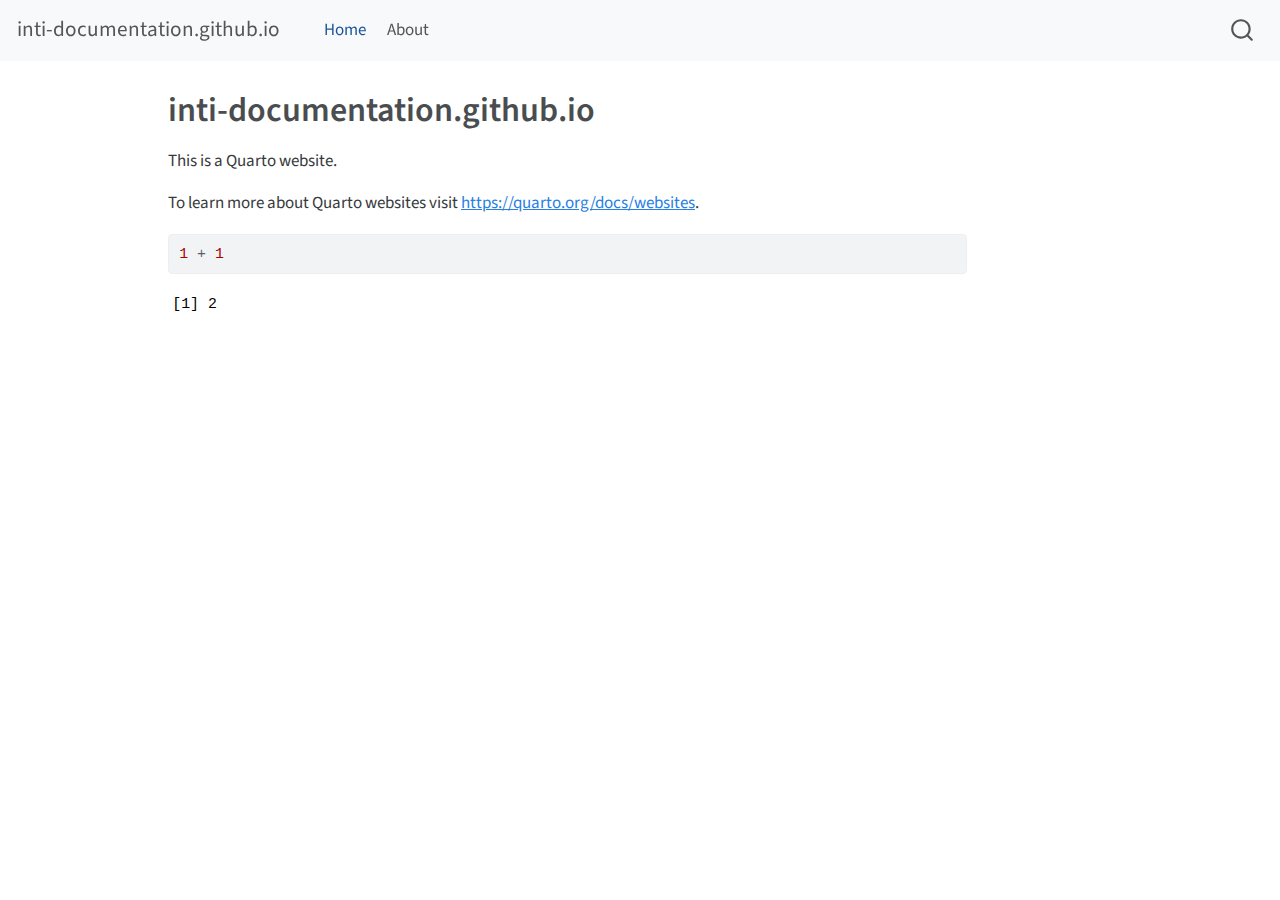
<file: _site/index.html>
<!DOCTYPE html>
<html xmlns="http://www.w3.org/1999/xhtml" lang="en" xml:lang="en"><head>

<meta charset="utf-8">
<meta name="generator" content="quarto-1.3.450">

<meta name="viewport" content="width=device-width, initial-scale=1.0, user-scalable=yes">


<title>inti-documentation.github.io</title>
<style>
code{white-space: pre-wrap;}
span.smallcaps{font-variant: small-caps;}
div.columns{display: flex; gap: min(4vw, 1.5em);}
div.column{flex: auto; overflow-x: auto;}
div.hanging-indent{margin-left: 1.5em; text-indent: -1.5em;}
ul.task-list{list-style: none;}
ul.task-list li input[type="checkbox"] {
  width: 0.8em;
  margin: 0 0.8em 0.2em -1em; /* quarto-specific, see https://github.com/quarto-dev/quarto-cli/issues/4556 */ 
  vertical-align: middle;
}
/* CSS for syntax highlighting */
pre > code.sourceCode { white-space: pre; position: relative; }
pre > code.sourceCode > span { display: inline-block; line-height: 1.25; }
pre > code.sourceCode > span:empty { height: 1.2em; }
.sourceCode { overflow: visible; }
code.sourceCode > span { color: inherit; text-decoration: inherit; }
div.sourceCode { margin: 1em 0; }
pre.sourceCode { margin: 0; }
@media screen {
div.sourceCode { overflow: auto; }
}
@media print {
pre > code.sourceCode { white-space: pre-wrap; }
pre > code.sourceCode > span { text-indent: -5em; padding-left: 5em; }
}
pre.numberSource code
  { counter-reset: source-line 0; }
pre.numberSource code > span
  { position: relative; left: -4em; counter-increment: source-line; }
pre.numberSource code > span > a:first-child::before
  { content: counter(source-line);
    position: relative; left: -1em; text-align: right; vertical-align: baseline;
    border: none; display: inline-block;
    -webkit-touch-callout: none; -webkit-user-select: none;
    -khtml-user-select: none; -moz-user-select: none;
    -ms-user-select: none; user-select: none;
    padding: 0 4px; width: 4em;
  }
pre.numberSource { margin-left: 3em;  padding-left: 4px; }
div.sourceCode
  {   }
@media screen {
pre > code.sourceCode > span > a:first-child::before { text-decoration: underline; }
}
</style>


<script src="site_libs/quarto-nav/quarto-nav.js"></script>
<script src="site_libs/quarto-nav/headroom.min.js"></script>
<script src="site_libs/clipboard/clipboard.min.js"></script>
<script src="site_libs/quarto-search/autocomplete.umd.js"></script>
<script src="site_libs/quarto-search/fuse.min.js"></script>
<script src="site_libs/quarto-search/quarto-search.js"></script>
<meta name="quarto:offset" content="./">
<script src="site_libs/quarto-html/quarto.js"></script>
<script src="site_libs/quarto-html/popper.min.js"></script>
<script src="site_libs/quarto-html/tippy.umd.min.js"></script>
<script src="site_libs/quarto-html/anchor.min.js"></script>
<link href="site_libs/quarto-html/tippy.css" rel="stylesheet">
<link href="site_libs/quarto-html/quarto-syntax-highlighting.css" rel="stylesheet" id="quarto-text-highlighting-styles">
<script src="site_libs/bootstrap/bootstrap.min.js"></script>
<link href="site_libs/bootstrap/bootstrap-icons.css" rel="stylesheet">
<link href="site_libs/bootstrap/bootstrap.min.css" rel="stylesheet" id="quarto-bootstrap" data-mode="light">
<script id="quarto-search-options" type="application/json">{
  "location": "navbar",
  "copy-button": false,
  "collapse-after": 3,
  "panel-placement": "end",
  "type": "overlay",
  "limit": 20,
  "language": {
    "search-no-results-text": "No results",
    "search-matching-documents-text": "matching documents",
    "search-copy-link-title": "Copy link to search",
    "search-hide-matches-text": "Hide additional matches",
    "search-more-match-text": "more match in this document",
    "search-more-matches-text": "more matches in this document",
    "search-clear-button-title": "Clear",
    "search-detached-cancel-button-title": "Cancel",
    "search-submit-button-title": "Submit",
    "search-label": "Search"
  }
}</script>


<link rel="stylesheet" href="styles.css">
</head>

<body class="nav-fixed">

<div id="quarto-search-results"></div>
  <header id="quarto-header" class="headroom fixed-top">
    <nav class="navbar navbar-expand-lg navbar-dark ">
      <div class="navbar-container container-fluid">
      <div class="navbar-brand-container">
    <a class="navbar-brand" href="./index.html">
    <span class="navbar-title">inti-documentation.github.io</span>
    </a>
  </div>
            <div id="quarto-search" class="" title="Search"></div>
          <button class="navbar-toggler" type="button" data-bs-toggle="collapse" data-bs-target="#navbarCollapse" aria-controls="navbarCollapse" aria-expanded="false" aria-label="Toggle navigation" onclick="if (window.quartoToggleHeadroom) { window.quartoToggleHeadroom(); }">
  <span class="navbar-toggler-icon"></span>
</button>
          <div class="collapse navbar-collapse" id="navbarCollapse">
            <ul class="navbar-nav navbar-nav-scroll me-auto">
  <li class="nav-item">
    <a class="nav-link active" href="./index.html" rel="" target="" aria-current="page">
 <span class="menu-text">Home</span></a>
  </li>  
  <li class="nav-item">
    <a class="nav-link" href="./about.html" rel="" target="">
 <span class="menu-text">About</span></a>
  </li>  
</ul>
            <div class="quarto-navbar-tools ms-auto">
</div>
          </div> <!-- /navcollapse -->
      </div> <!-- /container-fluid -->
    </nav>
</header>
<!-- content -->
<div id="quarto-content" class="quarto-container page-columns page-rows-contents page-layout-article page-navbar">
<!-- sidebar -->
<!-- margin-sidebar -->
    <div id="quarto-margin-sidebar" class="sidebar margin-sidebar">
        
    </div>
<!-- main -->
<main class="content" id="quarto-document-content">

<header id="title-block-header" class="quarto-title-block default">
<div class="quarto-title">
<h1 class="title">inti-documentation.github.io</h1>
</div>



<div class="quarto-title-meta">

    
  
    
  </div>
  

</header>

<p>This is a Quarto website.</p>
<p>To learn more about Quarto websites visit <a href="https://quarto.org/docs/websites" class="uri">https://quarto.org/docs/websites</a>.</p>
<div class="cell">
<div class="sourceCode cell-code" id="cb1"><pre class="sourceCode r code-with-copy"><code class="sourceCode r"><span id="cb1-1"><a href="#cb1-1" aria-hidden="true" tabindex="-1"></a><span class="dv">1</span> <span class="sc">+</span> <span class="dv">1</span></span></code><button title="Copy to Clipboard" class="code-copy-button"><i class="bi"></i></button></pre></div>
<div class="cell-output cell-output-stdout">
<pre><code>[1] 2</code></pre>
</div>
</div>



</main> <!-- /main -->
<script id="quarto-html-after-body" type="application/javascript">
window.document.addEventListener("DOMContentLoaded", function (event) {
  const toggleBodyColorMode = (bsSheetEl) => {
    const mode = bsSheetEl.getAttribute("data-mode");
    const bodyEl = window.document.querySelector("body");
    if (mode === "dark") {
      bodyEl.classList.add("quarto-dark");
      bodyEl.classList.remove("quarto-light");
    } else {
      bodyEl.classList.add("quarto-light");
      bodyEl.classList.remove("quarto-dark");
    }
  }
  const toggleBodyColorPrimary = () => {
    const bsSheetEl = window.document.querySelector("link#quarto-bootstrap");
    if (bsSheetEl) {
      toggleBodyColorMode(bsSheetEl);
    }
  }
  toggleBodyColorPrimary();  
  const icon = "";
  const anchorJS = new window.AnchorJS();
  anchorJS.options = {
    placement: 'right',
    icon: icon
  };
  anchorJS.add('.anchored');
  const isCodeAnnotation = (el) => {
    for (const clz of el.classList) {
      if (clz.startsWith('code-annotation-')) {                     
        return true;
      }
    }
    return false;
  }
  const clipboard = new window.ClipboardJS('.code-copy-button', {
    text: function(trigger) {
      const codeEl = trigger.previousElementSibling.cloneNode(true);
      for (const childEl of codeEl.children) {
        if (isCodeAnnotation(childEl)) {
          childEl.remove();
        }
      }
      return codeEl.innerText;
    }
  });
  clipboard.on('success', function(e) {
    // button target
    const button = e.trigger;
    // don't keep focus
    button.blur();
    // flash "checked"
    button.classList.add('code-copy-button-checked');
    var currentTitle = button.getAttribute("title");
    button.setAttribute("title", "Copied!");
    let tooltip;
    if (window.bootstrap) {
      button.setAttribute("data-bs-toggle", "tooltip");
      button.setAttribute("data-bs-placement", "left");
      button.setAttribute("data-bs-title", "Copied!");
      tooltip = new bootstrap.Tooltip(button, 
        { trigger: "manual", 
          customClass: "code-copy-button-tooltip",
          offset: [0, -8]});
      tooltip.show();    
    }
    setTimeout(function() {
      if (tooltip) {
        tooltip.hide();
        button.removeAttribute("data-bs-title");
        button.removeAttribute("data-bs-toggle");
        button.removeAttribute("data-bs-placement");
      }
      button.setAttribute("title", currentTitle);
      button.classList.remove('code-copy-button-checked');
    }, 1000);
    // clear code selection
    e.clearSelection();
  });
  function tippyHover(el, contentFn) {
    const config = {
      allowHTML: true,
      content: contentFn,
      maxWidth: 500,
      delay: 100,
      arrow: false,
      appendTo: function(el) {
          return el.parentElement;
      },
      interactive: true,
      interactiveBorder: 10,
      theme: 'quarto',
      placement: 'bottom-start'
    };
    window.tippy(el, config); 
  }
  const noterefs = window.document.querySelectorAll('a[role="doc-noteref"]');
  for (var i=0; i<noterefs.length; i++) {
    const ref = noterefs[i];
    tippyHover(ref, function() {
      // use id or data attribute instead here
      let href = ref.getAttribute('data-footnote-href') || ref.getAttribute('href');
      try { href = new URL(href).hash; } catch {}
      const id = href.replace(/^#\/?/, "");
      const note = window.document.getElementById(id);
      return note.innerHTML;
    });
  }
      let selectedAnnoteEl;
      const selectorForAnnotation = ( cell, annotation) => {
        let cellAttr = 'data-code-cell="' + cell + '"';
        let lineAttr = 'data-code-annotation="' +  annotation + '"';
        const selector = 'span[' + cellAttr + '][' + lineAttr + ']';
        return selector;
      }
      const selectCodeLines = (annoteEl) => {
        const doc = window.document;
        const targetCell = annoteEl.getAttribute("data-target-cell");
        const targetAnnotation = annoteEl.getAttribute("data-target-annotation");
        const annoteSpan = window.document.querySelector(selectorForAnnotation(targetCell, targetAnnotation));
        const lines = annoteSpan.getAttribute("data-code-lines").split(",");
        const lineIds = lines.map((line) => {
          return targetCell + "-" + line;
        })
        let top = null;
        let height = null;
        let parent = null;
        if (lineIds.length > 0) {
            //compute the position of the single el (top and bottom and make a div)
            const el = window.document.getElementById(lineIds[0]);
            top = el.offsetTop;
            height = el.offsetHeight;
            parent = el.parentElement.parentElement;
          if (lineIds.length > 1) {
            const lastEl = window.document.getElementById(lineIds[lineIds.length - 1]);
            const bottom = lastEl.offsetTop + lastEl.offsetHeight;
            height = bottom - top;
          }
          if (top !== null && height !== null && parent !== null) {
            // cook up a div (if necessary) and position it 
            let div = window.document.getElementById("code-annotation-line-highlight");
            if (div === null) {
              div = window.document.createElement("div");
              div.setAttribute("id", "code-annotation-line-highlight");
              div.style.position = 'absolute';
              parent.appendChild(div);
            }
            div.style.top = top - 2 + "px";
            div.style.height = height + 4 + "px";
            let gutterDiv = window.document.getElementById("code-annotation-line-highlight-gutter");
            if (gutterDiv === null) {
              gutterDiv = window.document.createElement("div");
              gutterDiv.setAttribute("id", "code-annotation-line-highlight-gutter");
              gutterDiv.style.position = 'absolute';
              const codeCell = window.document.getElementById(targetCell);
              const gutter = codeCell.querySelector('.code-annotation-gutter');
              gutter.appendChild(gutterDiv);
            }
            gutterDiv.style.top = top - 2 + "px";
            gutterDiv.style.height = height + 4 + "px";
          }
          selectedAnnoteEl = annoteEl;
        }
      };
      const unselectCodeLines = () => {
        const elementsIds = ["code-annotation-line-highlight", "code-annotation-line-highlight-gutter"];
        elementsIds.forEach((elId) => {
          const div = window.document.getElementById(elId);
          if (div) {
            div.remove();
          }
        });
        selectedAnnoteEl = undefined;
      };
      // Attach click handler to the DT
      const annoteDls = window.document.querySelectorAll('dt[data-target-cell]');
      for (const annoteDlNode of annoteDls) {
        annoteDlNode.addEventListener('click', (event) => {
          const clickedEl = event.target;
          if (clickedEl !== selectedAnnoteEl) {
            unselectCodeLines();
            const activeEl = window.document.querySelector('dt[data-target-cell].code-annotation-active');
            if (activeEl) {
              activeEl.classList.remove('code-annotation-active');
            }
            selectCodeLines(clickedEl);
            clickedEl.classList.add('code-annotation-active');
          } else {
            // Unselect the line
            unselectCodeLines();
            clickedEl.classList.remove('code-annotation-active');
          }
        });
      }
  const findCites = (el) => {
    const parentEl = el.parentElement;
    if (parentEl) {
      const cites = parentEl.dataset.cites;
      if (cites) {
        return {
          el,
          cites: cites.split(' ')
        };
      } else {
        return findCites(el.parentElement)
      }
    } else {
      return undefined;
    }
  };
  var bibliorefs = window.document.querySelectorAll('a[role="doc-biblioref"]');
  for (var i=0; i<bibliorefs.length; i++) {
    const ref = bibliorefs[i];
    const citeInfo = findCites(ref);
    if (citeInfo) {
      tippyHover(citeInfo.el, function() {
        var popup = window.document.createElement('div');
        citeInfo.cites.forEach(function(cite) {
          var citeDiv = window.document.createElement('div');
          citeDiv.classList.add('hanging-indent');
          citeDiv.classList.add('csl-entry');
          var biblioDiv = window.document.getElementById('ref-' + cite);
          if (biblioDiv) {
            citeDiv.innerHTML = biblioDiv.innerHTML;
          }
          popup.appendChild(citeDiv);
        });
        return popup.innerHTML;
      });
    }
  }
});
</script>
</div> <!-- /content -->



</body></html>
</file>
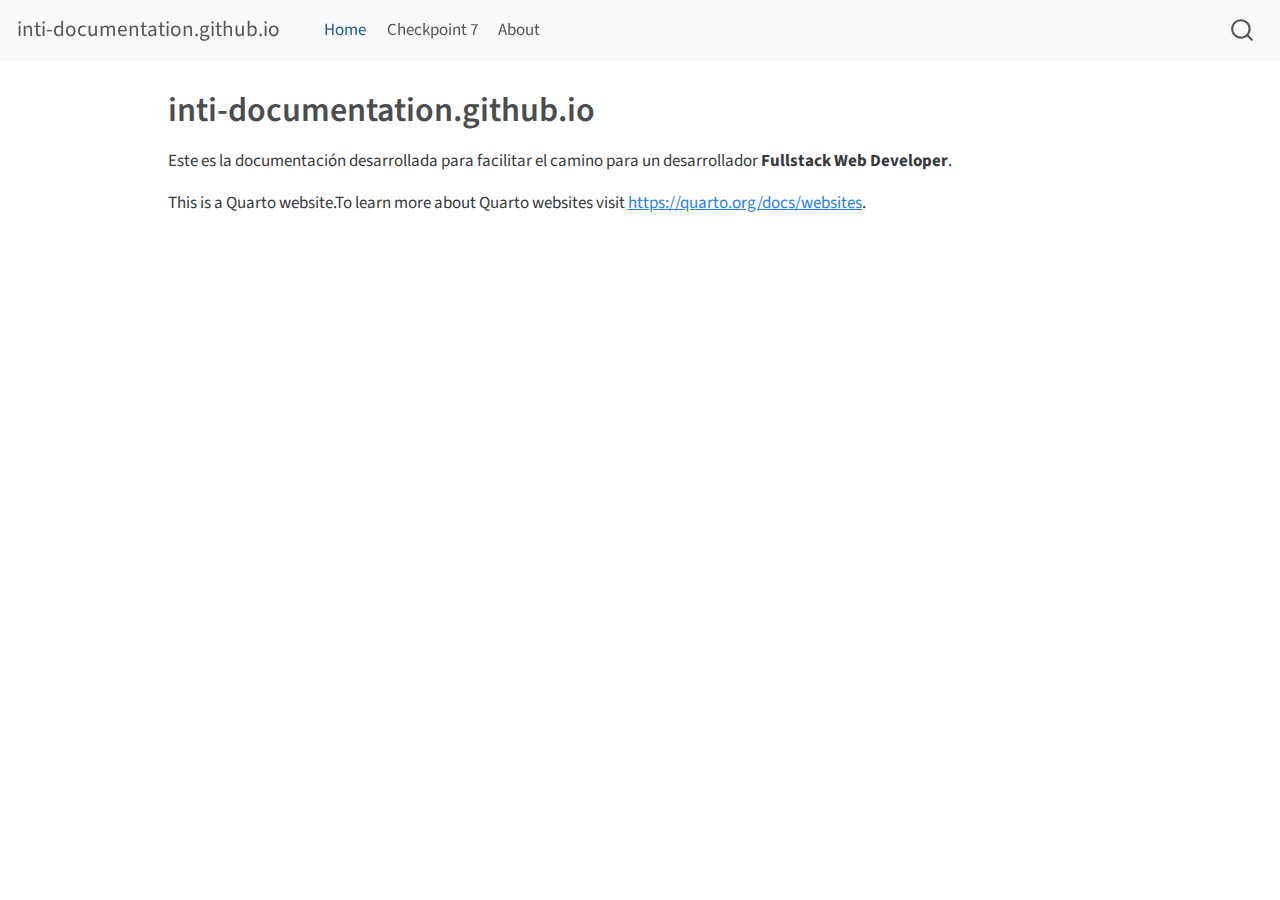
<file: docs/index.html>
<!DOCTYPE html>
<html xmlns="http://www.w3.org/1999/xhtml" lang="en" xml:lang="en"><head>

<meta charset="utf-8">
<meta name="generator" content="quarto-1.3.450">

<meta name="viewport" content="width=device-width, initial-scale=1.0, user-scalable=yes">


<title>inti-documentation.github.io</title>
<style>
code{white-space: pre-wrap;}
span.smallcaps{font-variant: small-caps;}
div.columns{display: flex; gap: min(4vw, 1.5em);}
div.column{flex: auto; overflow-x: auto;}
div.hanging-indent{margin-left: 1.5em; text-indent: -1.5em;}
ul.task-list{list-style: none;}
ul.task-list li input[type="checkbox"] {
  width: 0.8em;
  margin: 0 0.8em 0.2em -1em; /* quarto-specific, see https://github.com/quarto-dev/quarto-cli/issues/4556 */ 
  vertical-align: middle;
}
</style>


<script src="site_libs/quarto-nav/quarto-nav.js"></script>
<script src="site_libs/quarto-nav/headroom.min.js"></script>
<script src="site_libs/clipboard/clipboard.min.js"></script>
<script src="site_libs/quarto-search/autocomplete.umd.js"></script>
<script src="site_libs/quarto-search/fuse.min.js"></script>
<script src="site_libs/quarto-search/quarto-search.js"></script>
<meta name="quarto:offset" content="./">
<script src="site_libs/quarto-html/quarto.js"></script>
<script src="site_libs/quarto-html/popper.min.js"></script>
<script src="site_libs/quarto-html/tippy.umd.min.js"></script>
<script src="site_libs/quarto-html/anchor.min.js"></script>
<link href="site_libs/quarto-html/tippy.css" rel="stylesheet">
<link href="site_libs/quarto-html/quarto-syntax-highlighting.css" rel="stylesheet" id="quarto-text-highlighting-styles">
<script src="site_libs/bootstrap/bootstrap.min.js"></script>
<link href="site_libs/bootstrap/bootstrap-icons.css" rel="stylesheet">
<link href="site_libs/bootstrap/bootstrap.min.css" rel="stylesheet" id="quarto-bootstrap" data-mode="light">
<script id="quarto-search-options" type="application/json">{
  "location": "navbar",
  "copy-button": false,
  "collapse-after": 3,
  "panel-placement": "end",
  "type": "overlay",
  "limit": 20,
  "language": {
    "search-no-results-text": "No results",
    "search-matching-documents-text": "matching documents",
    "search-copy-link-title": "Copy link to search",
    "search-hide-matches-text": "Hide additional matches",
    "search-more-match-text": "more match in this document",
    "search-more-matches-text": "more matches in this document",
    "search-clear-button-title": "Clear",
    "search-detached-cancel-button-title": "Cancel",
    "search-submit-button-title": "Submit",
    "search-label": "Search"
  }
}</script>


<link rel="stylesheet" href="styles.css">
</head>

<body class="nav-fixed">

<div id="quarto-search-results"></div>
  <header id="quarto-header" class="headroom fixed-top">
    <nav class="navbar navbar-expand-lg navbar-dark ">
      <div class="navbar-container container-fluid">
      <div class="navbar-brand-container">
    <a class="navbar-brand" href="./index.html">
    <span class="navbar-title">inti-documentation.github.io</span>
    </a>
  </div>
            <div id="quarto-search" class="" title="Search"></div>
          <button class="navbar-toggler" type="button" data-bs-toggle="collapse" data-bs-target="#navbarCollapse" aria-controls="navbarCollapse" aria-expanded="false" aria-label="Toggle navigation" onclick="if (window.quartoToggleHeadroom) { window.quartoToggleHeadroom(); }">
  <span class="navbar-toggler-icon"></span>
</button>
          <div class="collapse navbar-collapse" id="navbarCollapse">
            <ul class="navbar-nav navbar-nav-scroll me-auto">
  <li class="nav-item">
    <a class="nav-link active" href="./index.html" rel="" target="" aria-current="page">
 <span class="menu-text">Home</span></a>
  </li>  
  <li class="nav-item">
    <a class="nav-link" href="./checkpoint7.html" rel="" target="">
 <span class="menu-text">Checkpoint 7</span></a>
  </li>  
  <li class="nav-item">
    <a class="nav-link" href="./about.html" rel="" target="">
 <span class="menu-text">About</span></a>
  </li>  
</ul>
            <div class="quarto-navbar-tools ms-auto">
</div>
          </div> <!-- /navcollapse -->
      </div> <!-- /container-fluid -->
    </nav>
</header>
<!-- content -->
<div id="quarto-content" class="quarto-container page-columns page-rows-contents page-layout-article page-navbar">
<!-- sidebar -->
<!-- margin-sidebar -->
    <div id="quarto-margin-sidebar" class="sidebar margin-sidebar">
        
    </div>
<!-- main -->
<main class="content" id="quarto-document-content">

<header id="title-block-header" class="quarto-title-block default">
<div class="quarto-title">
<h1 class="title">inti-documentation.github.io</h1>
</div>



<div class="quarto-title-meta">

    
  
    
  </div>
  

</header>

<p>Este es la documentación desarrollada para facilitar el camino para un desarrollador <strong>Fullstack Web Developer</strong>.</p>
<p>This is a Quarto website.To learn more about Quarto websites visit <a href="https://quarto.org/docs/websites" class="uri">https://quarto.org/docs/websites</a>.</p>



</main> <!-- /main -->
<script id="quarto-html-after-body" type="application/javascript">
window.document.addEventListener("DOMContentLoaded", function (event) {
  const toggleBodyColorMode = (bsSheetEl) => {
    const mode = bsSheetEl.getAttribute("data-mode");
    const bodyEl = window.document.querySelector("body");
    if (mode === "dark") {
      bodyEl.classList.add("quarto-dark");
      bodyEl.classList.remove("quarto-light");
    } else {
      bodyEl.classList.add("quarto-light");
      bodyEl.classList.remove("quarto-dark");
    }
  }
  const toggleBodyColorPrimary = () => {
    const bsSheetEl = window.document.querySelector("link#quarto-bootstrap");
    if (bsSheetEl) {
      toggleBodyColorMode(bsSheetEl);
    }
  }
  toggleBodyColorPrimary();  
  const icon = "";
  const anchorJS = new window.AnchorJS();
  anchorJS.options = {
    placement: 'right',
    icon: icon
  };
  anchorJS.add('.anchored');
  const isCodeAnnotation = (el) => {
    for (const clz of el.classList) {
      if (clz.startsWith('code-annotation-')) {                     
        return true;
      }
    }
    return false;
  }
  const clipboard = new window.ClipboardJS('.code-copy-button', {
    text: function(trigger) {
      const codeEl = trigger.previousElementSibling.cloneNode(true);
      for (const childEl of codeEl.children) {
        if (isCodeAnnotation(childEl)) {
          childEl.remove();
        }
      }
      return codeEl.innerText;
    }
  });
  clipboard.on('success', function(e) {
    // button target
    const button = e.trigger;
    // don't keep focus
    button.blur();
    // flash "checked"
    button.classList.add('code-copy-button-checked');
    var currentTitle = button.getAttribute("title");
    button.setAttribute("title", "Copied!");
    let tooltip;
    if (window.bootstrap) {
      button.setAttribute("data-bs-toggle", "tooltip");
      button.setAttribute("data-bs-placement", "left");
      button.setAttribute("data-bs-title", "Copied!");
      tooltip = new bootstrap.Tooltip(button, 
        { trigger: "manual", 
          customClass: "code-copy-button-tooltip",
          offset: [0, -8]});
      tooltip.show();    
    }
    setTimeout(function() {
      if (tooltip) {
        tooltip.hide();
        button.removeAttribute("data-bs-title");
        button.removeAttribute("data-bs-toggle");
        button.removeAttribute("data-bs-placement");
      }
      button.setAttribute("title", currentTitle);
      button.classList.remove('code-copy-button-checked');
    }, 1000);
    // clear code selection
    e.clearSelection();
  });
  function tippyHover(el, contentFn) {
    const config = {
      allowHTML: true,
      content: contentFn,
      maxWidth: 500,
      delay: 100,
      arrow: false,
      appendTo: function(el) {
          return el.parentElement;
      },
      interactive: true,
      interactiveBorder: 10,
      theme: 'quarto',
      placement: 'bottom-start'
    };
    window.tippy(el, config); 
  }
  const noterefs = window.document.querySelectorAll('a[role="doc-noteref"]');
  for (var i=0; i<noterefs.length; i++) {
    const ref = noterefs[i];
    tippyHover(ref, function() {
      // use id or data attribute instead here
      let href = ref.getAttribute('data-footnote-href') || ref.getAttribute('href');
      try { href = new URL(href).hash; } catch {}
      const id = href.replace(/^#\/?/, "");
      const note = window.document.getElementById(id);
      return note.innerHTML;
    });
  }
      let selectedAnnoteEl;
      const selectorForAnnotation = ( cell, annotation) => {
        let cellAttr = 'data-code-cell="' + cell + '"';
        let lineAttr = 'data-code-annotation="' +  annotation + '"';
        const selector = 'span[' + cellAttr + '][' + lineAttr + ']';
        return selector;
      }
      const selectCodeLines = (annoteEl) => {
        const doc = window.document;
        const targetCell = annoteEl.getAttribute("data-target-cell");
        const targetAnnotation = annoteEl.getAttribute("data-target-annotation");
        const annoteSpan = window.document.querySelector(selectorForAnnotation(targetCell, targetAnnotation));
        const lines = annoteSpan.getAttribute("data-code-lines").split(",");
        const lineIds = lines.map((line) => {
          return targetCell + "-" + line;
        })
        let top = null;
        let height = null;
        let parent = null;
        if (lineIds.length > 0) {
            //compute the position of the single el (top and bottom and make a div)
            const el = window.document.getElementById(lineIds[0]);
            top = el.offsetTop;
            height = el.offsetHeight;
            parent = el.parentElement.parentElement;
          if (lineIds.length > 1) {
            const lastEl = window.document.getElementById(lineIds[lineIds.length - 1]);
            const bottom = lastEl.offsetTop + lastEl.offsetHeight;
            height = bottom - top;
          }
          if (top !== null && height !== null && parent !== null) {
            // cook up a div (if necessary) and position it 
            let div = window.document.getElementById("code-annotation-line-highlight");
            if (div === null) {
              div = window.document.createElement("div");
              div.setAttribute("id", "code-annotation-line-highlight");
              div.style.position = 'absolute';
              parent.appendChild(div);
            }
            div.style.top = top - 2 + "px";
            div.style.height = height + 4 + "px";
            let gutterDiv = window.document.getElementById("code-annotation-line-highlight-gutter");
            if (gutterDiv === null) {
              gutterDiv = window.document.createElement("div");
              gutterDiv.setAttribute("id", "code-annotation-line-highlight-gutter");
              gutterDiv.style.position = 'absolute';
              const codeCell = window.document.getElementById(targetCell);
              const gutter = codeCell.querySelector('.code-annotation-gutter');
              gutter.appendChild(gutterDiv);
            }
            gutterDiv.style.top = top - 2 + "px";
            gutterDiv.style.height = height + 4 + "px";
          }
          selectedAnnoteEl = annoteEl;
        }
      };
      const unselectCodeLines = () => {
        const elementsIds = ["code-annotation-line-highlight", "code-annotation-line-highlight-gutter"];
        elementsIds.forEach((elId) => {
          const div = window.document.getElementById(elId);
          if (div) {
            div.remove();
          }
        });
        selectedAnnoteEl = undefined;
      };
      // Attach click handler to the DT
      const annoteDls = window.document.querySelectorAll('dt[data-target-cell]');
      for (const annoteDlNode of annoteDls) {
        annoteDlNode.addEventListener('click', (event) => {
          const clickedEl = event.target;
          if (clickedEl !== selectedAnnoteEl) {
            unselectCodeLines();
            const activeEl = window.document.querySelector('dt[data-target-cell].code-annotation-active');
            if (activeEl) {
              activeEl.classList.remove('code-annotation-active');
            }
            selectCodeLines(clickedEl);
            clickedEl.classList.add('code-annotation-active');
          } else {
            // Unselect the line
            unselectCodeLines();
            clickedEl.classList.remove('code-annotation-active');
          }
        });
      }
  const findCites = (el) => {
    const parentEl = el.parentElement;
    if (parentEl) {
      const cites = parentEl.dataset.cites;
      if (cites) {
        return {
          el,
          cites: cites.split(' ')
        };
      } else {
        return findCites(el.parentElement)
      }
    } else {
      return undefined;
    }
  };
  var bibliorefs = window.document.querySelectorAll('a[role="doc-biblioref"]');
  for (var i=0; i<bibliorefs.length; i++) {
    const ref = bibliorefs[i];
    const citeInfo = findCites(ref);
    if (citeInfo) {
      tippyHover(citeInfo.el, function() {
        var popup = window.document.createElement('div');
        citeInfo.cites.forEach(function(cite) {
          var citeDiv = window.document.createElement('div');
          citeDiv.classList.add('hanging-indent');
          citeDiv.classList.add('csl-entry');
          var biblioDiv = window.document.getElementById('ref-' + cite);
          if (biblioDiv) {
            citeDiv.innerHTML = biblioDiv.innerHTML;
          }
          popup.appendChild(citeDiv);
        });
        return popup.innerHTML;
      });
    }
  }
});
</script>
</div> <!-- /content -->



</body></html>
</file>
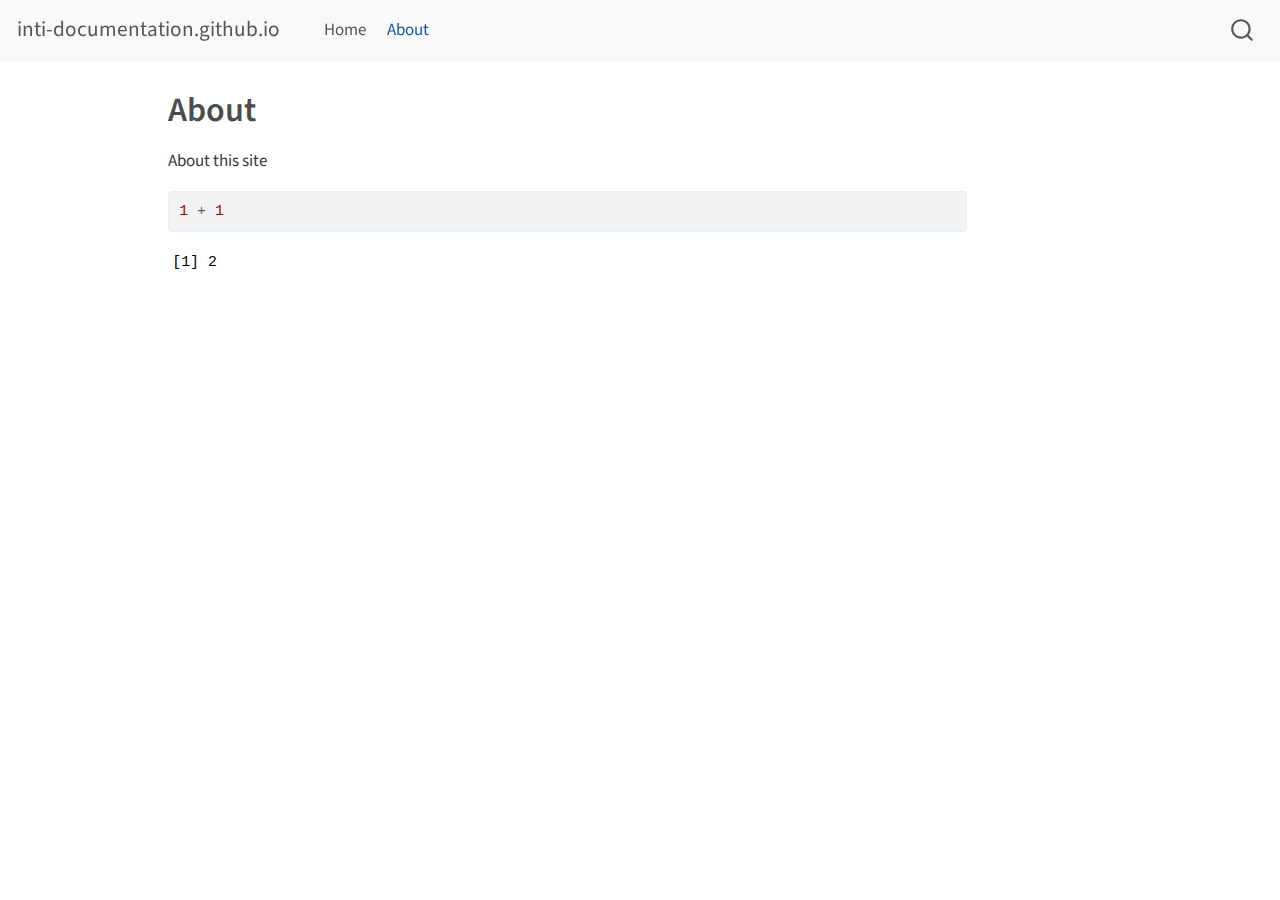
<file: _site/about.html>
<!DOCTYPE html>
<html xmlns="http://www.w3.org/1999/xhtml" lang="en" xml:lang="en"><head>

<meta charset="utf-8">
<meta name="generator" content="quarto-1.3.450">

<meta name="viewport" content="width=device-width, initial-scale=1.0, user-scalable=yes">


<title>inti-documentation.github.io - About</title>
<style>
code{white-space: pre-wrap;}
span.smallcaps{font-variant: small-caps;}
div.columns{display: flex; gap: min(4vw, 1.5em);}
div.column{flex: auto; overflow-x: auto;}
div.hanging-indent{margin-left: 1.5em; text-indent: -1.5em;}
ul.task-list{list-style: none;}
ul.task-list li input[type="checkbox"] {
  width: 0.8em;
  margin: 0 0.8em 0.2em -1em; /* quarto-specific, see https://github.com/quarto-dev/quarto-cli/issues/4556 */ 
  vertical-align: middle;
}
/* CSS for syntax highlighting */
pre > code.sourceCode { white-space: pre; position: relative; }
pre > code.sourceCode > span { display: inline-block; line-height: 1.25; }
pre > code.sourceCode > span:empty { height: 1.2em; }
.sourceCode { overflow: visible; }
code.sourceCode > span { color: inherit; text-decoration: inherit; }
div.sourceCode { margin: 1em 0; }
pre.sourceCode { margin: 0; }
@media screen {
div.sourceCode { overflow: auto; }
}
@media print {
pre > code.sourceCode { white-space: pre-wrap; }
pre > code.sourceCode > span { text-indent: -5em; padding-left: 5em; }
}
pre.numberSource code
  { counter-reset: source-line 0; }
pre.numberSource code > span
  { position: relative; left: -4em; counter-increment: source-line; }
pre.numberSource code > span > a:first-child::before
  { content: counter(source-line);
    position: relative; left: -1em; text-align: right; vertical-align: baseline;
    border: none; display: inline-block;
    -webkit-touch-callout: none; -webkit-user-select: none;
    -khtml-user-select: none; -moz-user-select: none;
    -ms-user-select: none; user-select: none;
    padding: 0 4px; width: 4em;
  }
pre.numberSource { margin-left: 3em;  padding-left: 4px; }
div.sourceCode
  {   }
@media screen {
pre > code.sourceCode > span > a:first-child::before { text-decoration: underline; }
}
</style>


<script src="site_libs/quarto-nav/quarto-nav.js"></script>
<script src="site_libs/quarto-nav/headroom.min.js"></script>
<script src="site_libs/clipboard/clipboard.min.js"></script>
<script src="site_libs/quarto-search/autocomplete.umd.js"></script>
<script src="site_libs/quarto-search/fuse.min.js"></script>
<script src="site_libs/quarto-search/quarto-search.js"></script>
<meta name="quarto:offset" content="./">
<script src="site_libs/quarto-html/quarto.js"></script>
<script src="site_libs/quarto-html/popper.min.js"></script>
<script src="site_libs/quarto-html/tippy.umd.min.js"></script>
<script src="site_libs/quarto-html/anchor.min.js"></script>
<link href="site_libs/quarto-html/tippy.css" rel="stylesheet">
<link href="site_libs/quarto-html/quarto-syntax-highlighting.css" rel="stylesheet" id="quarto-text-highlighting-styles">
<script src="site_libs/bootstrap/bootstrap.min.js"></script>
<link href="site_libs/bootstrap/bootstrap-icons.css" rel="stylesheet">
<link href="site_libs/bootstrap/bootstrap.min.css" rel="stylesheet" id="quarto-bootstrap" data-mode="light">
<script id="quarto-search-options" type="application/json">{
  "location": "navbar",
  "copy-button": false,
  "collapse-after": 3,
  "panel-placement": "end",
  "type": "overlay",
  "limit": 20,
  "language": {
    "search-no-results-text": "No results",
    "search-matching-documents-text": "matching documents",
    "search-copy-link-title": "Copy link to search",
    "search-hide-matches-text": "Hide additional matches",
    "search-more-match-text": "more match in this document",
    "search-more-matches-text": "more matches in this document",
    "search-clear-button-title": "Clear",
    "search-detached-cancel-button-title": "Cancel",
    "search-submit-button-title": "Submit",
    "search-label": "Search"
  }
}</script>


<link rel="stylesheet" href="styles.css">
</head>

<body class="nav-fixed">

<div id="quarto-search-results"></div>
  <header id="quarto-header" class="headroom fixed-top">
    <nav class="navbar navbar-expand-lg navbar-dark ">
      <div class="navbar-container container-fluid">
      <div class="navbar-brand-container">
    <a class="navbar-brand" href="./index.html">
    <span class="navbar-title">inti-documentation.github.io</span>
    </a>
  </div>
            <div id="quarto-search" class="" title="Search"></div>
          <button class="navbar-toggler" type="button" data-bs-toggle="collapse" data-bs-target="#navbarCollapse" aria-controls="navbarCollapse" aria-expanded="false" aria-label="Toggle navigation" onclick="if (window.quartoToggleHeadroom) { window.quartoToggleHeadroom(); }">
  <span class="navbar-toggler-icon"></span>
</button>
          <div class="collapse navbar-collapse" id="navbarCollapse">
            <ul class="navbar-nav navbar-nav-scroll me-auto">
  <li class="nav-item">
    <a class="nav-link" href="./index.html" rel="" target="">
 <span class="menu-text">Home</span></a>
  </li>  
  <li class="nav-item">
    <a class="nav-link active" href="./about.html" rel="" target="" aria-current="page">
 <span class="menu-text">About</span></a>
  </li>  
</ul>
            <div class="quarto-navbar-tools ms-auto">
</div>
          </div> <!-- /navcollapse -->
      </div> <!-- /container-fluid -->
    </nav>
</header>
<!-- content -->
<div id="quarto-content" class="quarto-container page-columns page-rows-contents page-layout-article page-navbar">
<!-- sidebar -->
<!-- margin-sidebar -->
    <div id="quarto-margin-sidebar" class="sidebar margin-sidebar">
        
    </div>
<!-- main -->
<main class="content" id="quarto-document-content">

<header id="title-block-header" class="quarto-title-block default">
<div class="quarto-title">
<h1 class="title">About</h1>
</div>



<div class="quarto-title-meta">

    
  
    
  </div>
  

</header>

<p>About this site</p>
<div class="cell">
<div class="sourceCode cell-code" id="cb1"><pre class="sourceCode r code-with-copy"><code class="sourceCode r"><span id="cb1-1"><a href="#cb1-1" aria-hidden="true" tabindex="-1"></a><span class="dv">1</span> <span class="sc">+</span> <span class="dv">1</span></span></code><button title="Copy to Clipboard" class="code-copy-button"><i class="bi"></i></button></pre></div>
<div class="cell-output cell-output-stdout">
<pre><code>[1] 2</code></pre>
</div>
</div>



</main> <!-- /main -->
<script id="quarto-html-after-body" type="application/javascript">
window.document.addEventListener("DOMContentLoaded", function (event) {
  const toggleBodyColorMode = (bsSheetEl) => {
    const mode = bsSheetEl.getAttribute("data-mode");
    const bodyEl = window.document.querySelector("body");
    if (mode === "dark") {
      bodyEl.classList.add("quarto-dark");
      bodyEl.classList.remove("quarto-light");
    } else {
      bodyEl.classList.add("quarto-light");
      bodyEl.classList.remove("quarto-dark");
    }
  }
  const toggleBodyColorPrimary = () => {
    const bsSheetEl = window.document.querySelector("link#quarto-bootstrap");
    if (bsSheetEl) {
      toggleBodyColorMode(bsSheetEl);
    }
  }
  toggleBodyColorPrimary();  
  const icon = "";
  const anchorJS = new window.AnchorJS();
  anchorJS.options = {
    placement: 'right',
    icon: icon
  };
  anchorJS.add('.anchored');
  const isCodeAnnotation = (el) => {
    for (const clz of el.classList) {
      if (clz.startsWith('code-annotation-')) {                     
        return true;
      }
    }
    return false;
  }
  const clipboard = new window.ClipboardJS('.code-copy-button', {
    text: function(trigger) {
      const codeEl = trigger.previousElementSibling.cloneNode(true);
      for (const childEl of codeEl.children) {
        if (isCodeAnnotation(childEl)) {
          childEl.remove();
        }
      }
      return codeEl.innerText;
    }
  });
  clipboard.on('success', function(e) {
    // button target
    const button = e.trigger;
    // don't keep focus
    button.blur();
    // flash "checked"
    button.classList.add('code-copy-button-checked');
    var currentTitle = button.getAttribute("title");
    button.setAttribute("title", "Copied!");
    let tooltip;
    if (window.bootstrap) {
      button.setAttribute("data-bs-toggle", "tooltip");
      button.setAttribute("data-bs-placement", "left");
      button.setAttribute("data-bs-title", "Copied!");
      tooltip = new bootstrap.Tooltip(button, 
        { trigger: "manual", 
          customClass: "code-copy-button-tooltip",
          offset: [0, -8]});
      tooltip.show();    
    }
    setTimeout(function() {
      if (tooltip) {
        tooltip.hide();
        button.removeAttribute("data-bs-title");
        button.removeAttribute("data-bs-toggle");
        button.removeAttribute("data-bs-placement");
      }
      button.setAttribute("title", currentTitle);
      button.classList.remove('code-copy-button-checked');
    }, 1000);
    // clear code selection
    e.clearSelection();
  });
  function tippyHover(el, contentFn) {
    const config = {
      allowHTML: true,
      content: contentFn,
      maxWidth: 500,
      delay: 100,
      arrow: false,
      appendTo: function(el) {
          return el.parentElement;
      },
      interactive: true,
      interactiveBorder: 10,
      theme: 'quarto',
      placement: 'bottom-start'
    };
    window.tippy(el, config); 
  }
  const noterefs = window.document.querySelectorAll('a[role="doc-noteref"]');
  for (var i=0; i<noterefs.length; i++) {
    const ref = noterefs[i];
    tippyHover(ref, function() {
      // use id or data attribute instead here
      let href = ref.getAttribute('data-footnote-href') || ref.getAttribute('href');
      try { href = new URL(href).hash; } catch {}
      const id = href.replace(/^#\/?/, "");
      const note = window.document.getElementById(id);
      return note.innerHTML;
    });
  }
      let selectedAnnoteEl;
      const selectorForAnnotation = ( cell, annotation) => {
        let cellAttr = 'data-code-cell="' + cell + '"';
        let lineAttr = 'data-code-annotation="' +  annotation + '"';
        const selector = 'span[' + cellAttr + '][' + lineAttr + ']';
        return selector;
      }
      const selectCodeLines = (annoteEl) => {
        const doc = window.document;
        const targetCell = annoteEl.getAttribute("data-target-cell");
        const targetAnnotation = annoteEl.getAttribute("data-target-annotation");
        const annoteSpan = window.document.querySelector(selectorForAnnotation(targetCell, targetAnnotation));
        const lines = annoteSpan.getAttribute("data-code-lines").split(",");
        const lineIds = lines.map((line) => {
          return targetCell + "-" + line;
        })
        let top = null;
        let height = null;
        let parent = null;
        if (lineIds.length > 0) {
            //compute the position of the single el (top and bottom and make a div)
            const el = window.document.getElementById(lineIds[0]);
            top = el.offsetTop;
            height = el.offsetHeight;
            parent = el.parentElement.parentElement;
          if (lineIds.length > 1) {
            const lastEl = window.document.getElementById(lineIds[lineIds.length - 1]);
            const bottom = lastEl.offsetTop + lastEl.offsetHeight;
            height = bottom - top;
          }
          if (top !== null && height !== null && parent !== null) {
            // cook up a div (if necessary) and position it 
            let div = window.document.getElementById("code-annotation-line-highlight");
            if (div === null) {
              div = window.document.createElement("div");
              div.setAttribute("id", "code-annotation-line-highlight");
              div.style.position = 'absolute';
              parent.appendChild(div);
            }
            div.style.top = top - 2 + "px";
            div.style.height = height + 4 + "px";
            let gutterDiv = window.document.getElementById("code-annotation-line-highlight-gutter");
            if (gutterDiv === null) {
              gutterDiv = window.document.createElement("div");
              gutterDiv.setAttribute("id", "code-annotation-line-highlight-gutter");
              gutterDiv.style.position = 'absolute';
              const codeCell = window.document.getElementById(targetCell);
              const gutter = codeCell.querySelector('.code-annotation-gutter');
              gutter.appendChild(gutterDiv);
            }
            gutterDiv.style.top = top - 2 + "px";
            gutterDiv.style.height = height + 4 + "px";
          }
          selectedAnnoteEl = annoteEl;
        }
      };
      const unselectCodeLines = () => {
        const elementsIds = ["code-annotation-line-highlight", "code-annotation-line-highlight-gutter"];
        elementsIds.forEach((elId) => {
          const div = window.document.getElementById(elId);
          if (div) {
            div.remove();
          }
        });
        selectedAnnoteEl = undefined;
      };
      // Attach click handler to the DT
      const annoteDls = window.document.querySelectorAll('dt[data-target-cell]');
      for (const annoteDlNode of annoteDls) {
        annoteDlNode.addEventListener('click', (event) => {
          const clickedEl = event.target;
          if (clickedEl !== selectedAnnoteEl) {
            unselectCodeLines();
            const activeEl = window.document.querySelector('dt[data-target-cell].code-annotation-active');
            if (activeEl) {
              activeEl.classList.remove('code-annotation-active');
            }
            selectCodeLines(clickedEl);
            clickedEl.classList.add('code-annotation-active');
          } else {
            // Unselect the line
            unselectCodeLines();
            clickedEl.classList.remove('code-annotation-active');
          }
        });
      }
  const findCites = (el) => {
    const parentEl = el.parentElement;
    if (parentEl) {
      const cites = parentEl.dataset.cites;
      if (cites) {
        return {
          el,
          cites: cites.split(' ')
        };
      } else {
        return findCites(el.parentElement)
      }
    } else {
      return undefined;
    }
  };
  var bibliorefs = window.document.querySelectorAll('a[role="doc-biblioref"]');
  for (var i=0; i<bibliorefs.length; i++) {
    const ref = bibliorefs[i];
    const citeInfo = findCites(ref);
    if (citeInfo) {
      tippyHover(citeInfo.el, function() {
        var popup = window.document.createElement('div');
        citeInfo.cites.forEach(function(cite) {
          var citeDiv = window.document.createElement('div');
          citeDiv.classList.add('hanging-indent');
          citeDiv.classList.add('csl-entry');
          var biblioDiv = window.document.getElementById('ref-' + cite);
          if (biblioDiv) {
            citeDiv.innerHTML = biblioDiv.innerHTML;
          }
          popup.appendChild(citeDiv);
        });
        return popup.innerHTML;
      });
    }
  }
});
</script>
</div> <!-- /content -->



</body></html>
</file>
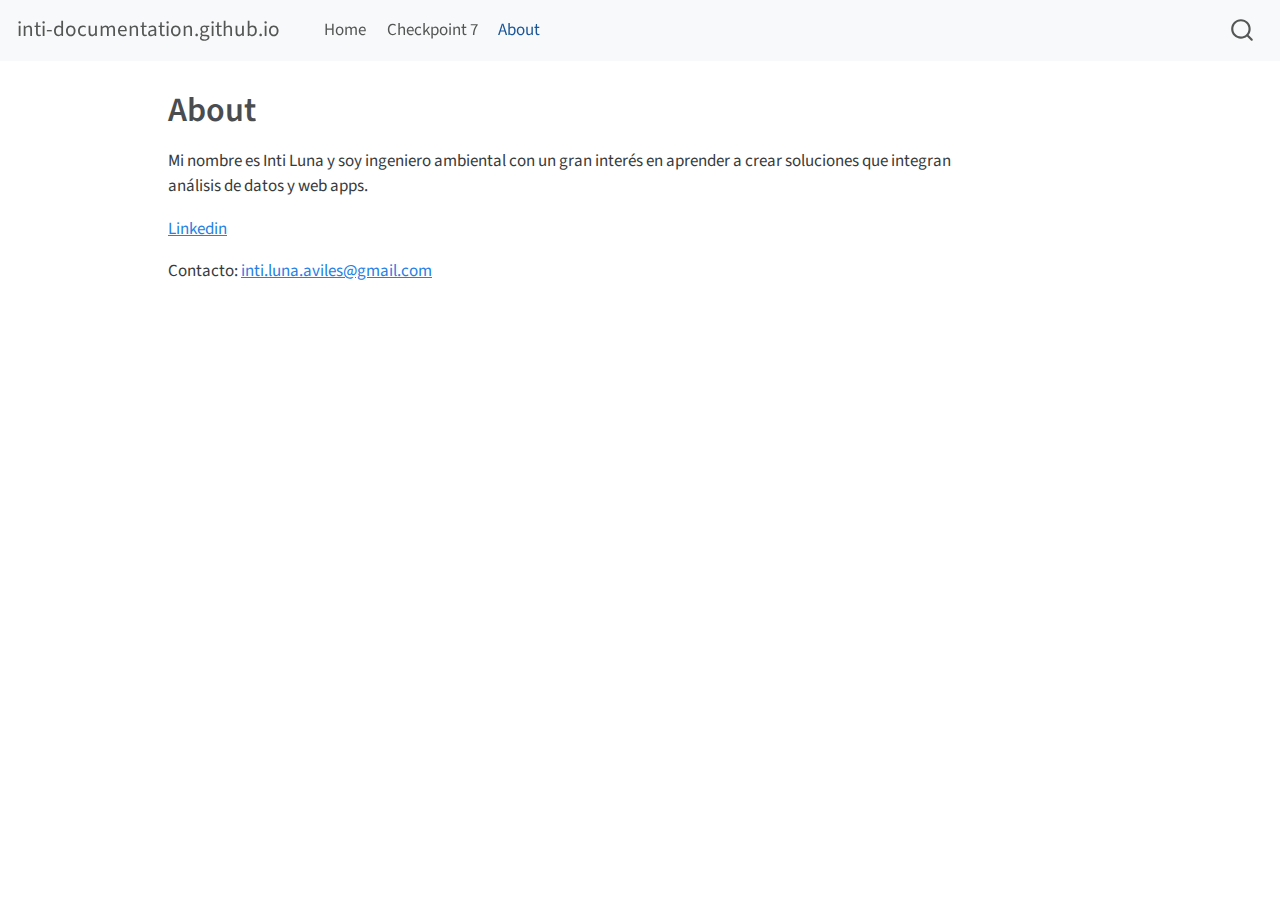
<file: docs/about.html>
<!DOCTYPE html>
<html xmlns="http://www.w3.org/1999/xhtml" lang="en" xml:lang="en"><head>

<meta charset="utf-8">
<meta name="generator" content="quarto-1.3.450">

<meta name="viewport" content="width=device-width, initial-scale=1.0, user-scalable=yes">


<title>inti-documentation.github.io - About</title>
<style>
code{white-space: pre-wrap;}
span.smallcaps{font-variant: small-caps;}
div.columns{display: flex; gap: min(4vw, 1.5em);}
div.column{flex: auto; overflow-x: auto;}
div.hanging-indent{margin-left: 1.5em; text-indent: -1.5em;}
ul.task-list{list-style: none;}
ul.task-list li input[type="checkbox"] {
  width: 0.8em;
  margin: 0 0.8em 0.2em -1em; /* quarto-specific, see https://github.com/quarto-dev/quarto-cli/issues/4556 */ 
  vertical-align: middle;
}
</style>


<script src="site_libs/quarto-nav/quarto-nav.js"></script>
<script src="site_libs/quarto-nav/headroom.min.js"></script>
<script src="site_libs/clipboard/clipboard.min.js"></script>
<script src="site_libs/quarto-search/autocomplete.umd.js"></script>
<script src="site_libs/quarto-search/fuse.min.js"></script>
<script src="site_libs/quarto-search/quarto-search.js"></script>
<meta name="quarto:offset" content="./">
<script src="site_libs/quarto-html/quarto.js"></script>
<script src="site_libs/quarto-html/popper.min.js"></script>
<script src="site_libs/quarto-html/tippy.umd.min.js"></script>
<script src="site_libs/quarto-html/anchor.min.js"></script>
<link href="site_libs/quarto-html/tippy.css" rel="stylesheet">
<link href="site_libs/quarto-html/quarto-syntax-highlighting.css" rel="stylesheet" id="quarto-text-highlighting-styles">
<script src="site_libs/bootstrap/bootstrap.min.js"></script>
<link href="site_libs/bootstrap/bootstrap-icons.css" rel="stylesheet">
<link href="site_libs/bootstrap/bootstrap.min.css" rel="stylesheet" id="quarto-bootstrap" data-mode="light">
<script id="quarto-search-options" type="application/json">{
  "location": "navbar",
  "copy-button": false,
  "collapse-after": 3,
  "panel-placement": "end",
  "type": "overlay",
  "limit": 20,
  "language": {
    "search-no-results-text": "No results",
    "search-matching-documents-text": "matching documents",
    "search-copy-link-title": "Copy link to search",
    "search-hide-matches-text": "Hide additional matches",
    "search-more-match-text": "more match in this document",
    "search-more-matches-text": "more matches in this document",
    "search-clear-button-title": "Clear",
    "search-detached-cancel-button-title": "Cancel",
    "search-submit-button-title": "Submit",
    "search-label": "Search"
  }
}</script>


<link rel="stylesheet" href="styles.css">
</head>

<body class="nav-fixed">

<div id="quarto-search-results"></div>
  <header id="quarto-header" class="headroom fixed-top">
    <nav class="navbar navbar-expand-lg navbar-dark ">
      <div class="navbar-container container-fluid">
      <div class="navbar-brand-container">
    <a class="navbar-brand" href="./index.html">
    <span class="navbar-title">inti-documentation.github.io</span>
    </a>
  </div>
            <div id="quarto-search" class="" title="Search"></div>
          <button class="navbar-toggler" type="button" data-bs-toggle="collapse" data-bs-target="#navbarCollapse" aria-controls="navbarCollapse" aria-expanded="false" aria-label="Toggle navigation" onclick="if (window.quartoToggleHeadroom) { window.quartoToggleHeadroom(); }">
  <span class="navbar-toggler-icon"></span>
</button>
          <div class="collapse navbar-collapse" id="navbarCollapse">
            <ul class="navbar-nav navbar-nav-scroll me-auto">
  <li class="nav-item">
    <a class="nav-link" href="./index.html" rel="" target="">
 <span class="menu-text">Home</span></a>
  </li>  
  <li class="nav-item">
    <a class="nav-link" href="./checkpoint7.html" rel="" target="">
 <span class="menu-text">Checkpoint 7</span></a>
  </li>  
  <li class="nav-item">
    <a class="nav-link active" href="./about.html" rel="" target="" aria-current="page">
 <span class="menu-text">About</span></a>
  </li>  
</ul>
            <div class="quarto-navbar-tools ms-auto">
</div>
          </div> <!-- /navcollapse -->
      </div> <!-- /container-fluid -->
    </nav>
</header>
<!-- content -->
<div id="quarto-content" class="quarto-container page-columns page-rows-contents page-layout-article page-navbar">
<!-- sidebar -->
<!-- margin-sidebar -->
    <div id="quarto-margin-sidebar" class="sidebar margin-sidebar">
        
    </div>
<!-- main -->
<main class="content" id="quarto-document-content">

<header id="title-block-header" class="quarto-title-block default">
<div class="quarto-title">
<h1 class="title">About</h1>
</div>



<div class="quarto-title-meta">

    
  
    
  </div>
  

</header>

<p>Mi nombre es Inti Luna y soy ingeniero ambiental con un gran interés en aprender a crear soluciones que integran análisis de datos y web apps.</p>
<p><a href="https://www.linkedin.com/in/inti-luna-aviles/">Linkedin</a></p>
<p>Contacto: <a href="mailto:inti.luna.aviles@gmail.com" class="email">inti.luna.aviles@gmail.com</a></p>



</main> <!-- /main -->
<script id="quarto-html-after-body" type="application/javascript">
window.document.addEventListener("DOMContentLoaded", function (event) {
  const toggleBodyColorMode = (bsSheetEl) => {
    const mode = bsSheetEl.getAttribute("data-mode");
    const bodyEl = window.document.querySelector("body");
    if (mode === "dark") {
      bodyEl.classList.add("quarto-dark");
      bodyEl.classList.remove("quarto-light");
    } else {
      bodyEl.classList.add("quarto-light");
      bodyEl.classList.remove("quarto-dark");
    }
  }
  const toggleBodyColorPrimary = () => {
    const bsSheetEl = window.document.querySelector("link#quarto-bootstrap");
    if (bsSheetEl) {
      toggleBodyColorMode(bsSheetEl);
    }
  }
  toggleBodyColorPrimary();  
  const icon = "";
  const anchorJS = new window.AnchorJS();
  anchorJS.options = {
    placement: 'right',
    icon: icon
  };
  anchorJS.add('.anchored');
  const isCodeAnnotation = (el) => {
    for (const clz of el.classList) {
      if (clz.startsWith('code-annotation-')) {                     
        return true;
      }
    }
    return false;
  }
  const clipboard = new window.ClipboardJS('.code-copy-button', {
    text: function(trigger) {
      const codeEl = trigger.previousElementSibling.cloneNode(true);
      for (const childEl of codeEl.children) {
        if (isCodeAnnotation(childEl)) {
          childEl.remove();
        }
      }
      return codeEl.innerText;
    }
  });
  clipboard.on('success', function(e) {
    // button target
    const button = e.trigger;
    // don't keep focus
    button.blur();
    // flash "checked"
    button.classList.add('code-copy-button-checked');
    var currentTitle = button.getAttribute("title");
    button.setAttribute("title", "Copied!");
    let tooltip;
    if (window.bootstrap) {
      button.setAttribute("data-bs-toggle", "tooltip");
      button.setAttribute("data-bs-placement", "left");
      button.setAttribute("data-bs-title", "Copied!");
      tooltip = new bootstrap.Tooltip(button, 
        { trigger: "manual", 
          customClass: "code-copy-button-tooltip",
          offset: [0, -8]});
      tooltip.show();    
    }
    setTimeout(function() {
      if (tooltip) {
        tooltip.hide();
        button.removeAttribute("data-bs-title");
        button.removeAttribute("data-bs-toggle");
        button.removeAttribute("data-bs-placement");
      }
      button.setAttribute("title", currentTitle);
      button.classList.remove('code-copy-button-checked');
    }, 1000);
    // clear code selection
    e.clearSelection();
  });
  function tippyHover(el, contentFn) {
    const config = {
      allowHTML: true,
      content: contentFn,
      maxWidth: 500,
      delay: 100,
      arrow: false,
      appendTo: function(el) {
          return el.parentElement;
      },
      interactive: true,
      interactiveBorder: 10,
      theme: 'quarto',
      placement: 'bottom-start'
    };
    window.tippy(el, config); 
  }
  const noterefs = window.document.querySelectorAll('a[role="doc-noteref"]');
  for (var i=0; i<noterefs.length; i++) {
    const ref = noterefs[i];
    tippyHover(ref, function() {
      // use id or data attribute instead here
      let href = ref.getAttribute('data-footnote-href') || ref.getAttribute('href');
      try { href = new URL(href).hash; } catch {}
      const id = href.replace(/^#\/?/, "");
      const note = window.document.getElementById(id);
      return note.innerHTML;
    });
  }
      let selectedAnnoteEl;
      const selectorForAnnotation = ( cell, annotation) => {
        let cellAttr = 'data-code-cell="' + cell + '"';
        let lineAttr = 'data-code-annotation="' +  annotation + '"';
        const selector = 'span[' + cellAttr + '][' + lineAttr + ']';
        return selector;
      }
      const selectCodeLines = (annoteEl) => {
        const doc = window.document;
        const targetCell = annoteEl.getAttribute("data-target-cell");
        const targetAnnotation = annoteEl.getAttribute("data-target-annotation");
        const annoteSpan = window.document.querySelector(selectorForAnnotation(targetCell, targetAnnotation));
        const lines = annoteSpan.getAttribute("data-code-lines").split(",");
        const lineIds = lines.map((line) => {
          return targetCell + "-" + line;
        })
        let top = null;
        let height = null;
        let parent = null;
        if (lineIds.length > 0) {
            //compute the position of the single el (top and bottom and make a div)
            const el = window.document.getElementById(lineIds[0]);
            top = el.offsetTop;
            height = el.offsetHeight;
            parent = el.parentElement.parentElement;
          if (lineIds.length > 1) {
            const lastEl = window.document.getElementById(lineIds[lineIds.length - 1]);
            const bottom = lastEl.offsetTop + lastEl.offsetHeight;
            height = bottom - top;
          }
          if (top !== null && height !== null && parent !== null) {
            // cook up a div (if necessary) and position it 
            let div = window.document.getElementById("code-annotation-line-highlight");
            if (div === null) {
              div = window.document.createElement("div");
              div.setAttribute("id", "code-annotation-line-highlight");
              div.style.position = 'absolute';
              parent.appendChild(div);
            }
            div.style.top = top - 2 + "px";
            div.style.height = height + 4 + "px";
            let gutterDiv = window.document.getElementById("code-annotation-line-highlight-gutter");
            if (gutterDiv === null) {
              gutterDiv = window.document.createElement("div");
              gutterDiv.setAttribute("id", "code-annotation-line-highlight-gutter");
              gutterDiv.style.position = 'absolute';
              const codeCell = window.document.getElementById(targetCell);
              const gutter = codeCell.querySelector('.code-annotation-gutter');
              gutter.appendChild(gutterDiv);
            }
            gutterDiv.style.top = top - 2 + "px";
            gutterDiv.style.height = height + 4 + "px";
          }
          selectedAnnoteEl = annoteEl;
        }
      };
      const unselectCodeLines = () => {
        const elementsIds = ["code-annotation-line-highlight", "code-annotation-line-highlight-gutter"];
        elementsIds.forEach((elId) => {
          const div = window.document.getElementById(elId);
          if (div) {
            div.remove();
          }
        });
        selectedAnnoteEl = undefined;
      };
      // Attach click handler to the DT
      const annoteDls = window.document.querySelectorAll('dt[data-target-cell]');
      for (const annoteDlNode of annoteDls) {
        annoteDlNode.addEventListener('click', (event) => {
          const clickedEl = event.target;
          if (clickedEl !== selectedAnnoteEl) {
            unselectCodeLines();
            const activeEl = window.document.querySelector('dt[data-target-cell].code-annotation-active');
            if (activeEl) {
              activeEl.classList.remove('code-annotation-active');
            }
            selectCodeLines(clickedEl);
            clickedEl.classList.add('code-annotation-active');
          } else {
            // Unselect the line
            unselectCodeLines();
            clickedEl.classList.remove('code-annotation-active');
          }
        });
      }
  const findCites = (el) => {
    const parentEl = el.parentElement;
    if (parentEl) {
      const cites = parentEl.dataset.cites;
      if (cites) {
        return {
          el,
          cites: cites.split(' ')
        };
      } else {
        return findCites(el.parentElement)
      }
    } else {
      return undefined;
    }
  };
  var bibliorefs = window.document.querySelectorAll('a[role="doc-biblioref"]');
  for (var i=0; i<bibliorefs.length; i++) {
    const ref = bibliorefs[i];
    const citeInfo = findCites(ref);
    if (citeInfo) {
      tippyHover(citeInfo.el, function() {
        var popup = window.document.createElement('div');
        citeInfo.cites.forEach(function(cite) {
          var citeDiv = window.document.createElement('div');
          citeDiv.classList.add('hanging-indent');
          citeDiv.classList.add('csl-entry');
          var biblioDiv = window.document.getElementById('ref-' + cite);
          if (biblioDiv) {
            citeDiv.innerHTML = biblioDiv.innerHTML;
          }
          popup.appendChild(citeDiv);
        });
        return popup.innerHTML;
      });
    }
  }
});
</script>
</div> <!-- /content -->



</body></html>
</file>
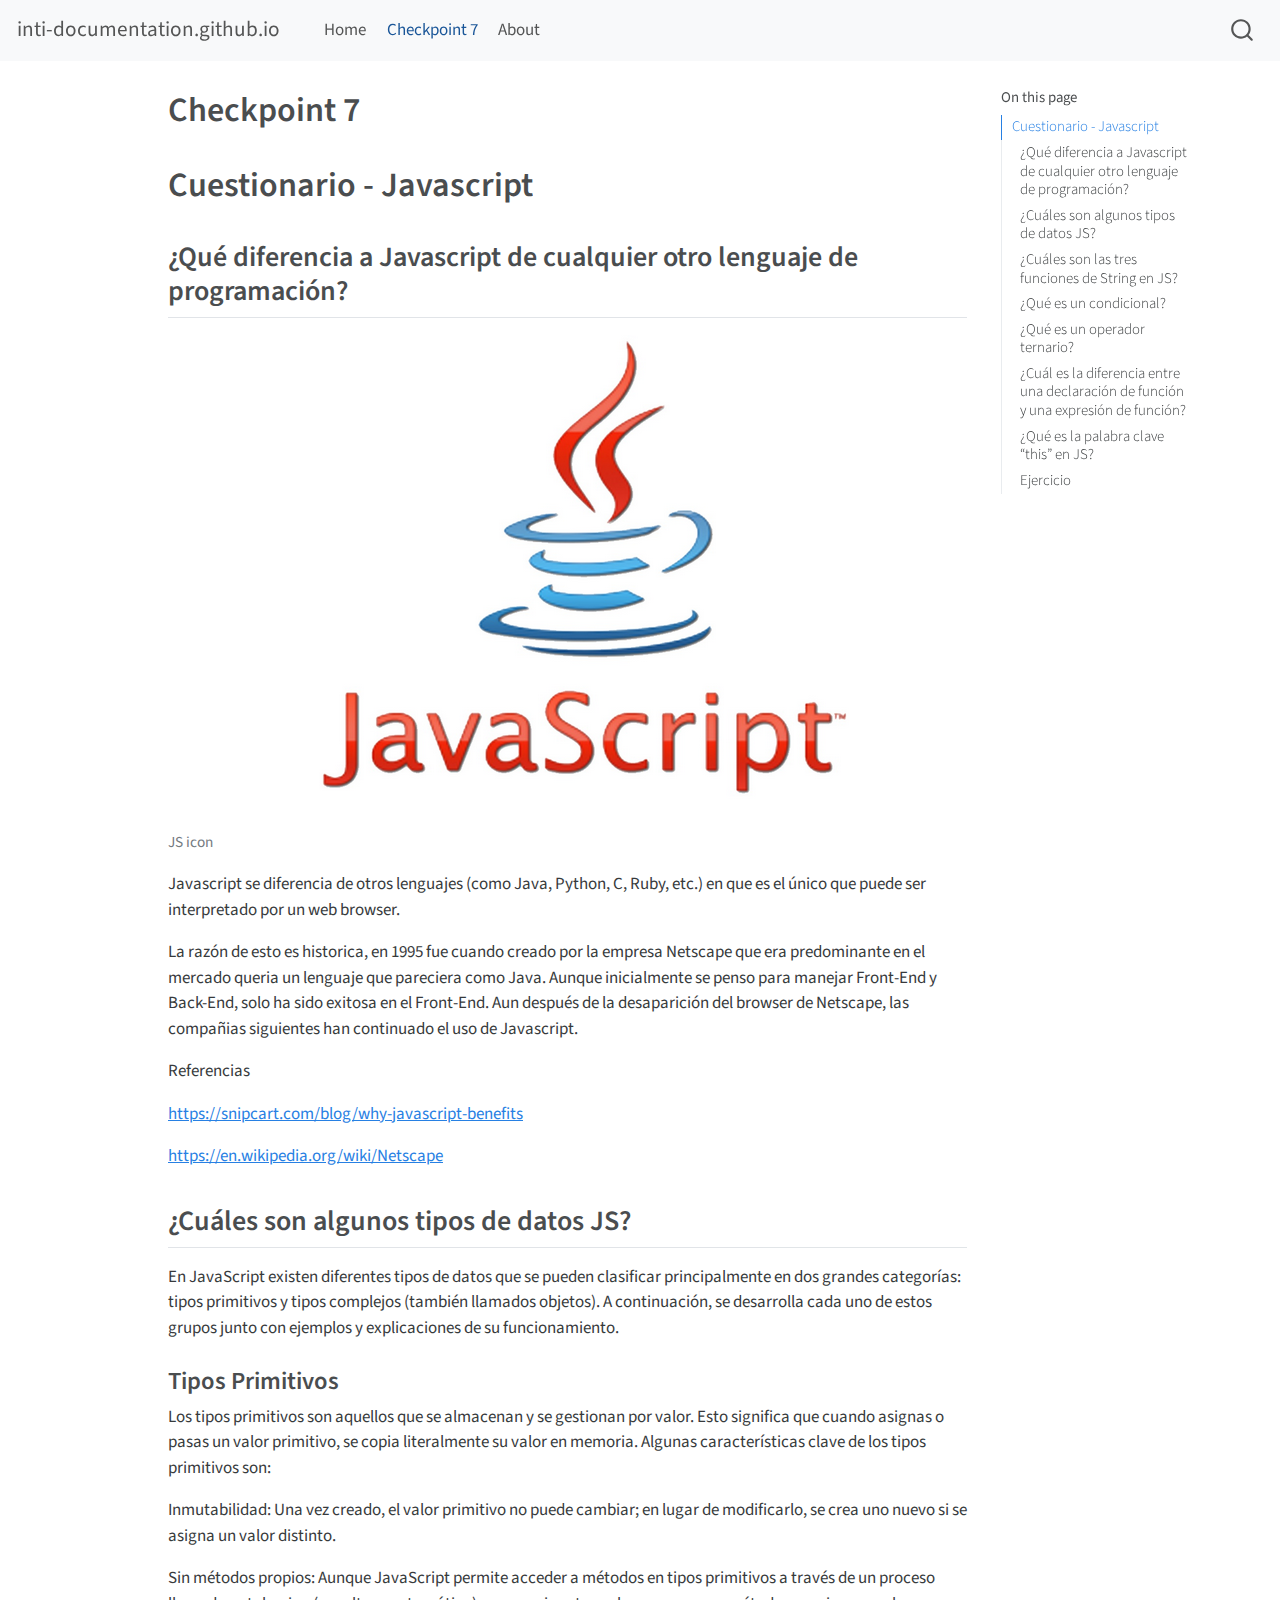
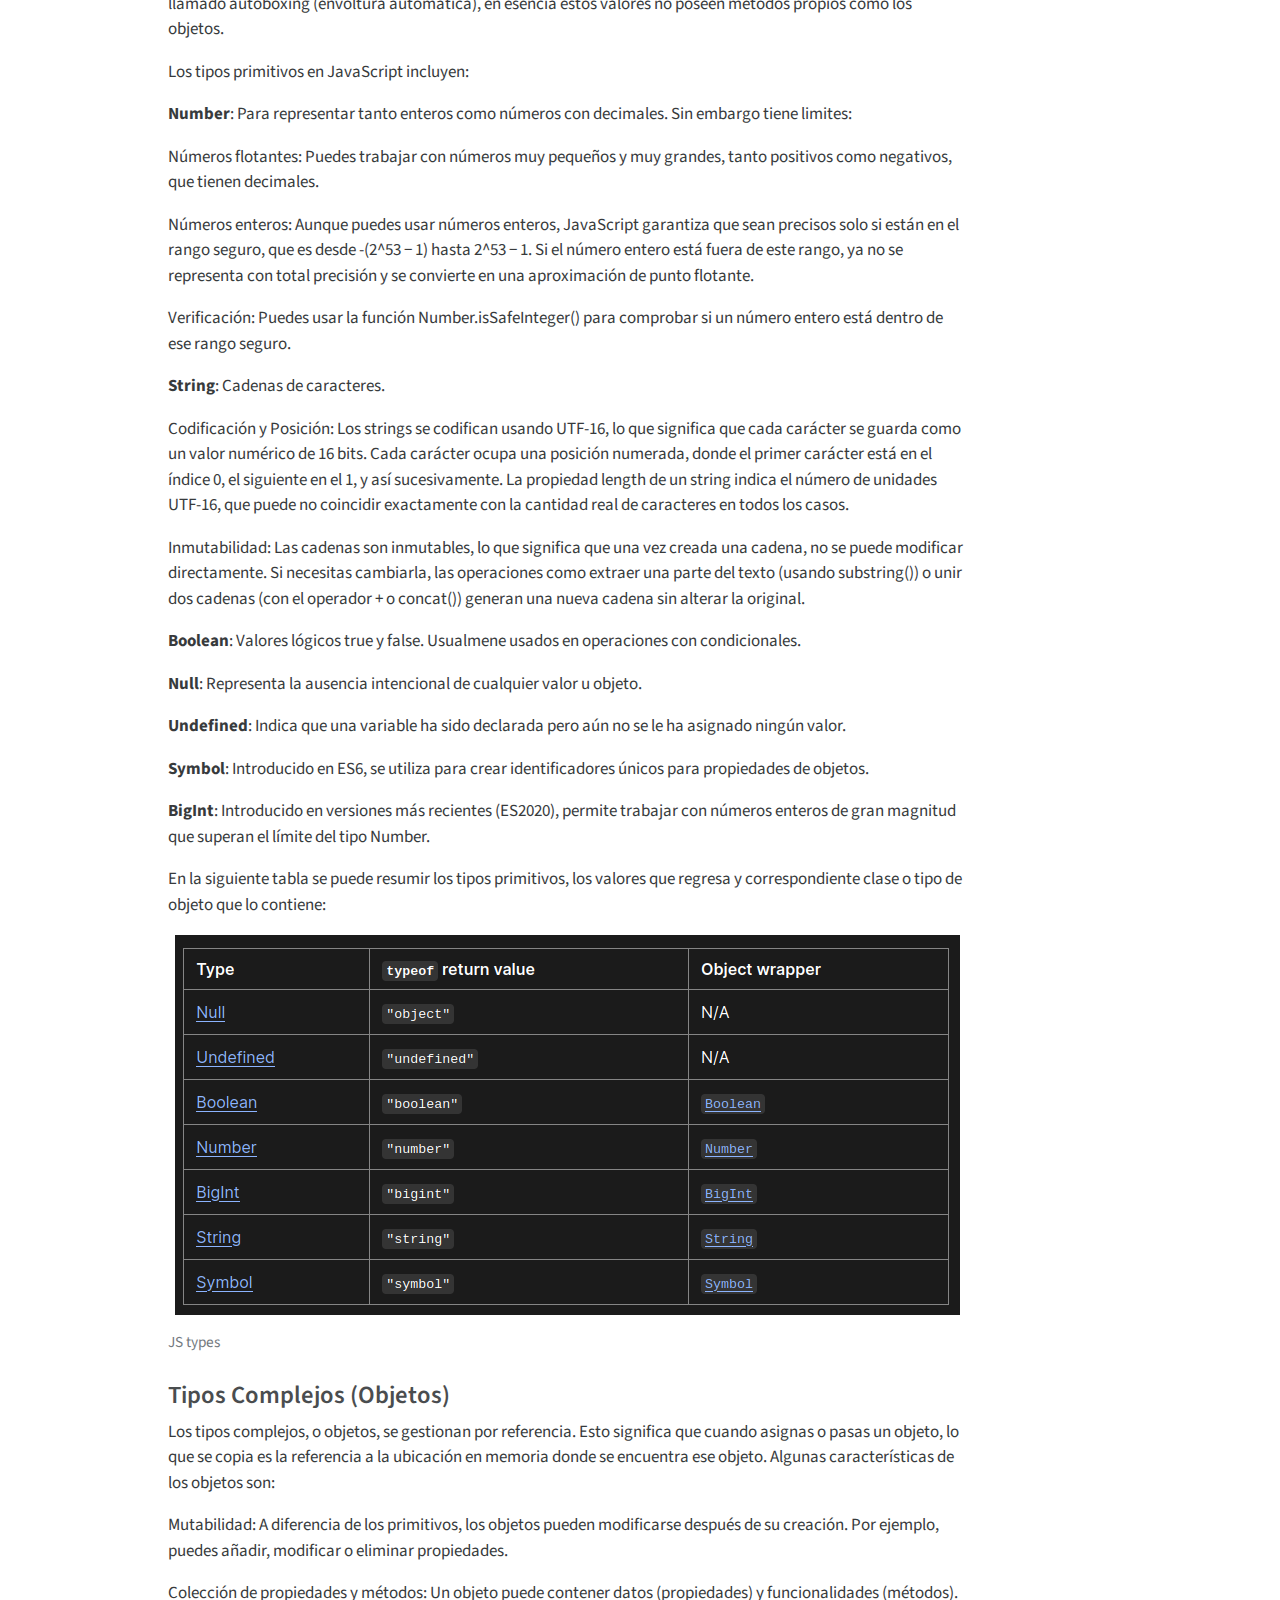
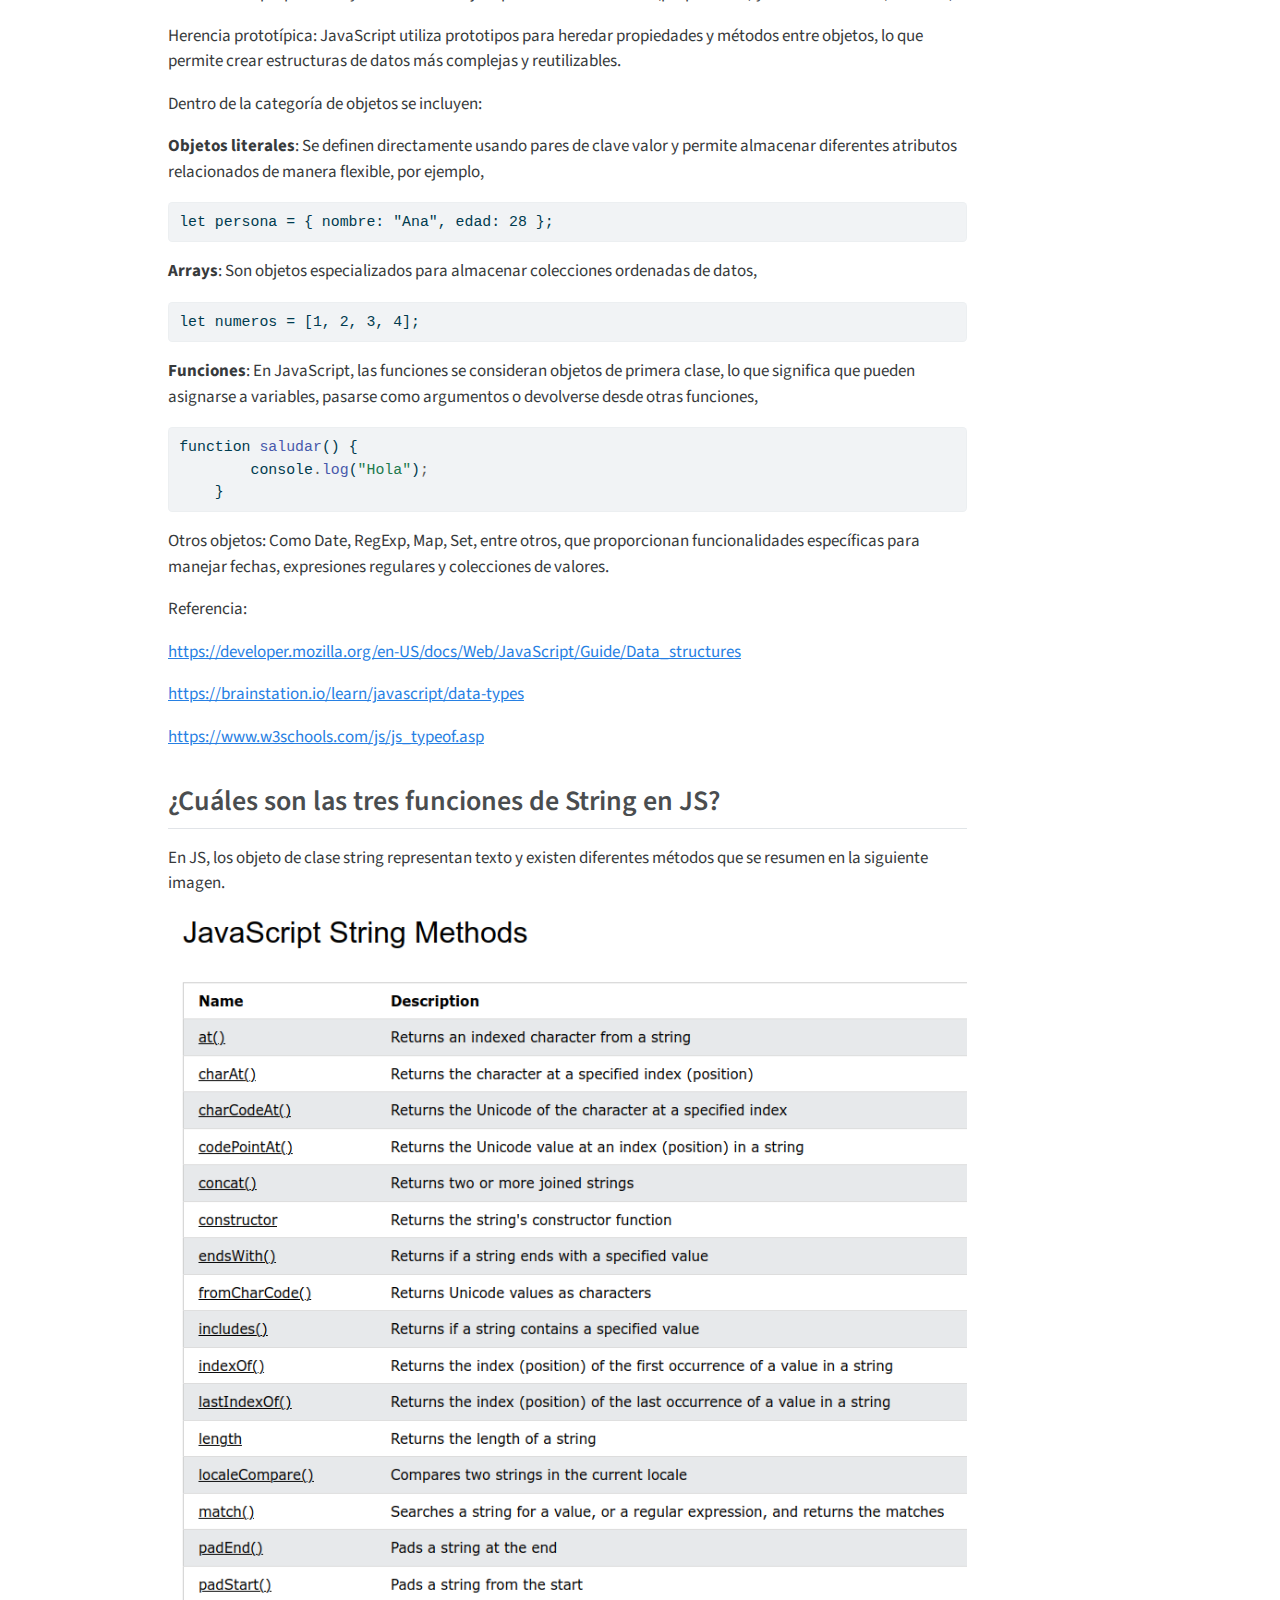
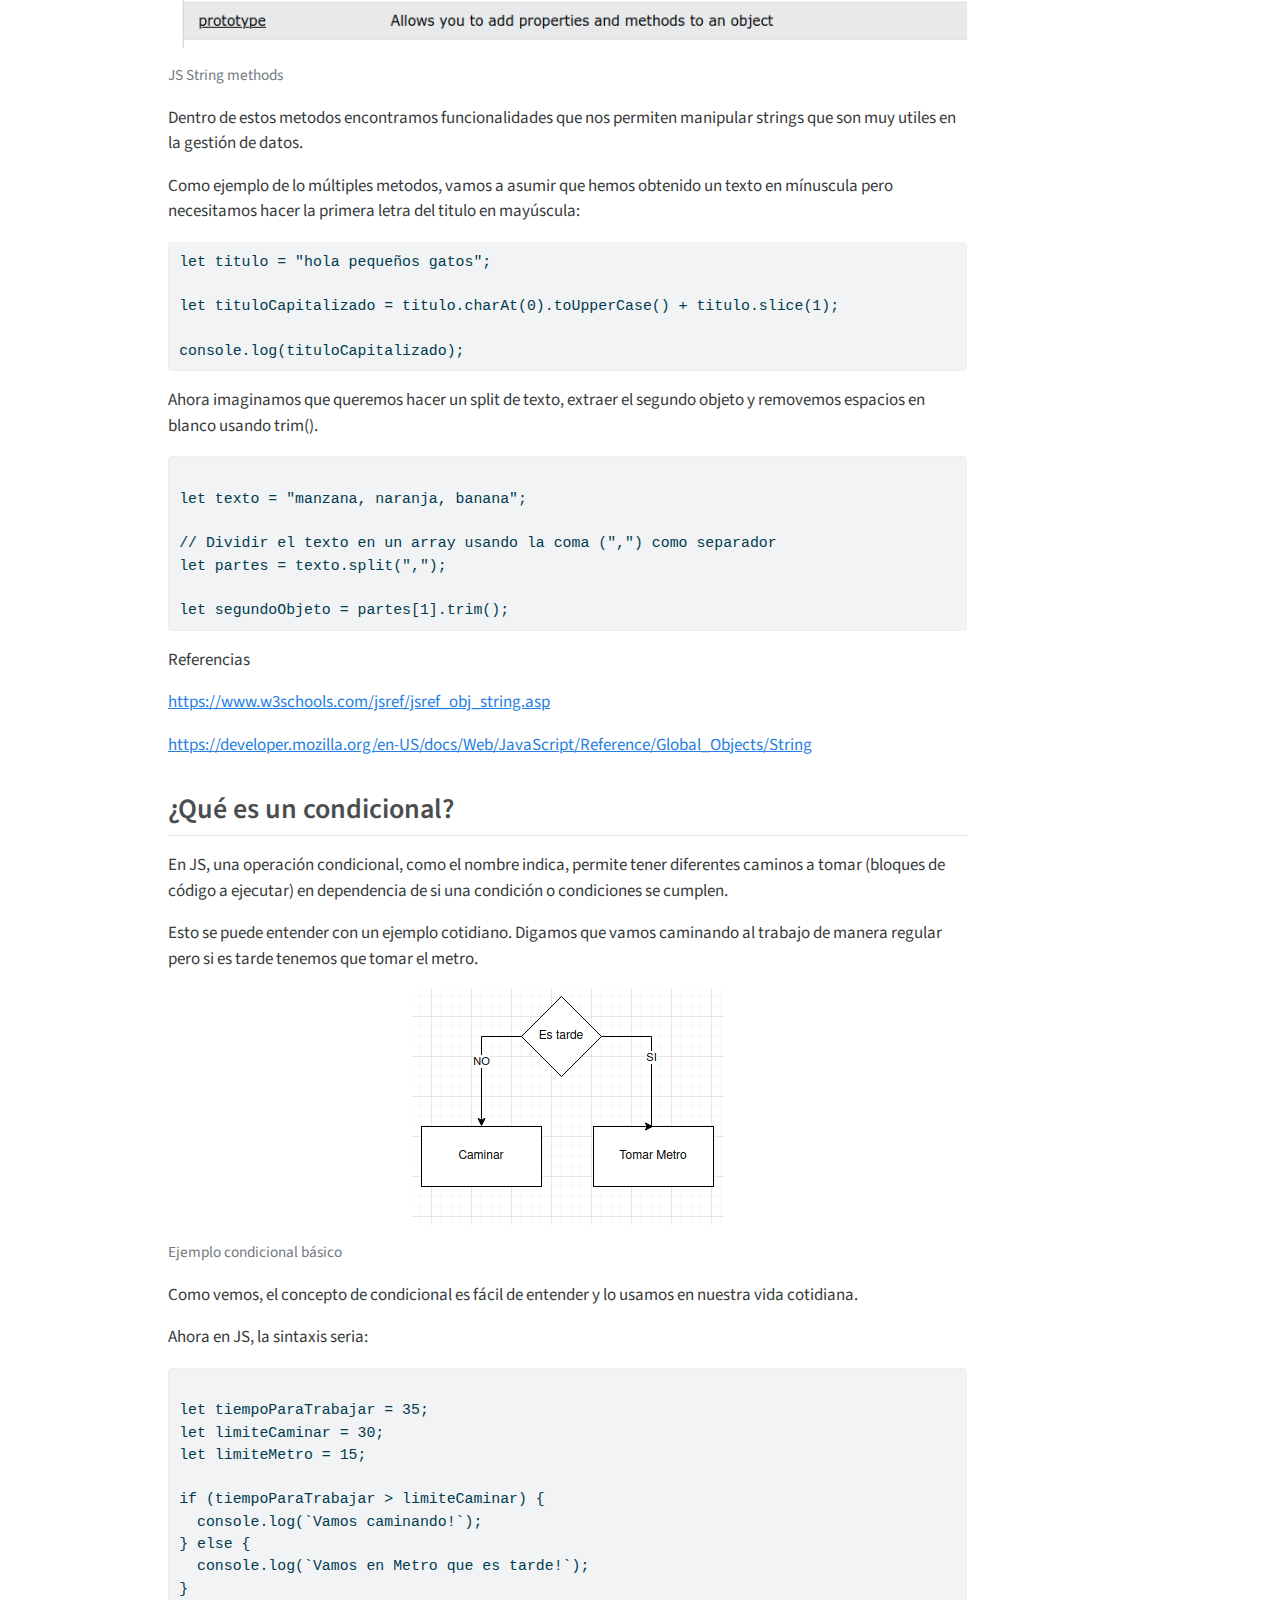
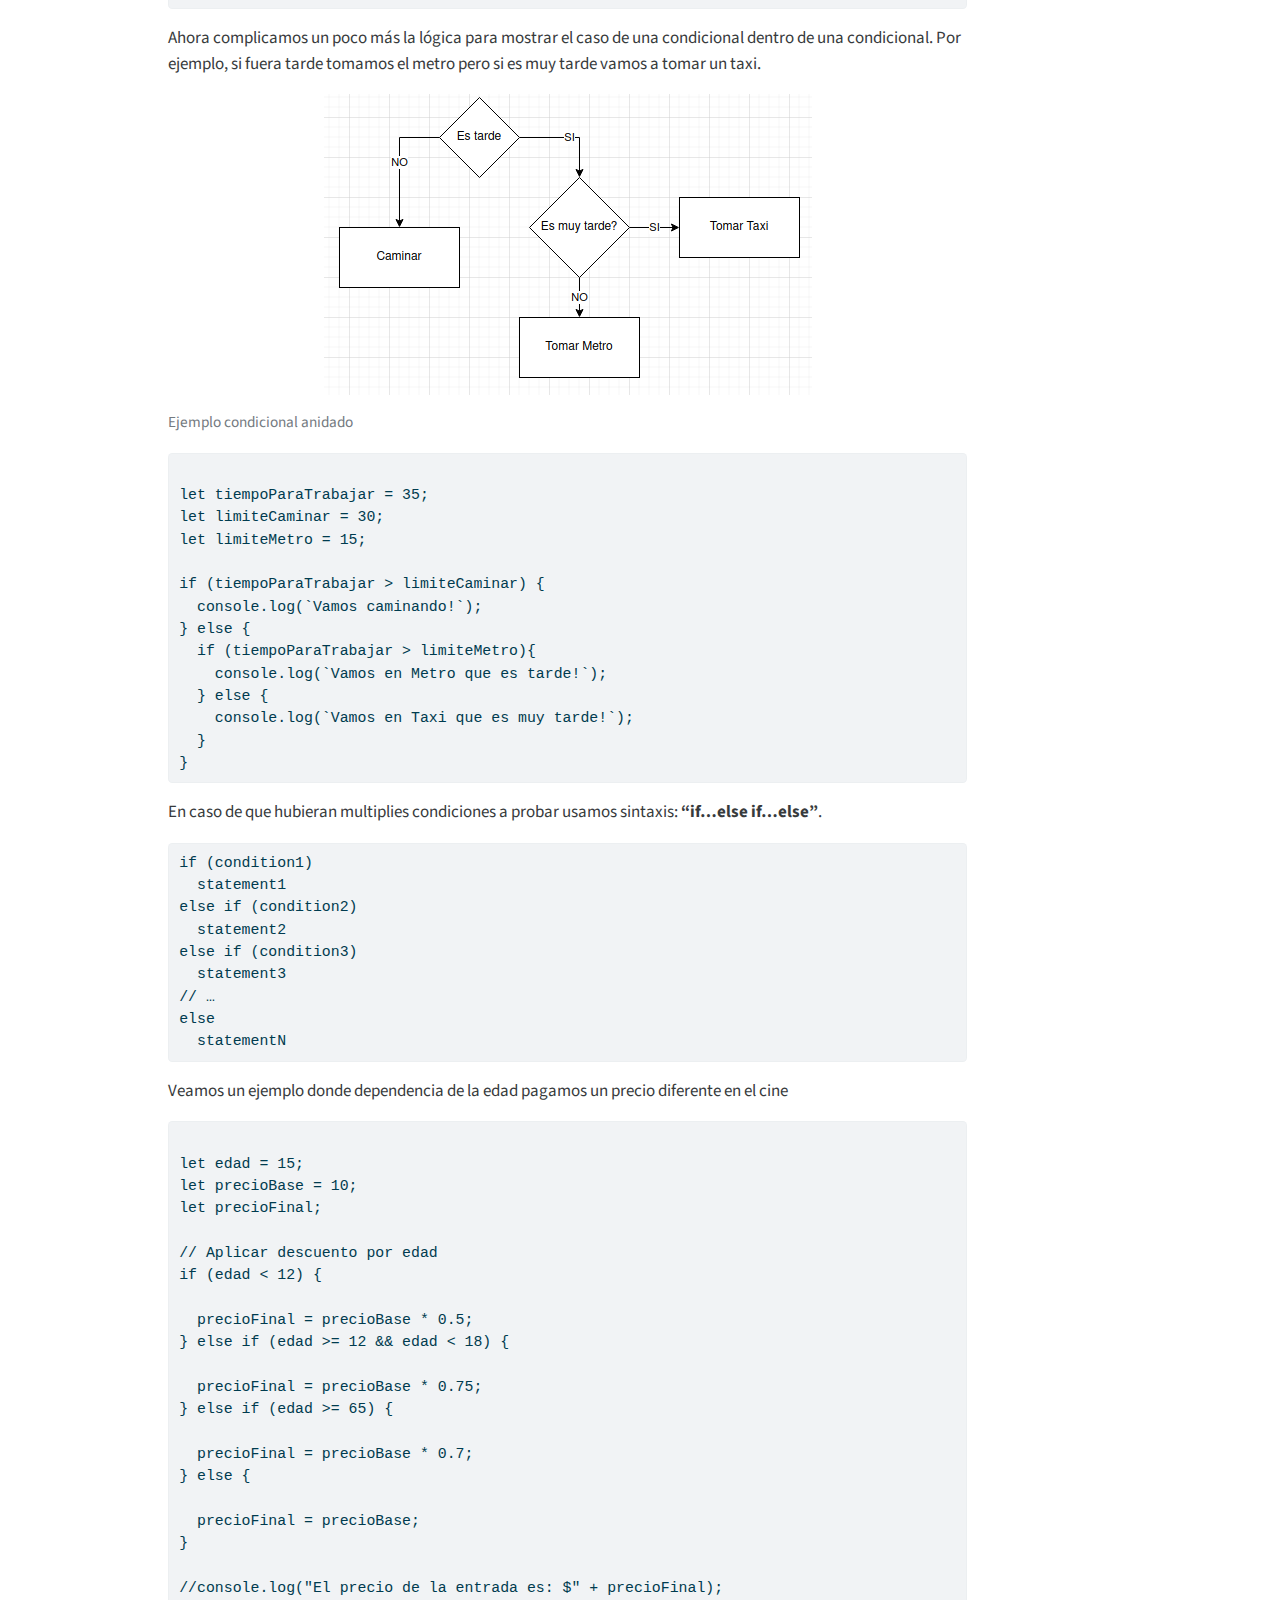
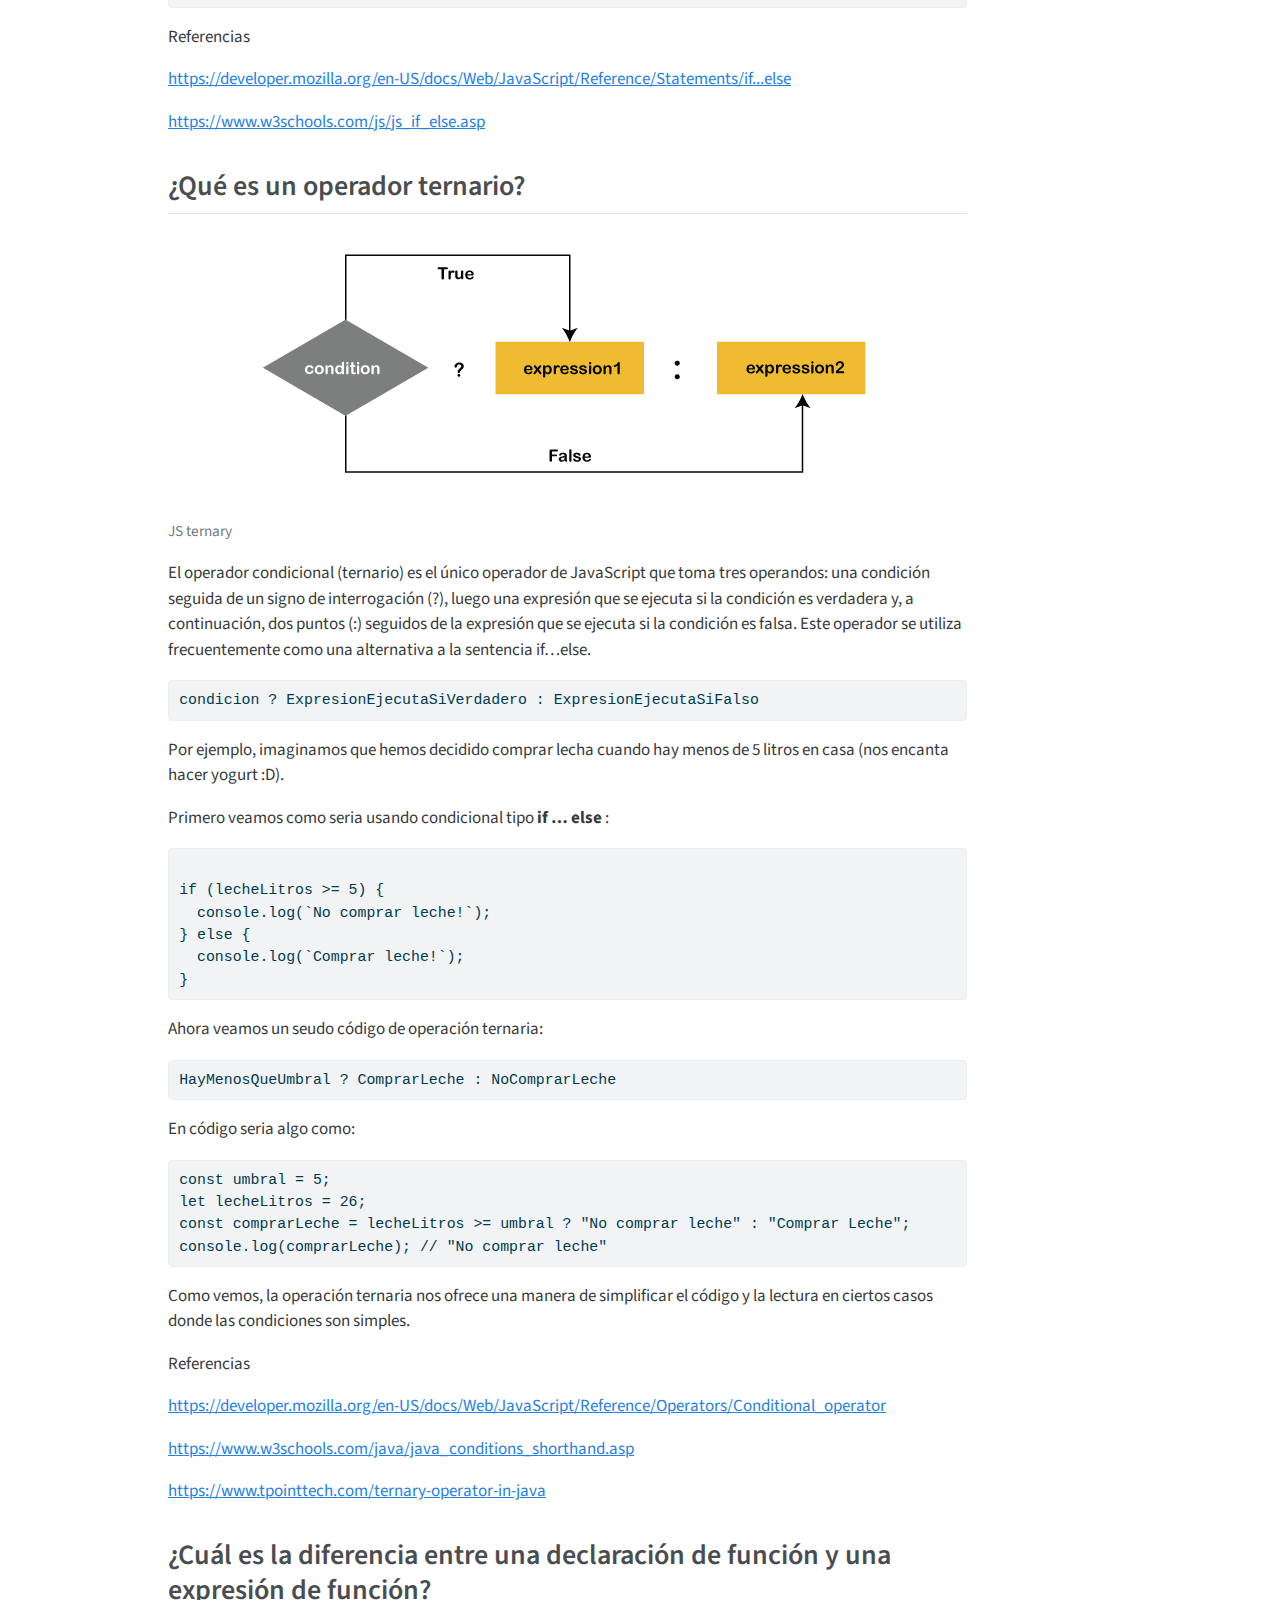
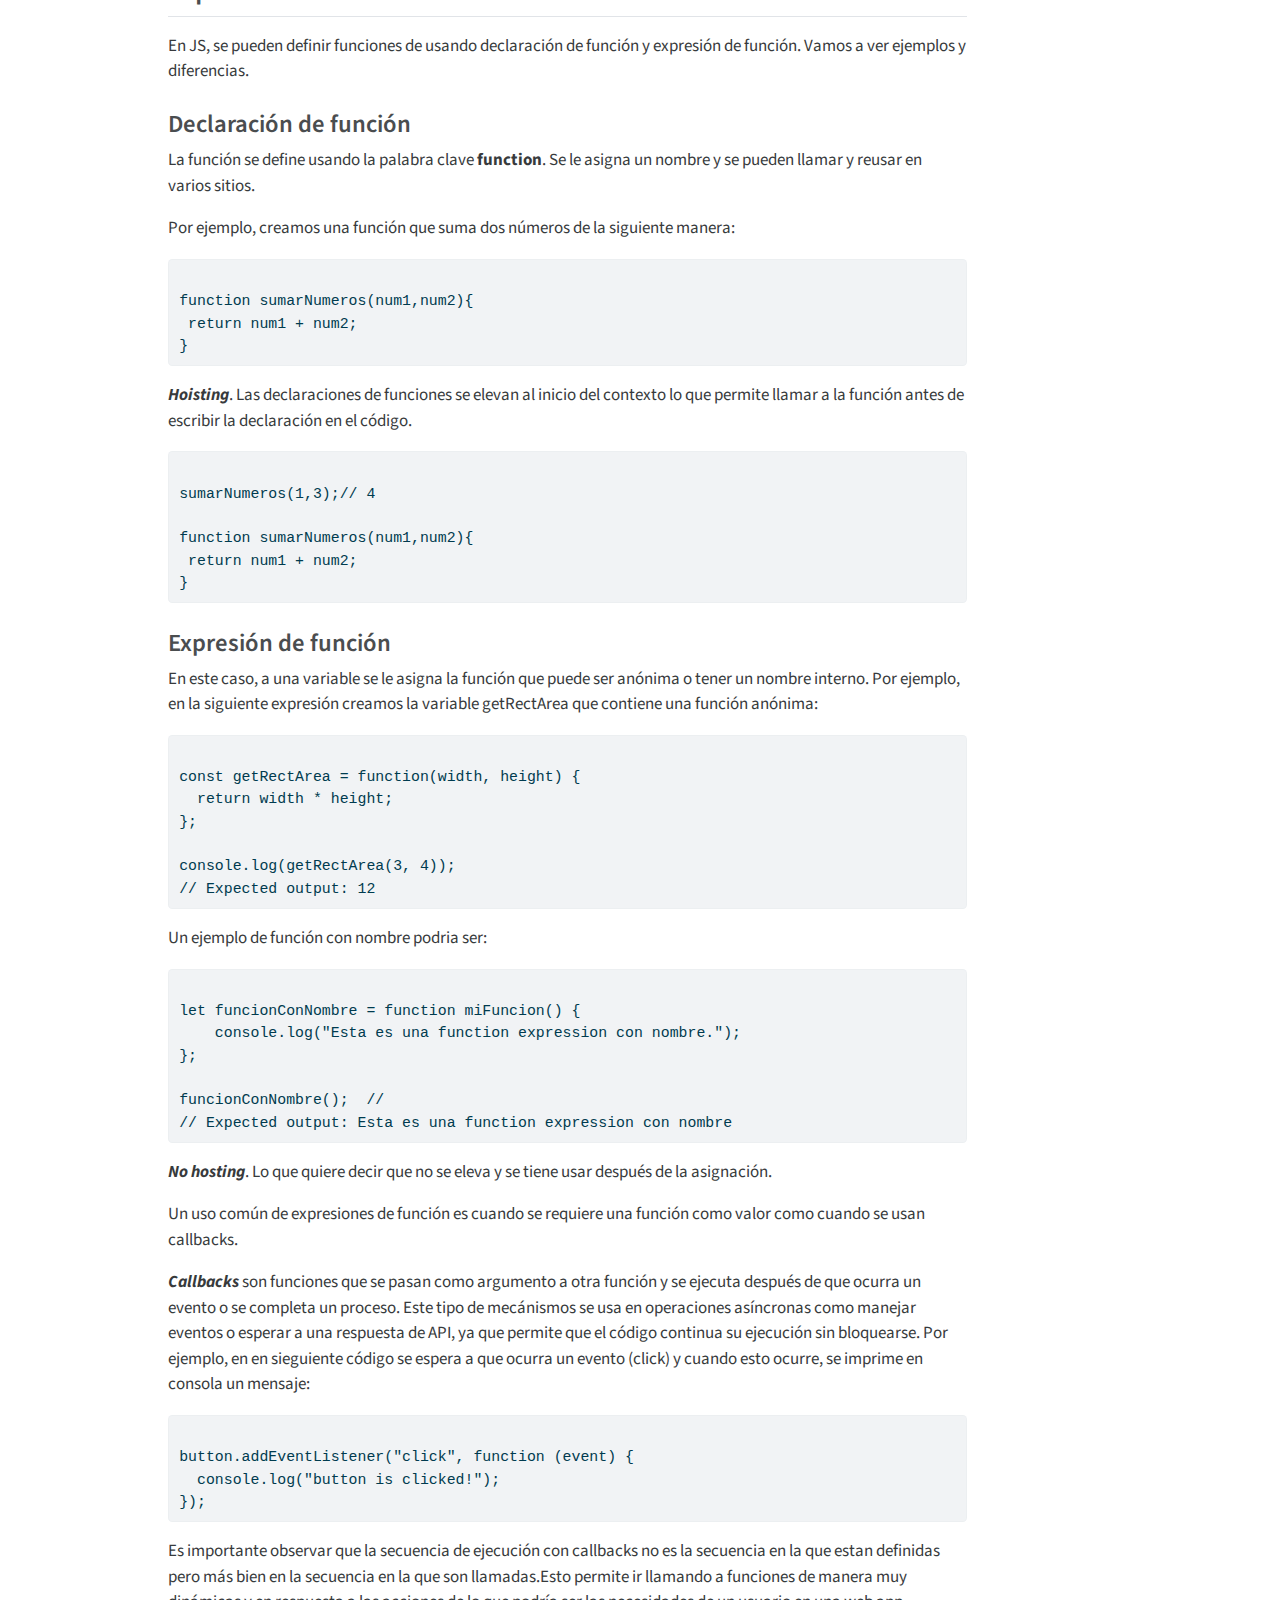
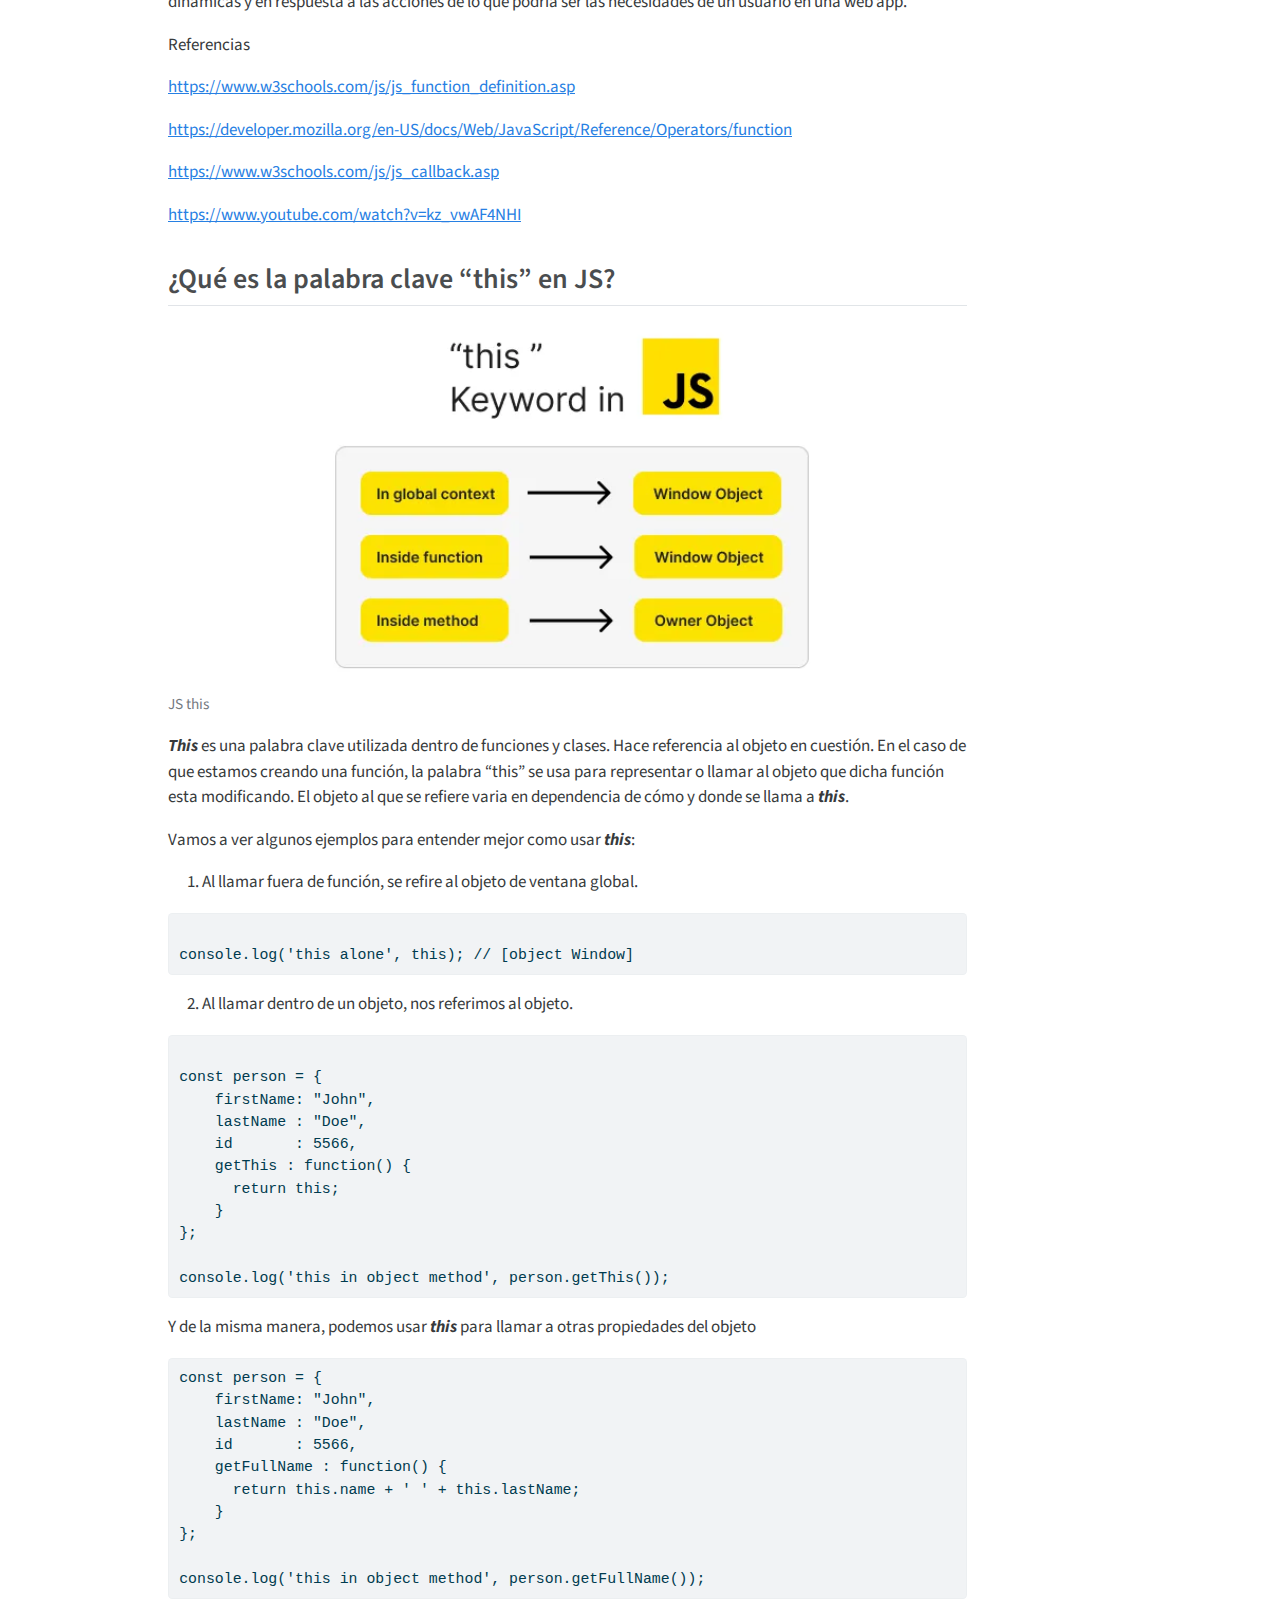
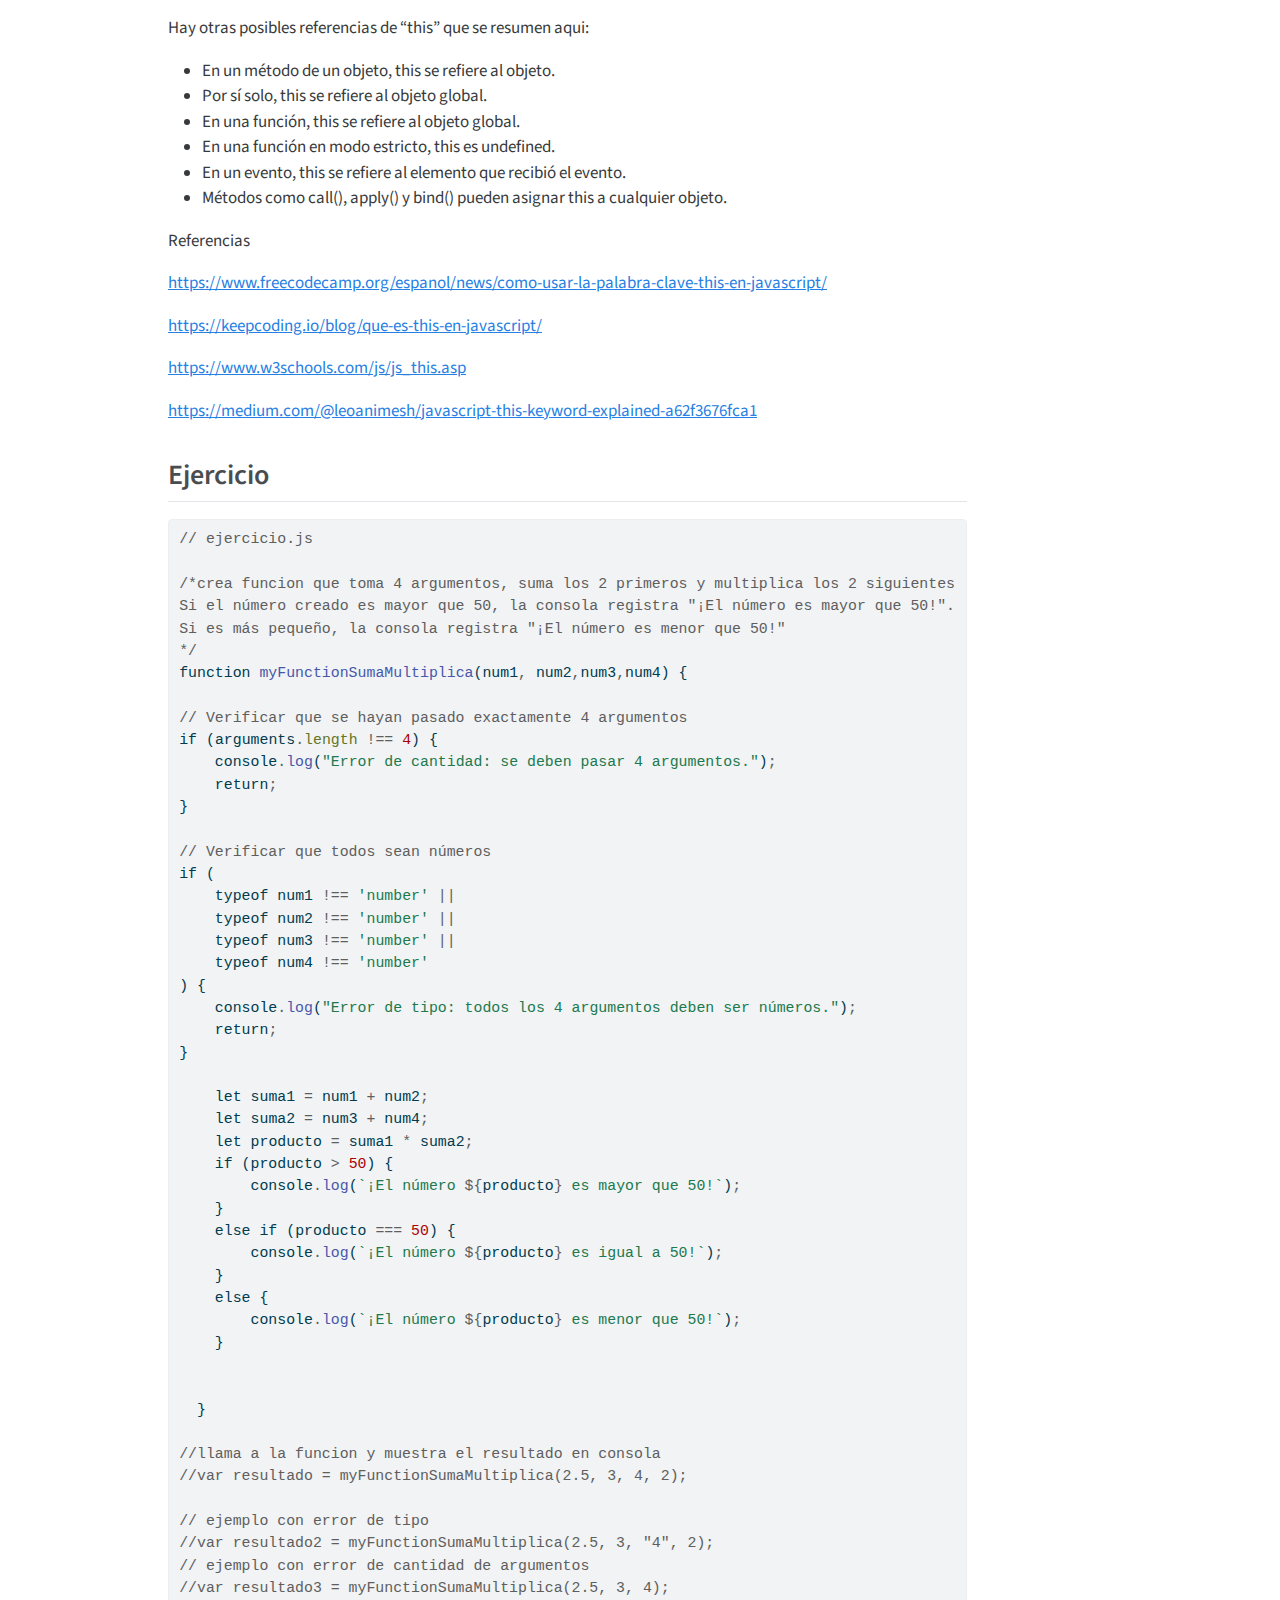
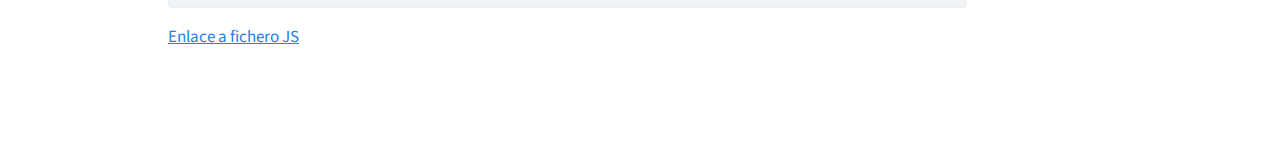
<file: docs/checkpoint7.html>
<!DOCTYPE html>
<html xmlns="http://www.w3.org/1999/xhtml" lang="en" xml:lang="en"><head>

<meta charset="utf-8">
<meta name="generator" content="quarto-1.3.450">

<meta name="viewport" content="width=device-width, initial-scale=1.0, user-scalable=yes">


<title>inti-documentation.github.io - Checkpoint 7</title>
<style>
code{white-space: pre-wrap;}
span.smallcaps{font-variant: small-caps;}
div.columns{display: flex; gap: min(4vw, 1.5em);}
div.column{flex: auto; overflow-x: auto;}
div.hanging-indent{margin-left: 1.5em; text-indent: -1.5em;}
ul.task-list{list-style: none;}
ul.task-list li input[type="checkbox"] {
  width: 0.8em;
  margin: 0 0.8em 0.2em -1em; /* quarto-specific, see https://github.com/quarto-dev/quarto-cli/issues/4556 */ 
  vertical-align: middle;
}
/* CSS for syntax highlighting */
pre > code.sourceCode { white-space: pre; position: relative; }
pre > code.sourceCode > span { display: inline-block; line-height: 1.25; }
pre > code.sourceCode > span:empty { height: 1.2em; }
.sourceCode { overflow: visible; }
code.sourceCode > span { color: inherit; text-decoration: inherit; }
div.sourceCode { margin: 1em 0; }
pre.sourceCode { margin: 0; }
@media screen {
div.sourceCode { overflow: auto; }
}
@media print {
pre > code.sourceCode { white-space: pre-wrap; }
pre > code.sourceCode > span { text-indent: -5em; padding-left: 5em; }
}
pre.numberSource code
  { counter-reset: source-line 0; }
pre.numberSource code > span
  { position: relative; left: -4em; counter-increment: source-line; }
pre.numberSource code > span > a:first-child::before
  { content: counter(source-line);
    position: relative; left: -1em; text-align: right; vertical-align: baseline;
    border: none; display: inline-block;
    -webkit-touch-callout: none; -webkit-user-select: none;
    -khtml-user-select: none; -moz-user-select: none;
    -ms-user-select: none; user-select: none;
    padding: 0 4px; width: 4em;
  }
pre.numberSource { margin-left: 3em;  padding-left: 4px; }
div.sourceCode
  {   }
@media screen {
pre > code.sourceCode > span > a:first-child::before { text-decoration: underline; }
}
</style>


<script src="site_libs/quarto-nav/quarto-nav.js"></script>
<script src="site_libs/quarto-nav/headroom.min.js"></script>
<script src="site_libs/clipboard/clipboard.min.js"></script>
<script src="site_libs/quarto-search/autocomplete.umd.js"></script>
<script src="site_libs/quarto-search/fuse.min.js"></script>
<script src="site_libs/quarto-search/quarto-search.js"></script>
<meta name="quarto:offset" content="./">
<script src="site_libs/quarto-html/quarto.js"></script>
<script src="site_libs/quarto-html/popper.min.js"></script>
<script src="site_libs/quarto-html/tippy.umd.min.js"></script>
<script src="site_libs/quarto-html/anchor.min.js"></script>
<link href="site_libs/quarto-html/tippy.css" rel="stylesheet">
<link href="site_libs/quarto-html/quarto-syntax-highlighting.css" rel="stylesheet" id="quarto-text-highlighting-styles">
<script src="site_libs/bootstrap/bootstrap.min.js"></script>
<link href="site_libs/bootstrap/bootstrap-icons.css" rel="stylesheet">
<link href="site_libs/bootstrap/bootstrap.min.css" rel="stylesheet" id="quarto-bootstrap" data-mode="light">
<script id="quarto-search-options" type="application/json">{
  "location": "navbar",
  "copy-button": false,
  "collapse-after": 3,
  "panel-placement": "end",
  "type": "overlay",
  "limit": 20,
  "language": {
    "search-no-results-text": "No results",
    "search-matching-documents-text": "matching documents",
    "search-copy-link-title": "Copy link to search",
    "search-hide-matches-text": "Hide additional matches",
    "search-more-match-text": "more match in this document",
    "search-more-matches-text": "more matches in this document",
    "search-clear-button-title": "Clear",
    "search-detached-cancel-button-title": "Cancel",
    "search-submit-button-title": "Submit",
    "search-label": "Search"
  }
}</script>
<script type="module" src="site_libs/quarto-ojs/quarto-ojs-runtime.js"></script>
<link href="site_libs/quarto-ojs/quarto-ojs.css" rel="stylesheet">


<link rel="stylesheet" href="styles.css">
</head>

<body class="nav-fixed">

<div id="quarto-search-results"></div>
  <header id="quarto-header" class="headroom fixed-top">
    <nav class="navbar navbar-expand-lg navbar-dark ">
      <div class="navbar-container container-fluid">
      <div class="navbar-brand-container">
    <a class="navbar-brand" href="./index.html">
    <span class="navbar-title">inti-documentation.github.io</span>
    </a>
  </div>
            <div id="quarto-search" class="" title="Search"></div>
          <button class="navbar-toggler" type="button" data-bs-toggle="collapse" data-bs-target="#navbarCollapse" aria-controls="navbarCollapse" aria-expanded="false" aria-label="Toggle navigation" onclick="if (window.quartoToggleHeadroom) { window.quartoToggleHeadroom(); }">
  <span class="navbar-toggler-icon"></span>
</button>
          <div class="collapse navbar-collapse" id="navbarCollapse">
            <ul class="navbar-nav navbar-nav-scroll me-auto">
  <li class="nav-item">
    <a class="nav-link" href="./index.html" rel="" target="">
 <span class="menu-text">Home</span></a>
  </li>  
  <li class="nav-item">
    <a class="nav-link active" href="./checkpoint7.html" rel="" target="" aria-current="page">
 <span class="menu-text">Checkpoint 7</span></a>
  </li>  
  <li class="nav-item">
    <a class="nav-link" href="./about.html" rel="" target="">
 <span class="menu-text">About</span></a>
  </li>  
</ul>
            <div class="quarto-navbar-tools ms-auto">
</div>
          </div> <!-- /navcollapse -->
      </div> <!-- /container-fluid -->
    </nav>
</header>
<!-- content -->
<div id="quarto-content" class="quarto-container page-columns page-rows-contents page-layout-article page-navbar">
<!-- sidebar -->
<!-- margin-sidebar -->
    <div id="quarto-margin-sidebar" class="sidebar margin-sidebar">
        <nav id="TOC" role="doc-toc" class="toc-active">
    <h2 id="toc-title">On this page</h2>
   
  <ul>
  <li><a href="#cuestionario---javascript" id="toc-cuestionario---javascript" class="nav-link active" data-scroll-target="#cuestionario---javascript">Cuestionario - Javascript</a>
  <ul class="collapse">
  <li><a href="#qué-diferencia-a-javascript-de-cualquier-otro-lenguaje-de-programación" id="toc-qué-diferencia-a-javascript-de-cualquier-otro-lenguaje-de-programación" class="nav-link" data-scroll-target="#qué-diferencia-a-javascript-de-cualquier-otro-lenguaje-de-programación">¿Qué diferencia a Javascript de cualquier otro lenguaje de programación?</a></li>
  <li><a href="#cuáles-son-algunos-tipos-de-datos-js" id="toc-cuáles-son-algunos-tipos-de-datos-js" class="nav-link" data-scroll-target="#cuáles-son-algunos-tipos-de-datos-js">¿Cuáles son algunos tipos de datos JS?</a>
  <ul class="collapse">
  <li><a href="#tipos-primitivos" id="toc-tipos-primitivos" class="nav-link" data-scroll-target="#tipos-primitivos">Tipos Primitivos</a></li>
  <li><a href="#tipos-complejos-objetos" id="toc-tipos-complejos-objetos" class="nav-link" data-scroll-target="#tipos-complejos-objetos">Tipos Complejos (Objetos)</a></li>
  </ul></li>
  <li><a href="#cuáles-son-las-tres-funciones-de-string-en-js" id="toc-cuáles-son-las-tres-funciones-de-string-en-js" class="nav-link" data-scroll-target="#cuáles-son-las-tres-funciones-de-string-en-js">¿Cuáles son las tres funciones de String en JS?</a></li>
  <li><a href="#qué-es-un-condicional" id="toc-qué-es-un-condicional" class="nav-link" data-scroll-target="#qué-es-un-condicional">¿Qué es un condicional?</a></li>
  <li><a href="#qué-es-un-operador-ternario" id="toc-qué-es-un-operador-ternario" class="nav-link" data-scroll-target="#qué-es-un-operador-ternario">¿Qué es un operador ternario?</a></li>
  <li><a href="#cuál-es-la-diferencia-entre-una-declaración-de-función-y-una-expresión-de-función" id="toc-cuál-es-la-diferencia-entre-una-declaración-de-función-y-una-expresión-de-función" class="nav-link" data-scroll-target="#cuál-es-la-diferencia-entre-una-declaración-de-función-y-una-expresión-de-función">¿Cuál es la diferencia entre una declaración de función y una expresión de función?</a>
  <ul class="collapse">
  <li><a href="#declaración-de-función" id="toc-declaración-de-función" class="nav-link" data-scroll-target="#declaración-de-función">Declaración de función</a></li>
  <li><a href="#expresión-de-función" id="toc-expresión-de-función" class="nav-link" data-scroll-target="#expresión-de-función">Expresión de función</a></li>
  </ul></li>
  <li><a href="#qué-es-la-palabra-clave-this-en-js" id="toc-qué-es-la-palabra-clave-this-en-js" class="nav-link" data-scroll-target="#qué-es-la-palabra-clave-this-en-js">¿Qué es la palabra clave “this” en JS?</a></li>
  <li><a href="#ejercicio" id="toc-ejercicio" class="nav-link" data-scroll-target="#ejercicio">Ejercicio</a></li>
  </ul></li>
  </ul>
</nav>
    </div>
<!-- main -->
<main class="content" id="quarto-document-content">

<header id="title-block-header" class="quarto-title-block default">
<div class="quarto-title">
<h1 class="title">Checkpoint 7</h1>
</div>



<div class="quarto-title-meta">

    
  
    
  </div>
  

</header>

<section id="cuestionario---javascript" class="level1">
<h1>Cuestionario - Javascript</h1>
<section id="qué-diferencia-a-javascript-de-cualquier-otro-lenguaje-de-programación" class="level2">
<h2 class="anchored" data-anchor-id="qué-diferencia-a-javascript-de-cualquier-otro-lenguaje-de-programación">¿Qué diferencia a Javascript de cualquier otro lenguaje de programación?</h2>
<div class="quarto-figure quarto-figure-center">
<figure class="figure">
<p><img src="images/js.png" class="img-fluid figure-img"></p>
<figcaption class="figure-caption">JS icon</figcaption>
</figure>
</div>
<p>Javascript se diferencia de otros lenguajes (como Java, Python, C, Ruby, etc.) en que es el único que puede ser interpretado por un web browser.</p>
<p>La razón de esto es historica, en 1995 fue cuando creado por la empresa Netscape que era predominante en el mercado queria un lenguaje que pareciera como Java. Aunque inicialmente se penso para manejar Front-End y Back-End, solo ha sido exitosa en el Front-End. Aun después de la desaparición del browser de Netscape, las compañias siguientes han continuado el uso de Javascript.</p>
<p>Referencias</p>
<p><a href="https://snipcart.com/blog/why-javascript-benefits" class="uri">https://snipcart.com/blog/why-javascript-benefits</a></p>
<p><a href="https://en.wikipedia.org/wiki/Netscape" class="uri">https://en.wikipedia.org/wiki/Netscape</a></p>
</section>
<section id="cuáles-son-algunos-tipos-de-datos-js" class="level2">
<h2 class="anchored" data-anchor-id="cuáles-son-algunos-tipos-de-datos-js">¿Cuáles son algunos tipos de datos JS?</h2>
<p>En JavaScript existen diferentes tipos de datos que se pueden clasificar principalmente en dos grandes categorías: tipos primitivos y tipos complejos (también llamados objetos). A continuación, se desarrolla cada uno de estos grupos junto con ejemplos y explicaciones de su funcionamiento.</p>
<section id="tipos-primitivos" class="level3">
<h3 class="anchored" data-anchor-id="tipos-primitivos">Tipos Primitivos</h3>
<p>Los tipos primitivos son aquellos que se almacenan y se gestionan por valor. Esto significa que cuando asignas o pasas un valor primitivo, se copia literalmente su valor en memoria. Algunas características clave de los tipos primitivos son:</p>
<p>Inmutabilidad: Una vez creado, el valor primitivo no puede cambiar; en lugar de modificarlo, se crea uno nuevo si se asigna un valor distinto.</p>
<p>Sin métodos propios: Aunque JavaScript permite acceder a métodos en tipos primitivos a través de un proceso llamado autoboxing (envoltura automática), en esencia estos valores no poseen métodos propios como los objetos.</p>
<p>Los tipos primitivos en JavaScript incluyen:</p>
<p><strong>Number</strong>: Para representar tanto enteros como números con decimales. Sin embargo tiene limites:</p>
<p>Números flotantes: Puedes trabajar con números muy pequeños y muy grandes, tanto positivos como negativos, que tienen decimales.</p>
<p>Números enteros: Aunque puedes usar números enteros, JavaScript garantiza que sean precisos solo si están en el rango seguro, que es desde -(2^53 − 1) hasta 2^53 − 1. Si el número entero está fuera de este rango, ya no se representa con total precisión y se convierte en una aproximación de punto flotante.</p>
<p>Verificación: Puedes usar la función Number.isSafeInteger() para comprobar si un número entero está dentro de ese rango seguro.</p>
<p><strong>String</strong>: Cadenas de caracteres.</p>
<p>Codificación y Posición: Los strings se codifican usando UTF-16, lo que significa que cada carácter se guarda como un valor numérico de 16 bits. Cada carácter ocupa una posición numerada, donde el primer carácter está en el índice 0, el siguiente en el 1, y así sucesivamente. La propiedad length de un string indica el número de unidades UTF-16, que puede no coincidir exactamente con la cantidad real de caracteres en todos los casos.</p>
<p>Inmutabilidad: Las cadenas son inmutables, lo que significa que una vez creada una cadena, no se puede modificar directamente. Si necesitas cambiarla, las operaciones como extraer una parte del texto (usando substring()) o unir dos cadenas (con el operador + o concat()) generan una nueva cadena sin alterar la original.</p>
<p><strong>Boolean</strong>: Valores lógicos true y false. Usualmene usados en operaciones con condicionales.</p>
<p><strong>Null</strong>: Representa la ausencia intencional de cualquier valor u objeto.</p>
<p><strong>Undefined</strong>: Indica que una variable ha sido declarada pero aún no se le ha asignado ningún valor.</p>
<p><strong>Symbol</strong>: Introducido en ES6, se utiliza para crear identificadores únicos para propiedades de objetos.</p>
<p><strong>BigInt</strong>: Introducido en versiones más recientes (ES2020), permite trabajar con números enteros de gran magnitud que superan el límite del tipo Number.</p>
<p>En la siguiente tabla se puede resumir los tipos primitivos, los valores que regresa y correspondiente clase o tipo de objeto que lo contiene:</p>
<div class="quarto-figure quarto-figure-center">
<figure class="figure">
<p><img src="images/js_types.png" class="img-fluid figure-img"></p>
<figcaption class="figure-caption">JS types</figcaption>
</figure>
</div>
</section>
<section id="tipos-complejos-objetos" class="level3">
<h3 class="anchored" data-anchor-id="tipos-complejos-objetos">Tipos Complejos (Objetos)</h3>
<p>Los tipos complejos, o objetos, se gestionan por referencia. Esto significa que cuando asignas o pasas un objeto, lo que se copia es la referencia a la ubicación en memoria donde se encuentra ese objeto. Algunas características de los objetos son:</p>
<p>Mutabilidad: A diferencia de los primitivos, los objetos pueden modificarse después de su creación. Por ejemplo, puedes añadir, modificar o eliminar propiedades.</p>
<p>Colección de propiedades y métodos: Un objeto puede contener datos (propiedades) y funcionalidades (métodos).</p>
<p>Herencia prototípica: JavaScript utiliza prototipos para heredar propiedades y métodos entre objetos, lo que permite crear estructuras de datos más complejas y reutilizables.</p>
<p>Dentro de la categoría de objetos se incluyen:</p>
<p><strong>Objetos literales</strong>: Se definen directamente usando pares de clave valor y permite almacenar diferentes atributos relacionados de manera flexible, por ejemplo,</p>
<div class="sourceCode" id="cb1"><pre class="sourceCode default code-with-copy"><code class="sourceCode default"><span id="cb1-1"><a href="#cb1-1" aria-hidden="true" tabindex="-1"></a>let persona = { nombre: "Ana", edad: 28 };</span></code><button title="Copy to Clipboard" class="code-copy-button"><i class="bi"></i></button></pre></div>
<p><strong>Arrays</strong>: Son objetos especializados para almacenar colecciones ordenadas de datos,</p>
<div class="sourceCode" id="cb2"><pre class="sourceCode default code-with-copy"><code class="sourceCode default"><span id="cb2-1"><a href="#cb2-1" aria-hidden="true" tabindex="-1"></a>let numeros = [1, 2, 3, 4];</span></code><button title="Copy to Clipboard" class="code-copy-button"><i class="bi"></i></button></pre></div>
<p><strong>Funciones</strong>: En JavaScript, las funciones se consideran objetos de primera clase, lo que significa que pueden asignarse a variables, pasarse como argumentos o devolverse desde otras funciones,</p>
<div class="cell">
<div class="sourceCode cell-code" id="cb3" data-startfrom="93" data-source-offset="0"><pre class="sourceCode js code-with-copy"><code class="sourceCode javascript" style="counter-reset: source-line 92;"><span id="cb3-93"><a href="#cb3-93" aria-hidden="true" tabindex="-1"></a><span class="kw">function</span> <span class="fu">saludar</span>() {</span>
<span id="cb3-94"><a href="#cb3-94" aria-hidden="true" tabindex="-1"></a>        <span class="bu">console</span><span class="op">.</span><span class="fu">log</span>(<span class="st">"Hola"</span>)<span class="op">;</span></span>
<span id="cb3-95"><a href="#cb3-95" aria-hidden="true" tabindex="-1"></a>    }</span></code><button title="Copy to Clipboard" class="code-copy-button"><i class="bi"></i></button></pre></div>
<div class="cell-output cell-output-display">
<div id="ojs-cell-1" data-nodetype="declaration">

</div>
</div>
</div>
<p>Otros objetos: Como Date, RegExp, Map, Set, entre otros, que proporcionan funcionalidades específicas para manejar fechas, expresiones regulares y colecciones de valores.</p>
<p>Referencia:</p>
<p><a href="https://developer.mozilla.org/en-US/docs/Web/JavaScript/Guide/Data_structures" class="uri">https://developer.mozilla.org/en-US/docs/Web/JavaScript/Guide/Data_structures</a></p>
<p><a href="https://brainstation.io/learn/javascript/data-types" class="uri">https://brainstation.io/learn/javascript/data-types</a></p>
<p><a href="https://www.w3schools.com/js/js_typeof.asp" class="uri">https://www.w3schools.com/js/js_typeof.asp</a></p>
</section>
</section>
<section id="cuáles-son-las-tres-funciones-de-string-en-js" class="level2">
<h2 class="anchored" data-anchor-id="cuáles-son-las-tres-funciones-de-string-en-js">¿Cuáles son las tres funciones de String en JS?</h2>
<p>En JS, los objeto de clase string representan texto y existen diferentes métodos que se resumen en la siguiente imagen.</p>
<div class="quarto-figure quarto-figure-center">
<figure class="figure">
<p><img src="images/js_string_methods.png" class="img-fluid figure-img"></p>
<figcaption class="figure-caption">JS String methods</figcaption>
</figure>
</div>
<p>Dentro de estos metodos encontramos funcionalidades que nos permiten manipular strings que son muy utiles en la gestión de datos.</p>
<p>Como ejemplo de lo múltiples metodos, vamos a asumir que hemos obtenido un texto en mínuscula pero necesitamos hacer la primera letra del titulo en mayúscula:</p>
<div class="sourceCode" id="cb4"><pre class="sourceCode default code-with-copy"><code class="sourceCode default"><span id="cb4-1"><a href="#cb4-1" aria-hidden="true" tabindex="-1"></a>let titulo = "hola pequeños gatos";</span>
<span id="cb4-2"><a href="#cb4-2" aria-hidden="true" tabindex="-1"></a></span>
<span id="cb4-3"><a href="#cb4-3" aria-hidden="true" tabindex="-1"></a>let tituloCapitalizado = titulo.charAt(0).toUpperCase() + titulo.slice(1);</span>
<span id="cb4-4"><a href="#cb4-4" aria-hidden="true" tabindex="-1"></a></span>
<span id="cb4-5"><a href="#cb4-5" aria-hidden="true" tabindex="-1"></a>console.log(tituloCapitalizado);</span></code><button title="Copy to Clipboard" class="code-copy-button"><i class="bi"></i></button></pre></div>
<p>Ahora imaginamos que queremos hacer un split de texto, extraer el segundo objeto y removemos espacios en blanco usando trim().</p>
<div class="sourceCode" id="cb5"><pre class="sourceCode default code-with-copy"><code class="sourceCode default"><span id="cb5-1"><a href="#cb5-1" aria-hidden="true" tabindex="-1"></a></span>
<span id="cb5-2"><a href="#cb5-2" aria-hidden="true" tabindex="-1"></a>let texto = "manzana, naranja, banana";</span>
<span id="cb5-3"><a href="#cb5-3" aria-hidden="true" tabindex="-1"></a></span>
<span id="cb5-4"><a href="#cb5-4" aria-hidden="true" tabindex="-1"></a>// Dividir el texto en un array usando la coma (",") como separador</span>
<span id="cb5-5"><a href="#cb5-5" aria-hidden="true" tabindex="-1"></a>let partes = texto.split(",");</span>
<span id="cb5-6"><a href="#cb5-6" aria-hidden="true" tabindex="-1"></a></span>
<span id="cb5-7"><a href="#cb5-7" aria-hidden="true" tabindex="-1"></a>let segundoObjeto = partes[1].trim();</span></code><button title="Copy to Clipboard" class="code-copy-button"><i class="bi"></i></button></pre></div>
<p>Referencias</p>
<p><a href="https://www.w3schools.com/jsref/jsref_obj_string.asp" class="uri">https://www.w3schools.com/jsref/jsref_obj_string.asp</a></p>
<p><a href="https://developer.mozilla.org/en-US/docs/Web/JavaScript/Reference/Global_Objects/String" class="uri">https://developer.mozilla.org/en-US/docs/Web/JavaScript/Reference/Global_Objects/String</a></p>
</section>
<section id="qué-es-un-condicional" class="level2">
<h2 class="anchored" data-anchor-id="qué-es-un-condicional">¿Qué es un condicional?</h2>
<p>En JS, una operación condicional, como el nombre indica, permite tener diferentes caminos a tomar (bloques de código a ejecutar) en dependencia de si una condición o condiciones se cumplen.</p>
<p>Esto se puede entender con un ejemplo cotidiano. Digamos que vamos caminando al trabajo de manera regular pero si es tarde tenemos que tomar el metro.</p>
<div class="quarto-figure quarto-figure-center">
<figure class="figure">
<p><img src="images/condition_ejemplo1.png" class="img-fluid figure-img"></p>
<figcaption class="figure-caption">Ejemplo condicional básico</figcaption>
</figure>
</div>
<p>Como vemos, el concepto de condicional es fácil de entender y lo usamos en nuestra vida cotidiana.</p>
<p>Ahora en JS, la sintaxis seria:</p>
<div class="sourceCode" id="cb6"><pre class="sourceCode default code-with-copy"><code class="sourceCode default"><span id="cb6-1"><a href="#cb6-1" aria-hidden="true" tabindex="-1"></a></span>
<span id="cb6-2"><a href="#cb6-2" aria-hidden="true" tabindex="-1"></a>let tiempoParaTrabajar = 35;</span>
<span id="cb6-3"><a href="#cb6-3" aria-hidden="true" tabindex="-1"></a>let limiteCaminar = 30;</span>
<span id="cb6-4"><a href="#cb6-4" aria-hidden="true" tabindex="-1"></a>let limiteMetro = 15;</span>
<span id="cb6-5"><a href="#cb6-5" aria-hidden="true" tabindex="-1"></a></span>
<span id="cb6-6"><a href="#cb6-6" aria-hidden="true" tabindex="-1"></a>if (tiempoParaTrabajar &gt; limiteCaminar) {</span>
<span id="cb6-7"><a href="#cb6-7" aria-hidden="true" tabindex="-1"></a>  console.log(`Vamos caminando!`);</span>
<span id="cb6-8"><a href="#cb6-8" aria-hidden="true" tabindex="-1"></a>} else {</span>
<span id="cb6-9"><a href="#cb6-9" aria-hidden="true" tabindex="-1"></a>  console.log(`Vamos en Metro que es tarde!`);</span>
<span id="cb6-10"><a href="#cb6-10" aria-hidden="true" tabindex="-1"></a>}</span></code><button title="Copy to Clipboard" class="code-copy-button"><i class="bi"></i></button></pre></div>
<p>Ahora complicamos un poco más la lógica para mostrar el caso de una condicional dentro de una condicional. Por ejemplo, si fuera tarde tomamos el metro pero si es muy tarde vamos a tomar un taxi.</p>
<div class="quarto-figure quarto-figure-center">
<figure class="figure">
<p><img src="images/condition_ejemplo2.png" class="img-fluid figure-img"></p>
<figcaption class="figure-caption">Ejemplo condicional anidado</figcaption>
</figure>
</div>
<div class="sourceCode" id="cb7"><pre class="sourceCode default code-with-copy"><code class="sourceCode default"><span id="cb7-1"><a href="#cb7-1" aria-hidden="true" tabindex="-1"></a></span>
<span id="cb7-2"><a href="#cb7-2" aria-hidden="true" tabindex="-1"></a>let tiempoParaTrabajar = 35;</span>
<span id="cb7-3"><a href="#cb7-3" aria-hidden="true" tabindex="-1"></a>let limiteCaminar = 30;</span>
<span id="cb7-4"><a href="#cb7-4" aria-hidden="true" tabindex="-1"></a>let limiteMetro = 15;</span>
<span id="cb7-5"><a href="#cb7-5" aria-hidden="true" tabindex="-1"></a></span>
<span id="cb7-6"><a href="#cb7-6" aria-hidden="true" tabindex="-1"></a>if (tiempoParaTrabajar &gt; limiteCaminar) {</span>
<span id="cb7-7"><a href="#cb7-7" aria-hidden="true" tabindex="-1"></a>  console.log(`Vamos caminando!`);</span>
<span id="cb7-8"><a href="#cb7-8" aria-hidden="true" tabindex="-1"></a>} else {</span>
<span id="cb7-9"><a href="#cb7-9" aria-hidden="true" tabindex="-1"></a>  if (tiempoParaTrabajar &gt; limiteMetro){</span>
<span id="cb7-10"><a href="#cb7-10" aria-hidden="true" tabindex="-1"></a>    console.log(`Vamos en Metro que es tarde!`);</span>
<span id="cb7-11"><a href="#cb7-11" aria-hidden="true" tabindex="-1"></a>  } else {</span>
<span id="cb7-12"><a href="#cb7-12" aria-hidden="true" tabindex="-1"></a>    console.log(`Vamos en Taxi que es muy tarde!`);</span>
<span id="cb7-13"><a href="#cb7-13" aria-hidden="true" tabindex="-1"></a>  }</span>
<span id="cb7-14"><a href="#cb7-14" aria-hidden="true" tabindex="-1"></a>}</span></code><button title="Copy to Clipboard" class="code-copy-button"><i class="bi"></i></button></pre></div>
<p>En caso de que hubieran multiplies condiciones a probar usamos sintaxis: <strong>“if…else if…else”</strong>.</p>
<div class="sourceCode" id="cb8"><pre class="sourceCode default code-with-copy"><code class="sourceCode default"><span id="cb8-1"><a href="#cb8-1" aria-hidden="true" tabindex="-1"></a>if (condition1)</span>
<span id="cb8-2"><a href="#cb8-2" aria-hidden="true" tabindex="-1"></a>  statement1</span>
<span id="cb8-3"><a href="#cb8-3" aria-hidden="true" tabindex="-1"></a>else if (condition2)</span>
<span id="cb8-4"><a href="#cb8-4" aria-hidden="true" tabindex="-1"></a>  statement2</span>
<span id="cb8-5"><a href="#cb8-5" aria-hidden="true" tabindex="-1"></a>else if (condition3)</span>
<span id="cb8-6"><a href="#cb8-6" aria-hidden="true" tabindex="-1"></a>  statement3</span>
<span id="cb8-7"><a href="#cb8-7" aria-hidden="true" tabindex="-1"></a>// …</span>
<span id="cb8-8"><a href="#cb8-8" aria-hidden="true" tabindex="-1"></a>else</span>
<span id="cb8-9"><a href="#cb8-9" aria-hidden="true" tabindex="-1"></a>  statementN</span></code><button title="Copy to Clipboard" class="code-copy-button"><i class="bi"></i></button></pre></div>
<p>Veamos un ejemplo donde dependencia de la edad pagamos un precio diferente en el cine</p>
<div class="sourceCode" id="cb9"><pre class="sourceCode default code-with-copy"><code class="sourceCode default"><span id="cb9-1"><a href="#cb9-1" aria-hidden="true" tabindex="-1"></a></span>
<span id="cb9-2"><a href="#cb9-2" aria-hidden="true" tabindex="-1"></a>let edad = 15;         </span>
<span id="cb9-3"><a href="#cb9-3" aria-hidden="true" tabindex="-1"></a>let precioBase = 10;   </span>
<span id="cb9-4"><a href="#cb9-4" aria-hidden="true" tabindex="-1"></a>let precioFinal;       </span>
<span id="cb9-5"><a href="#cb9-5" aria-hidden="true" tabindex="-1"></a></span>
<span id="cb9-6"><a href="#cb9-6" aria-hidden="true" tabindex="-1"></a>// Aplicar descuento por edad</span>
<span id="cb9-7"><a href="#cb9-7" aria-hidden="true" tabindex="-1"></a>if (edad &lt; 12) {</span>
<span id="cb9-8"><a href="#cb9-8" aria-hidden="true" tabindex="-1"></a>  </span>
<span id="cb9-9"><a href="#cb9-9" aria-hidden="true" tabindex="-1"></a>  precioFinal = precioBase * 0.5;</span>
<span id="cb9-10"><a href="#cb9-10" aria-hidden="true" tabindex="-1"></a>} else if (edad &gt;= 12 &amp;&amp; edad &lt; 18) {</span>
<span id="cb9-11"><a href="#cb9-11" aria-hidden="true" tabindex="-1"></a> </span>
<span id="cb9-12"><a href="#cb9-12" aria-hidden="true" tabindex="-1"></a>  precioFinal = precioBase * 0.75;</span>
<span id="cb9-13"><a href="#cb9-13" aria-hidden="true" tabindex="-1"></a>} else if (edad &gt;= 65) {</span>
<span id="cb9-14"><a href="#cb9-14" aria-hidden="true" tabindex="-1"></a>  </span>
<span id="cb9-15"><a href="#cb9-15" aria-hidden="true" tabindex="-1"></a>  precioFinal = precioBase * 0.7;</span>
<span id="cb9-16"><a href="#cb9-16" aria-hidden="true" tabindex="-1"></a>} else {</span>
<span id="cb9-17"><a href="#cb9-17" aria-hidden="true" tabindex="-1"></a> </span>
<span id="cb9-18"><a href="#cb9-18" aria-hidden="true" tabindex="-1"></a>  precioFinal = precioBase;</span>
<span id="cb9-19"><a href="#cb9-19" aria-hidden="true" tabindex="-1"></a>}</span>
<span id="cb9-20"><a href="#cb9-20" aria-hidden="true" tabindex="-1"></a></span>
<span id="cb9-21"><a href="#cb9-21" aria-hidden="true" tabindex="-1"></a>//console.log("El precio de la entrada es: $" + precioFinal);</span></code><button title="Copy to Clipboard" class="code-copy-button"><i class="bi"></i></button></pre></div>
<p>Referencias</p>
<p><a href="https://developer.mozilla.org/en-US/docs/Web/JavaScript/Reference/Statements/if...else" class="uri">https://developer.mozilla.org/en-US/docs/Web/JavaScript/Reference/Statements/if...else</a></p>
<p><a href="https://www.w3schools.com/js/js_if_else.asp" class="uri">https://www.w3schools.com/js/js_if_else.asp</a></p>
</section>
<section id="qué-es-un-operador-ternario" class="level2">
<h2 class="anchored" data-anchor-id="qué-es-un-operador-ternario">¿Qué es un operador ternario?</h2>
<div class="quarto-figure quarto-figure-center">
<figure class="figure">
<p><img src="images/js_ternary.png" class="img-fluid figure-img"></p>
<figcaption class="figure-caption">JS ternary</figcaption>
</figure>
</div>
<p>El operador condicional (ternario) es el único operador de JavaScript que toma tres operandos: una condición seguida de un signo de interrogación (?), luego una expresión que se ejecuta si la condición es verdadera y, a continuación, dos puntos (:) seguidos de la expresión que se ejecuta si la condición es falsa. Este operador se utiliza frecuentemente como una alternativa a la sentencia if…else.</p>
<div class="sourceCode" id="cb10"><pre class="sourceCode default code-with-copy"><code class="sourceCode default"><span id="cb10-1"><a href="#cb10-1" aria-hidden="true" tabindex="-1"></a>condicion ? ExpresionEjecutaSiVerdadero : ExpresionEjecutaSiFalso</span></code><button title="Copy to Clipboard" class="code-copy-button"><i class="bi"></i></button></pre></div>
<p>Por ejemplo, imaginamos que hemos decidido comprar lecha cuando hay menos de 5 litros en casa (nos encanta hacer yogurt :D).</p>
<p>Primero veamos como seria usando condicional tipo <strong>if … else</strong> :</p>
<div class="sourceCode" id="cb11"><pre class="sourceCode default code-with-copy"><code class="sourceCode default"><span id="cb11-1"><a href="#cb11-1" aria-hidden="true" tabindex="-1"></a></span>
<span id="cb11-2"><a href="#cb11-2" aria-hidden="true" tabindex="-1"></a>if (lecheLitros &gt;= 5) {</span>
<span id="cb11-3"><a href="#cb11-3" aria-hidden="true" tabindex="-1"></a>  console.log(`No comprar leche!`);</span>
<span id="cb11-4"><a href="#cb11-4" aria-hidden="true" tabindex="-1"></a>} else {</span>
<span id="cb11-5"><a href="#cb11-5" aria-hidden="true" tabindex="-1"></a>  console.log(`Comprar leche!`);</span>
<span id="cb11-6"><a href="#cb11-6" aria-hidden="true" tabindex="-1"></a>}</span></code><button title="Copy to Clipboard" class="code-copy-button"><i class="bi"></i></button></pre></div>
<p>Ahora veamos un seudo código de operación ternaria:</p>
<div class="sourceCode" id="cb12"><pre class="sourceCode default code-with-copy"><code class="sourceCode default"><span id="cb12-1"><a href="#cb12-1" aria-hidden="true" tabindex="-1"></a>HayMenosQueUmbral ? ComprarLeche : NoComprarLeche</span></code><button title="Copy to Clipboard" class="code-copy-button"><i class="bi"></i></button></pre></div>
<p>En código seria algo como:</p>
<div class="sourceCode" id="cb13"><pre class="sourceCode default code-with-copy"><code class="sourceCode default"><span id="cb13-1"><a href="#cb13-1" aria-hidden="true" tabindex="-1"></a>const umbral = 5;</span>
<span id="cb13-2"><a href="#cb13-2" aria-hidden="true" tabindex="-1"></a>let lecheLitros = 26;</span>
<span id="cb13-3"><a href="#cb13-3" aria-hidden="true" tabindex="-1"></a>const comprarLeche = lecheLitros &gt;= umbral ? "No comprar leche" : "Comprar Leche";</span>
<span id="cb13-4"><a href="#cb13-4" aria-hidden="true" tabindex="-1"></a>console.log(comprarLeche); // "No comprar leche"</span></code><button title="Copy to Clipboard" class="code-copy-button"><i class="bi"></i></button></pre></div>
<p>Como vemos, la operación ternaria nos ofrece una manera de simplificar el código y la lectura en ciertos casos donde las condiciones son simples.</p>
<p>Referencias</p>
<p><a href="https://developer.mozilla.org/en-US/docs/Web/JavaScript/Reference/Operators/Conditional_operator" class="uri">https://developer.mozilla.org/en-US/docs/Web/JavaScript/Reference/Operators/Conditional_operator</a></p>
<p><a href="https://www.w3schools.com/java/java_conditions_shorthand.asp" class="uri">https://www.w3schools.com/java/java_conditions_shorthand.asp</a></p>
<p><a href="https://www.tpointtech.com/ternary-operator-in-java" class="uri">https://www.tpointtech.com/ternary-operator-in-java</a></p>
</section>
<section id="cuál-es-la-diferencia-entre-una-declaración-de-función-y-una-expresión-de-función" class="level2">
<h2 class="anchored" data-anchor-id="cuál-es-la-diferencia-entre-una-declaración-de-función-y-una-expresión-de-función">¿Cuál es la diferencia entre una declaración de función y una expresión de función?</h2>
<p>En JS, se pueden definir funciones de usando declaración de función y expresión de función. Vamos a ver ejemplos y diferencias.</p>
<section id="declaración-de-función" class="level3">
<h3 class="anchored" data-anchor-id="declaración-de-función">Declaración de función</h3>
<p>La función se define usando la palabra clave <strong>function</strong>. Se le asigna un nombre y se pueden llamar y reusar en varios sitios.</p>
<p>Por ejemplo, creamos una función que suma dos números de la siguiente manera:</p>
<div class="sourceCode" id="cb14"><pre class="sourceCode default code-with-copy"><code class="sourceCode default"><span id="cb14-1"><a href="#cb14-1" aria-hidden="true" tabindex="-1"></a></span>
<span id="cb14-2"><a href="#cb14-2" aria-hidden="true" tabindex="-1"></a>function sumarNumeros(num1,num2){</span>
<span id="cb14-3"><a href="#cb14-3" aria-hidden="true" tabindex="-1"></a> return num1 + num2;</span>
<span id="cb14-4"><a href="#cb14-4" aria-hidden="true" tabindex="-1"></a>}</span></code><button title="Copy to Clipboard" class="code-copy-button"><i class="bi"></i></button></pre></div>
<p><strong><em>Hoisting</em></strong>. Las declaraciones de funciones se elevan al inicio del contexto lo que permite llamar a la función antes de escribir la declaración en el código.</p>
<div class="sourceCode" id="cb15"><pre class="sourceCode default code-with-copy"><code class="sourceCode default"><span id="cb15-1"><a href="#cb15-1" aria-hidden="true" tabindex="-1"></a></span>
<span id="cb15-2"><a href="#cb15-2" aria-hidden="true" tabindex="-1"></a>sumarNumeros(1,3);// 4</span>
<span id="cb15-3"><a href="#cb15-3" aria-hidden="true" tabindex="-1"></a></span>
<span id="cb15-4"><a href="#cb15-4" aria-hidden="true" tabindex="-1"></a>function sumarNumeros(num1,num2){</span>
<span id="cb15-5"><a href="#cb15-5" aria-hidden="true" tabindex="-1"></a> return num1 + num2;</span>
<span id="cb15-6"><a href="#cb15-6" aria-hidden="true" tabindex="-1"></a>}</span></code><button title="Copy to Clipboard" class="code-copy-button"><i class="bi"></i></button></pre></div>
</section>
<section id="expresión-de-función" class="level3">
<h3 class="anchored" data-anchor-id="expresión-de-función">Expresión de función</h3>
<p>En este caso, a una variable se le asigna la función que puede ser anónima o tener un nombre interno. Por ejemplo, en la siguiente expresión creamos la variable getRectArea que contiene una función anónima:</p>
<div class="sourceCode" id="cb16"><pre class="sourceCode default code-with-copy"><code class="sourceCode default"><span id="cb16-1"><a href="#cb16-1" aria-hidden="true" tabindex="-1"></a></span>
<span id="cb16-2"><a href="#cb16-2" aria-hidden="true" tabindex="-1"></a>const getRectArea = function(width, height) {</span>
<span id="cb16-3"><a href="#cb16-3" aria-hidden="true" tabindex="-1"></a>  return width * height;</span>
<span id="cb16-4"><a href="#cb16-4" aria-hidden="true" tabindex="-1"></a>};</span>
<span id="cb16-5"><a href="#cb16-5" aria-hidden="true" tabindex="-1"></a></span>
<span id="cb16-6"><a href="#cb16-6" aria-hidden="true" tabindex="-1"></a>console.log(getRectArea(3, 4));</span>
<span id="cb16-7"><a href="#cb16-7" aria-hidden="true" tabindex="-1"></a>// Expected output: 12</span></code><button title="Copy to Clipboard" class="code-copy-button"><i class="bi"></i></button></pre></div>
<p>Un ejemplo de función con nombre podria ser:</p>
<div class="sourceCode" id="cb17"><pre class="sourceCode default code-with-copy"><code class="sourceCode default"><span id="cb17-1"><a href="#cb17-1" aria-hidden="true" tabindex="-1"></a></span>
<span id="cb17-2"><a href="#cb17-2" aria-hidden="true" tabindex="-1"></a>let funcionConNombre = function miFuncion() {</span>
<span id="cb17-3"><a href="#cb17-3" aria-hidden="true" tabindex="-1"></a>    console.log("Esta es una function expression con nombre.");</span>
<span id="cb17-4"><a href="#cb17-4" aria-hidden="true" tabindex="-1"></a>};</span>
<span id="cb17-5"><a href="#cb17-5" aria-hidden="true" tabindex="-1"></a></span>
<span id="cb17-6"><a href="#cb17-6" aria-hidden="true" tabindex="-1"></a>funcionConNombre();  //</span>
<span id="cb17-7"><a href="#cb17-7" aria-hidden="true" tabindex="-1"></a>// Expected output: Esta es una function expression con nombre</span></code><button title="Copy to Clipboard" class="code-copy-button"><i class="bi"></i></button></pre></div>
<p><strong><em>No hosting</em></strong>. Lo que quiere decir que no se eleva y se tiene usar después de la asignación.</p>
<p>Un uso común de expresiones de función es cuando se requiere una función como valor como cuando se usan callbacks.</p>
<p><strong><em>Callbacks</em></strong> son funciones que se pasan como argumento a otra función y se ejecuta después de que ocurra un evento o se completa un proceso. Este tipo de mecánismos se usa en operaciones asíncronas como manejar eventos o esperar a una respuesta de API, ya que permite que el código continua su ejecución sin bloquearse. Por ejemplo, en en sieguiente código se espera a que ocurra un evento (click) y cuando esto ocurre, se imprime en consola un mensaje:</p>
<div class="sourceCode" id="cb18"><pre class="sourceCode default code-with-copy"><code class="sourceCode default"><span id="cb18-1"><a href="#cb18-1" aria-hidden="true" tabindex="-1"></a></span>
<span id="cb18-2"><a href="#cb18-2" aria-hidden="true" tabindex="-1"></a>button.addEventListener("click", function (event) {</span>
<span id="cb18-3"><a href="#cb18-3" aria-hidden="true" tabindex="-1"></a>  console.log("button is clicked!");</span>
<span id="cb18-4"><a href="#cb18-4" aria-hidden="true" tabindex="-1"></a>});</span></code><button title="Copy to Clipboard" class="code-copy-button"><i class="bi"></i></button></pre></div>
<p>Es importante observar que la secuencia de ejecución con callbacks no es la secuencia en la que estan definidas pero más bien en la secuencia en la que son llamadas.Esto permite ir llamando a funciones de manera muy dinámicas y en respuesta a las acciones de lo que podría ser las necesidades de un usuario en una web app.</p>
<p>Referencias</p>
<p><a href="https://www.w3schools.com/js/js_function_definition.asp" class="uri">https://www.w3schools.com/js/js_function_definition.asp</a></p>
<p><a href="https://developer.mozilla.org/en-US/docs/Web/JavaScript/Reference/Operators/function" class="uri">https://developer.mozilla.org/en-US/docs/Web/JavaScript/Reference/Operators/function</a></p>
<p><a href="https://www.w3schools.com/js/js_callback.asp" class="uri">https://www.w3schools.com/js/js_callback.asp</a></p>
<p><a href="https://www.youtube.com/watch?v=kz_vwAF4NHI" class="uri">https://www.youtube.com/watch?v=kz_vwAF4NHI</a></p>
</section>
</section>
<section id="qué-es-la-palabra-clave-this-en-js" class="level2">
<h2 class="anchored" data-anchor-id="qué-es-la-palabra-clave-this-en-js">¿Qué es la palabra clave “this” en JS?</h2>
<div class="quarto-figure quarto-figure-center">
<figure class="figure">
<p><img src="images/js_this.png" class="img-fluid figure-img"></p>
<figcaption class="figure-caption">JS this</figcaption>
</figure>
</div>
<p><strong><em>This</em></strong> es una palabra clave utilizada dentro de funciones y clases. Hace referencia al objeto en cuestión. En el caso de que estamos creando una función, la palabra “this” se usa para representar o llamar al objeto que dicha función esta modificando. El objeto al que se refiere varia en dependencia de cómo y donde se llama a <strong><em>this</em></strong>.</p>
<p>Vamos a ver algunos ejemplos para entender mejor como usar <strong><em>this</em></strong>:</p>
<ol type="1">
<li>Al llamar fuera de función, se refire al objeto de ventana global.</li>
</ol>
<div class="sourceCode" id="cb19"><pre class="sourceCode default code-with-copy"><code class="sourceCode default"><span id="cb19-1"><a href="#cb19-1" aria-hidden="true" tabindex="-1"></a></span>
<span id="cb19-2"><a href="#cb19-2" aria-hidden="true" tabindex="-1"></a>console.log('this alone', this); // [object Window]</span></code><button title="Copy to Clipboard" class="code-copy-button"><i class="bi"></i></button></pre></div>
<ol start="2" type="1">
<li>Al llamar dentro de un objeto, nos referimos al objeto.</li>
</ol>
<div class="sourceCode" id="cb20"><pre class="sourceCode default code-with-copy"><code class="sourceCode default"><span id="cb20-1"><a href="#cb20-1" aria-hidden="true" tabindex="-1"></a></span>
<span id="cb20-2"><a href="#cb20-2" aria-hidden="true" tabindex="-1"></a>const person = {</span>
<span id="cb20-3"><a href="#cb20-3" aria-hidden="true" tabindex="-1"></a>    firstName: "John",</span>
<span id="cb20-4"><a href="#cb20-4" aria-hidden="true" tabindex="-1"></a>    lastName : "Doe",</span>
<span id="cb20-5"><a href="#cb20-5" aria-hidden="true" tabindex="-1"></a>    id       : 5566,</span>
<span id="cb20-6"><a href="#cb20-6" aria-hidden="true" tabindex="-1"></a>    getThis : function() {</span>
<span id="cb20-7"><a href="#cb20-7" aria-hidden="true" tabindex="-1"></a>      return this;</span>
<span id="cb20-8"><a href="#cb20-8" aria-hidden="true" tabindex="-1"></a>    }</span>
<span id="cb20-9"><a href="#cb20-9" aria-hidden="true" tabindex="-1"></a>};</span>
<span id="cb20-10"><a href="#cb20-10" aria-hidden="true" tabindex="-1"></a></span>
<span id="cb20-11"><a href="#cb20-11" aria-hidden="true" tabindex="-1"></a>console.log('this in object method', person.getThis());</span></code><button title="Copy to Clipboard" class="code-copy-button"><i class="bi"></i></button></pre></div>
<p>Y de la misma manera, podemos usar <strong><em>this</em></strong> para llamar a otras propiedades del objeto</p>
<div class="sourceCode" id="cb21"><pre class="sourceCode default code-with-copy"><code class="sourceCode default"><span id="cb21-1"><a href="#cb21-1" aria-hidden="true" tabindex="-1"></a>const person = {</span>
<span id="cb21-2"><a href="#cb21-2" aria-hidden="true" tabindex="-1"></a>    firstName: "John",</span>
<span id="cb21-3"><a href="#cb21-3" aria-hidden="true" tabindex="-1"></a>    lastName : "Doe",</span>
<span id="cb21-4"><a href="#cb21-4" aria-hidden="true" tabindex="-1"></a>    id       : 5566,</span>
<span id="cb21-5"><a href="#cb21-5" aria-hidden="true" tabindex="-1"></a>    getFullName : function() {</span>
<span id="cb21-6"><a href="#cb21-6" aria-hidden="true" tabindex="-1"></a>      return this.name + ' ' + this.lastName;</span>
<span id="cb21-7"><a href="#cb21-7" aria-hidden="true" tabindex="-1"></a>    }</span>
<span id="cb21-8"><a href="#cb21-8" aria-hidden="true" tabindex="-1"></a>};</span>
<span id="cb21-9"><a href="#cb21-9" aria-hidden="true" tabindex="-1"></a></span>
<span id="cb21-10"><a href="#cb21-10" aria-hidden="true" tabindex="-1"></a>console.log('this in object method', person.getFullName());</span></code><button title="Copy to Clipboard" class="code-copy-button"><i class="bi"></i></button></pre></div>
<p>Hay otras posibles referencias de “this” que se resumen aqui:</p>
<ul>
<li>En un método de un objeto, this se refiere al objeto.</li>
<li>Por sí solo, this se refiere al objeto global.</li>
<li>En una función, this se refiere al objeto global.</li>
<li>En una función en modo estricto, this es undefined.</li>
<li>En un evento, this se refiere al elemento que recibió el evento.</li>
<li>Métodos como call(), apply() y bind() pueden asignar this a cualquier objeto.</li>
</ul>
<p>Referencias</p>
<p><a href="https://www.freecodecamp.org/espanol/news/como-usar-la-palabra-clave-this-en-javascript/" class="uri">https://www.freecodecamp.org/espanol/news/como-usar-la-palabra-clave-this-en-javascript/</a></p>
<p><a href="https://keepcoding.io/blog/que-es-this-en-javascript/" class="uri">https://keepcoding.io/blog/que-es-this-en-javascript/</a></p>
<p><a href="https://www.w3schools.com/js/js_this.asp" class="uri">https://www.w3schools.com/js/js_this.asp</a></p>
<p><a href="https://medium.com/@leoanimesh/javascript-this-keyword-explained-a62f3676fca1" class="uri">https://medium.com/@leoanimesh/javascript-this-keyword-explained-a62f3676fca1</a></p>
</section>
<section id="ejercicio" class="level2">
<h2 class="anchored" data-anchor-id="ejercicio">Ejercicio</h2>
<div class="cell">
<div class="sourceCode cell-code" id="cb22" data-startfrom="449" data-source-offset="0"><pre class="sourceCode js code-with-copy"><code class="sourceCode javascript" style="counter-reset: source-line 448;"><span id="cb22-449"><a href="#cb22-449" aria-hidden="true" tabindex="-1"></a><span class="co">// ejercicio.js</span></span>
<span id="cb22-450"><a href="#cb22-450" aria-hidden="true" tabindex="-1"></a></span>
<span id="cb22-451"><a href="#cb22-451" aria-hidden="true" tabindex="-1"></a><span class="co">/*crea funcion que toma 4 argumentos, suma los 2 primeros y multiplica los 2 siguientes</span></span>
<span id="cb22-452"><a href="#cb22-452" aria-hidden="true" tabindex="-1"></a><span class="co">Si el número creado es mayor que 50, la consola registra "¡El número es mayor que 50!". </span></span>
<span id="cb22-453"><a href="#cb22-453" aria-hidden="true" tabindex="-1"></a><span class="co">Si es más pequeño, la consola registra "¡El número es menor que 50!"</span></span>
<span id="cb22-454"><a href="#cb22-454" aria-hidden="true" tabindex="-1"></a><span class="co">*/</span></span>
<span id="cb22-455"><a href="#cb22-455" aria-hidden="true" tabindex="-1"></a><span class="kw">function</span> <span class="fu">myFunctionSumaMultiplica</span>(num1<span class="op">,</span> num2<span class="op">,</span>num3<span class="op">,</span>num4) {</span>
<span id="cb22-456"><a href="#cb22-456" aria-hidden="true" tabindex="-1"></a>    </span>
<span id="cb22-457"><a href="#cb22-457" aria-hidden="true" tabindex="-1"></a><span class="co">// Verificar que se hayan pasado exactamente 4 argumentos</span></span>
<span id="cb22-458"><a href="#cb22-458" aria-hidden="true" tabindex="-1"></a><span class="cf">if</span> (<span class="kw">arguments</span><span class="op">.</span><span class="at">length</span> <span class="op">!==</span> <span class="dv">4</span>) {</span>
<span id="cb22-459"><a href="#cb22-459" aria-hidden="true" tabindex="-1"></a>    <span class="bu">console</span><span class="op">.</span><span class="fu">log</span>(<span class="st">"Error de cantidad: se deben pasar 4 argumentos."</span>)<span class="op">;</span></span>
<span id="cb22-460"><a href="#cb22-460" aria-hidden="true" tabindex="-1"></a>    <span class="cf">return</span><span class="op">;</span></span>
<span id="cb22-461"><a href="#cb22-461" aria-hidden="true" tabindex="-1"></a>}</span>
<span id="cb22-462"><a href="#cb22-462" aria-hidden="true" tabindex="-1"></a></span>
<span id="cb22-463"><a href="#cb22-463" aria-hidden="true" tabindex="-1"></a><span class="co">// Verificar que todos sean números</span></span>
<span id="cb22-464"><a href="#cb22-464" aria-hidden="true" tabindex="-1"></a><span class="cf">if</span> (</span>
<span id="cb22-465"><a href="#cb22-465" aria-hidden="true" tabindex="-1"></a>    <span class="kw">typeof</span> num1 <span class="op">!==</span> <span class="st">'number'</span> <span class="op">||</span></span>
<span id="cb22-466"><a href="#cb22-466" aria-hidden="true" tabindex="-1"></a>    <span class="kw">typeof</span> num2 <span class="op">!==</span> <span class="st">'number'</span> <span class="op">||</span></span>
<span id="cb22-467"><a href="#cb22-467" aria-hidden="true" tabindex="-1"></a>    <span class="kw">typeof</span> num3 <span class="op">!==</span> <span class="st">'number'</span> <span class="op">||</span></span>
<span id="cb22-468"><a href="#cb22-468" aria-hidden="true" tabindex="-1"></a>    <span class="kw">typeof</span> num4 <span class="op">!==</span> <span class="st">'number'</span></span>
<span id="cb22-469"><a href="#cb22-469" aria-hidden="true" tabindex="-1"></a>) {</span>
<span id="cb22-470"><a href="#cb22-470" aria-hidden="true" tabindex="-1"></a>    <span class="bu">console</span><span class="op">.</span><span class="fu">log</span>(<span class="st">"Error de tipo: todos los 4 argumentos deben ser números."</span>)<span class="op">;</span></span>
<span id="cb22-471"><a href="#cb22-471" aria-hidden="true" tabindex="-1"></a>    <span class="cf">return</span><span class="op">;</span></span>
<span id="cb22-472"><a href="#cb22-472" aria-hidden="true" tabindex="-1"></a>}</span>
<span id="cb22-473"><a href="#cb22-473" aria-hidden="true" tabindex="-1"></a>    </span>
<span id="cb22-474"><a href="#cb22-474" aria-hidden="true" tabindex="-1"></a>    <span class="kw">let</span> suma1 <span class="op">=</span> num1 <span class="op">+</span> num2<span class="op">;</span></span>
<span id="cb22-475"><a href="#cb22-475" aria-hidden="true" tabindex="-1"></a>    <span class="kw">let</span> suma2 <span class="op">=</span> num3 <span class="op">+</span> num4<span class="op">;</span></span>
<span id="cb22-476"><a href="#cb22-476" aria-hidden="true" tabindex="-1"></a>    <span class="kw">let</span> producto <span class="op">=</span> suma1 <span class="op">*</span> suma2<span class="op">;</span></span>
<span id="cb22-477"><a href="#cb22-477" aria-hidden="true" tabindex="-1"></a>    <span class="cf">if</span> (producto <span class="op">&gt;</span> <span class="dv">50</span>) {</span>
<span id="cb22-478"><a href="#cb22-478" aria-hidden="true" tabindex="-1"></a>        <span class="bu">console</span><span class="op">.</span><span class="fu">log</span>(<span class="vs">`¡El número </span><span class="sc">${</span>producto<span class="sc">}</span><span class="vs"> es mayor que 50!`</span>)<span class="op">;</span></span>
<span id="cb22-479"><a href="#cb22-479" aria-hidden="true" tabindex="-1"></a>    }</span>
<span id="cb22-480"><a href="#cb22-480" aria-hidden="true" tabindex="-1"></a>    <span class="cf">else</span> <span class="cf">if</span> (producto <span class="op">===</span> <span class="dv">50</span>) {</span>
<span id="cb22-481"><a href="#cb22-481" aria-hidden="true" tabindex="-1"></a>        <span class="bu">console</span><span class="op">.</span><span class="fu">log</span>(<span class="vs">`¡El número </span><span class="sc">${</span>producto<span class="sc">}</span><span class="vs"> es igual a 50!`</span>)<span class="op">;</span></span>
<span id="cb22-482"><a href="#cb22-482" aria-hidden="true" tabindex="-1"></a>    }</span>
<span id="cb22-483"><a href="#cb22-483" aria-hidden="true" tabindex="-1"></a>    <span class="cf">else</span> {</span>
<span id="cb22-484"><a href="#cb22-484" aria-hidden="true" tabindex="-1"></a>        <span class="bu">console</span><span class="op">.</span><span class="fu">log</span>(<span class="vs">`¡El número </span><span class="sc">${</span>producto<span class="sc">}</span><span class="vs"> es menor que 50!`</span>)<span class="op">;</span></span>
<span id="cb22-485"><a href="#cb22-485" aria-hidden="true" tabindex="-1"></a>    }</span>
<span id="cb22-486"><a href="#cb22-486" aria-hidden="true" tabindex="-1"></a></span>
<span id="cb22-487"><a href="#cb22-487" aria-hidden="true" tabindex="-1"></a>    </span>
<span id="cb22-488"><a href="#cb22-488" aria-hidden="true" tabindex="-1"></a>  }</span>
<span id="cb22-489"><a href="#cb22-489" aria-hidden="true" tabindex="-1"></a></span>
<span id="cb22-490"><a href="#cb22-490" aria-hidden="true" tabindex="-1"></a><span class="co">//llama a la funcion y muestra el resultado en consola</span></span>
<span id="cb22-491"><a href="#cb22-491" aria-hidden="true" tabindex="-1"></a><span class="co">//var resultado = myFunctionSumaMultiplica(2.5, 3, 4, 2);</span></span>
<span id="cb22-492"><a href="#cb22-492" aria-hidden="true" tabindex="-1"></a></span>
<span id="cb22-493"><a href="#cb22-493" aria-hidden="true" tabindex="-1"></a><span class="co">// ejemplo con error de tipo</span></span>
<span id="cb22-494"><a href="#cb22-494" aria-hidden="true" tabindex="-1"></a><span class="co">//var resultado2 = myFunctionSumaMultiplica(2.5, 3, "4", 2);</span></span>
<span id="cb22-495"><a href="#cb22-495" aria-hidden="true" tabindex="-1"></a><span class="co">// ejemplo con error de cantidad de argumentos</span></span>
<span id="cb22-496"><a href="#cb22-496" aria-hidden="true" tabindex="-1"></a><span class="co">//var resultado3 = myFunctionSumaMultiplica(2.5, 3, 4);</span></span></code><button title="Copy to Clipboard" class="code-copy-button"><i class="bi"></i></button></pre></div>
<div class="cell-output cell-output-display">
<div id="ojs-cell-2" data-nodetype="declaration">

</div>
</div>
</div>
<p><a href="https://github.com/inti-documentation/inti-documentation.github.io/blob/main/checkpoint7_ejercicio.js">Enlace a fichero JS</a></p>


</section>
</section>

</main> <!-- /main -->
<script type="ojs-module-contents">
{"contents":[{"methodName":"interpret","cellName":"ojs-cell-1","inline":false,"source":"    function saludar() {\n        console.log(\"Hola\");\n    }\n"},{"methodName":"interpret","cellName":"ojs-cell-2","inline":false,"source":"// ejercicio.js\n\n/*crea funcion que toma 4 argumentos, suma los 2 primeros y multiplica los 2 siguientes\nSi el número creado es mayor que 50, la consola registra \"¡El número es mayor que 50!\". \nSi es más pequeño, la consola registra \"¡El número es menor que 50!\"\n*/\nfunction myFunctionSumaMultiplica(num1, num2,num3,num4) {\n    \n// Verificar que se hayan pasado exactamente 4 argumentos\nif (arguments.length !== 4) {\n    console.log(\"Error de cantidad: se deben pasar 4 argumentos.\");\n    return;\n}\n\n// Verificar que todos sean números\nif (\n    typeof num1 !== 'number' ||\n    typeof num2 !== 'number' ||\n    typeof num3 !== 'number' ||\n    typeof num4 !== 'number'\n) {\n    console.log(\"Error de tipo: todos los 4 argumentos deben ser números.\");\n    return;\n}\n    \n    let suma1 = num1 + num2;\n    let suma2 = num3 + num4;\n    let producto = suma1 * suma2;\n    if (producto > 50) {\n        console.log(`¡El número ${producto} es mayor que 50!`);\n    }\n    else if (producto === 50) {\n        console.log(`¡El número ${producto} es igual a 50!`);\n    }\n    else {\n        console.log(`¡El número ${producto} es menor que 50!`);\n    }\n\n    \n  }\n\n//llama a la funcion y muestra el resultado en consola\n//var resultado = myFunctionSumaMultiplica(2.5, 3, 4, 2);\n\n// ejemplo con error de tipo\n//var resultado2 = myFunctionSumaMultiplica(2.5, 3, \"4\", 2);\n// ejemplo con error de cantidad de argumentos\n//var resultado3 = myFunctionSumaMultiplica(2.5, 3, 4);\n\n\n\n"}]}
</script>
<script type="module">
if (window.location.protocol === "file:") { alert("The OJS runtime does not work with file:// URLs. Please use a web server to view this document."); }
window._ojs.paths.runtimeToDoc = "../..";
window._ojs.paths.runtimeToRoot = "../..";
window._ojs.paths.docToRoot = "";
window._ojs.selfContained = false;
window._ojs.runtime.interpretFromScriptTags();
</script>
<script id="quarto-html-after-body" type="application/javascript">
window.document.addEventListener("DOMContentLoaded", function (event) {
  const toggleBodyColorMode = (bsSheetEl) => {
    const mode = bsSheetEl.getAttribute("data-mode");
    const bodyEl = window.document.querySelector("body");
    if (mode === "dark") {
      bodyEl.classList.add("quarto-dark");
      bodyEl.classList.remove("quarto-light");
    } else {
      bodyEl.classList.add("quarto-light");
      bodyEl.classList.remove("quarto-dark");
    }
  }
  const toggleBodyColorPrimary = () => {
    const bsSheetEl = window.document.querySelector("link#quarto-bootstrap");
    if (bsSheetEl) {
      toggleBodyColorMode(bsSheetEl);
    }
  }
  toggleBodyColorPrimary();  
  const icon = "";
  const anchorJS = new window.AnchorJS();
  anchorJS.options = {
    placement: 'right',
    icon: icon
  };
  anchorJS.add('.anchored');
  const isCodeAnnotation = (el) => {
    for (const clz of el.classList) {
      if (clz.startsWith('code-annotation-')) {                     
        return true;
      }
    }
    return false;
  }
  const clipboard = new window.ClipboardJS('.code-copy-button', {
    text: function(trigger) {
      const codeEl = trigger.previousElementSibling.cloneNode(true);
      for (const childEl of codeEl.children) {
        if (isCodeAnnotation(childEl)) {
          childEl.remove();
        }
      }
      return codeEl.innerText;
    }
  });
  clipboard.on('success', function(e) {
    // button target
    const button = e.trigger;
    // don't keep focus
    button.blur();
    // flash "checked"
    button.classList.add('code-copy-button-checked');
    var currentTitle = button.getAttribute("title");
    button.setAttribute("title", "Copied!");
    let tooltip;
    if (window.bootstrap) {
      button.setAttribute("data-bs-toggle", "tooltip");
      button.setAttribute("data-bs-placement", "left");
      button.setAttribute("data-bs-title", "Copied!");
      tooltip = new bootstrap.Tooltip(button, 
        { trigger: "manual", 
          customClass: "code-copy-button-tooltip",
          offset: [0, -8]});
      tooltip.show();    
    }
    setTimeout(function() {
      if (tooltip) {
        tooltip.hide();
        button.removeAttribute("data-bs-title");
        button.removeAttribute("data-bs-toggle");
        button.removeAttribute("data-bs-placement");
      }
      button.setAttribute("title", currentTitle);
      button.classList.remove('code-copy-button-checked');
    }, 1000);
    // clear code selection
    e.clearSelection();
  });
  function tippyHover(el, contentFn) {
    const config = {
      allowHTML: true,
      content: contentFn,
      maxWidth: 500,
      delay: 100,
      arrow: false,
      appendTo: function(el) {
          return el.parentElement;
      },
      interactive: true,
      interactiveBorder: 10,
      theme: 'quarto',
      placement: 'bottom-start'
    };
    window.tippy(el, config); 
  }
  const noterefs = window.document.querySelectorAll('a[role="doc-noteref"]');
  for (var i=0; i<noterefs.length; i++) {
    const ref = noterefs[i];
    tippyHover(ref, function() {
      // use id or data attribute instead here
      let href = ref.getAttribute('data-footnote-href') || ref.getAttribute('href');
      try { href = new URL(href).hash; } catch {}
      const id = href.replace(/^#\/?/, "");
      const note = window.document.getElementById(id);
      return note.innerHTML;
    });
  }
      let selectedAnnoteEl;
      const selectorForAnnotation = ( cell, annotation) => {
        let cellAttr = 'data-code-cell="' + cell + '"';
        let lineAttr = 'data-code-annotation="' +  annotation + '"';
        const selector = 'span[' + cellAttr + '][' + lineAttr + ']';
        return selector;
      }
      const selectCodeLines = (annoteEl) => {
        const doc = window.document;
        const targetCell = annoteEl.getAttribute("data-target-cell");
        const targetAnnotation = annoteEl.getAttribute("data-target-annotation");
        const annoteSpan = window.document.querySelector(selectorForAnnotation(targetCell, targetAnnotation));
        const lines = annoteSpan.getAttribute("data-code-lines").split(",");
        const lineIds = lines.map((line) => {
          return targetCell + "-" + line;
        })
        let top = null;
        let height = null;
        let parent = null;
        if (lineIds.length > 0) {
            //compute the position of the single el (top and bottom and make a div)
            const el = window.document.getElementById(lineIds[0]);
            top = el.offsetTop;
            height = el.offsetHeight;
            parent = el.parentElement.parentElement;
          if (lineIds.length > 1) {
            const lastEl = window.document.getElementById(lineIds[lineIds.length - 1]);
            const bottom = lastEl.offsetTop + lastEl.offsetHeight;
            height = bottom - top;
          }
          if (top !== null && height !== null && parent !== null) {
            // cook up a div (if necessary) and position it 
            let div = window.document.getElementById("code-annotation-line-highlight");
            if (div === null) {
              div = window.document.createElement("div");
              div.setAttribute("id", "code-annotation-line-highlight");
              div.style.position = 'absolute';
              parent.appendChild(div);
            }
            div.style.top = top - 2 + "px";
            div.style.height = height + 4 + "px";
            let gutterDiv = window.document.getElementById("code-annotation-line-highlight-gutter");
            if (gutterDiv === null) {
              gutterDiv = window.document.createElement("div");
              gutterDiv.setAttribute("id", "code-annotation-line-highlight-gutter");
              gutterDiv.style.position = 'absolute';
              const codeCell = window.document.getElementById(targetCell);
              const gutter = codeCell.querySelector('.code-annotation-gutter');
              gutter.appendChild(gutterDiv);
            }
            gutterDiv.style.top = top - 2 + "px";
            gutterDiv.style.height = height + 4 + "px";
          }
          selectedAnnoteEl = annoteEl;
        }
      };
      const unselectCodeLines = () => {
        const elementsIds = ["code-annotation-line-highlight", "code-annotation-line-highlight-gutter"];
        elementsIds.forEach((elId) => {
          const div = window.document.getElementById(elId);
          if (div) {
            div.remove();
          }
        });
        selectedAnnoteEl = undefined;
      };
      // Attach click handler to the DT
      const annoteDls = window.document.querySelectorAll('dt[data-target-cell]');
      for (const annoteDlNode of annoteDls) {
        annoteDlNode.addEventListener('click', (event) => {
          const clickedEl = event.target;
          if (clickedEl !== selectedAnnoteEl) {
            unselectCodeLines();
            const activeEl = window.document.querySelector('dt[data-target-cell].code-annotation-active');
            if (activeEl) {
              activeEl.classList.remove('code-annotation-active');
            }
            selectCodeLines(clickedEl);
            clickedEl.classList.add('code-annotation-active');
          } else {
            // Unselect the line
            unselectCodeLines();
            clickedEl.classList.remove('code-annotation-active');
          }
        });
      }
  const findCites = (el) => {
    const parentEl = el.parentElement;
    if (parentEl) {
      const cites = parentEl.dataset.cites;
      if (cites) {
        return {
          el,
          cites: cites.split(' ')
        };
      } else {
        return findCites(el.parentElement)
      }
    } else {
      return undefined;
    }
  };
  var bibliorefs = window.document.querySelectorAll('a[role="doc-biblioref"]');
  for (var i=0; i<bibliorefs.length; i++) {
    const ref = bibliorefs[i];
    const citeInfo = findCites(ref);
    if (citeInfo) {
      tippyHover(citeInfo.el, function() {
        var popup = window.document.createElement('div');
        citeInfo.cites.forEach(function(cite) {
          var citeDiv = window.document.createElement('div');
          citeDiv.classList.add('hanging-indent');
          citeDiv.classList.add('csl-entry');
          var biblioDiv = window.document.getElementById('ref-' + cite);
          if (biblioDiv) {
            citeDiv.innerHTML = biblioDiv.innerHTML;
          }
          popup.appendChild(citeDiv);
        });
        return popup.innerHTML;
      });
    }
  }
});
</script>
</div> <!-- /content -->



</body></html>
</file>
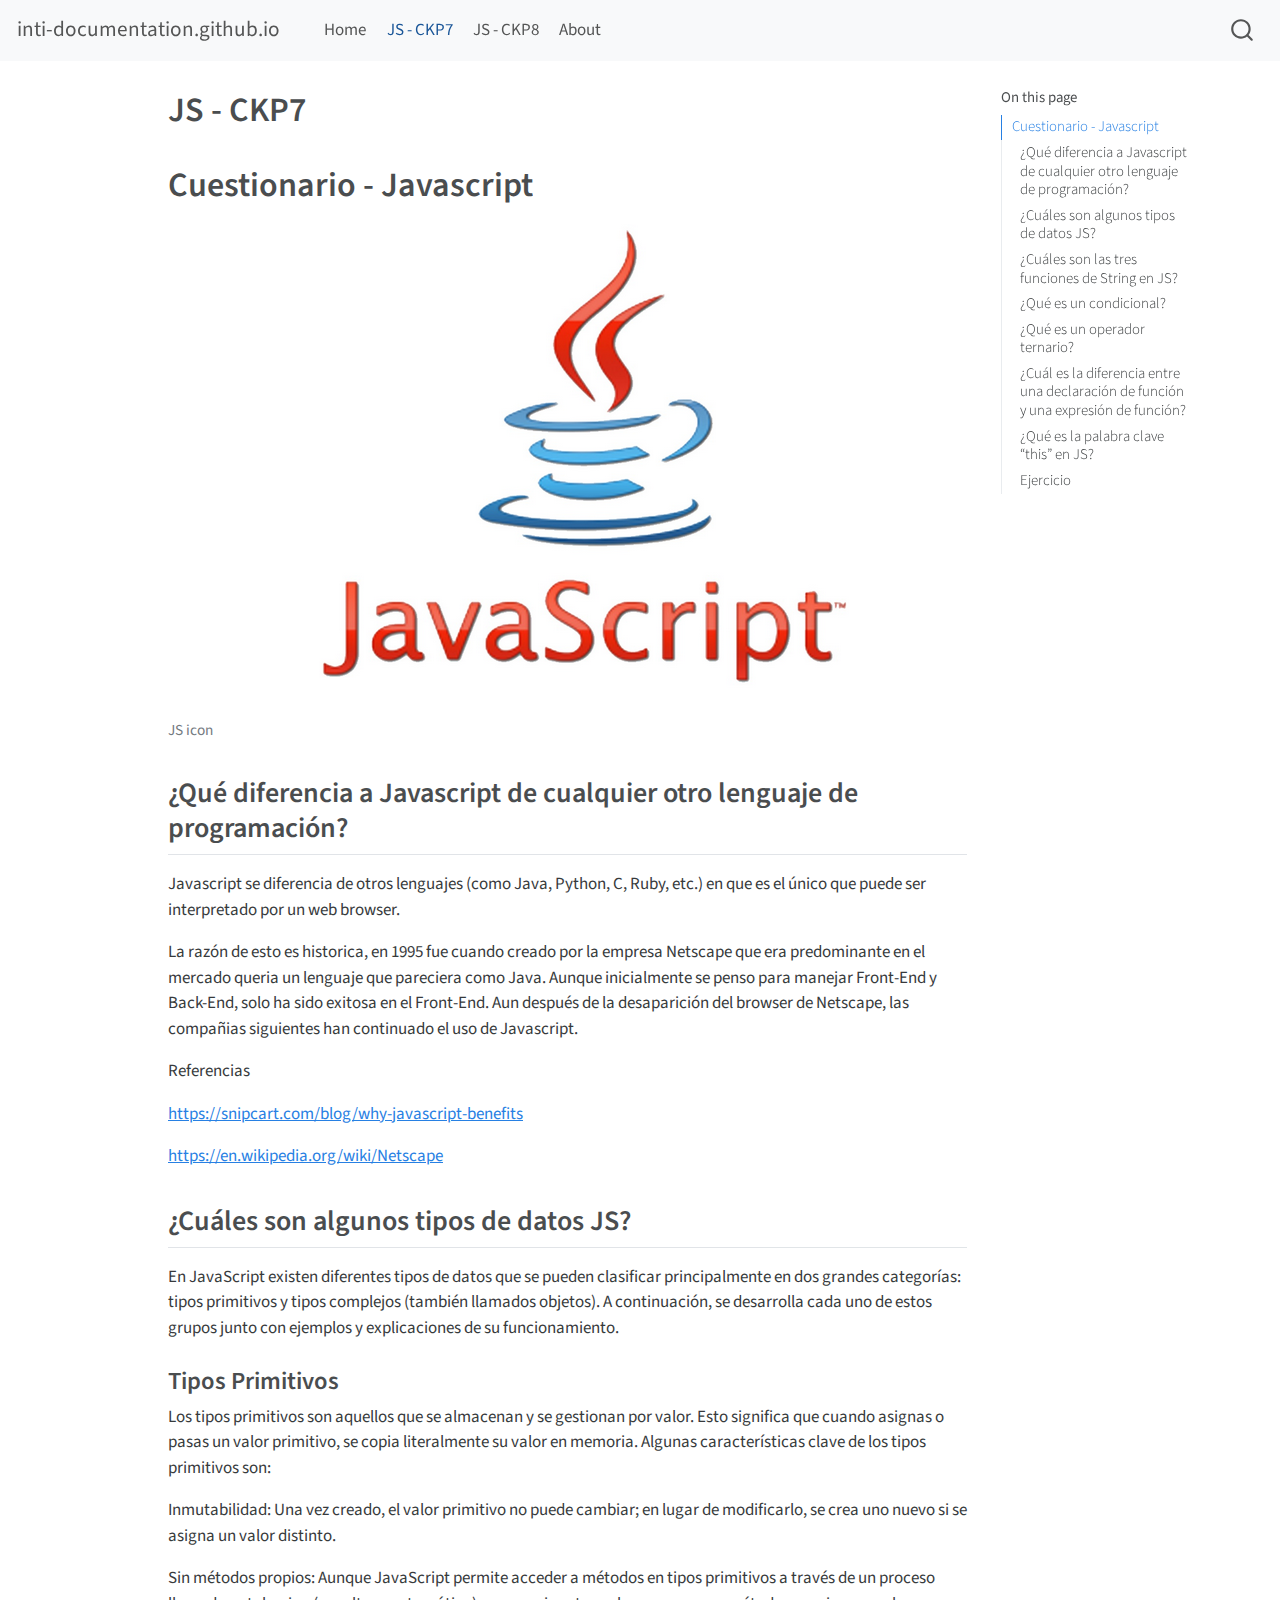
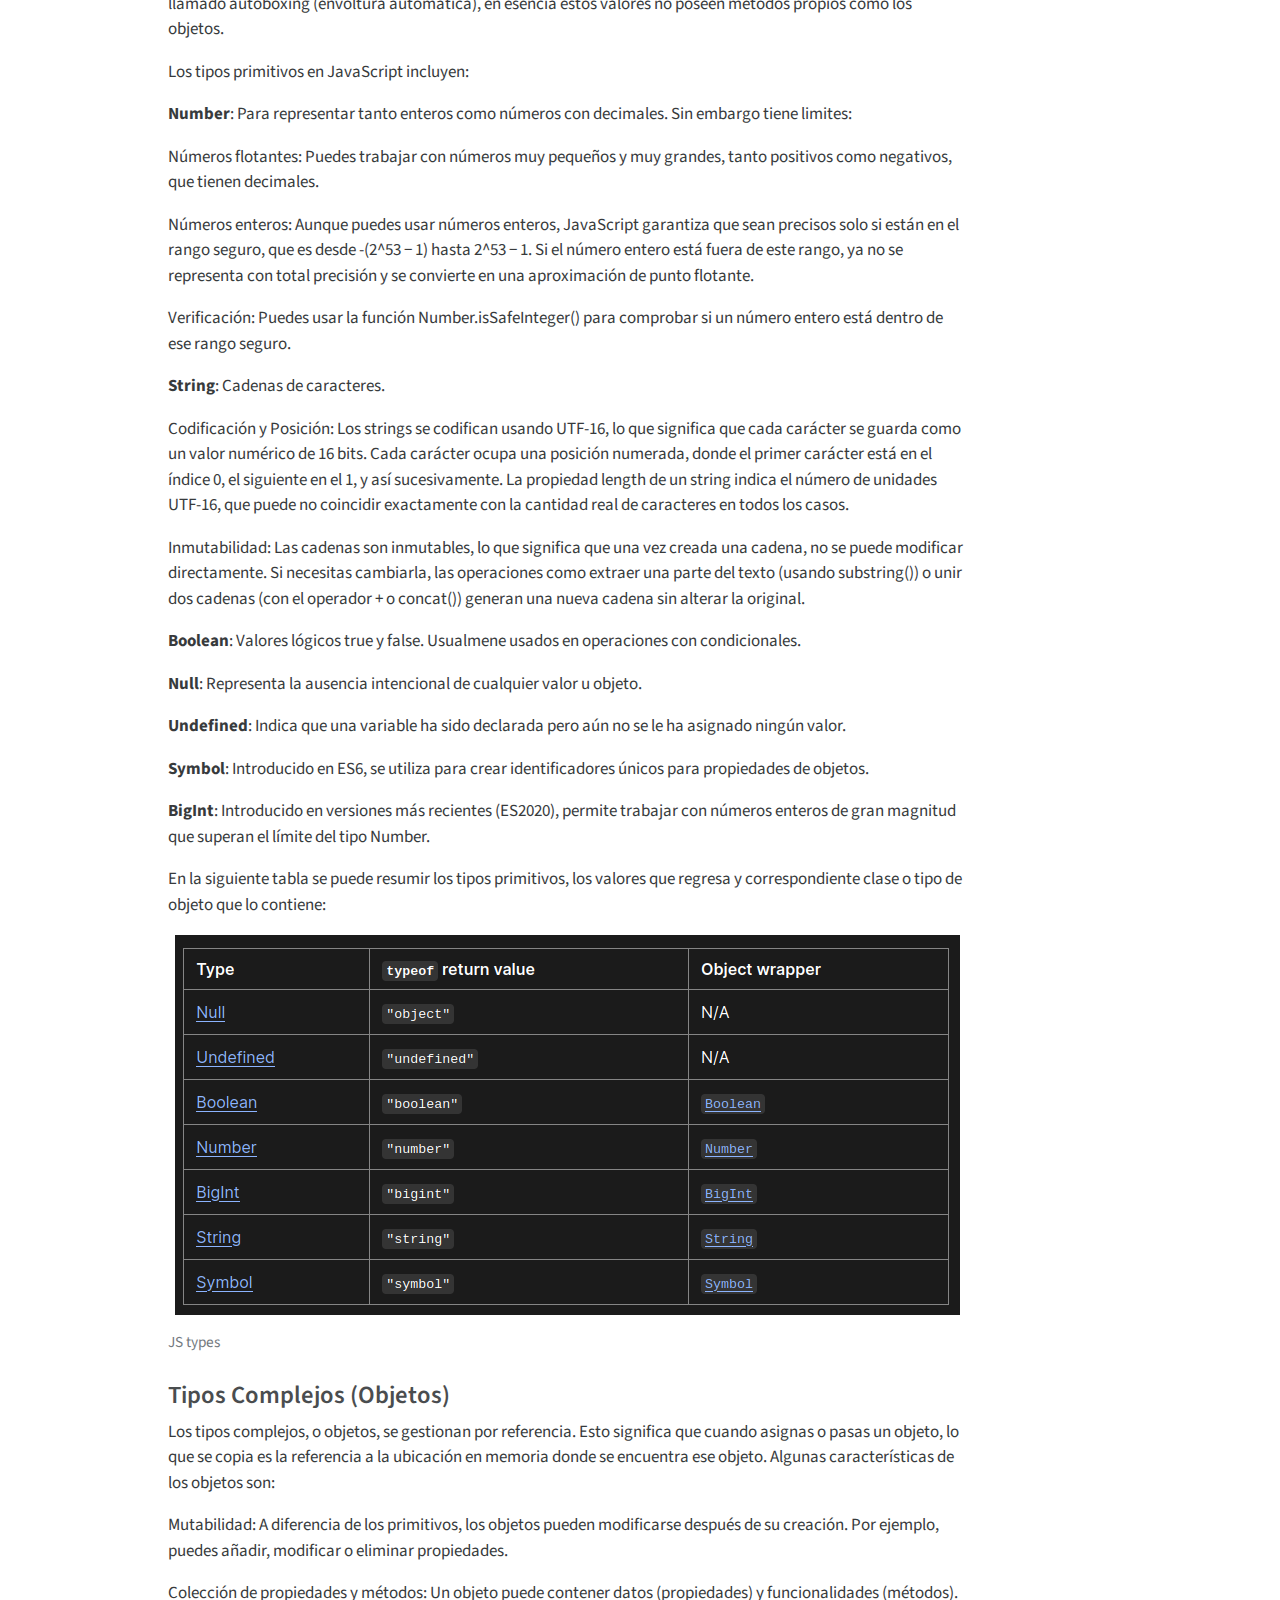
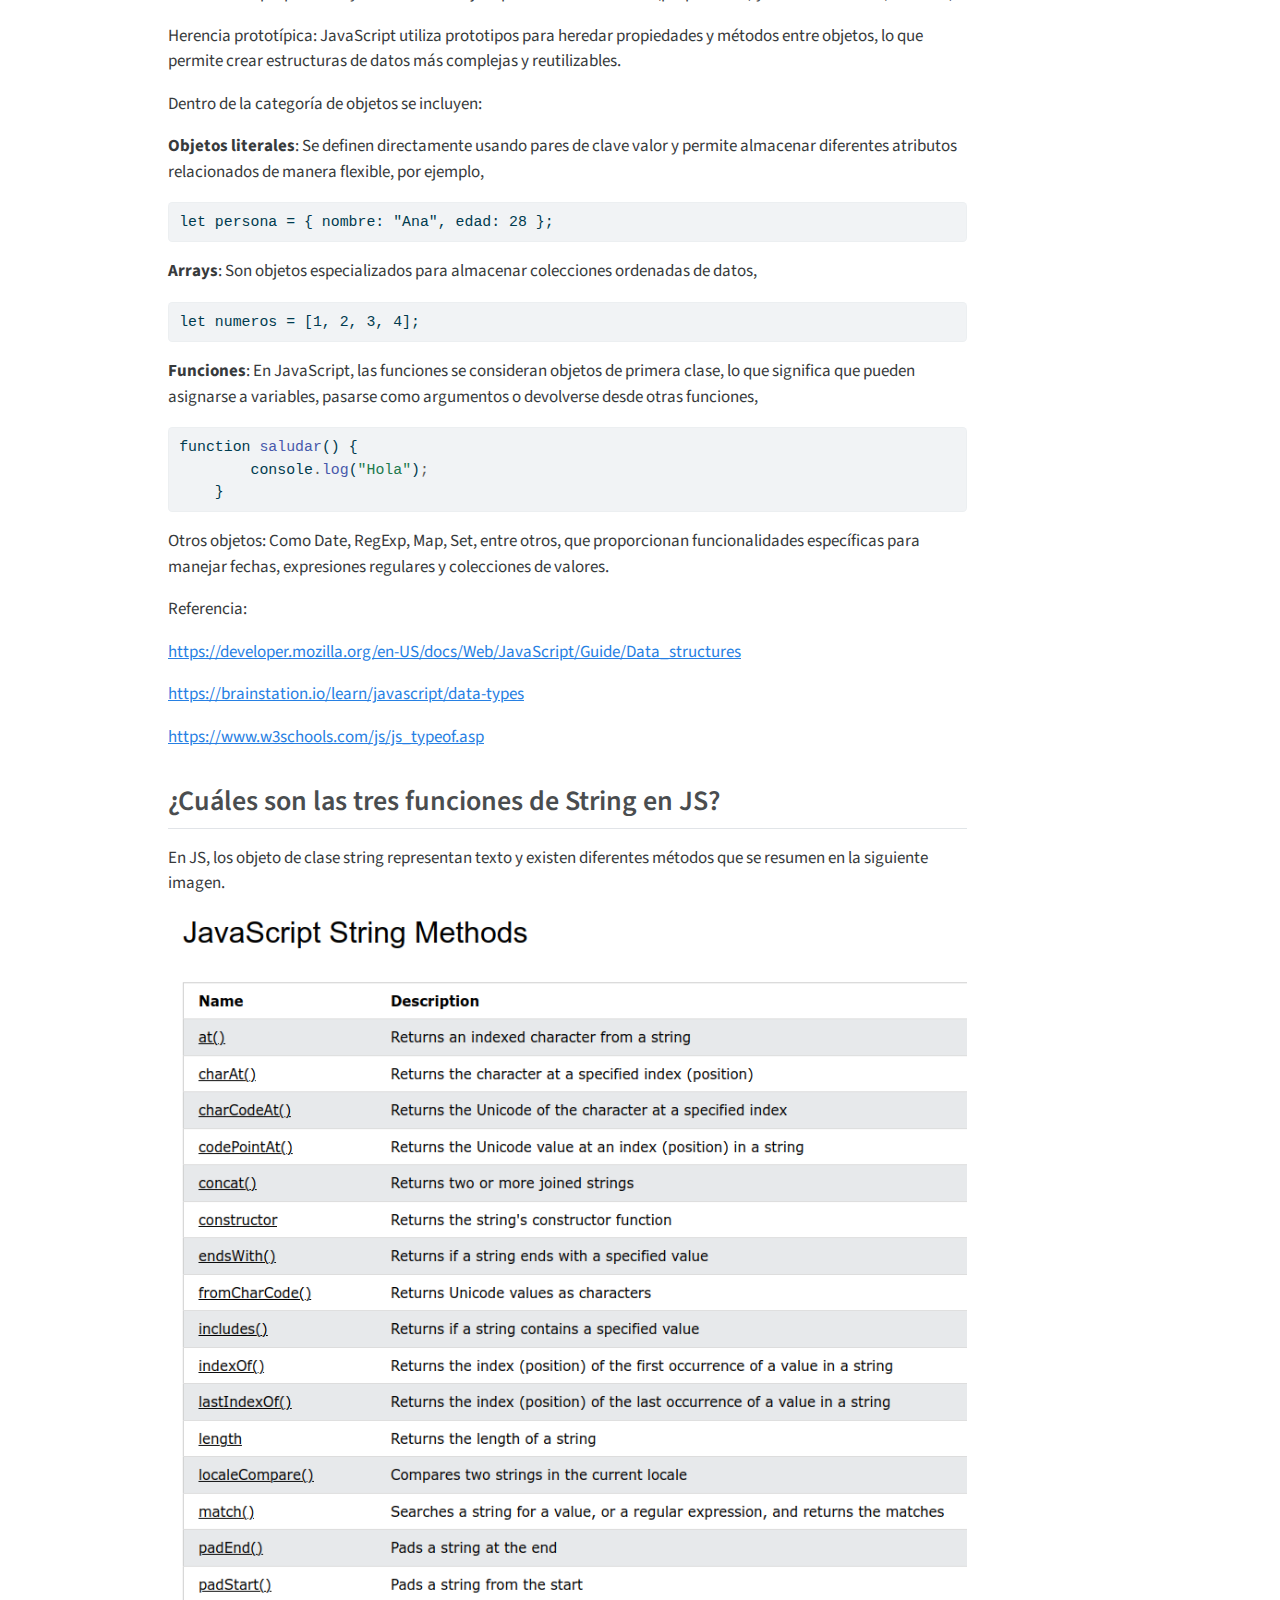
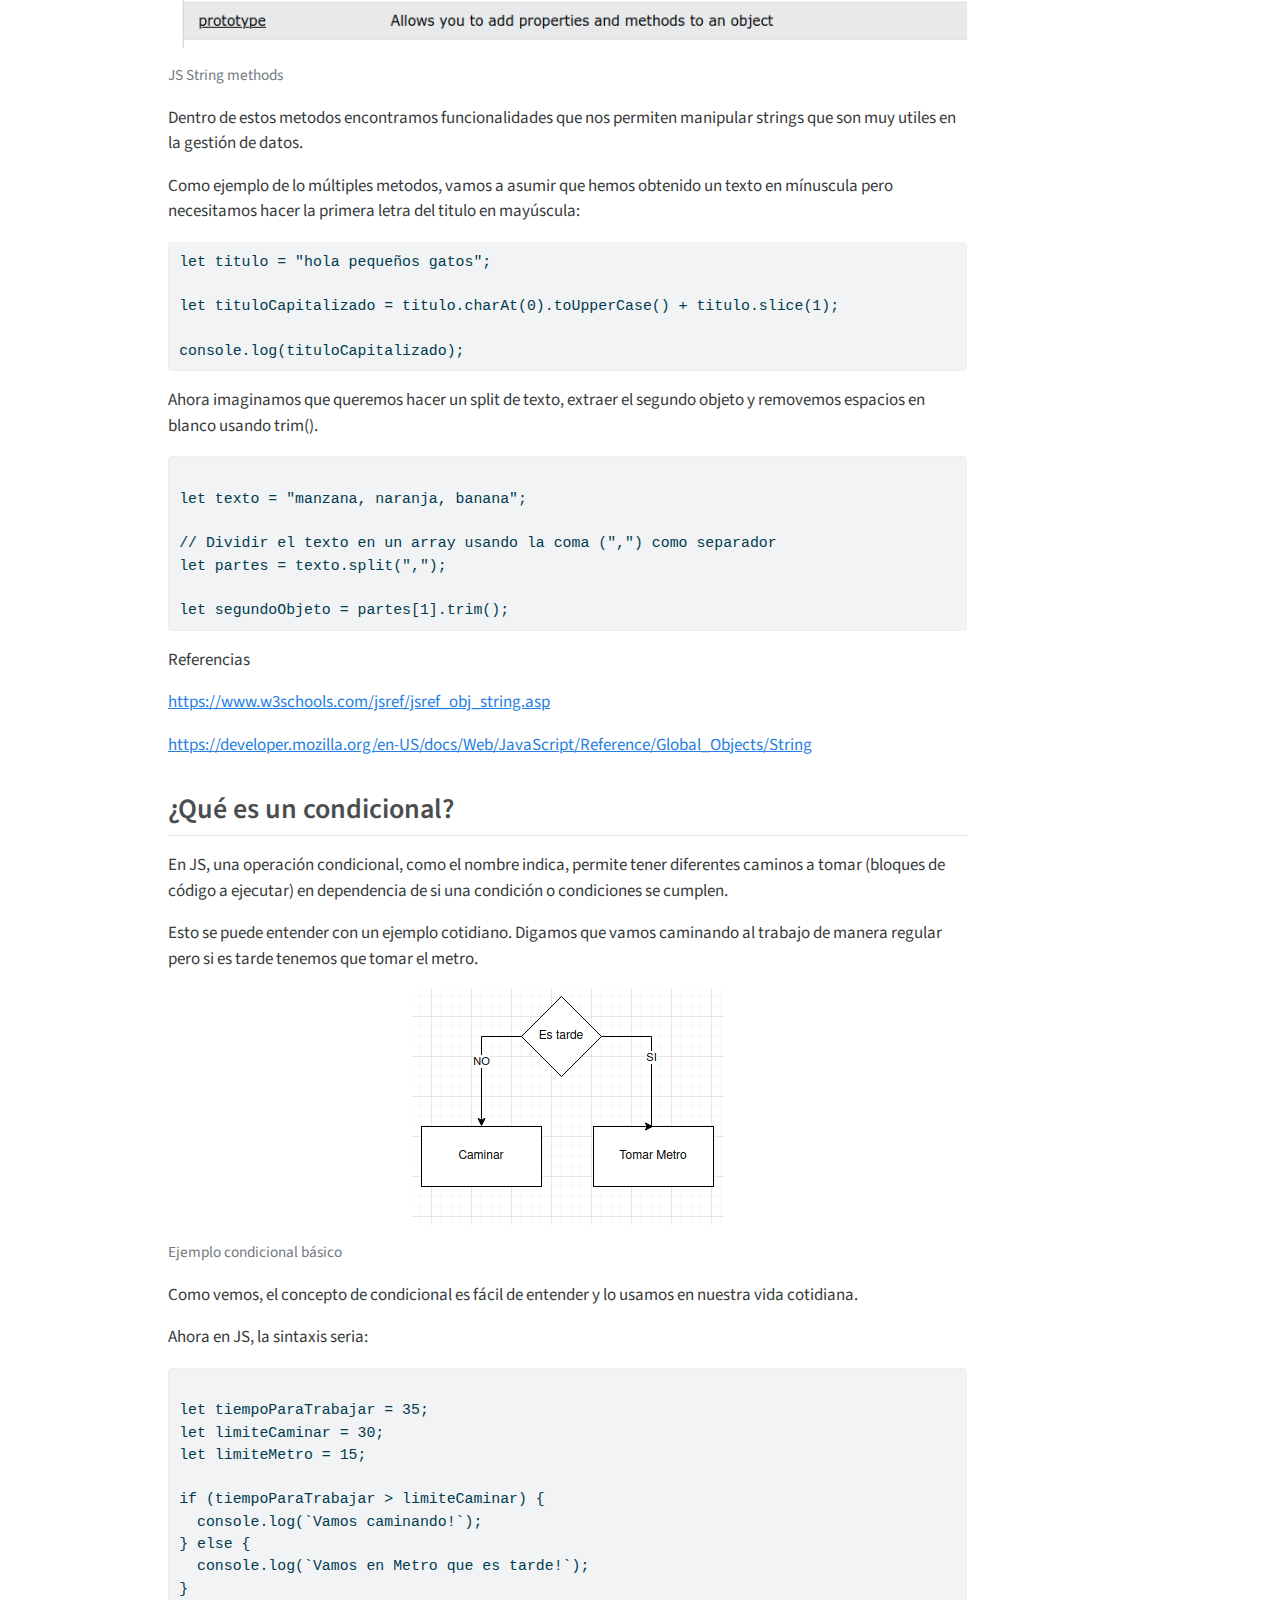
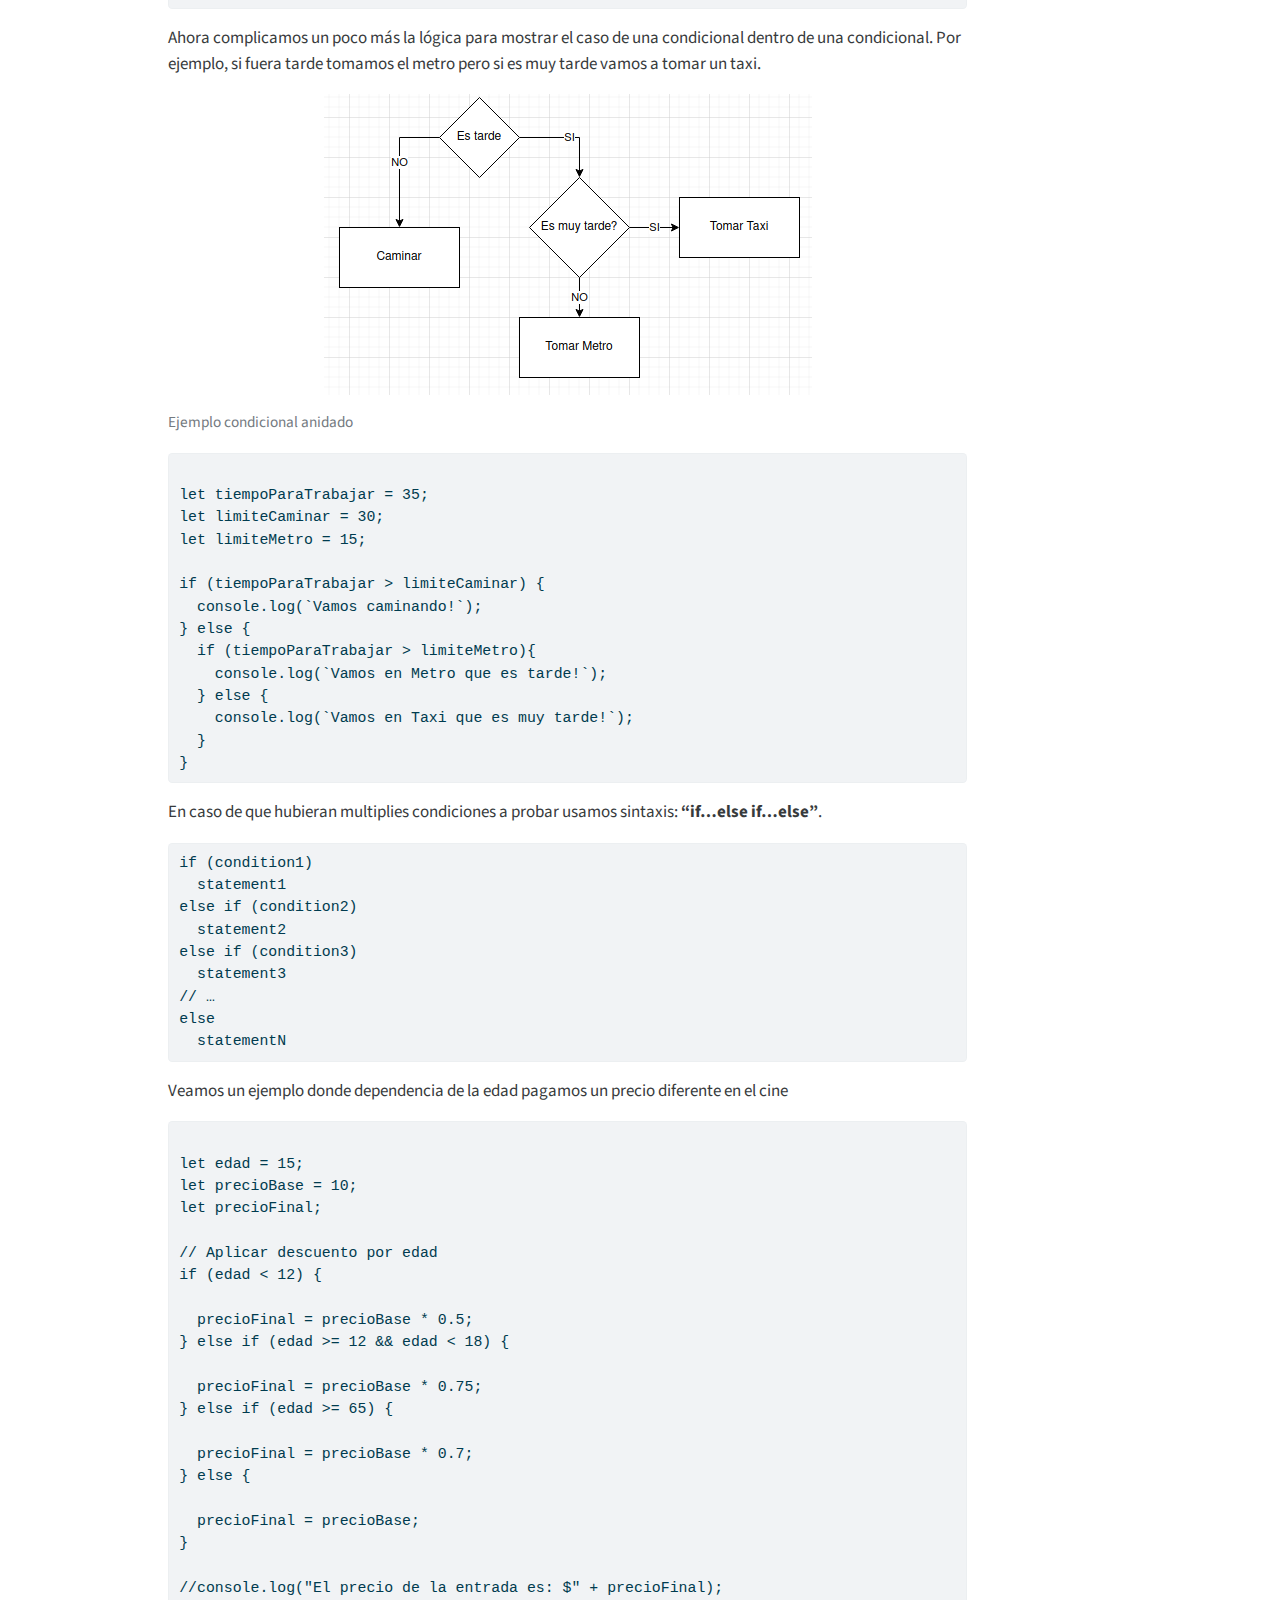
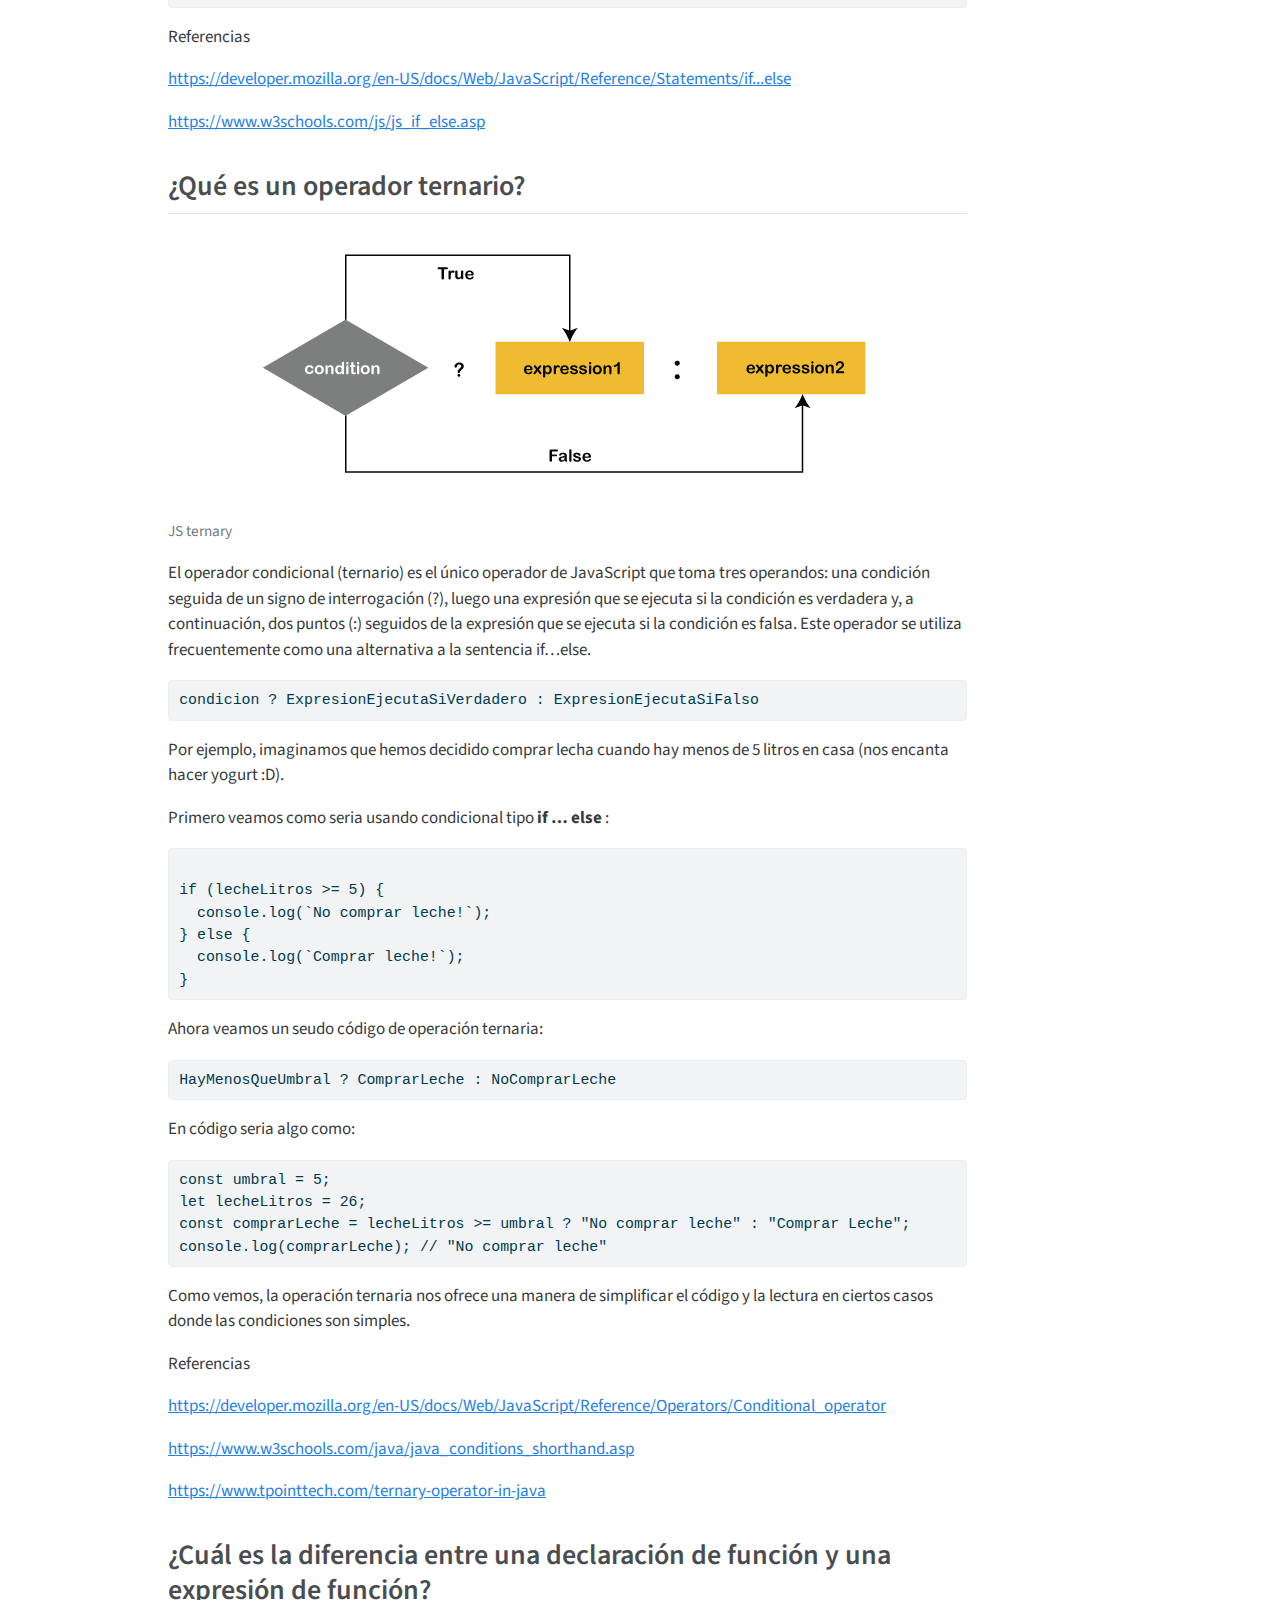
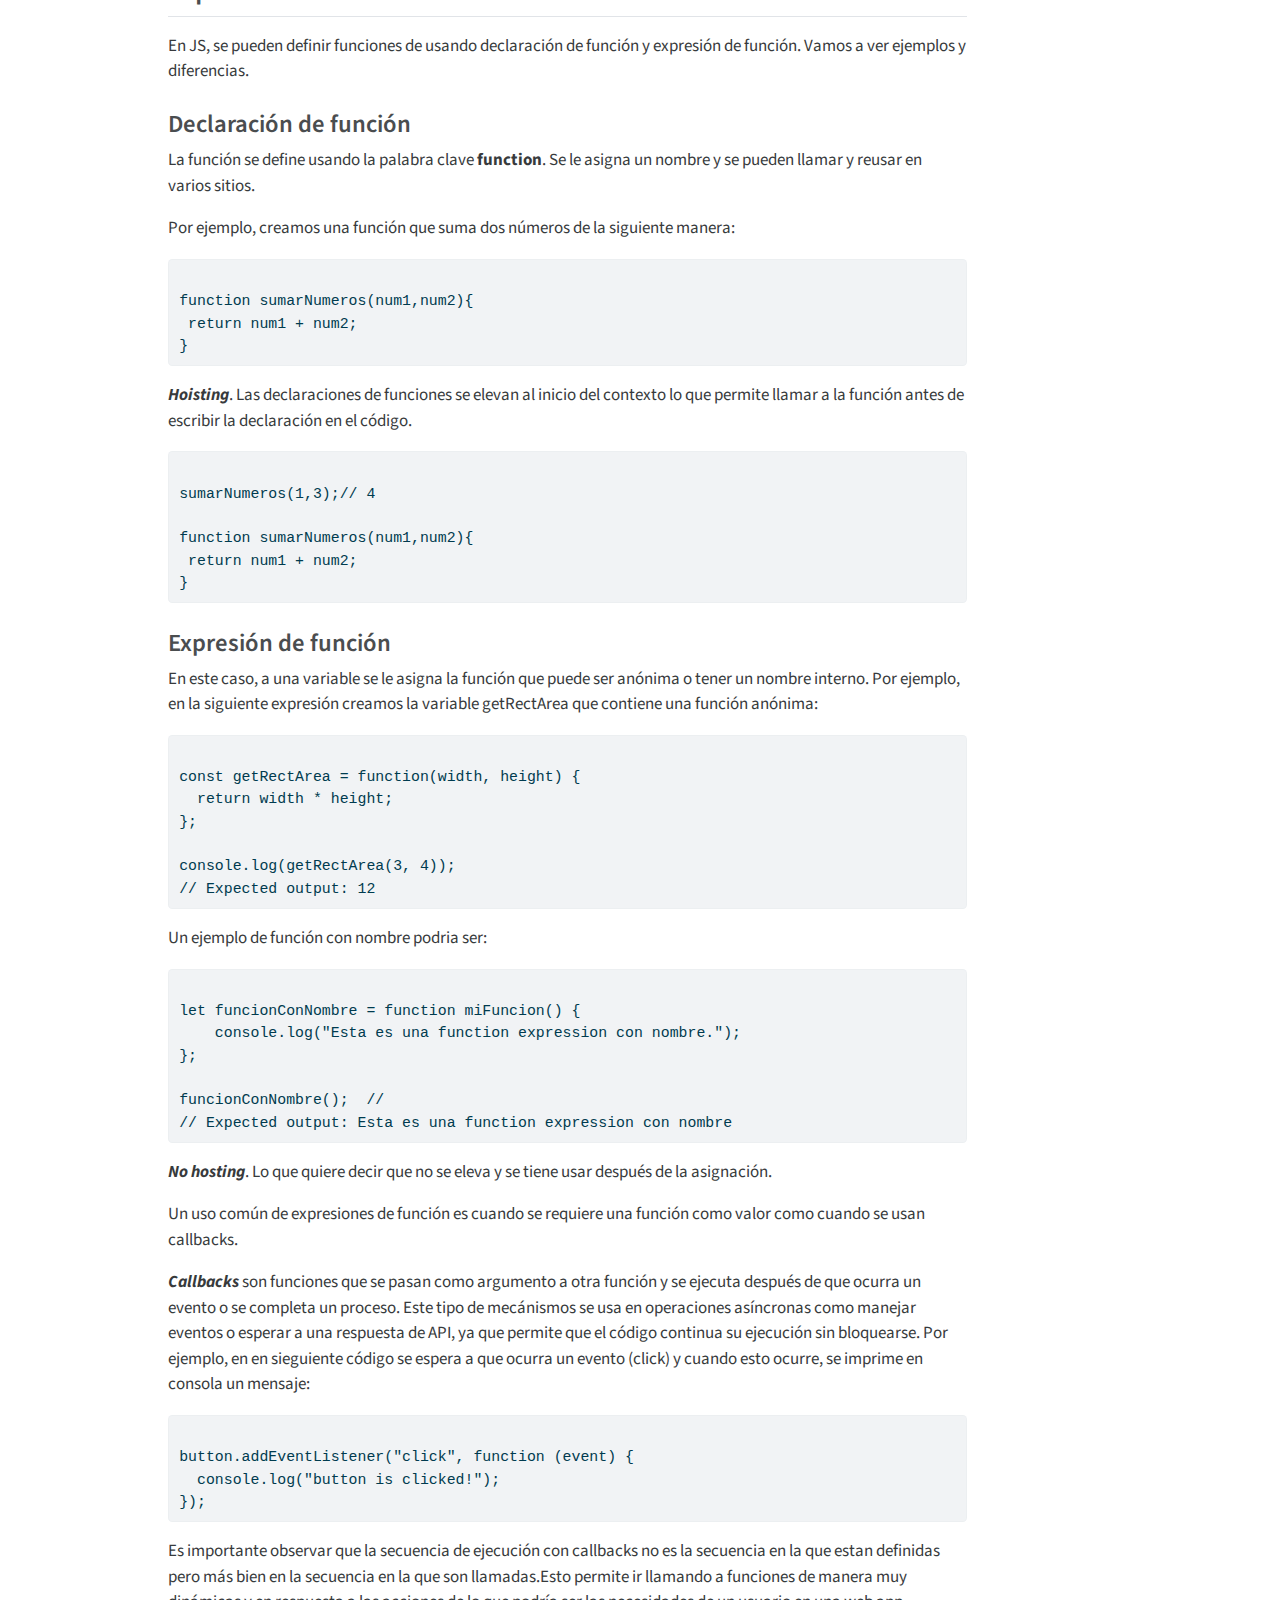
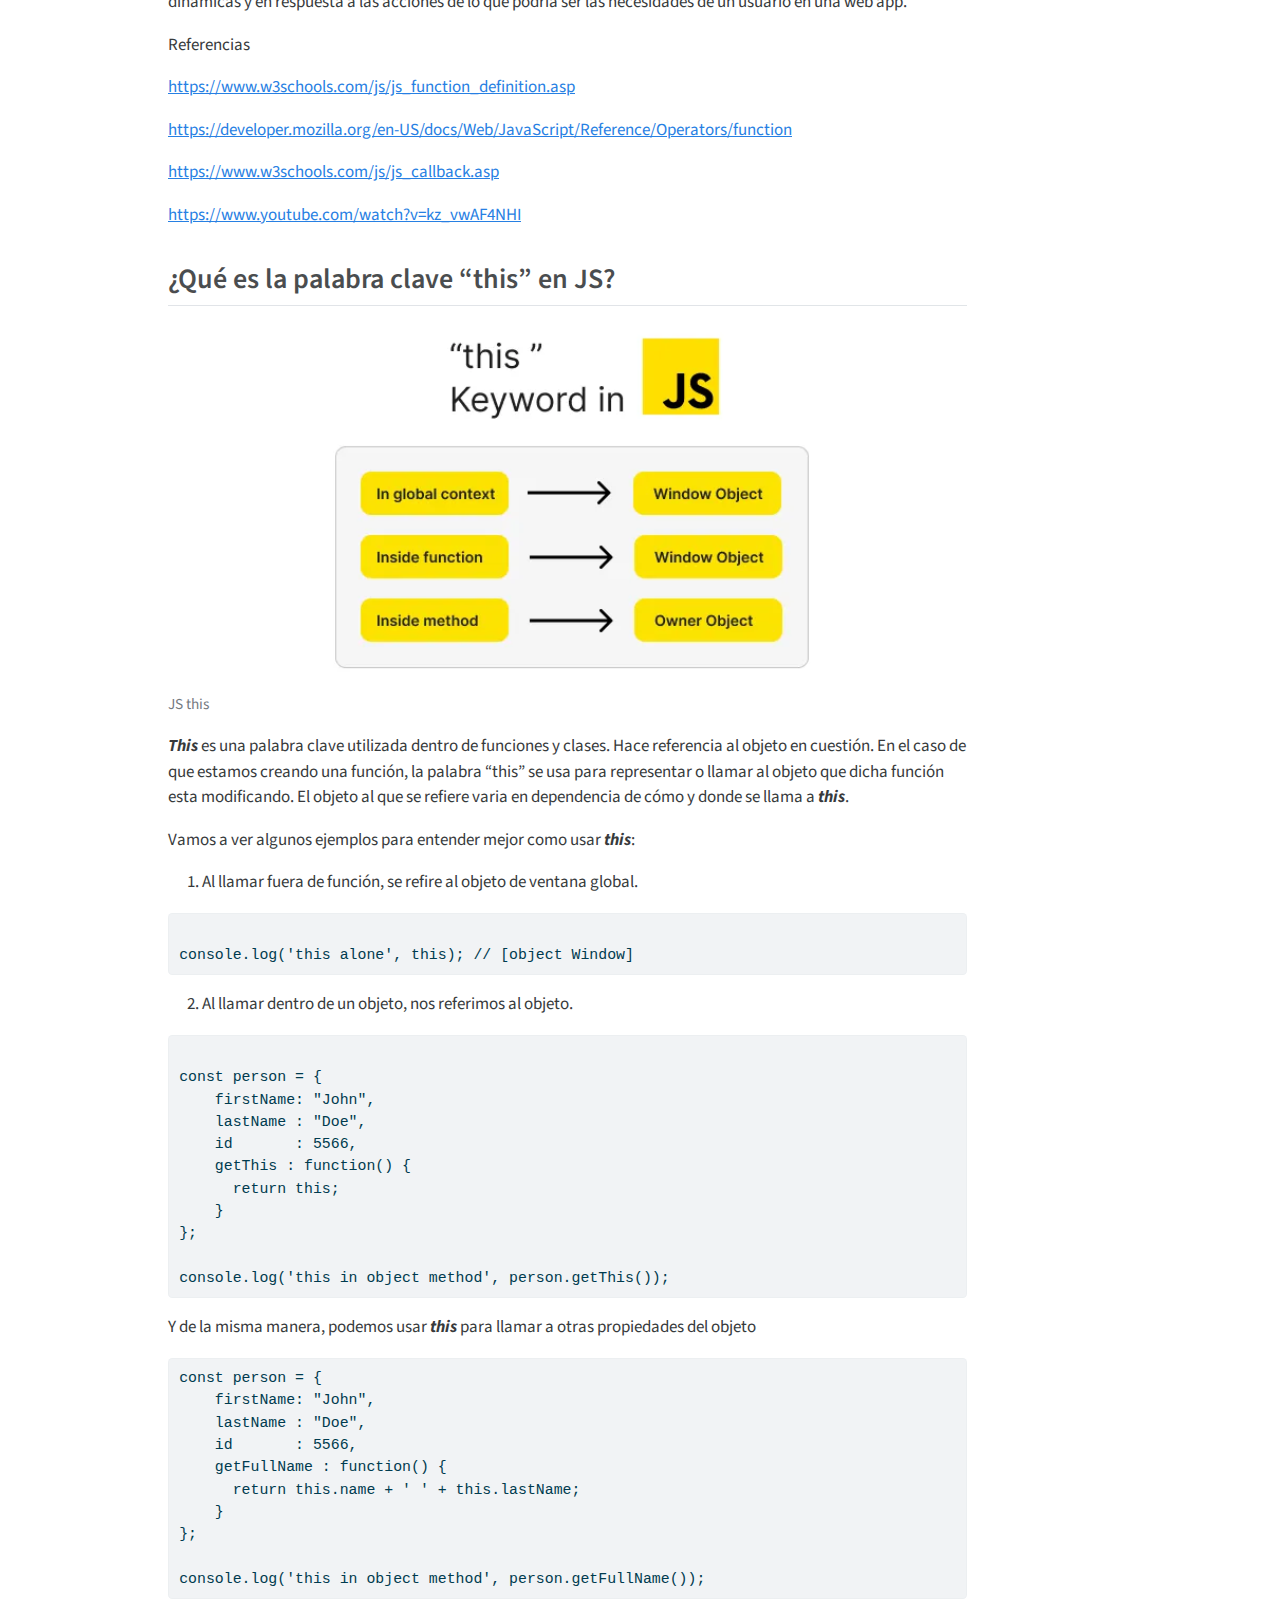
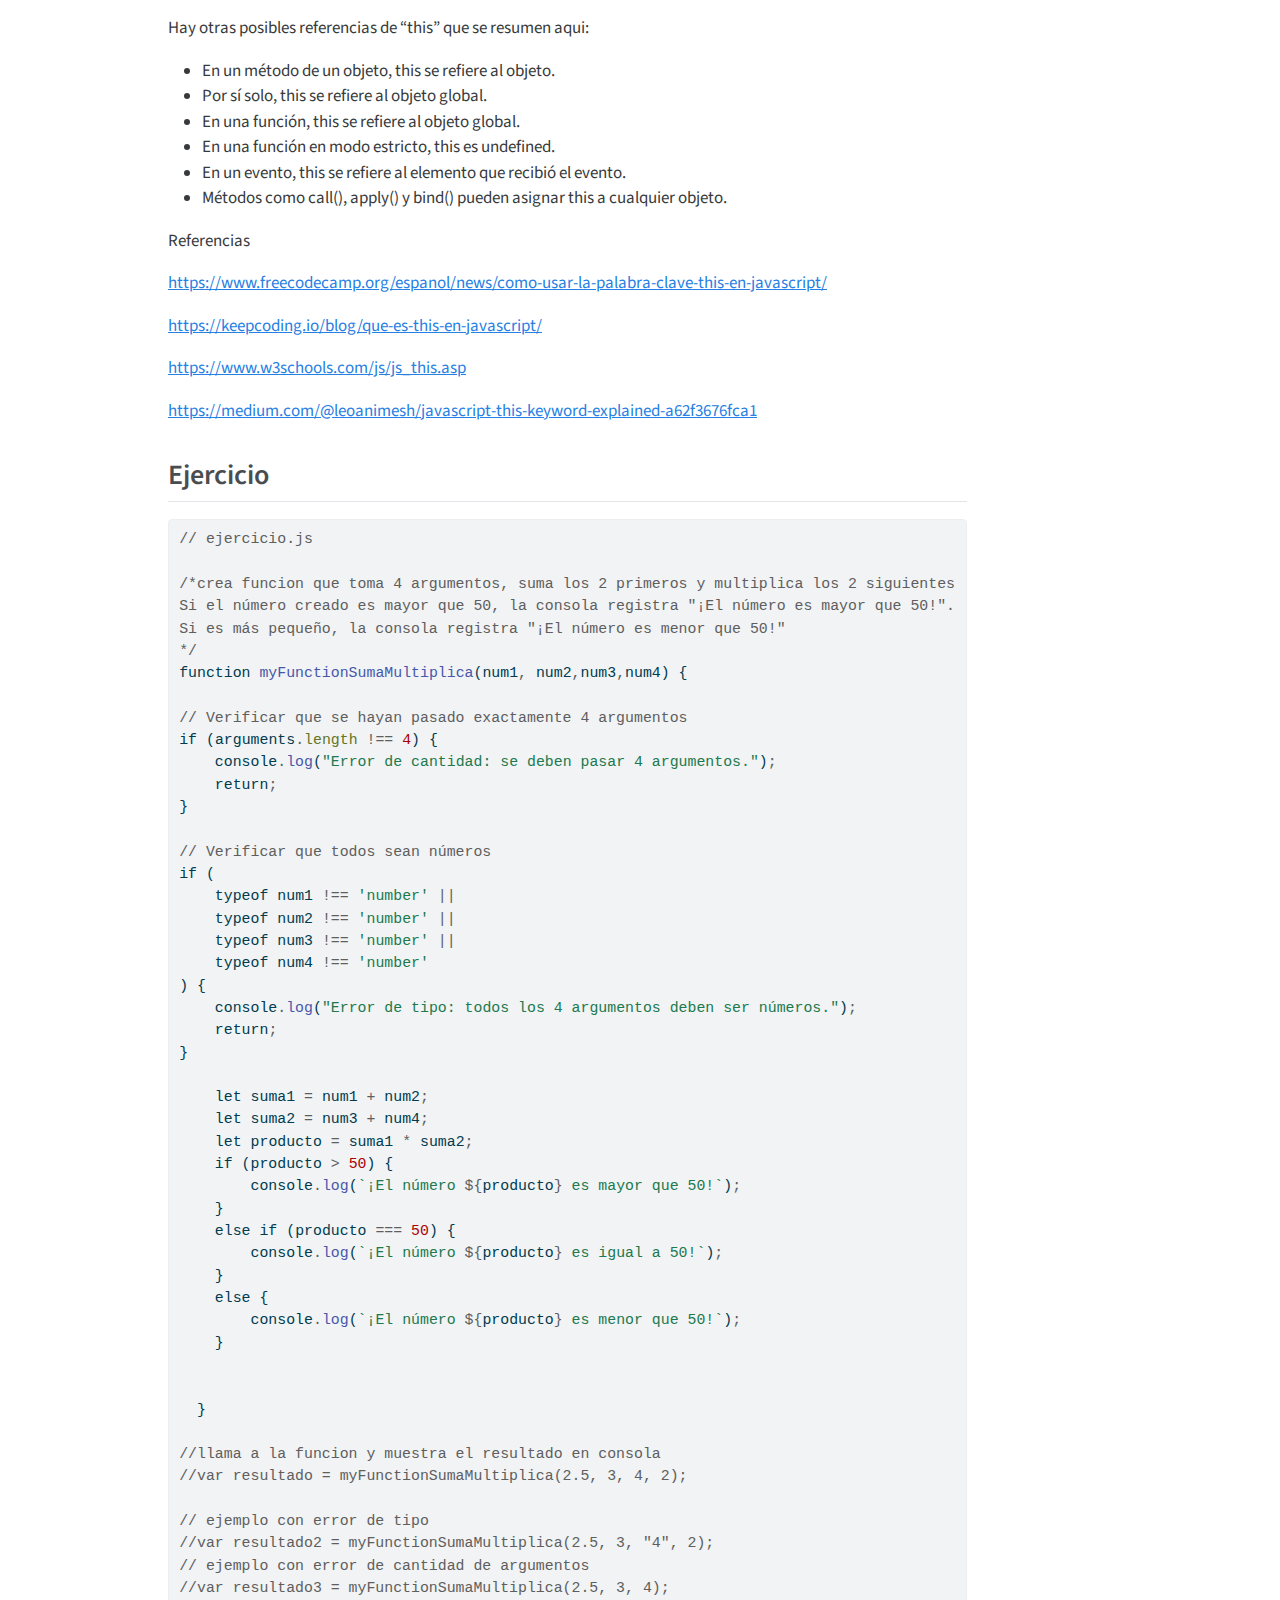
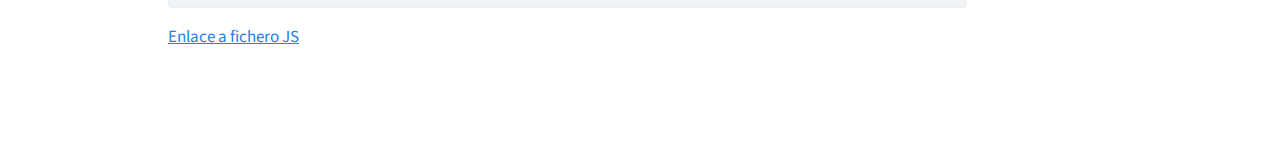
<file: docs/js_checkpoint7.html>
<!DOCTYPE html>
<html xmlns="http://www.w3.org/1999/xhtml" lang="en" xml:lang="en"><head>

<meta charset="utf-8">
<meta name="generator" content="quarto-1.3.450">

<meta name="viewport" content="width=device-width, initial-scale=1.0, user-scalable=yes">


<title>inti-documentation.github.io - JS - CKP7</title>
<style>
code{white-space: pre-wrap;}
span.smallcaps{font-variant: small-caps;}
div.columns{display: flex; gap: min(4vw, 1.5em);}
div.column{flex: auto; overflow-x: auto;}
div.hanging-indent{margin-left: 1.5em; text-indent: -1.5em;}
ul.task-list{list-style: none;}
ul.task-list li input[type="checkbox"] {
  width: 0.8em;
  margin: 0 0.8em 0.2em -1em; /* quarto-specific, see https://github.com/quarto-dev/quarto-cli/issues/4556 */ 
  vertical-align: middle;
}
/* CSS for syntax highlighting */
pre > code.sourceCode { white-space: pre; position: relative; }
pre > code.sourceCode > span { display: inline-block; line-height: 1.25; }
pre > code.sourceCode > span:empty { height: 1.2em; }
.sourceCode { overflow: visible; }
code.sourceCode > span { color: inherit; text-decoration: inherit; }
div.sourceCode { margin: 1em 0; }
pre.sourceCode { margin: 0; }
@media screen {
div.sourceCode { overflow: auto; }
}
@media print {
pre > code.sourceCode { white-space: pre-wrap; }
pre > code.sourceCode > span { text-indent: -5em; padding-left: 5em; }
}
pre.numberSource code
  { counter-reset: source-line 0; }
pre.numberSource code > span
  { position: relative; left: -4em; counter-increment: source-line; }
pre.numberSource code > span > a:first-child::before
  { content: counter(source-line);
    position: relative; left: -1em; text-align: right; vertical-align: baseline;
    border: none; display: inline-block;
    -webkit-touch-callout: none; -webkit-user-select: none;
    -khtml-user-select: none; -moz-user-select: none;
    -ms-user-select: none; user-select: none;
    padding: 0 4px; width: 4em;
  }
pre.numberSource { margin-left: 3em;  padding-left: 4px; }
div.sourceCode
  {   }
@media screen {
pre > code.sourceCode > span > a:first-child::before { text-decoration: underline; }
}
</style>


<script src="site_libs/quarto-nav/quarto-nav.js"></script>
<script src="site_libs/quarto-nav/headroom.min.js"></script>
<script src="site_libs/clipboard/clipboard.min.js"></script>
<script src="site_libs/quarto-search/autocomplete.umd.js"></script>
<script src="site_libs/quarto-search/fuse.min.js"></script>
<script src="site_libs/quarto-search/quarto-search.js"></script>
<meta name="quarto:offset" content="./">
<script src="site_libs/quarto-html/quarto.js"></script>
<script src="site_libs/quarto-html/popper.min.js"></script>
<script src="site_libs/quarto-html/tippy.umd.min.js"></script>
<script src="site_libs/quarto-html/anchor.min.js"></script>
<link href="site_libs/quarto-html/tippy.css" rel="stylesheet">
<link href="site_libs/quarto-html/quarto-syntax-highlighting.css" rel="stylesheet" id="quarto-text-highlighting-styles">
<script src="site_libs/bootstrap/bootstrap.min.js"></script>
<link href="site_libs/bootstrap/bootstrap-icons.css" rel="stylesheet">
<link href="site_libs/bootstrap/bootstrap.min.css" rel="stylesheet" id="quarto-bootstrap" data-mode="light">
<script id="quarto-search-options" type="application/json">{
  "location": "navbar",
  "copy-button": false,
  "collapse-after": 3,
  "panel-placement": "end",
  "type": "overlay",
  "limit": 20,
  "language": {
    "search-no-results-text": "No results",
    "search-matching-documents-text": "matching documents",
    "search-copy-link-title": "Copy link to search",
    "search-hide-matches-text": "Hide additional matches",
    "search-more-match-text": "more match in this document",
    "search-more-matches-text": "more matches in this document",
    "search-clear-button-title": "Clear",
    "search-detached-cancel-button-title": "Cancel",
    "search-submit-button-title": "Submit",
    "search-label": "Search"
  }
}</script>
<script type="module" src="site_libs/quarto-ojs/quarto-ojs-runtime.js"></script>
<link href="site_libs/quarto-ojs/quarto-ojs.css" rel="stylesheet">


<link rel="stylesheet" href="styles.css">
</head>

<body class="nav-fixed">

<div id="quarto-search-results"></div>
  <header id="quarto-header" class="headroom fixed-top">
    <nav class="navbar navbar-expand-lg navbar-dark ">
      <div class="navbar-container container-fluid">
      <div class="navbar-brand-container">
    <a class="navbar-brand" href="./index.html">
    <span class="navbar-title">inti-documentation.github.io</span>
    </a>
  </div>
            <div id="quarto-search" class="" title="Search"></div>
          <button class="navbar-toggler" type="button" data-bs-toggle="collapse" data-bs-target="#navbarCollapse" aria-controls="navbarCollapse" aria-expanded="false" aria-label="Toggle navigation" onclick="if (window.quartoToggleHeadroom) { window.quartoToggleHeadroom(); }">
  <span class="navbar-toggler-icon"></span>
</button>
          <div class="collapse navbar-collapse" id="navbarCollapse">
            <ul class="navbar-nav navbar-nav-scroll me-auto">
  <li class="nav-item">
    <a class="nav-link" href="./index.html" rel="" target="">
 <span class="menu-text">Home</span></a>
  </li>  
  <li class="nav-item">
    <a class="nav-link active" href="./js_checkpoint7.html" rel="" target="" aria-current="page">
 <span class="menu-text">JS - CKP7</span></a>
  </li>  
  <li class="nav-item">
    <a class="nav-link" href="./js_checkpoint8.html" rel="" target="">
 <span class="menu-text">JS - CKP8</span></a>
  </li>  
  <li class="nav-item">
    <a class="nav-link" href="./about.html" rel="" target="">
 <span class="menu-text">About</span></a>
  </li>  
</ul>
            <div class="quarto-navbar-tools ms-auto">
</div>
          </div> <!-- /navcollapse -->
      </div> <!-- /container-fluid -->
    </nav>
</header>
<!-- content -->
<div id="quarto-content" class="quarto-container page-columns page-rows-contents page-layout-article page-navbar">
<!-- sidebar -->
<!-- margin-sidebar -->
    <div id="quarto-margin-sidebar" class="sidebar margin-sidebar">
        <nav id="TOC" role="doc-toc" class="toc-active">
    <h2 id="toc-title">On this page</h2>
   
  <ul>
  <li><a href="#cuestionario---javascript" id="toc-cuestionario---javascript" class="nav-link active" data-scroll-target="#cuestionario---javascript">Cuestionario - Javascript</a>
  <ul class="collapse">
  <li><a href="#qué-diferencia-a-javascript-de-cualquier-otro-lenguaje-de-programación" id="toc-qué-diferencia-a-javascript-de-cualquier-otro-lenguaje-de-programación" class="nav-link" data-scroll-target="#qué-diferencia-a-javascript-de-cualquier-otro-lenguaje-de-programación">¿Qué diferencia a Javascript de cualquier otro lenguaje de programación?</a></li>
  <li><a href="#cuáles-son-algunos-tipos-de-datos-js" id="toc-cuáles-son-algunos-tipos-de-datos-js" class="nav-link" data-scroll-target="#cuáles-son-algunos-tipos-de-datos-js">¿Cuáles son algunos tipos de datos JS?</a>
  <ul class="collapse">
  <li><a href="#tipos-primitivos" id="toc-tipos-primitivos" class="nav-link" data-scroll-target="#tipos-primitivos">Tipos Primitivos</a></li>
  <li><a href="#tipos-complejos-objetos" id="toc-tipos-complejos-objetos" class="nav-link" data-scroll-target="#tipos-complejos-objetos">Tipos Complejos (Objetos)</a></li>
  </ul></li>
  <li><a href="#cuáles-son-las-tres-funciones-de-string-en-js" id="toc-cuáles-son-las-tres-funciones-de-string-en-js" class="nav-link" data-scroll-target="#cuáles-son-las-tres-funciones-de-string-en-js">¿Cuáles son las tres funciones de String en JS?</a></li>
  <li><a href="#qué-es-un-condicional" id="toc-qué-es-un-condicional" class="nav-link" data-scroll-target="#qué-es-un-condicional">¿Qué es un condicional?</a></li>
  <li><a href="#qué-es-un-operador-ternario" id="toc-qué-es-un-operador-ternario" class="nav-link" data-scroll-target="#qué-es-un-operador-ternario">¿Qué es un operador ternario?</a></li>
  <li><a href="#cuál-es-la-diferencia-entre-una-declaración-de-función-y-una-expresión-de-función" id="toc-cuál-es-la-diferencia-entre-una-declaración-de-función-y-una-expresión-de-función" class="nav-link" data-scroll-target="#cuál-es-la-diferencia-entre-una-declaración-de-función-y-una-expresión-de-función">¿Cuál es la diferencia entre una declaración de función y una expresión de función?</a>
  <ul class="collapse">
  <li><a href="#declaración-de-función" id="toc-declaración-de-función" class="nav-link" data-scroll-target="#declaración-de-función">Declaración de función</a></li>
  <li><a href="#expresión-de-función" id="toc-expresión-de-función" class="nav-link" data-scroll-target="#expresión-de-función">Expresión de función</a></li>
  </ul></li>
  <li><a href="#qué-es-la-palabra-clave-this-en-js" id="toc-qué-es-la-palabra-clave-this-en-js" class="nav-link" data-scroll-target="#qué-es-la-palabra-clave-this-en-js">¿Qué es la palabra clave “this” en JS?</a></li>
  <li><a href="#ejercicio" id="toc-ejercicio" class="nav-link" data-scroll-target="#ejercicio">Ejercicio</a></li>
  </ul></li>
  </ul>
</nav>
    </div>
<!-- main -->
<main class="content" id="quarto-document-content">

<header id="title-block-header" class="quarto-title-block default">
<div class="quarto-title">
<h1 class="title">JS - CKP7</h1>
</div>



<div class="quarto-title-meta">

    
  
    
  </div>
  

</header>

<section id="cuestionario---javascript" class="level1">
<h1>Cuestionario - Javascript</h1>
<div class="quarto-figure quarto-figure-center">
<figure class="figure">
<p><img src="images/js.png" class="img-fluid figure-img"></p>
<figcaption class="figure-caption">JS icon</figcaption>
</figure>
</div>
<section id="qué-diferencia-a-javascript-de-cualquier-otro-lenguaje-de-programación" class="level2">
<h2 class="anchored" data-anchor-id="qué-diferencia-a-javascript-de-cualquier-otro-lenguaje-de-programación">¿Qué diferencia a Javascript de cualquier otro lenguaje de programación?</h2>
<p>Javascript se diferencia de otros lenguajes (como Java, Python, C, Ruby, etc.) en que es el único que puede ser interpretado por un web browser.</p>
<p>La razón de esto es historica, en 1995 fue cuando creado por la empresa Netscape que era predominante en el mercado queria un lenguaje que pareciera como Java. Aunque inicialmente se penso para manejar Front-End y Back-End, solo ha sido exitosa en el Front-End. Aun después de la desaparición del browser de Netscape, las compañias siguientes han continuado el uso de Javascript.</p>
<p>Referencias</p>
<p><a href="https://snipcart.com/blog/why-javascript-benefits" class="uri">https://snipcart.com/blog/why-javascript-benefits</a></p>
<p><a href="https://en.wikipedia.org/wiki/Netscape" class="uri">https://en.wikipedia.org/wiki/Netscape</a></p>
</section>
<section id="cuáles-son-algunos-tipos-de-datos-js" class="level2">
<h2 class="anchored" data-anchor-id="cuáles-son-algunos-tipos-de-datos-js">¿Cuáles son algunos tipos de datos JS?</h2>
<p>En JavaScript existen diferentes tipos de datos que se pueden clasificar principalmente en dos grandes categorías: tipos primitivos y tipos complejos (también llamados objetos). A continuación, se desarrolla cada uno de estos grupos junto con ejemplos y explicaciones de su funcionamiento.</p>
<section id="tipos-primitivos" class="level3">
<h3 class="anchored" data-anchor-id="tipos-primitivos">Tipos Primitivos</h3>
<p>Los tipos primitivos son aquellos que se almacenan y se gestionan por valor. Esto significa que cuando asignas o pasas un valor primitivo, se copia literalmente su valor en memoria. Algunas características clave de los tipos primitivos son:</p>
<p>Inmutabilidad: Una vez creado, el valor primitivo no puede cambiar; en lugar de modificarlo, se crea uno nuevo si se asigna un valor distinto.</p>
<p>Sin métodos propios: Aunque JavaScript permite acceder a métodos en tipos primitivos a través de un proceso llamado autoboxing (envoltura automática), en esencia estos valores no poseen métodos propios como los objetos.</p>
<p>Los tipos primitivos en JavaScript incluyen:</p>
<p><strong>Number</strong>: Para representar tanto enteros como números con decimales. Sin embargo tiene limites:</p>
<p>Números flotantes: Puedes trabajar con números muy pequeños y muy grandes, tanto positivos como negativos, que tienen decimales.</p>
<p>Números enteros: Aunque puedes usar números enteros, JavaScript garantiza que sean precisos solo si están en el rango seguro, que es desde -(2^53 − 1) hasta 2^53 − 1. Si el número entero está fuera de este rango, ya no se representa con total precisión y se convierte en una aproximación de punto flotante.</p>
<p>Verificación: Puedes usar la función Number.isSafeInteger() para comprobar si un número entero está dentro de ese rango seguro.</p>
<p><strong>String</strong>: Cadenas de caracteres.</p>
<p>Codificación y Posición: Los strings se codifican usando UTF-16, lo que significa que cada carácter se guarda como un valor numérico de 16 bits. Cada carácter ocupa una posición numerada, donde el primer carácter está en el índice 0, el siguiente en el 1, y así sucesivamente. La propiedad length de un string indica el número de unidades UTF-16, que puede no coincidir exactamente con la cantidad real de caracteres en todos los casos.</p>
<p>Inmutabilidad: Las cadenas son inmutables, lo que significa que una vez creada una cadena, no se puede modificar directamente. Si necesitas cambiarla, las operaciones como extraer una parte del texto (usando substring()) o unir dos cadenas (con el operador + o concat()) generan una nueva cadena sin alterar la original.</p>
<p><strong>Boolean</strong>: Valores lógicos true y false. Usualmene usados en operaciones con condicionales.</p>
<p><strong>Null</strong>: Representa la ausencia intencional de cualquier valor u objeto.</p>
<p><strong>Undefined</strong>: Indica que una variable ha sido declarada pero aún no se le ha asignado ningún valor.</p>
<p><strong>Symbol</strong>: Introducido en ES6, se utiliza para crear identificadores únicos para propiedades de objetos.</p>
<p><strong>BigInt</strong>: Introducido en versiones más recientes (ES2020), permite trabajar con números enteros de gran magnitud que superan el límite del tipo Number.</p>
<p>En la siguiente tabla se puede resumir los tipos primitivos, los valores que regresa y correspondiente clase o tipo de objeto que lo contiene:</p>
<div class="quarto-figure quarto-figure-center">
<figure class="figure">
<p><img src="images/js_types.png" class="img-fluid figure-img"></p>
<figcaption class="figure-caption">JS types</figcaption>
</figure>
</div>
</section>
<section id="tipos-complejos-objetos" class="level3">
<h3 class="anchored" data-anchor-id="tipos-complejos-objetos">Tipos Complejos (Objetos)</h3>
<p>Los tipos complejos, o objetos, se gestionan por referencia. Esto significa que cuando asignas o pasas un objeto, lo que se copia es la referencia a la ubicación en memoria donde se encuentra ese objeto. Algunas características de los objetos son:</p>
<p>Mutabilidad: A diferencia de los primitivos, los objetos pueden modificarse después de su creación. Por ejemplo, puedes añadir, modificar o eliminar propiedades.</p>
<p>Colección de propiedades y métodos: Un objeto puede contener datos (propiedades) y funcionalidades (métodos).</p>
<p>Herencia prototípica: JavaScript utiliza prototipos para heredar propiedades y métodos entre objetos, lo que permite crear estructuras de datos más complejas y reutilizables.</p>
<p>Dentro de la categoría de objetos se incluyen:</p>
<p><strong>Objetos literales</strong>: Se definen directamente usando pares de clave valor y permite almacenar diferentes atributos relacionados de manera flexible, por ejemplo,</p>
<div class="sourceCode" id="cb1"><pre class="sourceCode default code-with-copy"><code class="sourceCode default"><span id="cb1-1"><a href="#cb1-1" aria-hidden="true" tabindex="-1"></a>let persona = { nombre: "Ana", edad: 28 };</span></code><button title="Copy to Clipboard" class="code-copy-button"><i class="bi"></i></button></pre></div>
<p><strong>Arrays</strong>: Son objetos especializados para almacenar colecciones ordenadas de datos,</p>
<div class="sourceCode" id="cb2"><pre class="sourceCode default code-with-copy"><code class="sourceCode default"><span id="cb2-1"><a href="#cb2-1" aria-hidden="true" tabindex="-1"></a>let numeros = [1, 2, 3, 4];</span></code><button title="Copy to Clipboard" class="code-copy-button"><i class="bi"></i></button></pre></div>
<p><strong>Funciones</strong>: En JavaScript, las funciones se consideran objetos de primera clase, lo que significa que pueden asignarse a variables, pasarse como argumentos o devolverse desde otras funciones,</p>
<div class="cell">
<div class="sourceCode cell-code" id="cb3" data-startfrom="95" data-source-offset="0"><pre class="sourceCode js code-with-copy"><code class="sourceCode javascript" style="counter-reset: source-line 94;"><span id="cb3-95"><a href="#cb3-95" aria-hidden="true" tabindex="-1"></a><span class="kw">function</span> <span class="fu">saludar</span>() {</span>
<span id="cb3-96"><a href="#cb3-96" aria-hidden="true" tabindex="-1"></a>        <span class="bu">console</span><span class="op">.</span><span class="fu">log</span>(<span class="st">"Hola"</span>)<span class="op">;</span></span>
<span id="cb3-97"><a href="#cb3-97" aria-hidden="true" tabindex="-1"></a>    }</span></code><button title="Copy to Clipboard" class="code-copy-button"><i class="bi"></i></button></pre></div>
<div class="cell-output cell-output-display">
<div id="ojs-cell-1" data-nodetype="declaration">

</div>
</div>
</div>
<p>Otros objetos: Como Date, RegExp, Map, Set, entre otros, que proporcionan funcionalidades específicas para manejar fechas, expresiones regulares y colecciones de valores.</p>
<p>Referencia:</p>
<p><a href="https://developer.mozilla.org/en-US/docs/Web/JavaScript/Guide/Data_structures" class="uri">https://developer.mozilla.org/en-US/docs/Web/JavaScript/Guide/Data_structures</a></p>
<p><a href="https://brainstation.io/learn/javascript/data-types" class="uri">https://brainstation.io/learn/javascript/data-types</a></p>
<p><a href="https://www.w3schools.com/js/js_typeof.asp" class="uri">https://www.w3schools.com/js/js_typeof.asp</a></p>
</section>
</section>
<section id="cuáles-son-las-tres-funciones-de-string-en-js" class="level2">
<h2 class="anchored" data-anchor-id="cuáles-son-las-tres-funciones-de-string-en-js">¿Cuáles son las tres funciones de String en JS?</h2>
<p>En JS, los objeto de clase string representan texto y existen diferentes métodos que se resumen en la siguiente imagen.</p>
<div class="quarto-figure quarto-figure-center">
<figure class="figure">
<p><img src="images/js_string_methods.png" class="img-fluid figure-img"></p>
<figcaption class="figure-caption">JS String methods</figcaption>
</figure>
</div>
<p>Dentro de estos metodos encontramos funcionalidades que nos permiten manipular strings que son muy utiles en la gestión de datos.</p>
<p>Como ejemplo de lo múltiples metodos, vamos a asumir que hemos obtenido un texto en mínuscula pero necesitamos hacer la primera letra del titulo en mayúscula:</p>
<div class="sourceCode" id="cb4"><pre class="sourceCode default code-with-copy"><code class="sourceCode default"><span id="cb4-1"><a href="#cb4-1" aria-hidden="true" tabindex="-1"></a>let titulo = "hola pequeños gatos";</span>
<span id="cb4-2"><a href="#cb4-2" aria-hidden="true" tabindex="-1"></a></span>
<span id="cb4-3"><a href="#cb4-3" aria-hidden="true" tabindex="-1"></a>let tituloCapitalizado = titulo.charAt(0).toUpperCase() + titulo.slice(1);</span>
<span id="cb4-4"><a href="#cb4-4" aria-hidden="true" tabindex="-1"></a></span>
<span id="cb4-5"><a href="#cb4-5" aria-hidden="true" tabindex="-1"></a>console.log(tituloCapitalizado);</span></code><button title="Copy to Clipboard" class="code-copy-button"><i class="bi"></i></button></pre></div>
<p>Ahora imaginamos que queremos hacer un split de texto, extraer el segundo objeto y removemos espacios en blanco usando trim().</p>
<div class="sourceCode" id="cb5"><pre class="sourceCode default code-with-copy"><code class="sourceCode default"><span id="cb5-1"><a href="#cb5-1" aria-hidden="true" tabindex="-1"></a></span>
<span id="cb5-2"><a href="#cb5-2" aria-hidden="true" tabindex="-1"></a>let texto = "manzana, naranja, banana";</span>
<span id="cb5-3"><a href="#cb5-3" aria-hidden="true" tabindex="-1"></a></span>
<span id="cb5-4"><a href="#cb5-4" aria-hidden="true" tabindex="-1"></a>// Dividir el texto en un array usando la coma (",") como separador</span>
<span id="cb5-5"><a href="#cb5-5" aria-hidden="true" tabindex="-1"></a>let partes = texto.split(",");</span>
<span id="cb5-6"><a href="#cb5-6" aria-hidden="true" tabindex="-1"></a></span>
<span id="cb5-7"><a href="#cb5-7" aria-hidden="true" tabindex="-1"></a>let segundoObjeto = partes[1].trim();</span></code><button title="Copy to Clipboard" class="code-copy-button"><i class="bi"></i></button></pre></div>
<p>Referencias</p>
<p><a href="https://www.w3schools.com/jsref/jsref_obj_string.asp" class="uri">https://www.w3schools.com/jsref/jsref_obj_string.asp</a></p>
<p><a href="https://developer.mozilla.org/en-US/docs/Web/JavaScript/Reference/Global_Objects/String" class="uri">https://developer.mozilla.org/en-US/docs/Web/JavaScript/Reference/Global_Objects/String</a></p>
</section>
<section id="qué-es-un-condicional" class="level2">
<h2 class="anchored" data-anchor-id="qué-es-un-condicional">¿Qué es un condicional?</h2>
<p>En JS, una operación condicional, como el nombre indica, permite tener diferentes caminos a tomar (bloques de código a ejecutar) en dependencia de si una condición o condiciones se cumplen.</p>
<p>Esto se puede entender con un ejemplo cotidiano. Digamos que vamos caminando al trabajo de manera regular pero si es tarde tenemos que tomar el metro.</p>
<div class="quarto-figure quarto-figure-center">
<figure class="figure">
<p><img src="images/condition_ejemplo1.png" class="img-fluid figure-img"></p>
<figcaption class="figure-caption">Ejemplo condicional básico</figcaption>
</figure>
</div>
<p>Como vemos, el concepto de condicional es fácil de entender y lo usamos en nuestra vida cotidiana.</p>
<p>Ahora en JS, la sintaxis seria:</p>
<div class="sourceCode" id="cb6"><pre class="sourceCode default code-with-copy"><code class="sourceCode default"><span id="cb6-1"><a href="#cb6-1" aria-hidden="true" tabindex="-1"></a></span>
<span id="cb6-2"><a href="#cb6-2" aria-hidden="true" tabindex="-1"></a>let tiempoParaTrabajar = 35;</span>
<span id="cb6-3"><a href="#cb6-3" aria-hidden="true" tabindex="-1"></a>let limiteCaminar = 30;</span>
<span id="cb6-4"><a href="#cb6-4" aria-hidden="true" tabindex="-1"></a>let limiteMetro = 15;</span>
<span id="cb6-5"><a href="#cb6-5" aria-hidden="true" tabindex="-1"></a></span>
<span id="cb6-6"><a href="#cb6-6" aria-hidden="true" tabindex="-1"></a>if (tiempoParaTrabajar &gt; limiteCaminar) {</span>
<span id="cb6-7"><a href="#cb6-7" aria-hidden="true" tabindex="-1"></a>  console.log(`Vamos caminando!`);</span>
<span id="cb6-8"><a href="#cb6-8" aria-hidden="true" tabindex="-1"></a>} else {</span>
<span id="cb6-9"><a href="#cb6-9" aria-hidden="true" tabindex="-1"></a>  console.log(`Vamos en Metro que es tarde!`);</span>
<span id="cb6-10"><a href="#cb6-10" aria-hidden="true" tabindex="-1"></a>}</span></code><button title="Copy to Clipboard" class="code-copy-button"><i class="bi"></i></button></pre></div>
<p>Ahora complicamos un poco más la lógica para mostrar el caso de una condicional dentro de una condicional. Por ejemplo, si fuera tarde tomamos el metro pero si es muy tarde vamos a tomar un taxi.</p>
<div class="quarto-figure quarto-figure-center">
<figure class="figure">
<p><img src="images/condition_ejemplo2.png" class="img-fluid figure-img"></p>
<figcaption class="figure-caption">Ejemplo condicional anidado</figcaption>
</figure>
</div>
<div class="sourceCode" id="cb7"><pre class="sourceCode default code-with-copy"><code class="sourceCode default"><span id="cb7-1"><a href="#cb7-1" aria-hidden="true" tabindex="-1"></a></span>
<span id="cb7-2"><a href="#cb7-2" aria-hidden="true" tabindex="-1"></a>let tiempoParaTrabajar = 35;</span>
<span id="cb7-3"><a href="#cb7-3" aria-hidden="true" tabindex="-1"></a>let limiteCaminar = 30;</span>
<span id="cb7-4"><a href="#cb7-4" aria-hidden="true" tabindex="-1"></a>let limiteMetro = 15;</span>
<span id="cb7-5"><a href="#cb7-5" aria-hidden="true" tabindex="-1"></a></span>
<span id="cb7-6"><a href="#cb7-6" aria-hidden="true" tabindex="-1"></a>if (tiempoParaTrabajar &gt; limiteCaminar) {</span>
<span id="cb7-7"><a href="#cb7-7" aria-hidden="true" tabindex="-1"></a>  console.log(`Vamos caminando!`);</span>
<span id="cb7-8"><a href="#cb7-8" aria-hidden="true" tabindex="-1"></a>} else {</span>
<span id="cb7-9"><a href="#cb7-9" aria-hidden="true" tabindex="-1"></a>  if (tiempoParaTrabajar &gt; limiteMetro){</span>
<span id="cb7-10"><a href="#cb7-10" aria-hidden="true" tabindex="-1"></a>    console.log(`Vamos en Metro que es tarde!`);</span>
<span id="cb7-11"><a href="#cb7-11" aria-hidden="true" tabindex="-1"></a>  } else {</span>
<span id="cb7-12"><a href="#cb7-12" aria-hidden="true" tabindex="-1"></a>    console.log(`Vamos en Taxi que es muy tarde!`);</span>
<span id="cb7-13"><a href="#cb7-13" aria-hidden="true" tabindex="-1"></a>  }</span>
<span id="cb7-14"><a href="#cb7-14" aria-hidden="true" tabindex="-1"></a>}</span></code><button title="Copy to Clipboard" class="code-copy-button"><i class="bi"></i></button></pre></div>
<p>En caso de que hubieran multiplies condiciones a probar usamos sintaxis: <strong>“if…else if…else”</strong>.</p>
<div class="sourceCode" id="cb8"><pre class="sourceCode default code-with-copy"><code class="sourceCode default"><span id="cb8-1"><a href="#cb8-1" aria-hidden="true" tabindex="-1"></a>if (condition1)</span>
<span id="cb8-2"><a href="#cb8-2" aria-hidden="true" tabindex="-1"></a>  statement1</span>
<span id="cb8-3"><a href="#cb8-3" aria-hidden="true" tabindex="-1"></a>else if (condition2)</span>
<span id="cb8-4"><a href="#cb8-4" aria-hidden="true" tabindex="-1"></a>  statement2</span>
<span id="cb8-5"><a href="#cb8-5" aria-hidden="true" tabindex="-1"></a>else if (condition3)</span>
<span id="cb8-6"><a href="#cb8-6" aria-hidden="true" tabindex="-1"></a>  statement3</span>
<span id="cb8-7"><a href="#cb8-7" aria-hidden="true" tabindex="-1"></a>// …</span>
<span id="cb8-8"><a href="#cb8-8" aria-hidden="true" tabindex="-1"></a>else</span>
<span id="cb8-9"><a href="#cb8-9" aria-hidden="true" tabindex="-1"></a>  statementN</span></code><button title="Copy to Clipboard" class="code-copy-button"><i class="bi"></i></button></pre></div>
<p>Veamos un ejemplo donde dependencia de la edad pagamos un precio diferente en el cine</p>
<div class="sourceCode" id="cb9"><pre class="sourceCode default code-with-copy"><code class="sourceCode default"><span id="cb9-1"><a href="#cb9-1" aria-hidden="true" tabindex="-1"></a></span>
<span id="cb9-2"><a href="#cb9-2" aria-hidden="true" tabindex="-1"></a>let edad = 15;         </span>
<span id="cb9-3"><a href="#cb9-3" aria-hidden="true" tabindex="-1"></a>let precioBase = 10;   </span>
<span id="cb9-4"><a href="#cb9-4" aria-hidden="true" tabindex="-1"></a>let precioFinal;       </span>
<span id="cb9-5"><a href="#cb9-5" aria-hidden="true" tabindex="-1"></a></span>
<span id="cb9-6"><a href="#cb9-6" aria-hidden="true" tabindex="-1"></a>// Aplicar descuento por edad</span>
<span id="cb9-7"><a href="#cb9-7" aria-hidden="true" tabindex="-1"></a>if (edad &lt; 12) {</span>
<span id="cb9-8"><a href="#cb9-8" aria-hidden="true" tabindex="-1"></a>  </span>
<span id="cb9-9"><a href="#cb9-9" aria-hidden="true" tabindex="-1"></a>  precioFinal = precioBase * 0.5;</span>
<span id="cb9-10"><a href="#cb9-10" aria-hidden="true" tabindex="-1"></a>} else if (edad &gt;= 12 &amp;&amp; edad &lt; 18) {</span>
<span id="cb9-11"><a href="#cb9-11" aria-hidden="true" tabindex="-1"></a> </span>
<span id="cb9-12"><a href="#cb9-12" aria-hidden="true" tabindex="-1"></a>  precioFinal = precioBase * 0.75;</span>
<span id="cb9-13"><a href="#cb9-13" aria-hidden="true" tabindex="-1"></a>} else if (edad &gt;= 65) {</span>
<span id="cb9-14"><a href="#cb9-14" aria-hidden="true" tabindex="-1"></a>  </span>
<span id="cb9-15"><a href="#cb9-15" aria-hidden="true" tabindex="-1"></a>  precioFinal = precioBase * 0.7;</span>
<span id="cb9-16"><a href="#cb9-16" aria-hidden="true" tabindex="-1"></a>} else {</span>
<span id="cb9-17"><a href="#cb9-17" aria-hidden="true" tabindex="-1"></a> </span>
<span id="cb9-18"><a href="#cb9-18" aria-hidden="true" tabindex="-1"></a>  precioFinal = precioBase;</span>
<span id="cb9-19"><a href="#cb9-19" aria-hidden="true" tabindex="-1"></a>}</span>
<span id="cb9-20"><a href="#cb9-20" aria-hidden="true" tabindex="-1"></a></span>
<span id="cb9-21"><a href="#cb9-21" aria-hidden="true" tabindex="-1"></a>//console.log("El precio de la entrada es: $" + precioFinal);</span></code><button title="Copy to Clipboard" class="code-copy-button"><i class="bi"></i></button></pre></div>
<p>Referencias</p>
<p><a href="https://developer.mozilla.org/en-US/docs/Web/JavaScript/Reference/Statements/if...else" class="uri">https://developer.mozilla.org/en-US/docs/Web/JavaScript/Reference/Statements/if...else</a></p>
<p><a href="https://www.w3schools.com/js/js_if_else.asp" class="uri">https://www.w3schools.com/js/js_if_else.asp</a></p>
</section>
<section id="qué-es-un-operador-ternario" class="level2">
<h2 class="anchored" data-anchor-id="qué-es-un-operador-ternario">¿Qué es un operador ternario?</h2>
<div class="quarto-figure quarto-figure-center">
<figure class="figure">
<p><img src="images/js_ternary.png" class="img-fluid figure-img"></p>
<figcaption class="figure-caption">JS ternary</figcaption>
</figure>
</div>
<p>El operador condicional (ternario) es el único operador de JavaScript que toma tres operandos: una condición seguida de un signo de interrogación (?), luego una expresión que se ejecuta si la condición es verdadera y, a continuación, dos puntos (:) seguidos de la expresión que se ejecuta si la condición es falsa. Este operador se utiliza frecuentemente como una alternativa a la sentencia if…else.</p>
<div class="sourceCode" id="cb10"><pre class="sourceCode default code-with-copy"><code class="sourceCode default"><span id="cb10-1"><a href="#cb10-1" aria-hidden="true" tabindex="-1"></a>condicion ? ExpresionEjecutaSiVerdadero : ExpresionEjecutaSiFalso</span></code><button title="Copy to Clipboard" class="code-copy-button"><i class="bi"></i></button></pre></div>
<p>Por ejemplo, imaginamos que hemos decidido comprar lecha cuando hay menos de 5 litros en casa (nos encanta hacer yogurt :D).</p>
<p>Primero veamos como seria usando condicional tipo <strong>if … else</strong> :</p>
<div class="sourceCode" id="cb11"><pre class="sourceCode default code-with-copy"><code class="sourceCode default"><span id="cb11-1"><a href="#cb11-1" aria-hidden="true" tabindex="-1"></a></span>
<span id="cb11-2"><a href="#cb11-2" aria-hidden="true" tabindex="-1"></a>if (lecheLitros &gt;= 5) {</span>
<span id="cb11-3"><a href="#cb11-3" aria-hidden="true" tabindex="-1"></a>  console.log(`No comprar leche!`);</span>
<span id="cb11-4"><a href="#cb11-4" aria-hidden="true" tabindex="-1"></a>} else {</span>
<span id="cb11-5"><a href="#cb11-5" aria-hidden="true" tabindex="-1"></a>  console.log(`Comprar leche!`);</span>
<span id="cb11-6"><a href="#cb11-6" aria-hidden="true" tabindex="-1"></a>}</span></code><button title="Copy to Clipboard" class="code-copy-button"><i class="bi"></i></button></pre></div>
<p>Ahora veamos un seudo código de operación ternaria:</p>
<div class="sourceCode" id="cb12"><pre class="sourceCode default code-with-copy"><code class="sourceCode default"><span id="cb12-1"><a href="#cb12-1" aria-hidden="true" tabindex="-1"></a>HayMenosQueUmbral ? ComprarLeche : NoComprarLeche</span></code><button title="Copy to Clipboard" class="code-copy-button"><i class="bi"></i></button></pre></div>
<p>En código seria algo como:</p>
<div class="sourceCode" id="cb13"><pre class="sourceCode default code-with-copy"><code class="sourceCode default"><span id="cb13-1"><a href="#cb13-1" aria-hidden="true" tabindex="-1"></a>const umbral = 5;</span>
<span id="cb13-2"><a href="#cb13-2" aria-hidden="true" tabindex="-1"></a>let lecheLitros = 26;</span>
<span id="cb13-3"><a href="#cb13-3" aria-hidden="true" tabindex="-1"></a>const comprarLeche = lecheLitros &gt;= umbral ? "No comprar leche" : "Comprar Leche";</span>
<span id="cb13-4"><a href="#cb13-4" aria-hidden="true" tabindex="-1"></a>console.log(comprarLeche); // "No comprar leche"</span></code><button title="Copy to Clipboard" class="code-copy-button"><i class="bi"></i></button></pre></div>
<p>Como vemos, la operación ternaria nos ofrece una manera de simplificar el código y la lectura en ciertos casos donde las condiciones son simples.</p>
<p>Referencias</p>
<p><a href="https://developer.mozilla.org/en-US/docs/Web/JavaScript/Reference/Operators/Conditional_operator" class="uri">https://developer.mozilla.org/en-US/docs/Web/JavaScript/Reference/Operators/Conditional_operator</a></p>
<p><a href="https://www.w3schools.com/java/java_conditions_shorthand.asp" class="uri">https://www.w3schools.com/java/java_conditions_shorthand.asp</a></p>
<p><a href="https://www.tpointtech.com/ternary-operator-in-java" class="uri">https://www.tpointtech.com/ternary-operator-in-java</a></p>
</section>
<section id="cuál-es-la-diferencia-entre-una-declaración-de-función-y-una-expresión-de-función" class="level2">
<h2 class="anchored" data-anchor-id="cuál-es-la-diferencia-entre-una-declaración-de-función-y-una-expresión-de-función">¿Cuál es la diferencia entre una declaración de función y una expresión de función?</h2>
<p>En JS, se pueden definir funciones de usando declaración de función y expresión de función. Vamos a ver ejemplos y diferencias.</p>
<section id="declaración-de-función" class="level3">
<h3 class="anchored" data-anchor-id="declaración-de-función">Declaración de función</h3>
<p>La función se define usando la palabra clave <strong>function</strong>. Se le asigna un nombre y se pueden llamar y reusar en varios sitios.</p>
<p>Por ejemplo, creamos una función que suma dos números de la siguiente manera:</p>
<div class="sourceCode" id="cb14"><pre class="sourceCode default code-with-copy"><code class="sourceCode default"><span id="cb14-1"><a href="#cb14-1" aria-hidden="true" tabindex="-1"></a></span>
<span id="cb14-2"><a href="#cb14-2" aria-hidden="true" tabindex="-1"></a>function sumarNumeros(num1,num2){</span>
<span id="cb14-3"><a href="#cb14-3" aria-hidden="true" tabindex="-1"></a> return num1 + num2;</span>
<span id="cb14-4"><a href="#cb14-4" aria-hidden="true" tabindex="-1"></a>}</span></code><button title="Copy to Clipboard" class="code-copy-button"><i class="bi"></i></button></pre></div>
<p><strong><em>Hoisting</em></strong>. Las declaraciones de funciones se elevan al inicio del contexto lo que permite llamar a la función antes de escribir la declaración en el código.</p>
<div class="sourceCode" id="cb15"><pre class="sourceCode default code-with-copy"><code class="sourceCode default"><span id="cb15-1"><a href="#cb15-1" aria-hidden="true" tabindex="-1"></a></span>
<span id="cb15-2"><a href="#cb15-2" aria-hidden="true" tabindex="-1"></a>sumarNumeros(1,3);// 4</span>
<span id="cb15-3"><a href="#cb15-3" aria-hidden="true" tabindex="-1"></a></span>
<span id="cb15-4"><a href="#cb15-4" aria-hidden="true" tabindex="-1"></a>function sumarNumeros(num1,num2){</span>
<span id="cb15-5"><a href="#cb15-5" aria-hidden="true" tabindex="-1"></a> return num1 + num2;</span>
<span id="cb15-6"><a href="#cb15-6" aria-hidden="true" tabindex="-1"></a>}</span></code><button title="Copy to Clipboard" class="code-copy-button"><i class="bi"></i></button></pre></div>
</section>
<section id="expresión-de-función" class="level3">
<h3 class="anchored" data-anchor-id="expresión-de-función">Expresión de función</h3>
<p>En este caso, a una variable se le asigna la función que puede ser anónima o tener un nombre interno. Por ejemplo, en la siguiente expresión creamos la variable getRectArea que contiene una función anónima:</p>
<div class="sourceCode" id="cb16"><pre class="sourceCode default code-with-copy"><code class="sourceCode default"><span id="cb16-1"><a href="#cb16-1" aria-hidden="true" tabindex="-1"></a></span>
<span id="cb16-2"><a href="#cb16-2" aria-hidden="true" tabindex="-1"></a>const getRectArea = function(width, height) {</span>
<span id="cb16-3"><a href="#cb16-3" aria-hidden="true" tabindex="-1"></a>  return width * height;</span>
<span id="cb16-4"><a href="#cb16-4" aria-hidden="true" tabindex="-1"></a>};</span>
<span id="cb16-5"><a href="#cb16-5" aria-hidden="true" tabindex="-1"></a></span>
<span id="cb16-6"><a href="#cb16-6" aria-hidden="true" tabindex="-1"></a>console.log(getRectArea(3, 4));</span>
<span id="cb16-7"><a href="#cb16-7" aria-hidden="true" tabindex="-1"></a>// Expected output: 12</span></code><button title="Copy to Clipboard" class="code-copy-button"><i class="bi"></i></button></pre></div>
<p>Un ejemplo de función con nombre podria ser:</p>
<div class="sourceCode" id="cb17"><pre class="sourceCode default code-with-copy"><code class="sourceCode default"><span id="cb17-1"><a href="#cb17-1" aria-hidden="true" tabindex="-1"></a></span>
<span id="cb17-2"><a href="#cb17-2" aria-hidden="true" tabindex="-1"></a>let funcionConNombre = function miFuncion() {</span>
<span id="cb17-3"><a href="#cb17-3" aria-hidden="true" tabindex="-1"></a>    console.log("Esta es una function expression con nombre.");</span>
<span id="cb17-4"><a href="#cb17-4" aria-hidden="true" tabindex="-1"></a>};</span>
<span id="cb17-5"><a href="#cb17-5" aria-hidden="true" tabindex="-1"></a></span>
<span id="cb17-6"><a href="#cb17-6" aria-hidden="true" tabindex="-1"></a>funcionConNombre();  //</span>
<span id="cb17-7"><a href="#cb17-7" aria-hidden="true" tabindex="-1"></a>// Expected output: Esta es una function expression con nombre</span></code><button title="Copy to Clipboard" class="code-copy-button"><i class="bi"></i></button></pre></div>
<p><strong><em>No hosting</em></strong>. Lo que quiere decir que no se eleva y se tiene usar después de la asignación.</p>
<p>Un uso común de expresiones de función es cuando se requiere una función como valor como cuando se usan callbacks.</p>
<p><strong><em>Callbacks</em></strong> son funciones que se pasan como argumento a otra función y se ejecuta después de que ocurra un evento o se completa un proceso. Este tipo de mecánismos se usa en operaciones asíncronas como manejar eventos o esperar a una respuesta de API, ya que permite que el código continua su ejecución sin bloquearse. Por ejemplo, en en sieguiente código se espera a que ocurra un evento (click) y cuando esto ocurre, se imprime en consola un mensaje:</p>
<div class="sourceCode" id="cb18"><pre class="sourceCode default code-with-copy"><code class="sourceCode default"><span id="cb18-1"><a href="#cb18-1" aria-hidden="true" tabindex="-1"></a></span>
<span id="cb18-2"><a href="#cb18-2" aria-hidden="true" tabindex="-1"></a>button.addEventListener("click", function (event) {</span>
<span id="cb18-3"><a href="#cb18-3" aria-hidden="true" tabindex="-1"></a>  console.log("button is clicked!");</span>
<span id="cb18-4"><a href="#cb18-4" aria-hidden="true" tabindex="-1"></a>});</span></code><button title="Copy to Clipboard" class="code-copy-button"><i class="bi"></i></button></pre></div>
<p>Es importante observar que la secuencia de ejecución con callbacks no es la secuencia en la que estan definidas pero más bien en la secuencia en la que son llamadas.Esto permite ir llamando a funciones de manera muy dinámicas y en respuesta a las acciones de lo que podría ser las necesidades de un usuario en una web app.</p>
<p>Referencias</p>
<p><a href="https://www.w3schools.com/js/js_function_definition.asp" class="uri">https://www.w3schools.com/js/js_function_definition.asp</a></p>
<p><a href="https://developer.mozilla.org/en-US/docs/Web/JavaScript/Reference/Operators/function" class="uri">https://developer.mozilla.org/en-US/docs/Web/JavaScript/Reference/Operators/function</a></p>
<p><a href="https://www.w3schools.com/js/js_callback.asp" class="uri">https://www.w3schools.com/js/js_callback.asp</a></p>
<p><a href="https://www.youtube.com/watch?v=kz_vwAF4NHI" class="uri">https://www.youtube.com/watch?v=kz_vwAF4NHI</a></p>
</section>
</section>
<section id="qué-es-la-palabra-clave-this-en-js" class="level2">
<h2 class="anchored" data-anchor-id="qué-es-la-palabra-clave-this-en-js">¿Qué es la palabra clave “this” en JS?</h2>
<div class="quarto-figure quarto-figure-center">
<figure class="figure">
<p><img src="images/js_this.png" class="img-fluid figure-img"></p>
<figcaption class="figure-caption">JS this</figcaption>
</figure>
</div>
<p><strong><em>This</em></strong> es una palabra clave utilizada dentro de funciones y clases. Hace referencia al objeto en cuestión. En el caso de que estamos creando una función, la palabra “this” se usa para representar o llamar al objeto que dicha función esta modificando. El objeto al que se refiere varia en dependencia de cómo y donde se llama a <strong><em>this</em></strong>.</p>
<p>Vamos a ver algunos ejemplos para entender mejor como usar <strong><em>this</em></strong>:</p>
<ol type="1">
<li>Al llamar fuera de función, se refire al objeto de ventana global.</li>
</ol>
<div class="sourceCode" id="cb19"><pre class="sourceCode default code-with-copy"><code class="sourceCode default"><span id="cb19-1"><a href="#cb19-1" aria-hidden="true" tabindex="-1"></a></span>
<span id="cb19-2"><a href="#cb19-2" aria-hidden="true" tabindex="-1"></a>console.log('this alone', this); // [object Window]</span></code><button title="Copy to Clipboard" class="code-copy-button"><i class="bi"></i></button></pre></div>
<ol start="2" type="1">
<li>Al llamar dentro de un objeto, nos referimos al objeto.</li>
</ol>
<div class="sourceCode" id="cb20"><pre class="sourceCode default code-with-copy"><code class="sourceCode default"><span id="cb20-1"><a href="#cb20-1" aria-hidden="true" tabindex="-1"></a></span>
<span id="cb20-2"><a href="#cb20-2" aria-hidden="true" tabindex="-1"></a>const person = {</span>
<span id="cb20-3"><a href="#cb20-3" aria-hidden="true" tabindex="-1"></a>    firstName: "John",</span>
<span id="cb20-4"><a href="#cb20-4" aria-hidden="true" tabindex="-1"></a>    lastName : "Doe",</span>
<span id="cb20-5"><a href="#cb20-5" aria-hidden="true" tabindex="-1"></a>    id       : 5566,</span>
<span id="cb20-6"><a href="#cb20-6" aria-hidden="true" tabindex="-1"></a>    getThis : function() {</span>
<span id="cb20-7"><a href="#cb20-7" aria-hidden="true" tabindex="-1"></a>      return this;</span>
<span id="cb20-8"><a href="#cb20-8" aria-hidden="true" tabindex="-1"></a>    }</span>
<span id="cb20-9"><a href="#cb20-9" aria-hidden="true" tabindex="-1"></a>};</span>
<span id="cb20-10"><a href="#cb20-10" aria-hidden="true" tabindex="-1"></a></span>
<span id="cb20-11"><a href="#cb20-11" aria-hidden="true" tabindex="-1"></a>console.log('this in object method', person.getThis());</span></code><button title="Copy to Clipboard" class="code-copy-button"><i class="bi"></i></button></pre></div>
<p>Y de la misma manera, podemos usar <strong><em>this</em></strong> para llamar a otras propiedades del objeto</p>
<div class="sourceCode" id="cb21"><pre class="sourceCode default code-with-copy"><code class="sourceCode default"><span id="cb21-1"><a href="#cb21-1" aria-hidden="true" tabindex="-1"></a>const person = {</span>
<span id="cb21-2"><a href="#cb21-2" aria-hidden="true" tabindex="-1"></a>    firstName: "John",</span>
<span id="cb21-3"><a href="#cb21-3" aria-hidden="true" tabindex="-1"></a>    lastName : "Doe",</span>
<span id="cb21-4"><a href="#cb21-4" aria-hidden="true" tabindex="-1"></a>    id       : 5566,</span>
<span id="cb21-5"><a href="#cb21-5" aria-hidden="true" tabindex="-1"></a>    getFullName : function() {</span>
<span id="cb21-6"><a href="#cb21-6" aria-hidden="true" tabindex="-1"></a>      return this.name + ' ' + this.lastName;</span>
<span id="cb21-7"><a href="#cb21-7" aria-hidden="true" tabindex="-1"></a>    }</span>
<span id="cb21-8"><a href="#cb21-8" aria-hidden="true" tabindex="-1"></a>};</span>
<span id="cb21-9"><a href="#cb21-9" aria-hidden="true" tabindex="-1"></a></span>
<span id="cb21-10"><a href="#cb21-10" aria-hidden="true" tabindex="-1"></a>console.log('this in object method', person.getFullName());</span></code><button title="Copy to Clipboard" class="code-copy-button"><i class="bi"></i></button></pre></div>
<p>Hay otras posibles referencias de “this” que se resumen aqui:</p>
<ul>
<li>En un método de un objeto, this se refiere al objeto.</li>
<li>Por sí solo, this se refiere al objeto global.</li>
<li>En una función, this se refiere al objeto global.</li>
<li>En una función en modo estricto, this es undefined.</li>
<li>En un evento, this se refiere al elemento que recibió el evento.</li>
<li>Métodos como call(), apply() y bind() pueden asignar this a cualquier objeto.</li>
</ul>
<p>Referencias</p>
<p><a href="https://www.freecodecamp.org/espanol/news/como-usar-la-palabra-clave-this-en-javascript/" class="uri">https://www.freecodecamp.org/espanol/news/como-usar-la-palabra-clave-this-en-javascript/</a></p>
<p><a href="https://keepcoding.io/blog/que-es-this-en-javascript/" class="uri">https://keepcoding.io/blog/que-es-this-en-javascript/</a></p>
<p><a href="https://www.w3schools.com/js/js_this.asp" class="uri">https://www.w3schools.com/js/js_this.asp</a></p>
<p><a href="https://medium.com/@leoanimesh/javascript-this-keyword-explained-a62f3676fca1" class="uri">https://medium.com/@leoanimesh/javascript-this-keyword-explained-a62f3676fca1</a></p>
</section>
<section id="ejercicio" class="level2">
<h2 class="anchored" data-anchor-id="ejercicio">Ejercicio</h2>
<div class="cell">
<div class="sourceCode cell-code" id="cb22" data-startfrom="451" data-source-offset="0"><pre class="sourceCode js code-with-copy"><code class="sourceCode javascript" style="counter-reset: source-line 450;"><span id="cb22-451"><a href="#cb22-451" aria-hidden="true" tabindex="-1"></a><span class="co">// ejercicio.js</span></span>
<span id="cb22-452"><a href="#cb22-452" aria-hidden="true" tabindex="-1"></a></span>
<span id="cb22-453"><a href="#cb22-453" aria-hidden="true" tabindex="-1"></a><span class="co">/*crea funcion que toma 4 argumentos, suma los 2 primeros y multiplica los 2 siguientes</span></span>
<span id="cb22-454"><a href="#cb22-454" aria-hidden="true" tabindex="-1"></a><span class="co">Si el número creado es mayor que 50, la consola registra "¡El número es mayor que 50!". </span></span>
<span id="cb22-455"><a href="#cb22-455" aria-hidden="true" tabindex="-1"></a><span class="co">Si es más pequeño, la consola registra "¡El número es menor que 50!"</span></span>
<span id="cb22-456"><a href="#cb22-456" aria-hidden="true" tabindex="-1"></a><span class="co">*/</span></span>
<span id="cb22-457"><a href="#cb22-457" aria-hidden="true" tabindex="-1"></a><span class="kw">function</span> <span class="fu">myFunctionSumaMultiplica</span>(num1<span class="op">,</span> num2<span class="op">,</span>num3<span class="op">,</span>num4) {</span>
<span id="cb22-458"><a href="#cb22-458" aria-hidden="true" tabindex="-1"></a>    </span>
<span id="cb22-459"><a href="#cb22-459" aria-hidden="true" tabindex="-1"></a><span class="co">// Verificar que se hayan pasado exactamente 4 argumentos</span></span>
<span id="cb22-460"><a href="#cb22-460" aria-hidden="true" tabindex="-1"></a><span class="cf">if</span> (<span class="kw">arguments</span><span class="op">.</span><span class="at">length</span> <span class="op">!==</span> <span class="dv">4</span>) {</span>
<span id="cb22-461"><a href="#cb22-461" aria-hidden="true" tabindex="-1"></a>    <span class="bu">console</span><span class="op">.</span><span class="fu">log</span>(<span class="st">"Error de cantidad: se deben pasar 4 argumentos."</span>)<span class="op">;</span></span>
<span id="cb22-462"><a href="#cb22-462" aria-hidden="true" tabindex="-1"></a>    <span class="cf">return</span><span class="op">;</span></span>
<span id="cb22-463"><a href="#cb22-463" aria-hidden="true" tabindex="-1"></a>}</span>
<span id="cb22-464"><a href="#cb22-464" aria-hidden="true" tabindex="-1"></a></span>
<span id="cb22-465"><a href="#cb22-465" aria-hidden="true" tabindex="-1"></a><span class="co">// Verificar que todos sean números</span></span>
<span id="cb22-466"><a href="#cb22-466" aria-hidden="true" tabindex="-1"></a><span class="cf">if</span> (</span>
<span id="cb22-467"><a href="#cb22-467" aria-hidden="true" tabindex="-1"></a>    <span class="kw">typeof</span> num1 <span class="op">!==</span> <span class="st">'number'</span> <span class="op">||</span></span>
<span id="cb22-468"><a href="#cb22-468" aria-hidden="true" tabindex="-1"></a>    <span class="kw">typeof</span> num2 <span class="op">!==</span> <span class="st">'number'</span> <span class="op">||</span></span>
<span id="cb22-469"><a href="#cb22-469" aria-hidden="true" tabindex="-1"></a>    <span class="kw">typeof</span> num3 <span class="op">!==</span> <span class="st">'number'</span> <span class="op">||</span></span>
<span id="cb22-470"><a href="#cb22-470" aria-hidden="true" tabindex="-1"></a>    <span class="kw">typeof</span> num4 <span class="op">!==</span> <span class="st">'number'</span></span>
<span id="cb22-471"><a href="#cb22-471" aria-hidden="true" tabindex="-1"></a>) {</span>
<span id="cb22-472"><a href="#cb22-472" aria-hidden="true" tabindex="-1"></a>    <span class="bu">console</span><span class="op">.</span><span class="fu">log</span>(<span class="st">"Error de tipo: todos los 4 argumentos deben ser números."</span>)<span class="op">;</span></span>
<span id="cb22-473"><a href="#cb22-473" aria-hidden="true" tabindex="-1"></a>    <span class="cf">return</span><span class="op">;</span></span>
<span id="cb22-474"><a href="#cb22-474" aria-hidden="true" tabindex="-1"></a>}</span>
<span id="cb22-475"><a href="#cb22-475" aria-hidden="true" tabindex="-1"></a>    </span>
<span id="cb22-476"><a href="#cb22-476" aria-hidden="true" tabindex="-1"></a>    <span class="kw">let</span> suma1 <span class="op">=</span> num1 <span class="op">+</span> num2<span class="op">;</span></span>
<span id="cb22-477"><a href="#cb22-477" aria-hidden="true" tabindex="-1"></a>    <span class="kw">let</span> suma2 <span class="op">=</span> num3 <span class="op">+</span> num4<span class="op">;</span></span>
<span id="cb22-478"><a href="#cb22-478" aria-hidden="true" tabindex="-1"></a>    <span class="kw">let</span> producto <span class="op">=</span> suma1 <span class="op">*</span> suma2<span class="op">;</span></span>
<span id="cb22-479"><a href="#cb22-479" aria-hidden="true" tabindex="-1"></a>    <span class="cf">if</span> (producto <span class="op">&gt;</span> <span class="dv">50</span>) {</span>
<span id="cb22-480"><a href="#cb22-480" aria-hidden="true" tabindex="-1"></a>        <span class="bu">console</span><span class="op">.</span><span class="fu">log</span>(<span class="vs">`¡El número </span><span class="sc">${</span>producto<span class="sc">}</span><span class="vs"> es mayor que 50!`</span>)<span class="op">;</span></span>
<span id="cb22-481"><a href="#cb22-481" aria-hidden="true" tabindex="-1"></a>    }</span>
<span id="cb22-482"><a href="#cb22-482" aria-hidden="true" tabindex="-1"></a>    <span class="cf">else</span> <span class="cf">if</span> (producto <span class="op">===</span> <span class="dv">50</span>) {</span>
<span id="cb22-483"><a href="#cb22-483" aria-hidden="true" tabindex="-1"></a>        <span class="bu">console</span><span class="op">.</span><span class="fu">log</span>(<span class="vs">`¡El número </span><span class="sc">${</span>producto<span class="sc">}</span><span class="vs"> es igual a 50!`</span>)<span class="op">;</span></span>
<span id="cb22-484"><a href="#cb22-484" aria-hidden="true" tabindex="-1"></a>    }</span>
<span id="cb22-485"><a href="#cb22-485" aria-hidden="true" tabindex="-1"></a>    <span class="cf">else</span> {</span>
<span id="cb22-486"><a href="#cb22-486" aria-hidden="true" tabindex="-1"></a>        <span class="bu">console</span><span class="op">.</span><span class="fu">log</span>(<span class="vs">`¡El número </span><span class="sc">${</span>producto<span class="sc">}</span><span class="vs"> es menor que 50!`</span>)<span class="op">;</span></span>
<span id="cb22-487"><a href="#cb22-487" aria-hidden="true" tabindex="-1"></a>    }</span>
<span id="cb22-488"><a href="#cb22-488" aria-hidden="true" tabindex="-1"></a></span>
<span id="cb22-489"><a href="#cb22-489" aria-hidden="true" tabindex="-1"></a>    </span>
<span id="cb22-490"><a href="#cb22-490" aria-hidden="true" tabindex="-1"></a>  }</span>
<span id="cb22-491"><a href="#cb22-491" aria-hidden="true" tabindex="-1"></a></span>
<span id="cb22-492"><a href="#cb22-492" aria-hidden="true" tabindex="-1"></a><span class="co">//llama a la funcion y muestra el resultado en consola</span></span>
<span id="cb22-493"><a href="#cb22-493" aria-hidden="true" tabindex="-1"></a><span class="co">//var resultado = myFunctionSumaMultiplica(2.5, 3, 4, 2);</span></span>
<span id="cb22-494"><a href="#cb22-494" aria-hidden="true" tabindex="-1"></a></span>
<span id="cb22-495"><a href="#cb22-495" aria-hidden="true" tabindex="-1"></a><span class="co">// ejemplo con error de tipo</span></span>
<span id="cb22-496"><a href="#cb22-496" aria-hidden="true" tabindex="-1"></a><span class="co">//var resultado2 = myFunctionSumaMultiplica(2.5, 3, "4", 2);</span></span>
<span id="cb22-497"><a href="#cb22-497" aria-hidden="true" tabindex="-1"></a><span class="co">// ejemplo con error de cantidad de argumentos</span></span>
<span id="cb22-498"><a href="#cb22-498" aria-hidden="true" tabindex="-1"></a><span class="co">//var resultado3 = myFunctionSumaMultiplica(2.5, 3, 4);</span></span></code><button title="Copy to Clipboard" class="code-copy-button"><i class="bi"></i></button></pre></div>
<div class="cell-output cell-output-display">
<div id="ojs-cell-2" data-nodetype="declaration">

</div>
</div>
</div>
<p><a href="https://github.com/inti-documentation/inti-documentation.github.io/blob/main/checkpoint7_ejercicio.js">Enlace a fichero JS</a></p>


</section>
</section>

</main> <!-- /main -->
<script type="ojs-module-contents">
{"contents":[{"methodName":"interpret","cellName":"ojs-cell-1","inline":false,"source":"    function saludar() {\n        console.log(\"Hola\");\n    }\n"},{"methodName":"interpret","cellName":"ojs-cell-2","inline":false,"source":"// ejercicio.js\n\n/*crea funcion que toma 4 argumentos, suma los 2 primeros y multiplica los 2 siguientes\nSi el número creado es mayor que 50, la consola registra \"¡El número es mayor que 50!\". \nSi es más pequeño, la consola registra \"¡El número es menor que 50!\"\n*/\nfunction myFunctionSumaMultiplica(num1, num2,num3,num4) {\n    \n// Verificar que se hayan pasado exactamente 4 argumentos\nif (arguments.length !== 4) {\n    console.log(\"Error de cantidad: se deben pasar 4 argumentos.\");\n    return;\n}\n\n// Verificar que todos sean números\nif (\n    typeof num1 !== 'number' ||\n    typeof num2 !== 'number' ||\n    typeof num3 !== 'number' ||\n    typeof num4 !== 'number'\n) {\n    console.log(\"Error de tipo: todos los 4 argumentos deben ser números.\");\n    return;\n}\n    \n    let suma1 = num1 + num2;\n    let suma2 = num3 + num4;\n    let producto = suma1 * suma2;\n    if (producto > 50) {\n        console.log(`¡El número ${producto} es mayor que 50!`);\n    }\n    else if (producto === 50) {\n        console.log(`¡El número ${producto} es igual a 50!`);\n    }\n    else {\n        console.log(`¡El número ${producto} es menor que 50!`);\n    }\n\n    \n  }\n\n//llama a la funcion y muestra el resultado en consola\n//var resultado = myFunctionSumaMultiplica(2.5, 3, 4, 2);\n\n// ejemplo con error de tipo\n//var resultado2 = myFunctionSumaMultiplica(2.5, 3, \"4\", 2);\n// ejemplo con error de cantidad de argumentos\n//var resultado3 = myFunctionSumaMultiplica(2.5, 3, 4);\n\n\n\n"}]}
</script>
<script type="module">
if (window.location.protocol === "file:") { alert("The OJS runtime does not work with file:// URLs. Please use a web server to view this document."); }
window._ojs.paths.runtimeToDoc = "../..";
window._ojs.paths.runtimeToRoot = "../..";
window._ojs.paths.docToRoot = "";
window._ojs.selfContained = false;
window._ojs.runtime.interpretFromScriptTags();
</script>
<script id="quarto-html-after-body" type="application/javascript">
window.document.addEventListener("DOMContentLoaded", function (event) {
  const toggleBodyColorMode = (bsSheetEl) => {
    const mode = bsSheetEl.getAttribute("data-mode");
    const bodyEl = window.document.querySelector("body");
    if (mode === "dark") {
      bodyEl.classList.add("quarto-dark");
      bodyEl.classList.remove("quarto-light");
    } else {
      bodyEl.classList.add("quarto-light");
      bodyEl.classList.remove("quarto-dark");
    }
  }
  const toggleBodyColorPrimary = () => {
    const bsSheetEl = window.document.querySelector("link#quarto-bootstrap");
    if (bsSheetEl) {
      toggleBodyColorMode(bsSheetEl);
    }
  }
  toggleBodyColorPrimary();  
  const icon = "";
  const anchorJS = new window.AnchorJS();
  anchorJS.options = {
    placement: 'right',
    icon: icon
  };
  anchorJS.add('.anchored');
  const isCodeAnnotation = (el) => {
    for (const clz of el.classList) {
      if (clz.startsWith('code-annotation-')) {                     
        return true;
      }
    }
    return false;
  }
  const clipboard = new window.ClipboardJS('.code-copy-button', {
    text: function(trigger) {
      const codeEl = trigger.previousElementSibling.cloneNode(true);
      for (const childEl of codeEl.children) {
        if (isCodeAnnotation(childEl)) {
          childEl.remove();
        }
      }
      return codeEl.innerText;
    }
  });
  clipboard.on('success', function(e) {
    // button target
    const button = e.trigger;
    // don't keep focus
    button.blur();
    // flash "checked"
    button.classList.add('code-copy-button-checked');
    var currentTitle = button.getAttribute("title");
    button.setAttribute("title", "Copied!");
    let tooltip;
    if (window.bootstrap) {
      button.setAttribute("data-bs-toggle", "tooltip");
      button.setAttribute("data-bs-placement", "left");
      button.setAttribute("data-bs-title", "Copied!");
      tooltip = new bootstrap.Tooltip(button, 
        { trigger: "manual", 
          customClass: "code-copy-button-tooltip",
          offset: [0, -8]});
      tooltip.show();    
    }
    setTimeout(function() {
      if (tooltip) {
        tooltip.hide();
        button.removeAttribute("data-bs-title");
        button.removeAttribute("data-bs-toggle");
        button.removeAttribute("data-bs-placement");
      }
      button.setAttribute("title", currentTitle);
      button.classList.remove('code-copy-button-checked');
    }, 1000);
    // clear code selection
    e.clearSelection();
  });
  function tippyHover(el, contentFn) {
    const config = {
      allowHTML: true,
      content: contentFn,
      maxWidth: 500,
      delay: 100,
      arrow: false,
      appendTo: function(el) {
          return el.parentElement;
      },
      interactive: true,
      interactiveBorder: 10,
      theme: 'quarto',
      placement: 'bottom-start'
    };
    window.tippy(el, config); 
  }
  const noterefs = window.document.querySelectorAll('a[role="doc-noteref"]');
  for (var i=0; i<noterefs.length; i++) {
    const ref = noterefs[i];
    tippyHover(ref, function() {
      // use id or data attribute instead here
      let href = ref.getAttribute('data-footnote-href') || ref.getAttribute('href');
      try { href = new URL(href).hash; } catch {}
      const id = href.replace(/^#\/?/, "");
      const note = window.document.getElementById(id);
      return note.innerHTML;
    });
  }
      let selectedAnnoteEl;
      const selectorForAnnotation = ( cell, annotation) => {
        let cellAttr = 'data-code-cell="' + cell + '"';
        let lineAttr = 'data-code-annotation="' +  annotation + '"';
        const selector = 'span[' + cellAttr + '][' + lineAttr + ']';
        return selector;
      }
      const selectCodeLines = (annoteEl) => {
        const doc = window.document;
        const targetCell = annoteEl.getAttribute("data-target-cell");
        const targetAnnotation = annoteEl.getAttribute("data-target-annotation");
        const annoteSpan = window.document.querySelector(selectorForAnnotation(targetCell, targetAnnotation));
        const lines = annoteSpan.getAttribute("data-code-lines").split(",");
        const lineIds = lines.map((line) => {
          return targetCell + "-" + line;
        })
        let top = null;
        let height = null;
        let parent = null;
        if (lineIds.length > 0) {
            //compute the position of the single el (top and bottom and make a div)
            const el = window.document.getElementById(lineIds[0]);
            top = el.offsetTop;
            height = el.offsetHeight;
            parent = el.parentElement.parentElement;
          if (lineIds.length > 1) {
            const lastEl = window.document.getElementById(lineIds[lineIds.length - 1]);
            const bottom = lastEl.offsetTop + lastEl.offsetHeight;
            height = bottom - top;
          }
          if (top !== null && height !== null && parent !== null) {
            // cook up a div (if necessary) and position it 
            let div = window.document.getElementById("code-annotation-line-highlight");
            if (div === null) {
              div = window.document.createElement("div");
              div.setAttribute("id", "code-annotation-line-highlight");
              div.style.position = 'absolute';
              parent.appendChild(div);
            }
            div.style.top = top - 2 + "px";
            div.style.height = height + 4 + "px";
            let gutterDiv = window.document.getElementById("code-annotation-line-highlight-gutter");
            if (gutterDiv === null) {
              gutterDiv = window.document.createElement("div");
              gutterDiv.setAttribute("id", "code-annotation-line-highlight-gutter");
              gutterDiv.style.position = 'absolute';
              const codeCell = window.document.getElementById(targetCell);
              const gutter = codeCell.querySelector('.code-annotation-gutter');
              gutter.appendChild(gutterDiv);
            }
            gutterDiv.style.top = top - 2 + "px";
            gutterDiv.style.height = height + 4 + "px";
          }
          selectedAnnoteEl = annoteEl;
        }
      };
      const unselectCodeLines = () => {
        const elementsIds = ["code-annotation-line-highlight", "code-annotation-line-highlight-gutter"];
        elementsIds.forEach((elId) => {
          const div = window.document.getElementById(elId);
          if (div) {
            div.remove();
          }
        });
        selectedAnnoteEl = undefined;
      };
      // Attach click handler to the DT
      const annoteDls = window.document.querySelectorAll('dt[data-target-cell]');
      for (const annoteDlNode of annoteDls) {
        annoteDlNode.addEventListener('click', (event) => {
          const clickedEl = event.target;
          if (clickedEl !== selectedAnnoteEl) {
            unselectCodeLines();
            const activeEl = window.document.querySelector('dt[data-target-cell].code-annotation-active');
            if (activeEl) {
              activeEl.classList.remove('code-annotation-active');
            }
            selectCodeLines(clickedEl);
            clickedEl.classList.add('code-annotation-active');
          } else {
            // Unselect the line
            unselectCodeLines();
            clickedEl.classList.remove('code-annotation-active');
          }
        });
      }
  const findCites = (el) => {
    const parentEl = el.parentElement;
    if (parentEl) {
      const cites = parentEl.dataset.cites;
      if (cites) {
        return {
          el,
          cites: cites.split(' ')
        };
      } else {
        return findCites(el.parentElement)
      }
    } else {
      return undefined;
    }
  };
  var bibliorefs = window.document.querySelectorAll('a[role="doc-biblioref"]');
  for (var i=0; i<bibliorefs.length; i++) {
    const ref = bibliorefs[i];
    const citeInfo = findCites(ref);
    if (citeInfo) {
      tippyHover(citeInfo.el, function() {
        var popup = window.document.createElement('div');
        citeInfo.cites.forEach(function(cite) {
          var citeDiv = window.document.createElement('div');
          citeDiv.classList.add('hanging-indent');
          citeDiv.classList.add('csl-entry');
          var biblioDiv = window.document.getElementById('ref-' + cite);
          if (biblioDiv) {
            citeDiv.innerHTML = biblioDiv.innerHTML;
          }
          popup.appendChild(citeDiv);
        });
        return popup.innerHTML;
      });
    }
  }
});
</script>
</div> <!-- /content -->



</body></html>
</file>
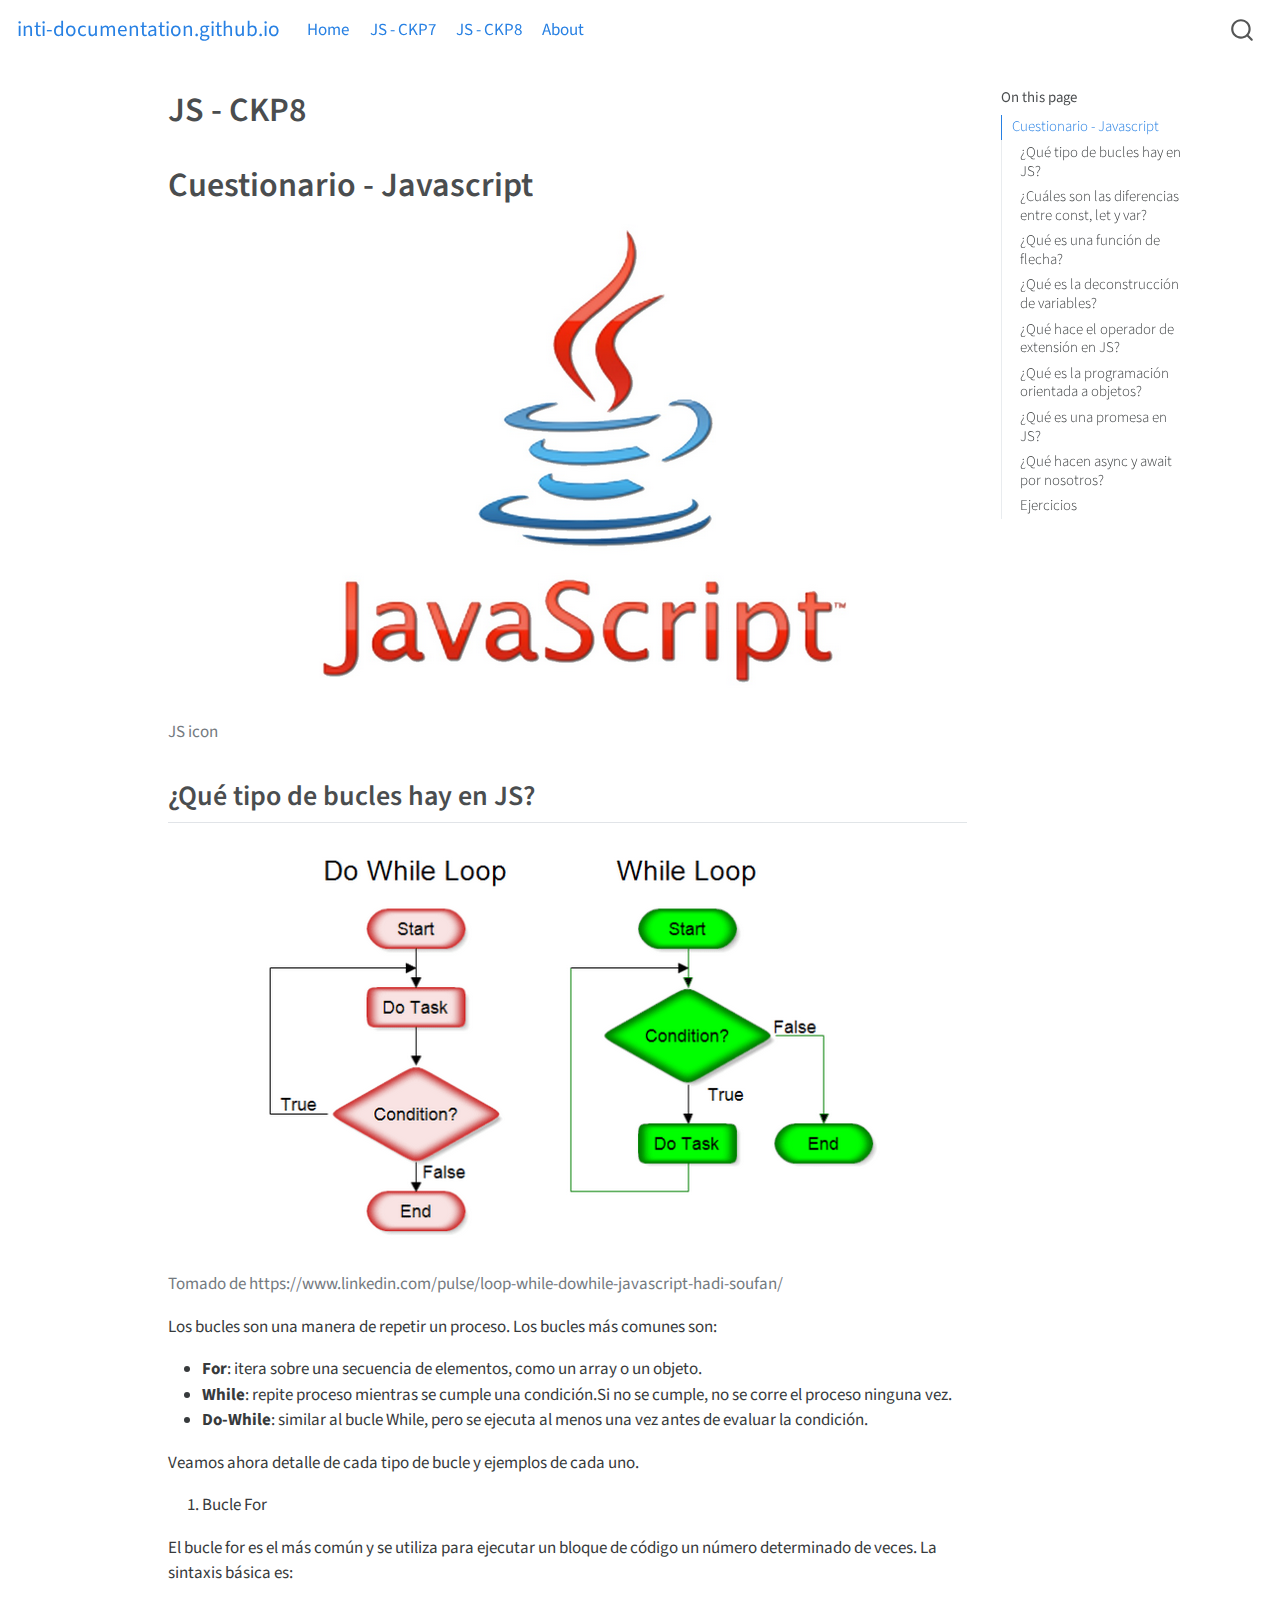
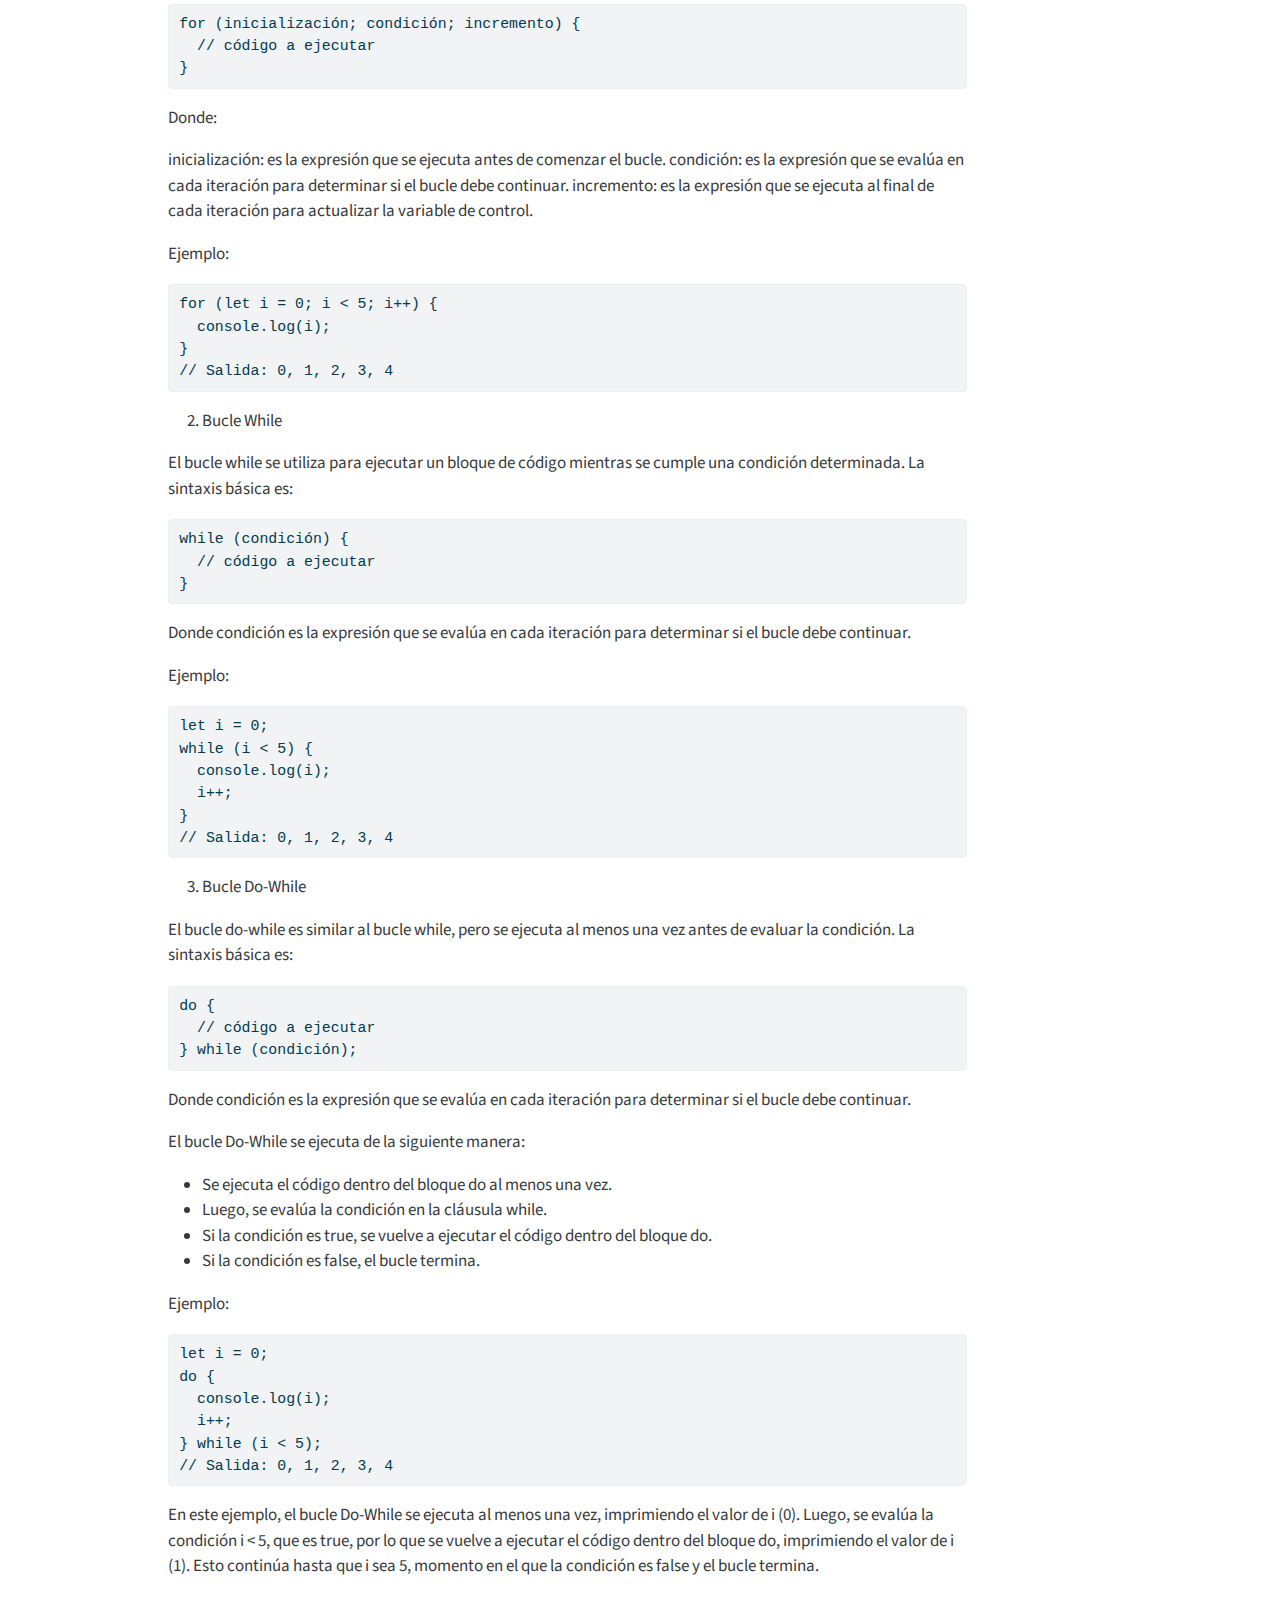
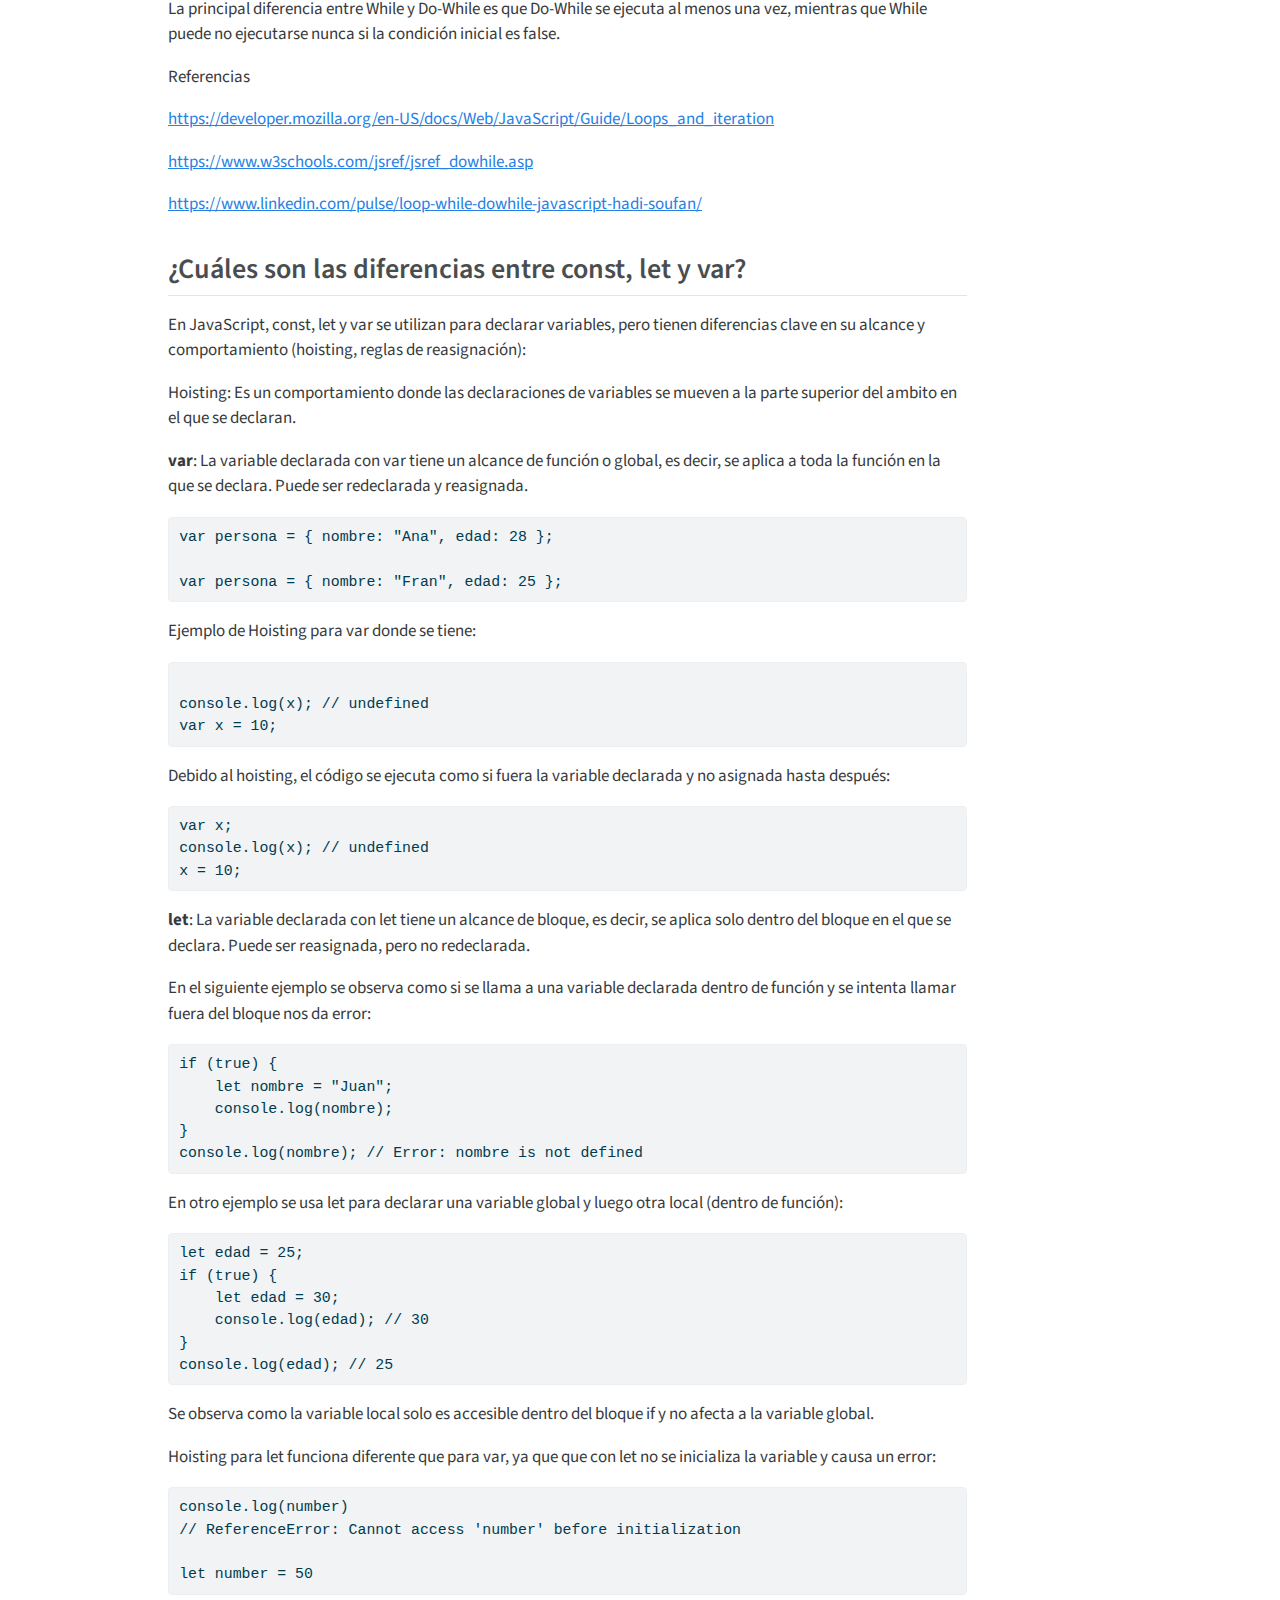
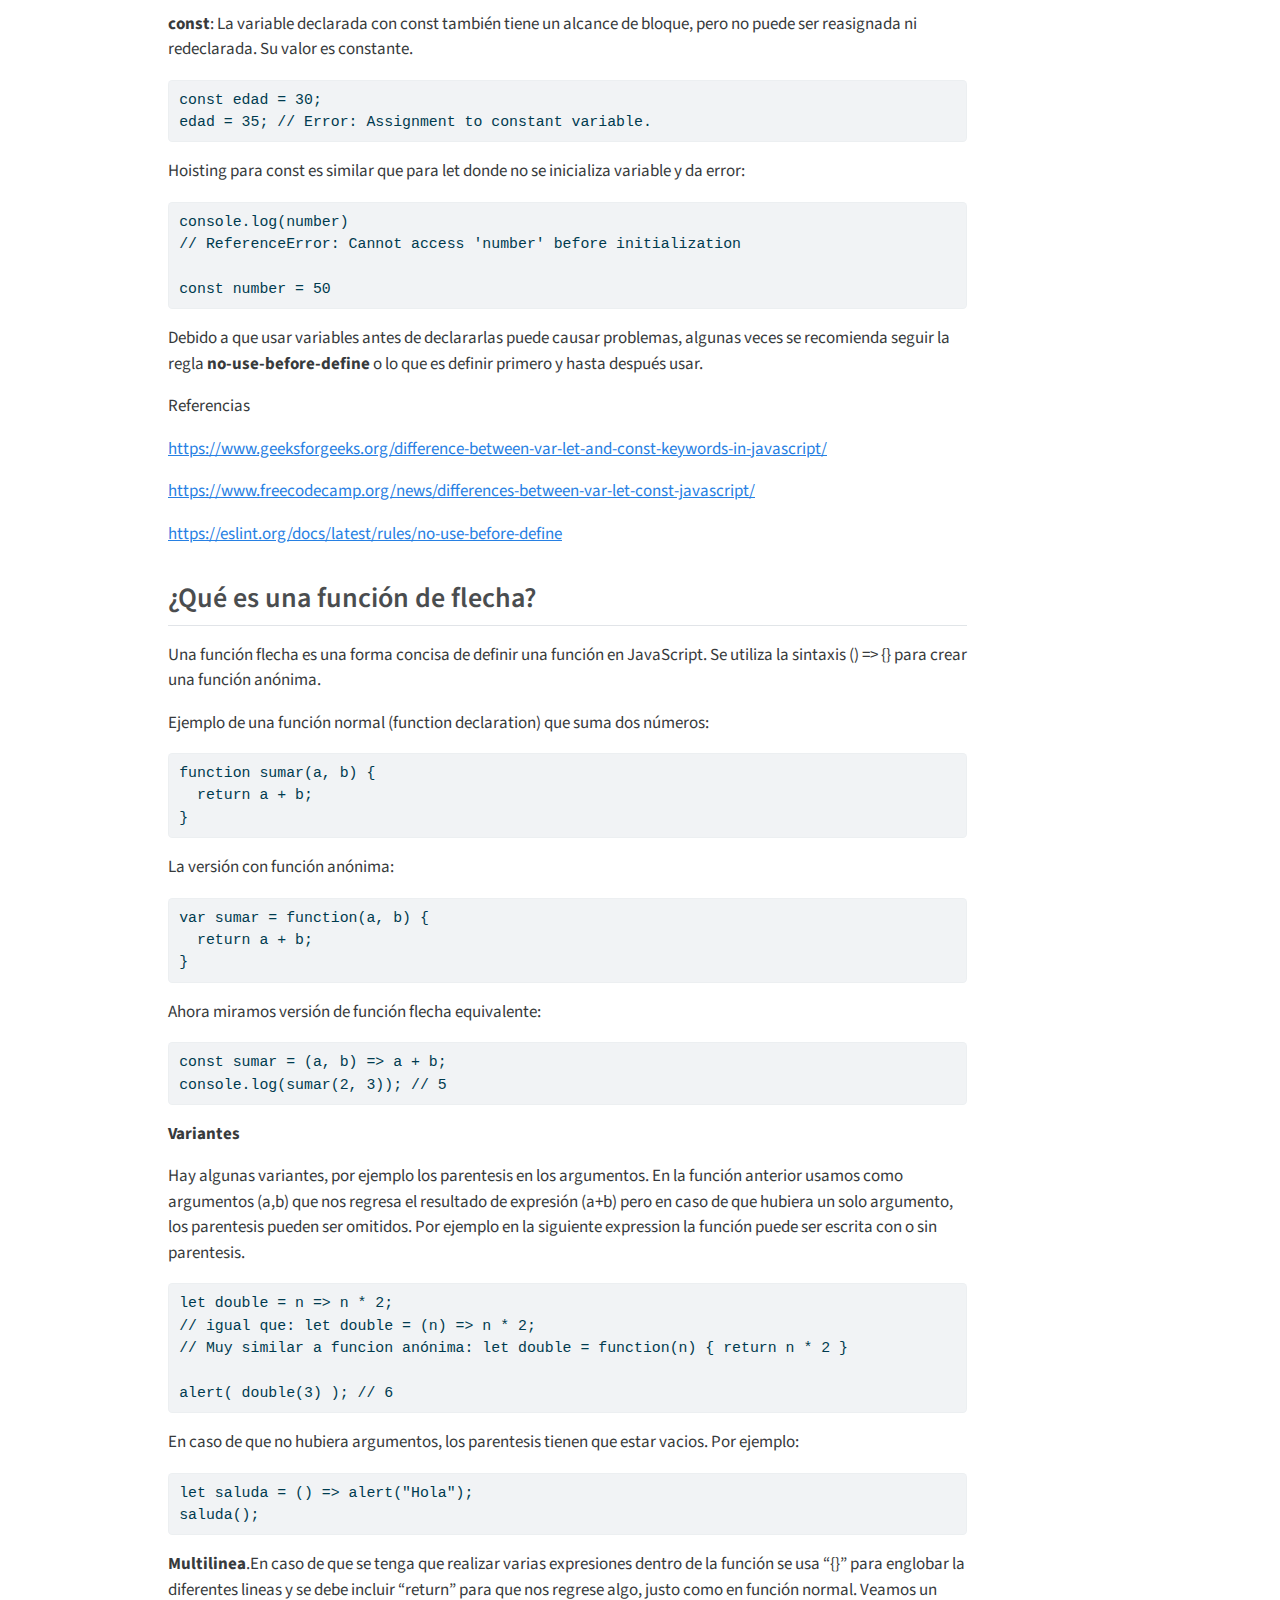
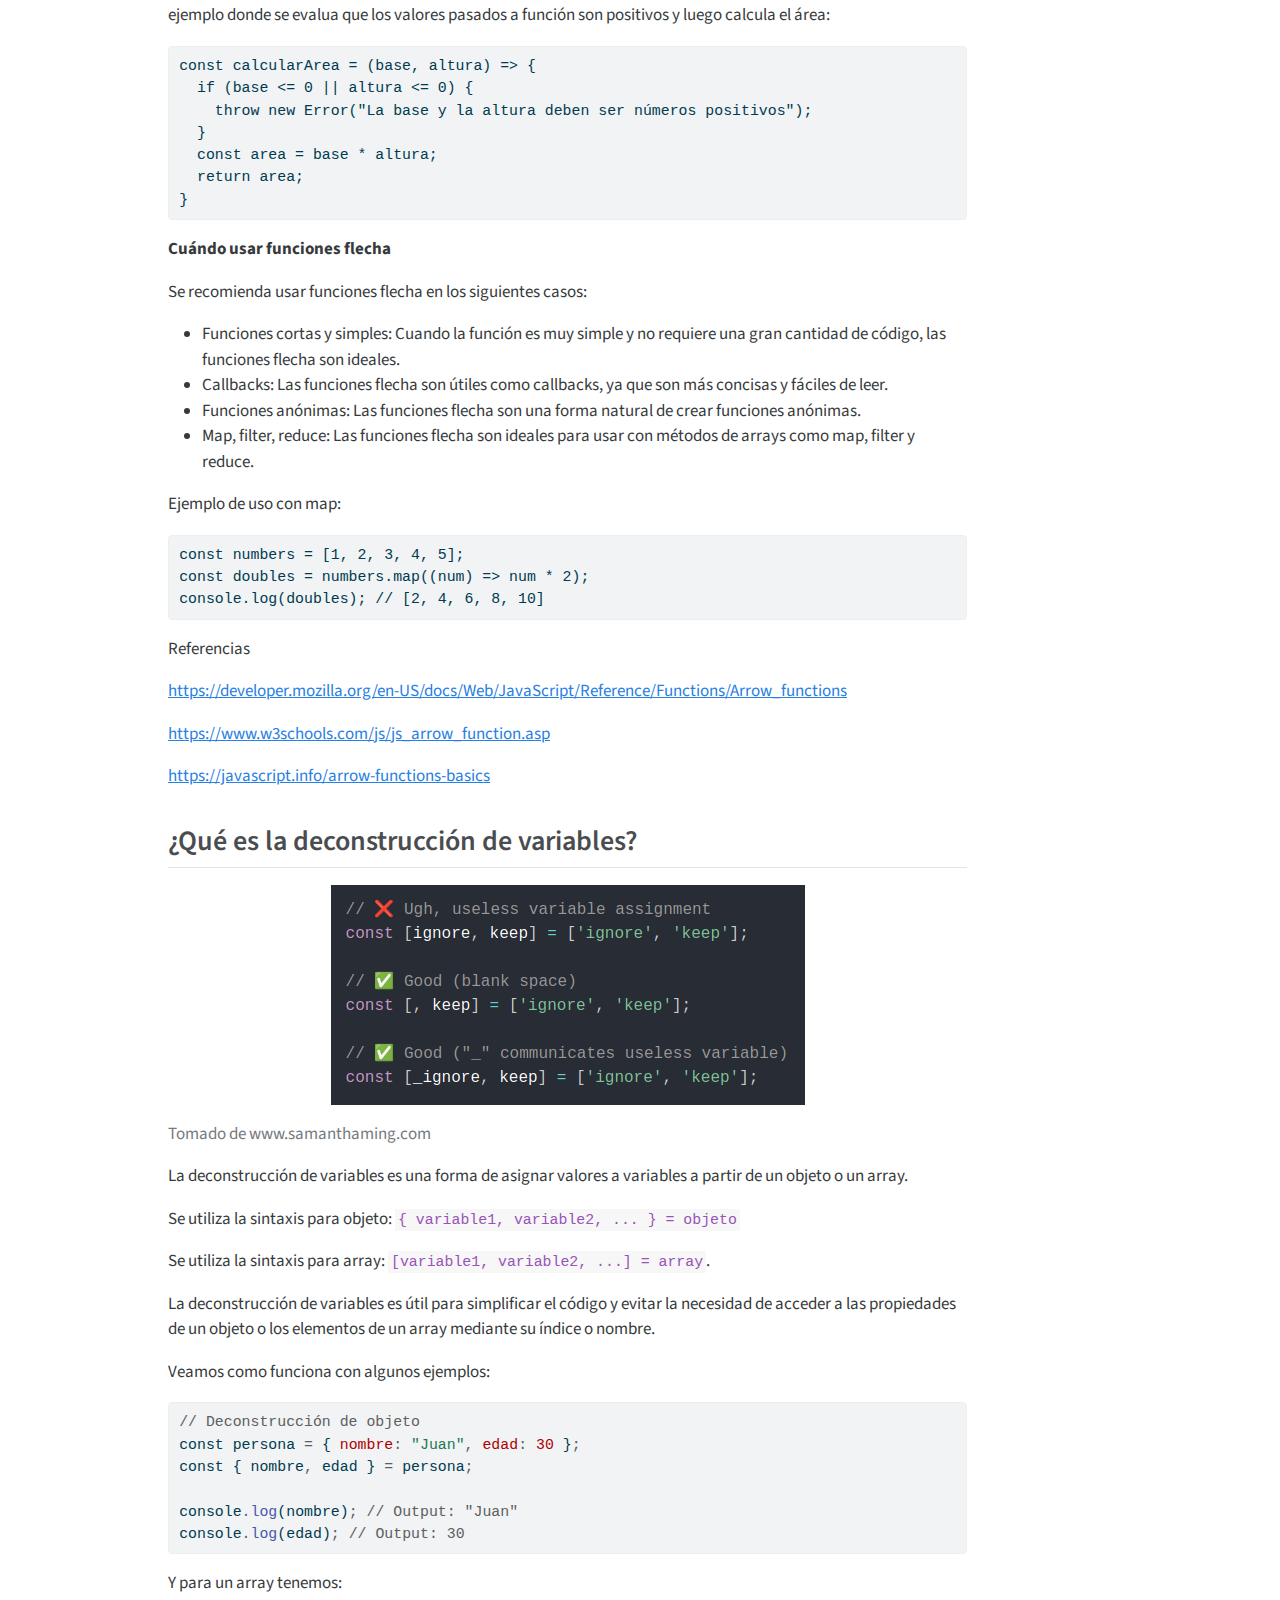
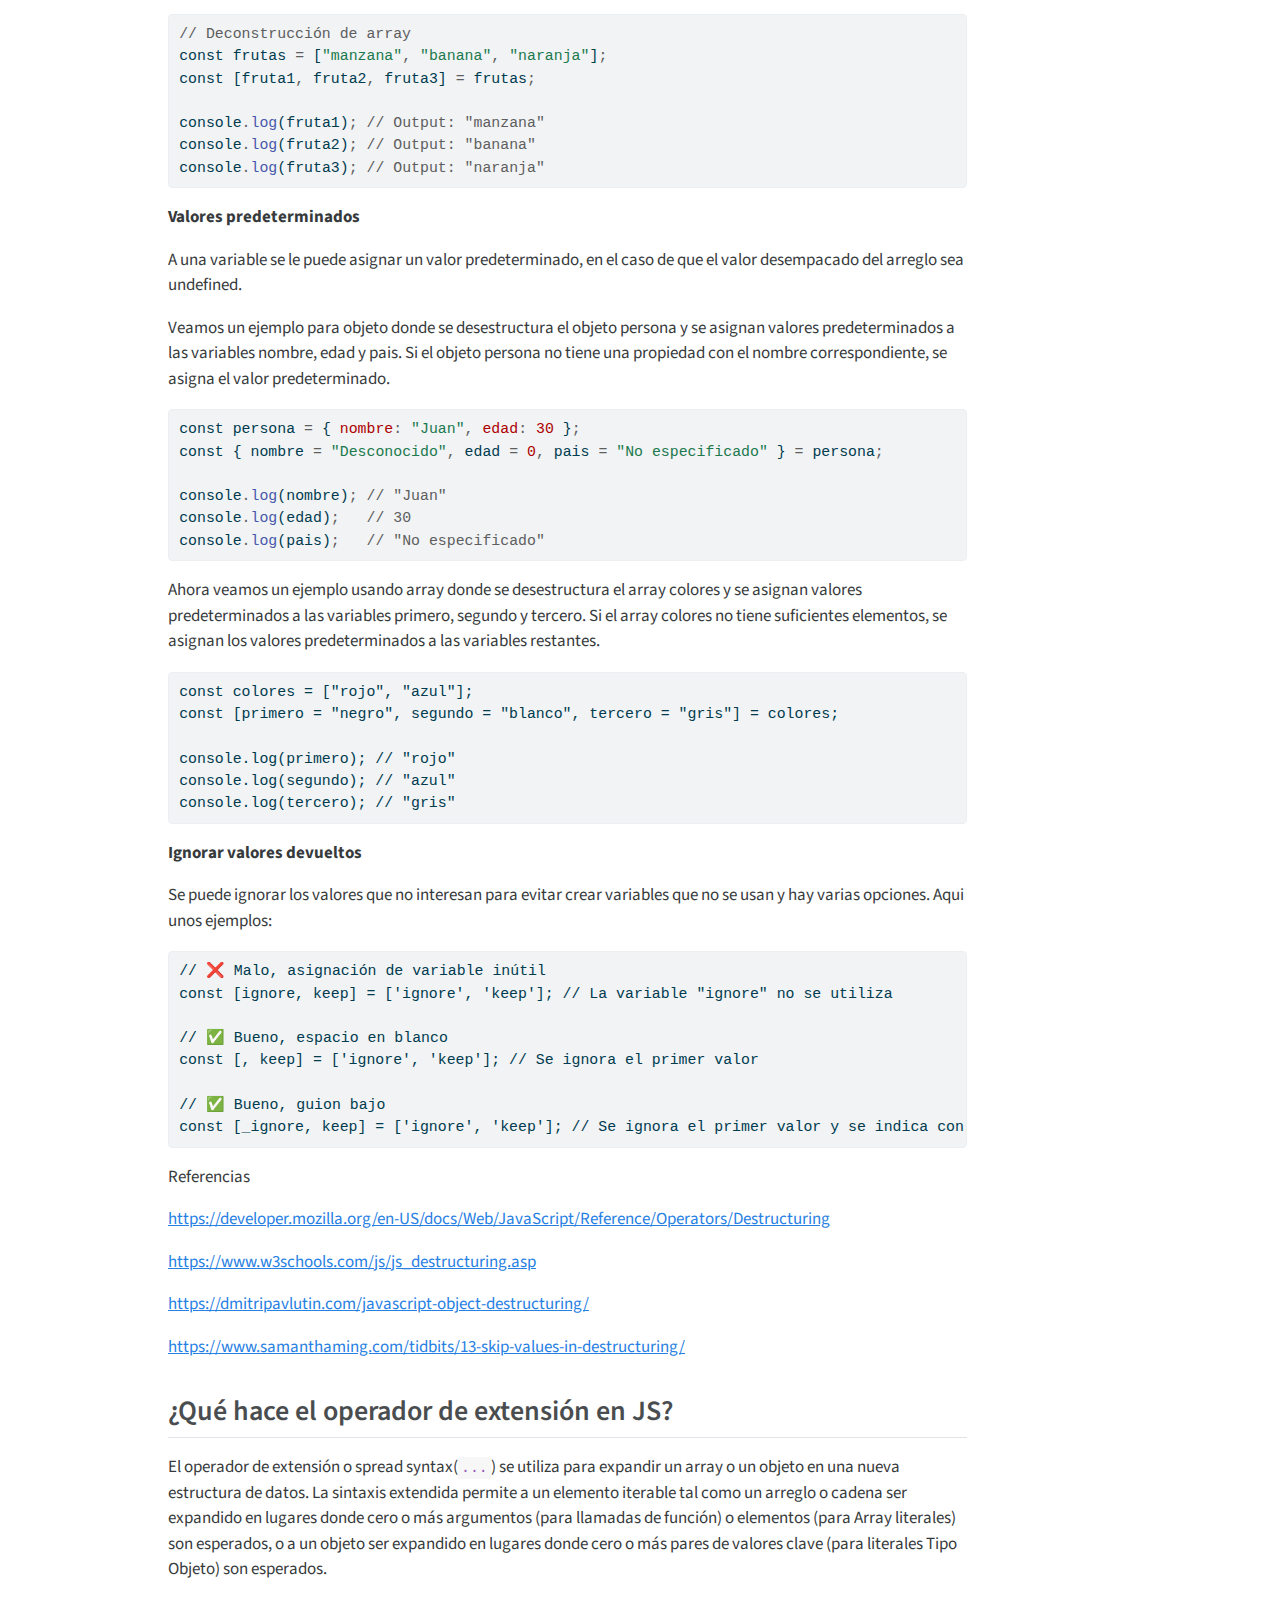
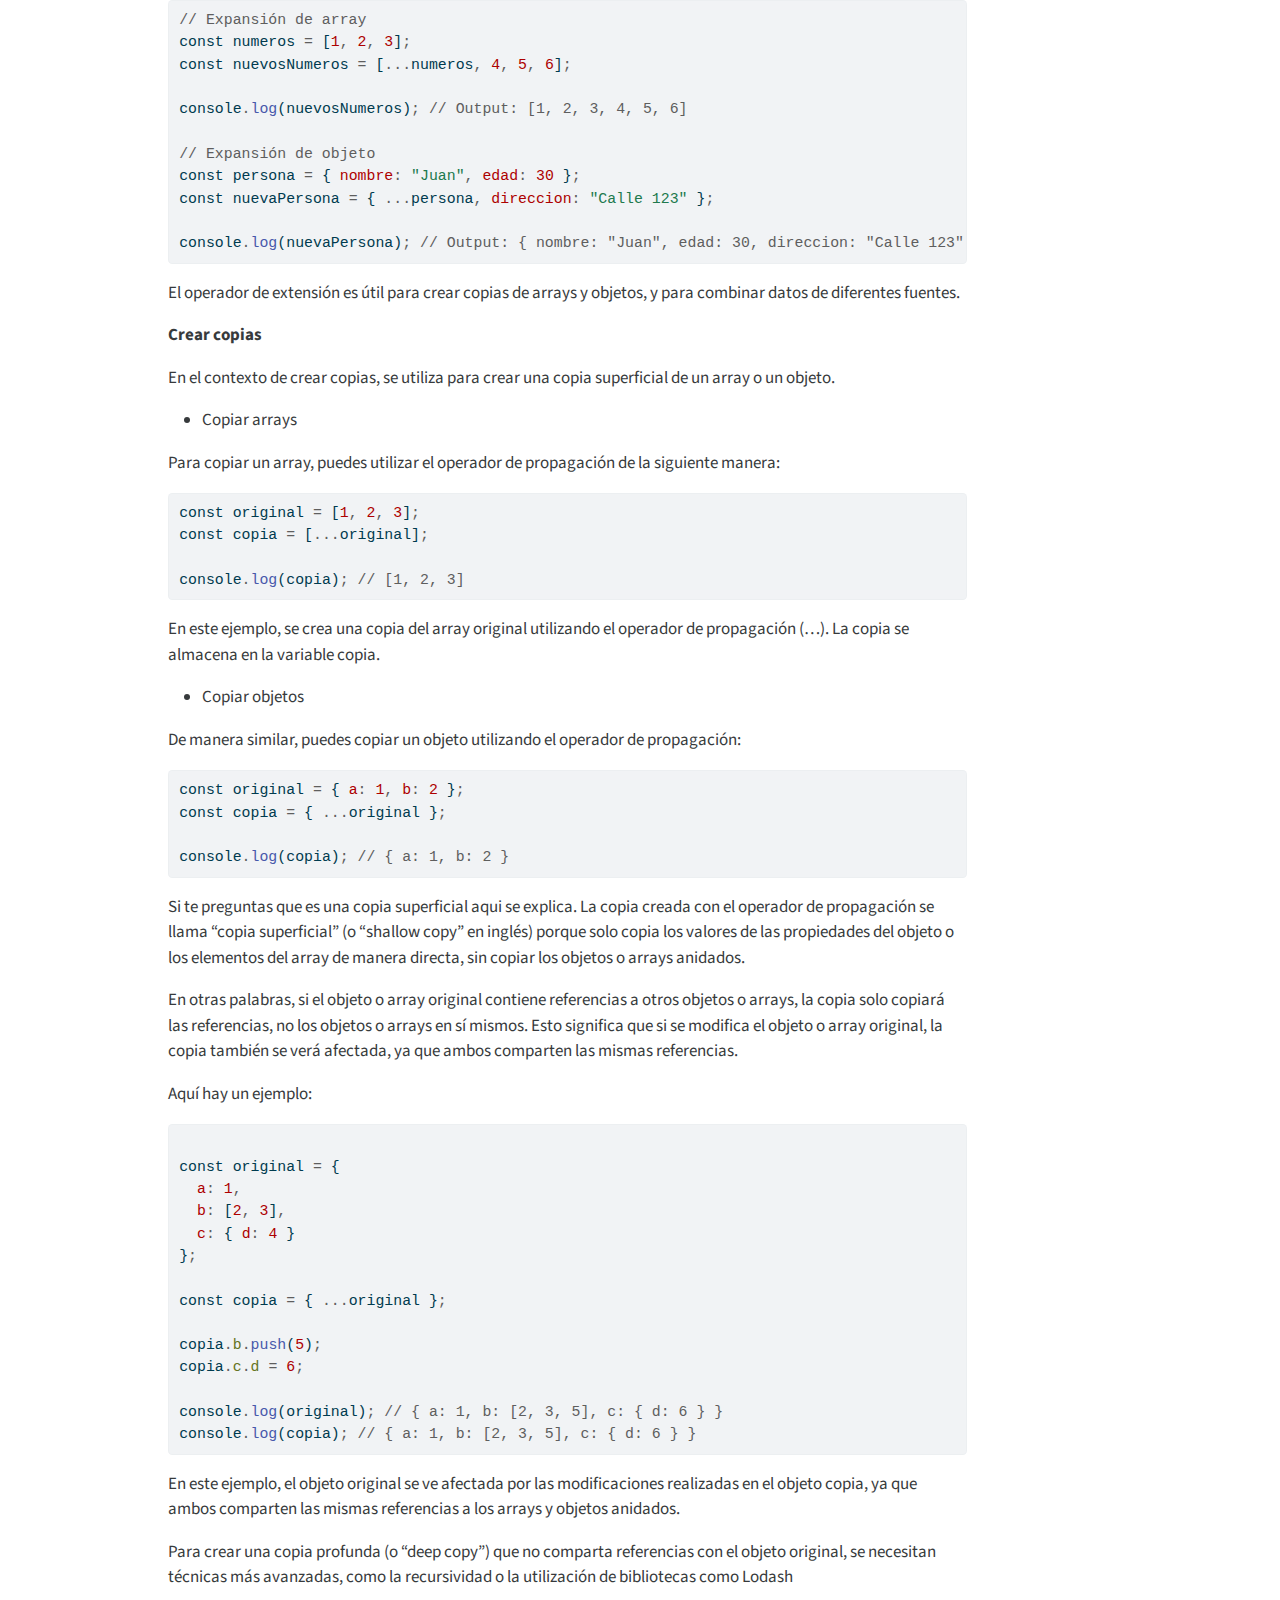
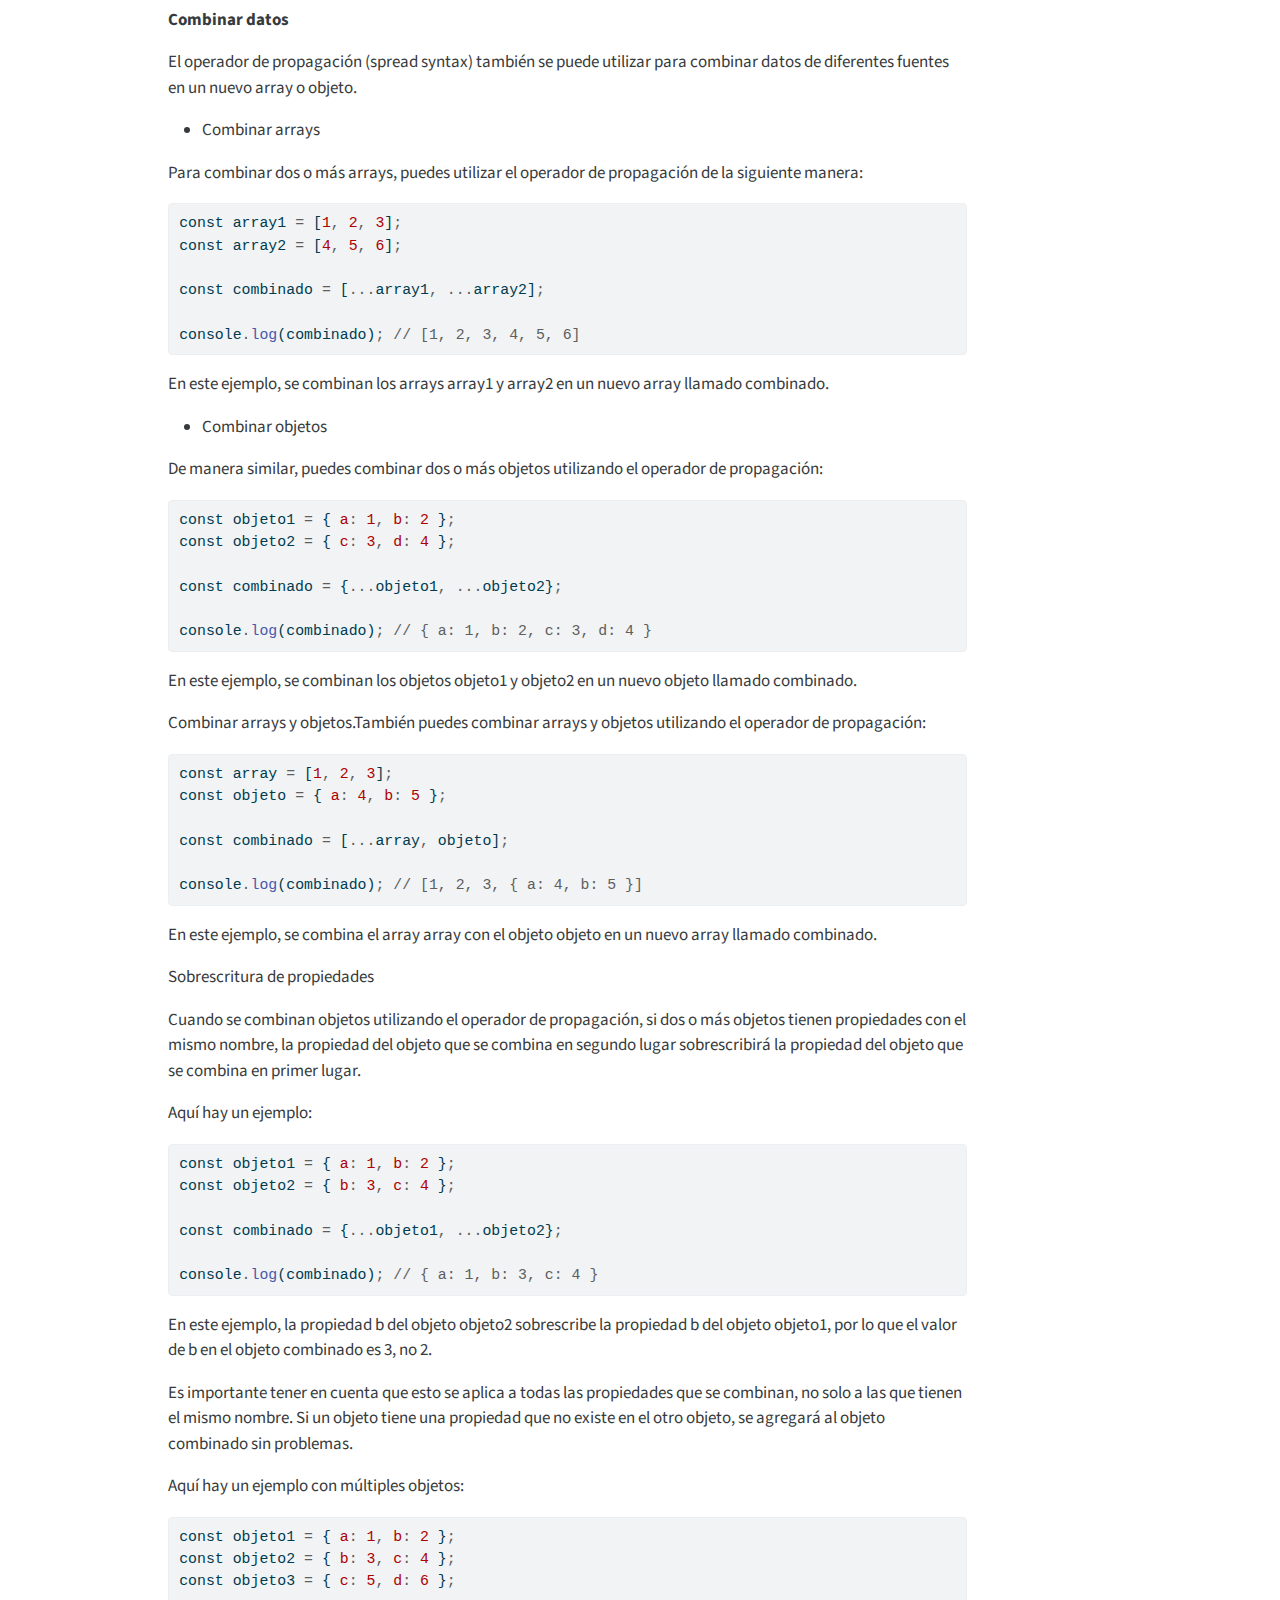
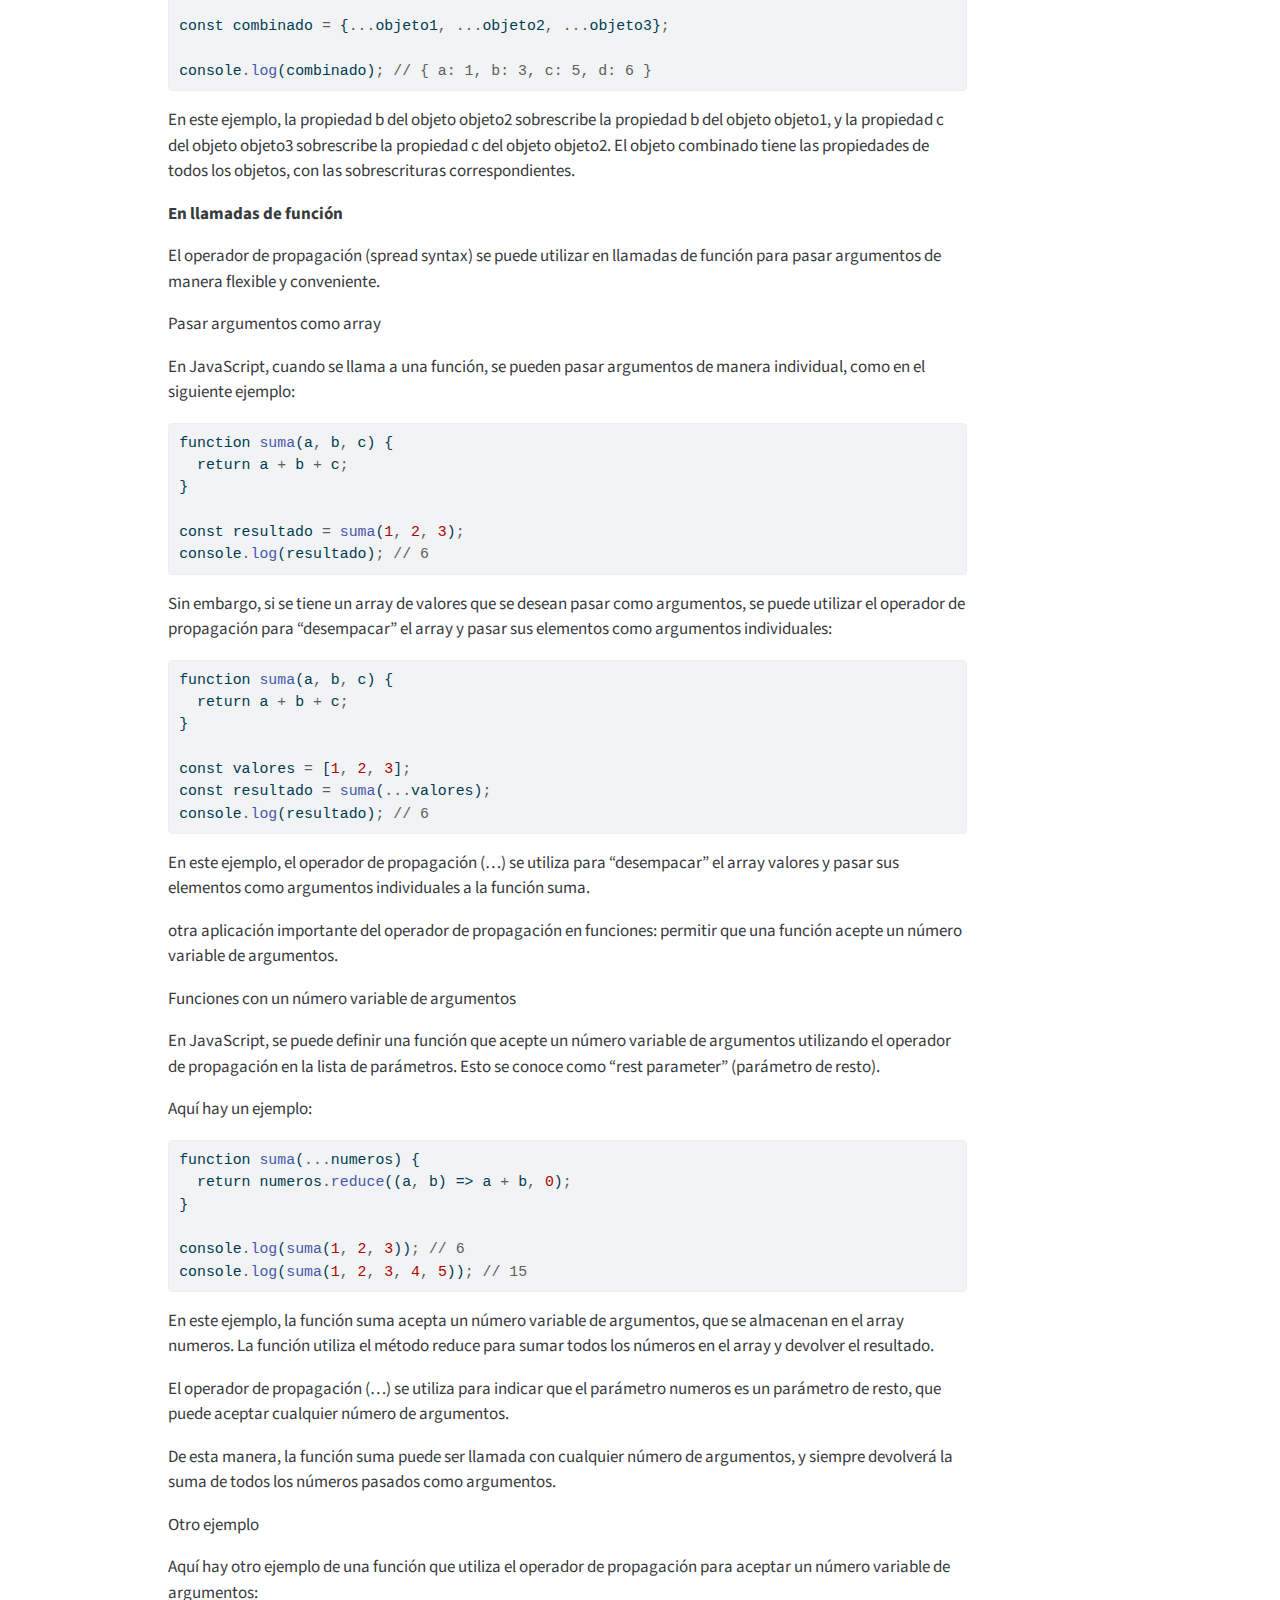
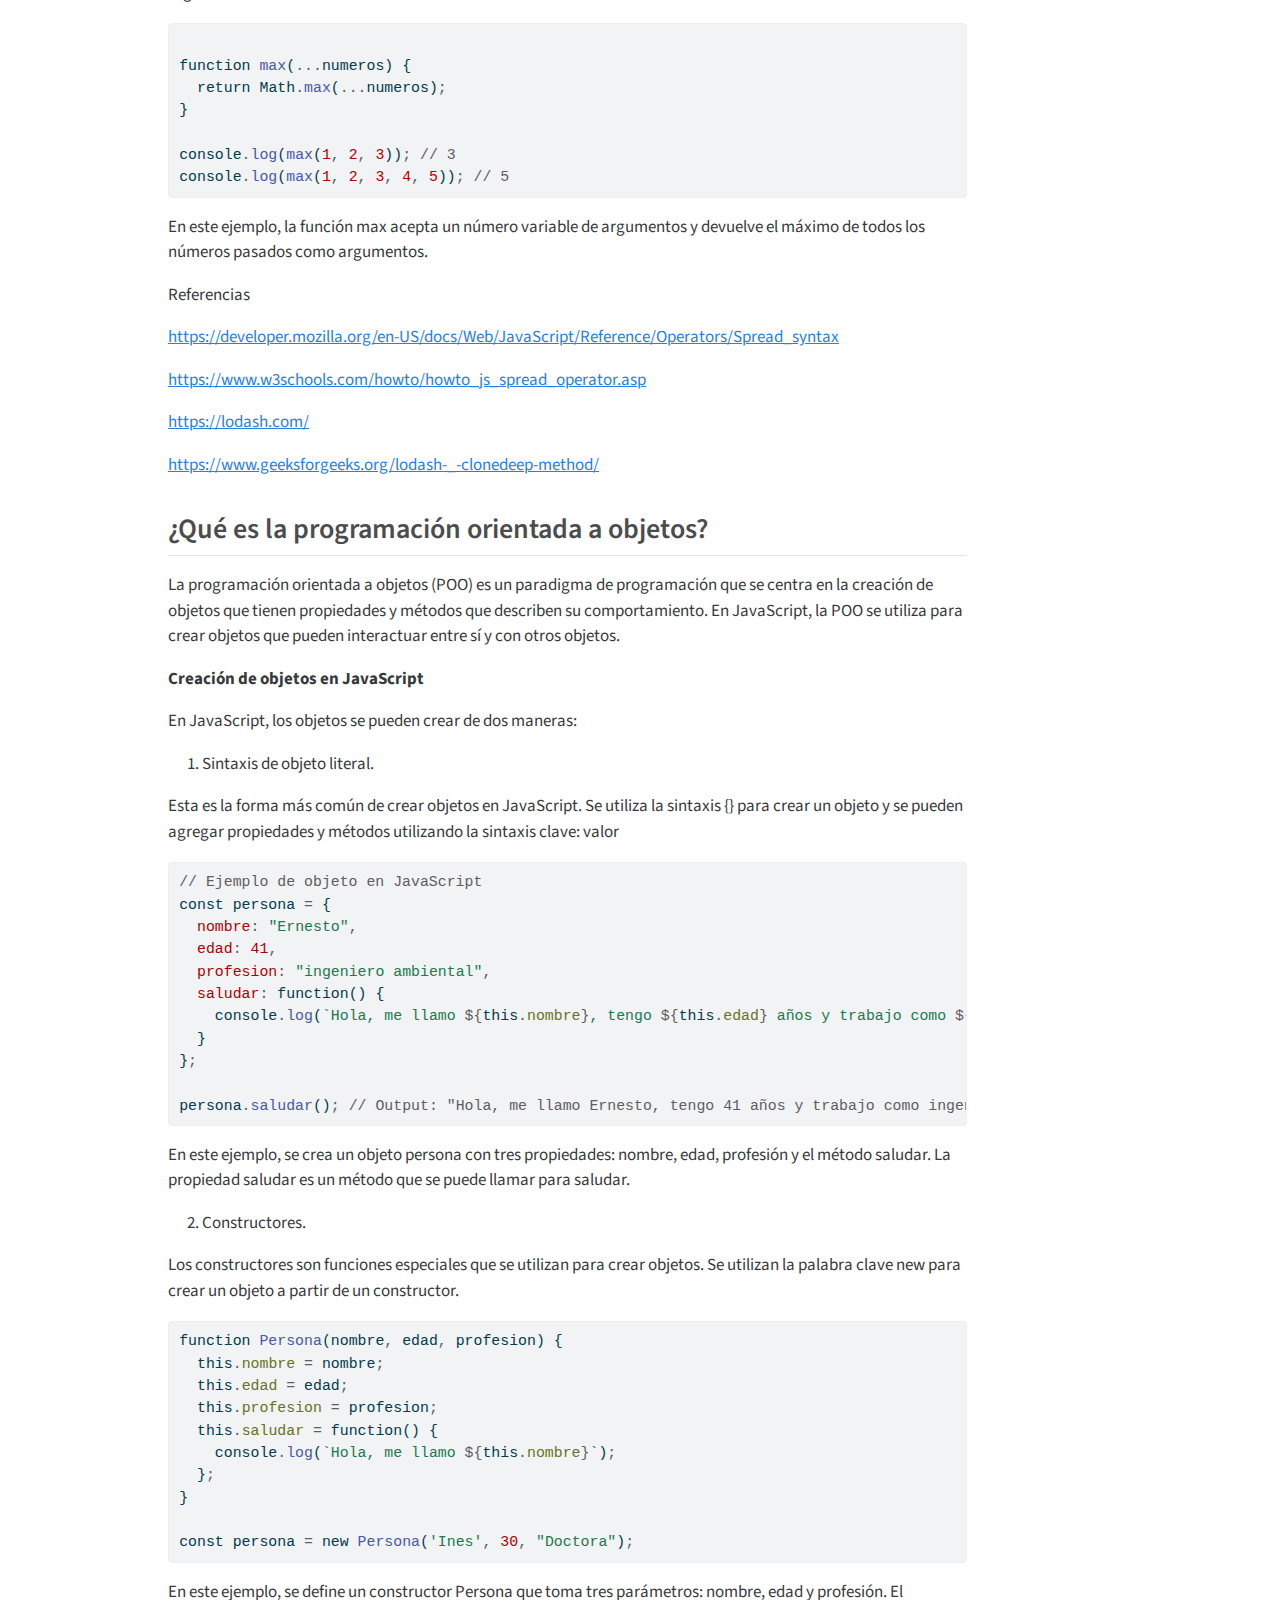
<file: docs/js_checkpoint8.html>
<!DOCTYPE html>
<html xmlns="http://www.w3.org/1999/xhtml" lang="en" xml:lang="en"><head>

<meta charset="utf-8">
<meta name="generator" content="quarto-1.5.57">

<meta name="viewport" content="width=device-width, initial-scale=1.0, user-scalable=yes">


<title>JS - CKP8 – inti-documentation.github.io</title>
<style>
code{white-space: pre-wrap;}
span.smallcaps{font-variant: small-caps;}
div.columns{display: flex; gap: min(4vw, 1.5em);}
div.column{flex: auto; overflow-x: auto;}
div.hanging-indent{margin-left: 1.5em; text-indent: -1.5em;}
ul.task-list{list-style: none;}
ul.task-list li input[type="checkbox"] {
  width: 0.8em;
  margin: 0 0.8em 0.2em -1em; /* quarto-specific, see https://github.com/quarto-dev/quarto-cli/issues/4556 */ 
  vertical-align: middle;
}
/* CSS for syntax highlighting */
pre > code.sourceCode { white-space: pre; position: relative; }
pre > code.sourceCode > span { line-height: 1.25; }
pre > code.sourceCode > span:empty { height: 1.2em; }
.sourceCode { overflow: visible; }
code.sourceCode > span { color: inherit; text-decoration: inherit; }
div.sourceCode { margin: 1em 0; }
pre.sourceCode { margin: 0; }
@media screen {
div.sourceCode { overflow: auto; }
}
@media print {
pre > code.sourceCode { white-space: pre-wrap; }
pre > code.sourceCode > span { display: inline-block; text-indent: -5em; padding-left: 5em; }
}
pre.numberSource code
  { counter-reset: source-line 0; }
pre.numberSource code > span
  { position: relative; left: -4em; counter-increment: source-line; }
pre.numberSource code > span > a:first-child::before
  { content: counter(source-line);
    position: relative; left: -1em; text-align: right; vertical-align: baseline;
    border: none; display: inline-block;
    -webkit-touch-callout: none; -webkit-user-select: none;
    -khtml-user-select: none; -moz-user-select: none;
    -ms-user-select: none; user-select: none;
    padding: 0 4px; width: 4em;
  }
pre.numberSource { margin-left: 3em;  padding-left: 4px; }
div.sourceCode
  {   }
@media screen {
pre > code.sourceCode > span > a:first-child::before { text-decoration: underline; }
}
</style>


<script src="site_libs/quarto-nav/quarto-nav.js"></script>
<script src="site_libs/quarto-nav/headroom.min.js"></script>
<script src="site_libs/clipboard/clipboard.min.js"></script>
<script src="site_libs/quarto-search/autocomplete.umd.js"></script>
<script src="site_libs/quarto-search/fuse.min.js"></script>
<script src="site_libs/quarto-search/quarto-search.js"></script>
<meta name="quarto:offset" content="./">
<script src="site_libs/quarto-html/quarto.js"></script>
<script src="site_libs/quarto-html/popper.min.js"></script>
<script src="site_libs/quarto-html/tippy.umd.min.js"></script>
<script src="site_libs/quarto-html/anchor.min.js"></script>
<link href="site_libs/quarto-html/tippy.css" rel="stylesheet">
<link href="site_libs/quarto-html/quarto-syntax-highlighting.css" rel="stylesheet" id="quarto-text-highlighting-styles">
<script src="site_libs/bootstrap/bootstrap.min.js"></script>
<link href="site_libs/bootstrap/bootstrap-icons.css" rel="stylesheet">
<link href="site_libs/bootstrap/bootstrap.min.css" rel="stylesheet" id="quarto-bootstrap" data-mode="light">
<script id="quarto-search-options" type="application/json">{
  "location": "navbar",
  "copy-button": false,
  "collapse-after": 3,
  "panel-placement": "end",
  "type": "overlay",
  "limit": 50,
  "keyboard-shortcut": [
    "f",
    "/",
    "s"
  ],
  "show-item-context": false,
  "language": {
    "search-no-results-text": "No results",
    "search-matching-documents-text": "matching documents",
    "search-copy-link-title": "Copy link to search",
    "search-hide-matches-text": "Hide additional matches",
    "search-more-match-text": "more match in this document",
    "search-more-matches-text": "more matches in this document",
    "search-clear-button-title": "Clear",
    "search-text-placeholder": "",
    "search-detached-cancel-button-title": "Cancel",
    "search-submit-button-title": "Submit",
    "search-label": "Search"
  }
}</script>


<link rel="stylesheet" href="styles.css">
</head>

<body class="nav-fixed">

<div id="quarto-search-results"></div>
  <header id="quarto-header" class="headroom fixed-top">
    <nav class="navbar navbar-expand-lg " data-bs-theme="dark">
      <div class="navbar-container container-fluid">
      <div class="navbar-brand-container mx-auto">
    <a class="navbar-brand" href="./index.html">
    <span class="navbar-title">inti-documentation.github.io</span>
    </a>
  </div>
            <div id="quarto-search" class="" title="Search"></div>
          <button class="navbar-toggler" type="button" data-bs-toggle="collapse" data-bs-target="#navbarCollapse" aria-controls="navbarCollapse" role="menu" aria-expanded="false" aria-label="Toggle navigation" onclick="if (window.quartoToggleHeadroom) { window.quartoToggleHeadroom(); }">
  <span class="navbar-toggler-icon"></span>
</button>
          <div class="collapse navbar-collapse" id="navbarCollapse">
            <ul class="navbar-nav navbar-nav-scroll me-auto">
  <li class="nav-item">
    <a class="nav-link" href="./index.html"> 
<span class="menu-text">Home</span></a>
  </li>  
  <li class="nav-item">
    <a class="nav-link" href="./js_checkpoint7.html"> 
<span class="menu-text">JS - CKP7</span></a>
  </li>  
  <li class="nav-item">
    <a class="nav-link active" href="./js_checkpoint8.html" aria-current="page"> 
<span class="menu-text">JS - CKP8</span></a>
  </li>  
  <li class="nav-item">
    <a class="nav-link" href="./about.html"> 
<span class="menu-text">About</span></a>
  </li>  
</ul>
          </div> <!-- /navcollapse -->
            <div class="quarto-navbar-tools">
</div>
      </div> <!-- /container-fluid -->
    </nav>
</header>
<!-- content -->
<div id="quarto-content" class="quarto-container page-columns page-rows-contents page-layout-article page-navbar">
<!-- sidebar -->
<!-- margin-sidebar -->
    <div id="quarto-margin-sidebar" class="sidebar margin-sidebar">
        <nav id="TOC" role="doc-toc" class="toc-active">
    <h2 id="toc-title">On this page</h2>
   
  <ul>
  <li><a href="#cuestionario---javascript" id="toc-cuestionario---javascript" class="nav-link active" data-scroll-target="#cuestionario---javascript">Cuestionario - Javascript</a>
  <ul class="collapse">
  <li><a href="#qué-tipo-de-bucles-hay-en-js" id="toc-qué-tipo-de-bucles-hay-en-js" class="nav-link" data-scroll-target="#qué-tipo-de-bucles-hay-en-js">¿Qué tipo de bucles hay en JS?</a></li>
  <li><a href="#cuáles-son-las-diferencias-entre-const-let-y-var" id="toc-cuáles-son-las-diferencias-entre-const-let-y-var" class="nav-link" data-scroll-target="#cuáles-son-las-diferencias-entre-const-let-y-var">¿Cuáles son las diferencias entre const, let y var?</a></li>
  <li><a href="#qué-es-una-función-de-flecha" id="toc-qué-es-una-función-de-flecha" class="nav-link" data-scroll-target="#qué-es-una-función-de-flecha">¿Qué es una función de flecha?</a></li>
  <li><a href="#qué-es-la-deconstrucción-de-variables" id="toc-qué-es-la-deconstrucción-de-variables" class="nav-link" data-scroll-target="#qué-es-la-deconstrucción-de-variables">¿Qué es la deconstrucción de variables?</a></li>
  <li><a href="#qué-hace-el-operador-de-extensión-en-js" id="toc-qué-hace-el-operador-de-extensión-en-js" class="nav-link" data-scroll-target="#qué-hace-el-operador-de-extensión-en-js">¿Qué hace el operador de extensión en JS?</a></li>
  <li><a href="#qué-es-la-programación-orientada-a-objetos" id="toc-qué-es-la-programación-orientada-a-objetos" class="nav-link" data-scroll-target="#qué-es-la-programación-orientada-a-objetos">¿Qué es la programación orientada a objetos?</a></li>
  <li><a href="#qué-es-una-promesa-en-js" id="toc-qué-es-una-promesa-en-js" class="nav-link" data-scroll-target="#qué-es-una-promesa-en-js">¿Qué es una promesa en JS?</a>
  <ul class="collapse">
  <li><a href="#manejo-de-la-promesa-resuelta" id="toc-manejo-de-la-promesa-resuelta" class="nav-link" data-scroll-target="#manejo-de-la-promesa-resuelta">Manejo de la promesa resuelta</a></li>
  <li><a href="#manejo-de-errores" id="toc-manejo-de-errores" class="nav-link" data-scroll-target="#manejo-de-errores">Manejo de errores</a></li>
  <li><a href="#encadenamiento-de-promesas" id="toc-encadenamiento-de-promesas" class="nav-link" data-scroll-target="#encadenamiento-de-promesas">Encadenamiento de promesas</a></li>
  <li><a href="#estados-de-un-objeto-promesa-en-javascript" id="toc-estados-de-un-objeto-promesa-en-javascript" class="nav-link" data-scroll-target="#estados-de-un-objeto-promesa-en-javascript">Estados de un Objeto Promesa en JavaScript</a></li>
  <li><a href="#propiedades-de-un-objeto-promesa" id="toc-propiedades-de-un-objeto-promesa" class="nav-link" data-scroll-target="#propiedades-de-un-objeto-promesa">Propiedades de un Objeto Promesa</a></li>
  </ul></li>
  <li><a href="#qué-hacen-async-y-await-por-nosotros" id="toc-qué-hacen-async-y-await-por-nosotros" class="nav-link" data-scroll-target="#qué-hacen-async-y-await-por-nosotros">¿Qué hacen async y await por nosotros?</a></li>
  <li><a href="#ejercicios" id="toc-ejercicios" class="nav-link" data-scroll-target="#ejercicios">Ejercicios</a></li>
  </ul></li>
  </ul>
</nav>
    </div>
<!-- main -->
<main class="content" id="quarto-document-content">

<header id="title-block-header" class="quarto-title-block default">
<div class="quarto-title">
<h1 class="title">JS - CKP8</h1>
</div>



<div class="quarto-title-meta">

    
  
    
  </div>
  


</header>


<section id="cuestionario---javascript" class="level1">
<h1>Cuestionario - Javascript</h1>
<div class="quarto-figure quarto-figure-center">
<figure class="figure">
<p><img src="images/js.png" class="img-fluid figure-img"></p>
<figcaption>JS icon</figcaption>
</figure>
</div>
<section id="qué-tipo-de-bucles-hay-en-js" class="level2">
<h2 class="anchored" data-anchor-id="qué-tipo-de-bucles-hay-en-js">¿Qué tipo de bucles hay en JS?</h2>
<div class="quarto-figure quarto-figure-center">
<figure class="figure">
<p><img src="images/js_while_vs_dowhile.png" class="img-fluid figure-img"></p>
<figcaption>Tomado de https://www.linkedin.com/pulse/loop-while-dowhile-javascript-hadi-soufan/</figcaption>
</figure>
</div>
<p>Los bucles son una manera de repetir un proceso. Los bucles más comunes son:</p>
<ul>
<li><strong>For</strong>: itera sobre una secuencia de elementos, como un array o un objeto.</li>
<li><strong>While</strong>: repite proceso mientras se cumple una condición.Si no se cumple, no se corre el proceso ninguna vez.</li>
<li><strong>Do-While</strong>: similar al bucle While, pero se ejecuta al menos una vez antes de evaluar la condición.</li>
</ul>
<p>Veamos ahora detalle de cada tipo de bucle y ejemplos de cada uno.</p>
<ol type="1">
<li>Bucle For</li>
</ol>
<p>El bucle for es el más común y se utiliza para ejecutar un bloque de código un número determinado de veces. La sintaxis básica es:</p>
<div class="sourceCode" id="cb1"><pre class="sourceCode default code-with-copy"><code class="sourceCode default"><span id="cb1-1"><a href="#cb1-1" aria-hidden="true" tabindex="-1"></a>for (inicialización; condición; incremento) {</span>
<span id="cb1-2"><a href="#cb1-2" aria-hidden="true" tabindex="-1"></a>  // código a ejecutar</span>
<span id="cb1-3"><a href="#cb1-3" aria-hidden="true" tabindex="-1"></a>}</span></code><button title="Copy to Clipboard" class="code-copy-button"><i class="bi"></i></button></pre></div>
<p>Donde:</p>
<p>inicialización: es la expresión que se ejecuta antes de comenzar el bucle. condición: es la expresión que se evalúa en cada iteración para determinar si el bucle debe continuar. incremento: es la expresión que se ejecuta al final de cada iteración para actualizar la variable de control.</p>
<p>Ejemplo:</p>
<div class="sourceCode" id="cb2"><pre class="sourceCode default code-with-copy"><code class="sourceCode default"><span id="cb2-1"><a href="#cb2-1" aria-hidden="true" tabindex="-1"></a>for (let i = 0; i &lt; 5; i++) {</span>
<span id="cb2-2"><a href="#cb2-2" aria-hidden="true" tabindex="-1"></a>  console.log(i);</span>
<span id="cb2-3"><a href="#cb2-3" aria-hidden="true" tabindex="-1"></a>}</span>
<span id="cb2-4"><a href="#cb2-4" aria-hidden="true" tabindex="-1"></a>// Salida: 0, 1, 2, 3, 4</span></code><button title="Copy to Clipboard" class="code-copy-button"><i class="bi"></i></button></pre></div>
<ol start="2" type="1">
<li>Bucle While</li>
</ol>
<p>El bucle while se utiliza para ejecutar un bloque de código mientras se cumple una condición determinada. La sintaxis básica es:</p>
<div class="sourceCode" id="cb3"><pre class="sourceCode default code-with-copy"><code class="sourceCode default"><span id="cb3-1"><a href="#cb3-1" aria-hidden="true" tabindex="-1"></a>while (condición) {</span>
<span id="cb3-2"><a href="#cb3-2" aria-hidden="true" tabindex="-1"></a>  // código a ejecutar</span>
<span id="cb3-3"><a href="#cb3-3" aria-hidden="true" tabindex="-1"></a>}</span></code><button title="Copy to Clipboard" class="code-copy-button"><i class="bi"></i></button></pre></div>
<p>Donde condición es la expresión que se evalúa en cada iteración para determinar si el bucle debe continuar.</p>
<p>Ejemplo:</p>
<div class="sourceCode" id="cb4"><pre class="sourceCode default code-with-copy"><code class="sourceCode default"><span id="cb4-1"><a href="#cb4-1" aria-hidden="true" tabindex="-1"></a>let i = 0;</span>
<span id="cb4-2"><a href="#cb4-2" aria-hidden="true" tabindex="-1"></a>while (i &lt; 5) {</span>
<span id="cb4-3"><a href="#cb4-3" aria-hidden="true" tabindex="-1"></a>  console.log(i);</span>
<span id="cb4-4"><a href="#cb4-4" aria-hidden="true" tabindex="-1"></a>  i++;</span>
<span id="cb4-5"><a href="#cb4-5" aria-hidden="true" tabindex="-1"></a>}</span>
<span id="cb4-6"><a href="#cb4-6" aria-hidden="true" tabindex="-1"></a>// Salida: 0, 1, 2, 3, 4</span></code><button title="Copy to Clipboard" class="code-copy-button"><i class="bi"></i></button></pre></div>
<ol start="3" type="1">
<li>Bucle Do-While</li>
</ol>
<p>El bucle do-while es similar al bucle while, pero se ejecuta al menos una vez antes de evaluar la condición. La sintaxis básica es:</p>
<div class="sourceCode" id="cb5"><pre class="sourceCode default code-with-copy"><code class="sourceCode default"><span id="cb5-1"><a href="#cb5-1" aria-hidden="true" tabindex="-1"></a>do {</span>
<span id="cb5-2"><a href="#cb5-2" aria-hidden="true" tabindex="-1"></a>  // código a ejecutar</span>
<span id="cb5-3"><a href="#cb5-3" aria-hidden="true" tabindex="-1"></a>} while (condición);</span></code><button title="Copy to Clipboard" class="code-copy-button"><i class="bi"></i></button></pre></div>
<p>Donde condición es la expresión que se evalúa en cada iteración para determinar si el bucle debe continuar.</p>
<p>El bucle Do-While se ejecuta de la siguiente manera:</p>
<ul>
<li>Se ejecuta el código dentro del bloque do al menos una vez.</li>
<li>Luego, se evalúa la condición en la cláusula while.</li>
<li>Si la condición es true, se vuelve a ejecutar el código dentro del bloque do.</li>
<li>Si la condición es false, el bucle termina.</li>
</ul>
<p>Ejemplo:</p>
<div class="sourceCode" id="cb6"><pre class="sourceCode default code-with-copy"><code class="sourceCode default"><span id="cb6-1"><a href="#cb6-1" aria-hidden="true" tabindex="-1"></a>let i = 0;</span>
<span id="cb6-2"><a href="#cb6-2" aria-hidden="true" tabindex="-1"></a>do {</span>
<span id="cb6-3"><a href="#cb6-3" aria-hidden="true" tabindex="-1"></a>  console.log(i);</span>
<span id="cb6-4"><a href="#cb6-4" aria-hidden="true" tabindex="-1"></a>  i++;</span>
<span id="cb6-5"><a href="#cb6-5" aria-hidden="true" tabindex="-1"></a>} while (i &lt; 5);</span>
<span id="cb6-6"><a href="#cb6-6" aria-hidden="true" tabindex="-1"></a>// Salida: 0, 1, 2, 3, 4</span></code><button title="Copy to Clipboard" class="code-copy-button"><i class="bi"></i></button></pre></div>
<p>En este ejemplo, el bucle Do-While se ejecuta al menos una vez, imprimiendo el valor de i (0). Luego, se evalúa la condición i &lt; 5, que es true, por lo que se vuelve a ejecutar el código dentro del bloque do, imprimiendo el valor de i (1). Esto continúa hasta que i sea 5, momento en el que la condición es false y el bucle termina.</p>
<p>La principal diferencia entre While y Do-While es que Do-While se ejecuta al menos una vez, mientras que While puede no ejecutarse nunca si la condición inicial es false.</p>
<p>Referencias</p>
<p><a href="https://developer.mozilla.org/en-US/docs/Web/JavaScript/Guide/Loops_and_iteration" class="uri">https://developer.mozilla.org/en-US/docs/Web/JavaScript/Guide/Loops_and_iteration</a></p>
<p><a href="https://www.w3schools.com/jsref/jsref_dowhile.asp" class="uri">https://www.w3schools.com/jsref/jsref_dowhile.asp</a></p>
<p><a href="https://www.linkedin.com/pulse/loop-while-dowhile-javascript-hadi-soufan/" class="uri">https://www.linkedin.com/pulse/loop-while-dowhile-javascript-hadi-soufan/</a></p>
</section>
<section id="cuáles-son-las-diferencias-entre-const-let-y-var" class="level2">
<h2 class="anchored" data-anchor-id="cuáles-son-las-diferencias-entre-const-let-y-var">¿Cuáles son las diferencias entre const, let y var?</h2>
<p>En JavaScript, const, let y var se utilizan para declarar variables, pero tienen diferencias clave en su alcance y comportamiento (hoisting, reglas de reasignación):</p>
<p>Hoisting: Es un comportamiento donde las declaraciones de variables se mueven a la parte superior del ambito en el que se declaran.</p>
<p><strong>var</strong>: La variable declarada con var tiene un alcance de función o global, es decir, se aplica a toda la función en la que se declara. Puede ser redeclarada y reasignada.</p>
<div class="sourceCode" id="cb7"><pre class="sourceCode default code-with-copy"><code class="sourceCode default"><span id="cb7-1"><a href="#cb7-1" aria-hidden="true" tabindex="-1"></a>var persona = { nombre: "Ana", edad: 28 };</span>
<span id="cb7-2"><a href="#cb7-2" aria-hidden="true" tabindex="-1"></a></span>
<span id="cb7-3"><a href="#cb7-3" aria-hidden="true" tabindex="-1"></a>var persona = { nombre: "Fran", edad: 25 };</span></code><button title="Copy to Clipboard" class="code-copy-button"><i class="bi"></i></button></pre></div>
<p>Ejemplo de Hoisting para var donde se tiene:</p>
<div class="sourceCode" id="cb8"><pre class="sourceCode default code-with-copy"><code class="sourceCode default"><span id="cb8-1"><a href="#cb8-1" aria-hidden="true" tabindex="-1"></a></span>
<span id="cb8-2"><a href="#cb8-2" aria-hidden="true" tabindex="-1"></a>console.log(x); // undefined</span>
<span id="cb8-3"><a href="#cb8-3" aria-hidden="true" tabindex="-1"></a>var x = 10;</span></code><button title="Copy to Clipboard" class="code-copy-button"><i class="bi"></i></button></pre></div>
<p>Debido al hoisting, el código se ejecuta como si fuera la variable declarada y no asignada hasta después:</p>
<div class="sourceCode" id="cb9"><pre class="sourceCode default code-with-copy"><code class="sourceCode default"><span id="cb9-1"><a href="#cb9-1" aria-hidden="true" tabindex="-1"></a>var x;</span>
<span id="cb9-2"><a href="#cb9-2" aria-hidden="true" tabindex="-1"></a>console.log(x); // undefined</span>
<span id="cb9-3"><a href="#cb9-3" aria-hidden="true" tabindex="-1"></a>x = 10;</span></code><button title="Copy to Clipboard" class="code-copy-button"><i class="bi"></i></button></pre></div>
<p><strong>let</strong>: La variable declarada con let tiene un alcance de bloque, es decir, se aplica solo dentro del bloque en el que se declara. Puede ser reasignada, pero no redeclarada.</p>
<p>En el siguiente ejemplo se observa como si se llama a una variable declarada dentro de función y se intenta llamar fuera del bloque nos da error:</p>
<div class="sourceCode" id="cb10"><pre class="sourceCode default code-with-copy"><code class="sourceCode default"><span id="cb10-1"><a href="#cb10-1" aria-hidden="true" tabindex="-1"></a>if (true) {</span>
<span id="cb10-2"><a href="#cb10-2" aria-hidden="true" tabindex="-1"></a>    let nombre = "Juan";</span>
<span id="cb10-3"><a href="#cb10-3" aria-hidden="true" tabindex="-1"></a>    console.log(nombre);</span>
<span id="cb10-4"><a href="#cb10-4" aria-hidden="true" tabindex="-1"></a>}</span>
<span id="cb10-5"><a href="#cb10-5" aria-hidden="true" tabindex="-1"></a>console.log(nombre); // Error: nombre is not defined</span></code><button title="Copy to Clipboard" class="code-copy-button"><i class="bi"></i></button></pre></div>
<p>En otro ejemplo se usa let para declarar una variable global y luego otra local (dentro de función):</p>
<div class="sourceCode" id="cb11"><pre class="sourceCode default code-with-copy"><code class="sourceCode default"><span id="cb11-1"><a href="#cb11-1" aria-hidden="true" tabindex="-1"></a>let edad = 25;</span>
<span id="cb11-2"><a href="#cb11-2" aria-hidden="true" tabindex="-1"></a>if (true) {</span>
<span id="cb11-3"><a href="#cb11-3" aria-hidden="true" tabindex="-1"></a>    let edad = 30; </span>
<span id="cb11-4"><a href="#cb11-4" aria-hidden="true" tabindex="-1"></a>    console.log(edad); // 30</span>
<span id="cb11-5"><a href="#cb11-5" aria-hidden="true" tabindex="-1"></a>}</span>
<span id="cb11-6"><a href="#cb11-6" aria-hidden="true" tabindex="-1"></a>console.log(edad); // 25</span></code><button title="Copy to Clipboard" class="code-copy-button"><i class="bi"></i></button></pre></div>
<p>Se observa como la variable local solo es accesible dentro del bloque if y no afecta a la variable global.</p>
<p>Hoisting para let funciona diferente que para var, ya que que con let no se inicializa la variable y causa un error:</p>
<div class="sourceCode" id="cb12"><pre class="sourceCode default code-with-copy"><code class="sourceCode default"><span id="cb12-1"><a href="#cb12-1" aria-hidden="true" tabindex="-1"></a>console.log(number)</span>
<span id="cb12-2"><a href="#cb12-2" aria-hidden="true" tabindex="-1"></a>// ReferenceError: Cannot access 'number' before initialization</span>
<span id="cb12-3"><a href="#cb12-3" aria-hidden="true" tabindex="-1"></a></span>
<span id="cb12-4"><a href="#cb12-4" aria-hidden="true" tabindex="-1"></a>let number = 50</span></code><button title="Copy to Clipboard" class="code-copy-button"><i class="bi"></i></button></pre></div>
<p><strong>const</strong>: La variable declarada con const también tiene un alcance de bloque, pero no puede ser reasignada ni redeclarada. Su valor es constante.</p>
<div class="sourceCode" id="cb13"><pre class="sourceCode default code-with-copy"><code class="sourceCode default"><span id="cb13-1"><a href="#cb13-1" aria-hidden="true" tabindex="-1"></a>const edad = 30; </span>
<span id="cb13-2"><a href="#cb13-2" aria-hidden="true" tabindex="-1"></a>edad = 35; // Error: Assignment to constant variable.</span></code><button title="Copy to Clipboard" class="code-copy-button"><i class="bi"></i></button></pre></div>
<p>Hoisting para const es similar que para let donde no se inicializa variable y da error:</p>
<div class="sourceCode" id="cb14"><pre class="sourceCode default code-with-copy"><code class="sourceCode default"><span id="cb14-1"><a href="#cb14-1" aria-hidden="true" tabindex="-1"></a>console.log(number)</span>
<span id="cb14-2"><a href="#cb14-2" aria-hidden="true" tabindex="-1"></a>// ReferenceError: Cannot access 'number' before initialization</span>
<span id="cb14-3"><a href="#cb14-3" aria-hidden="true" tabindex="-1"></a></span>
<span id="cb14-4"><a href="#cb14-4" aria-hidden="true" tabindex="-1"></a>const number = 50</span></code><button title="Copy to Clipboard" class="code-copy-button"><i class="bi"></i></button></pre></div>
<p>Debido a que usar variables antes de declararlas puede causar problemas, algunas veces se recomienda seguir la regla <strong>no-use-before-define</strong> o lo que es definir primero y hasta después usar.</p>
<p>Referencias</p>
<p><a href="https://www.geeksforgeeks.org/difference-between-var-let-and-const-keywords-in-javascript/" class="uri">https://www.geeksforgeeks.org/difference-between-var-let-and-const-keywords-in-javascript/</a></p>
<p><a href="https://www.freecodecamp.org/news/differences-between-var-let-const-javascript/" class="uri">https://www.freecodecamp.org/news/differences-between-var-let-const-javascript/</a></p>
<p><a href="https://eslint.org/docs/latest/rules/no-use-before-define" class="uri">https://eslint.org/docs/latest/rules/no-use-before-define</a></p>
</section>
<section id="qué-es-una-función-de-flecha" class="level2">
<h2 class="anchored" data-anchor-id="qué-es-una-función-de-flecha">¿Qué es una función de flecha?</h2>
<p>Una función flecha es una forma concisa de definir una función en JavaScript. Se utiliza la sintaxis () =&gt; {} para crear una función anónima.</p>
<p>Ejemplo de una función normal (function declaration) que suma dos números:</p>
<div class="sourceCode" id="cb15"><pre class="sourceCode default code-with-copy"><code class="sourceCode default"><span id="cb15-1"><a href="#cb15-1" aria-hidden="true" tabindex="-1"></a>function sumar(a, b) {</span>
<span id="cb15-2"><a href="#cb15-2" aria-hidden="true" tabindex="-1"></a>  return a + b;</span>
<span id="cb15-3"><a href="#cb15-3" aria-hidden="true" tabindex="-1"></a>}</span></code><button title="Copy to Clipboard" class="code-copy-button"><i class="bi"></i></button></pre></div>
<p>La versión con función anónima:</p>
<div class="sourceCode" id="cb16"><pre class="sourceCode default code-with-copy"><code class="sourceCode default"><span id="cb16-1"><a href="#cb16-1" aria-hidden="true" tabindex="-1"></a>var sumar = function(a, b) {</span>
<span id="cb16-2"><a href="#cb16-2" aria-hidden="true" tabindex="-1"></a>  return a + b;</span>
<span id="cb16-3"><a href="#cb16-3" aria-hidden="true" tabindex="-1"></a>}</span></code><button title="Copy to Clipboard" class="code-copy-button"><i class="bi"></i></button></pre></div>
<p>Ahora miramos versión de función flecha equivalente:</p>
<div class="sourceCode" id="cb17"><pre class="sourceCode default code-with-copy"><code class="sourceCode default"><span id="cb17-1"><a href="#cb17-1" aria-hidden="true" tabindex="-1"></a>const sumar = (a, b) =&gt; a + b;</span>
<span id="cb17-2"><a href="#cb17-2" aria-hidden="true" tabindex="-1"></a>console.log(sumar(2, 3)); // 5</span></code><button title="Copy to Clipboard" class="code-copy-button"><i class="bi"></i></button></pre></div>
<p><strong>Variantes</strong></p>
<p>Hay algunas variantes, por ejemplo los parentesis en los argumentos. En la función anterior usamos como argumentos (a,b) que nos regresa el resultado de expresión (a+b) pero en caso de que hubiera un solo argumento, los parentesis pueden ser omitidos. Por ejemplo en la siguiente expression la función puede ser escrita con o sin parentesis.</p>
<div class="sourceCode" id="cb18"><pre class="sourceCode default code-with-copy"><code class="sourceCode default"><span id="cb18-1"><a href="#cb18-1" aria-hidden="true" tabindex="-1"></a>let double = n =&gt; n * 2;</span>
<span id="cb18-2"><a href="#cb18-2" aria-hidden="true" tabindex="-1"></a>// igual que: let double = (n) =&gt; n * 2;</span>
<span id="cb18-3"><a href="#cb18-3" aria-hidden="true" tabindex="-1"></a>// Muy similar a funcion anónima: let double = function(n) { return n * 2 }</span>
<span id="cb18-4"><a href="#cb18-4" aria-hidden="true" tabindex="-1"></a></span>
<span id="cb18-5"><a href="#cb18-5" aria-hidden="true" tabindex="-1"></a>alert( double(3) ); // 6</span></code><button title="Copy to Clipboard" class="code-copy-button"><i class="bi"></i></button></pre></div>
<p>En caso de que no hubiera argumentos, los parentesis tienen que estar vacios. Por ejemplo:</p>
<div class="sourceCode" id="cb19"><pre class="sourceCode default code-with-copy"><code class="sourceCode default"><span id="cb19-1"><a href="#cb19-1" aria-hidden="true" tabindex="-1"></a>let saluda = () =&gt; alert("Hola");</span>
<span id="cb19-2"><a href="#cb19-2" aria-hidden="true" tabindex="-1"></a>saluda();</span></code><button title="Copy to Clipboard" class="code-copy-button"><i class="bi"></i></button></pre></div>
<p><strong>Multilinea</strong>.En caso de que se tenga que realizar varias expresiones dentro de la función se usa “{}” para englobar la diferentes lineas y se debe incluir “return” para que nos regrese algo, justo como en función normal. Veamos un ejemplo donde se evalua que los valores pasados a función son positivos y luego calcula el área:</p>
<div class="sourceCode" id="cb20"><pre class="sourceCode default code-with-copy"><code class="sourceCode default"><span id="cb20-1"><a href="#cb20-1" aria-hidden="true" tabindex="-1"></a>const calcularArea = (base, altura) =&gt; {</span>
<span id="cb20-2"><a href="#cb20-2" aria-hidden="true" tabindex="-1"></a>  if (base &lt;= 0 || altura &lt;= 0) {</span>
<span id="cb20-3"><a href="#cb20-3" aria-hidden="true" tabindex="-1"></a>    throw new Error("La base y la altura deben ser números positivos");</span>
<span id="cb20-4"><a href="#cb20-4" aria-hidden="true" tabindex="-1"></a>  }</span>
<span id="cb20-5"><a href="#cb20-5" aria-hidden="true" tabindex="-1"></a>  const area = base * altura;</span>
<span id="cb20-6"><a href="#cb20-6" aria-hidden="true" tabindex="-1"></a>  return area;</span>
<span id="cb20-7"><a href="#cb20-7" aria-hidden="true" tabindex="-1"></a>}</span></code><button title="Copy to Clipboard" class="code-copy-button"><i class="bi"></i></button></pre></div>
<p><strong>Cuándo usar funciones flecha</strong></p>
<p>Se recomienda usar funciones flecha en los siguientes casos:</p>
<ul>
<li>Funciones cortas y simples: Cuando la función es muy simple y no requiere una gran cantidad de código, las funciones flecha son ideales.</li>
<li>Callbacks: Las funciones flecha son útiles como callbacks, ya que son más concisas y fáciles de leer.</li>
<li>Funciones anónimas: Las funciones flecha son una forma natural de crear funciones anónimas.</li>
<li>Map, filter, reduce: Las funciones flecha son ideales para usar con métodos de arrays como map, filter y reduce.</li>
</ul>
<p>Ejemplo de uso con map:</p>
<div class="sourceCode" id="cb21"><pre class="sourceCode default code-with-copy"><code class="sourceCode default"><span id="cb21-1"><a href="#cb21-1" aria-hidden="true" tabindex="-1"></a>const numbers = [1, 2, 3, 4, 5];</span>
<span id="cb21-2"><a href="#cb21-2" aria-hidden="true" tabindex="-1"></a>const doubles = numbers.map((num) =&gt; num * 2);</span>
<span id="cb21-3"><a href="#cb21-3" aria-hidden="true" tabindex="-1"></a>console.log(doubles); // [2, 4, 6, 8, 10]</span></code><button title="Copy to Clipboard" class="code-copy-button"><i class="bi"></i></button></pre></div>
<p>Referencias</p>
<p><a href="https://developer.mozilla.org/en-US/docs/Web/JavaScript/Reference/Functions/Arrow_functions" class="uri">https://developer.mozilla.org/en-US/docs/Web/JavaScript/Reference/Functions/Arrow_functions</a></p>
<p><a href="https://www.w3schools.com/js/js_arrow_function.asp" class="uri">https://www.w3schools.com/js/js_arrow_function.asp</a></p>
<p><a href="https://javascript.info/arrow-functions-basics" class="uri">https://javascript.info/arrow-functions-basics</a></p>
</section>
<section id="qué-es-la-deconstrucción-de-variables" class="level2">
<h2 class="anchored" data-anchor-id="qué-es-la-deconstrucción-de-variables">¿Qué es la deconstrucción de variables?</h2>
<div class="quarto-figure quarto-figure-center">
<figure class="figure">
<p><img src="images/js_deconstruction.png" class="img-fluid figure-img"></p>
<figcaption>Tomado de www.samanthaming.com</figcaption>
</figure>
</div>
<p>La deconstrucción de variables es una forma de asignar valores a variables a partir de un objeto o un array.</p>
<p>Se utiliza la sintaxis para objeto: <code>{ variable1, variable2, ... } = objeto</code></p>
<p>Se utiliza la sintaxis para array: <code>[variable1, variable2, ...] = array</code>.</p>
<p>La deconstrucción de variables es útil para simplificar el código y evitar la necesidad de acceder a las propiedades de un objeto o los elementos de un array mediante su índice o nombre.</p>
<p>Veamos como funciona con algunos ejemplos:</p>
<div class="sourceCode" id="cb22"><pre class="sourceCode javascript code-with-copy"><code class="sourceCode javascript"><span id="cb22-1"><a href="#cb22-1" aria-hidden="true" tabindex="-1"></a><span class="co">// Deconstrucción de objeto</span></span>
<span id="cb22-2"><a href="#cb22-2" aria-hidden="true" tabindex="-1"></a><span class="kw">const</span> persona <span class="op">=</span> { <span class="dt">nombre</span><span class="op">:</span> <span class="st">"Juan"</span><span class="op">,</span> <span class="dt">edad</span><span class="op">:</span> <span class="dv">30</span> }<span class="op">;</span></span>
<span id="cb22-3"><a href="#cb22-3" aria-hidden="true" tabindex="-1"></a><span class="kw">const</span> { nombre<span class="op">,</span> edad } <span class="op">=</span> persona<span class="op">;</span></span>
<span id="cb22-4"><a href="#cb22-4" aria-hidden="true" tabindex="-1"></a></span>
<span id="cb22-5"><a href="#cb22-5" aria-hidden="true" tabindex="-1"></a><span class="bu">console</span><span class="op">.</span><span class="fu">log</span>(nombre)<span class="op">;</span> <span class="co">// Output: "Juan"</span></span>
<span id="cb22-6"><a href="#cb22-6" aria-hidden="true" tabindex="-1"></a><span class="bu">console</span><span class="op">.</span><span class="fu">log</span>(edad)<span class="op">;</span> <span class="co">// Output: 30</span></span></code><button title="Copy to Clipboard" class="code-copy-button"><i class="bi"></i></button></pre></div>
<p>Y para un array tenemos:</p>
<div class="sourceCode" id="cb23"><pre class="sourceCode javascript code-with-copy"><code class="sourceCode javascript"><span id="cb23-1"><a href="#cb23-1" aria-hidden="true" tabindex="-1"></a><span class="co">// Deconstrucción de array</span></span>
<span id="cb23-2"><a href="#cb23-2" aria-hidden="true" tabindex="-1"></a><span class="kw">const</span> frutas <span class="op">=</span> [<span class="st">"manzana"</span><span class="op">,</span> <span class="st">"banana"</span><span class="op">,</span> <span class="st">"naranja"</span>]<span class="op">;</span></span>
<span id="cb23-3"><a href="#cb23-3" aria-hidden="true" tabindex="-1"></a><span class="kw">const</span> [fruta1<span class="op">,</span> fruta2<span class="op">,</span> fruta3] <span class="op">=</span> frutas<span class="op">;</span></span>
<span id="cb23-4"><a href="#cb23-4" aria-hidden="true" tabindex="-1"></a></span>
<span id="cb23-5"><a href="#cb23-5" aria-hidden="true" tabindex="-1"></a><span class="bu">console</span><span class="op">.</span><span class="fu">log</span>(fruta1)<span class="op">;</span> <span class="co">// Output: "manzana"</span></span>
<span id="cb23-6"><a href="#cb23-6" aria-hidden="true" tabindex="-1"></a><span class="bu">console</span><span class="op">.</span><span class="fu">log</span>(fruta2)<span class="op">;</span> <span class="co">// Output: "banana"</span></span>
<span id="cb23-7"><a href="#cb23-7" aria-hidden="true" tabindex="-1"></a><span class="bu">console</span><span class="op">.</span><span class="fu">log</span>(fruta3)<span class="op">;</span> <span class="co">// Output: "naranja"</span></span></code><button title="Copy to Clipboard" class="code-copy-button"><i class="bi"></i></button></pre></div>
<p><strong>Valores predeterminados</strong></p>
<p>A una variable se le puede asignar un valor predeterminado, en el caso de que el valor desempacado del arreglo sea undefined.</p>
<p>Veamos un ejemplo para objeto donde se desestructura el objeto persona y se asignan valores predeterminados a las variables nombre, edad y pais. Si el objeto persona no tiene una propiedad con el nombre correspondiente, se asigna el valor predeterminado.</p>
<div class="sourceCode" id="cb24"><pre class="sourceCode javascript code-with-copy"><code class="sourceCode javascript"><span id="cb24-1"><a href="#cb24-1" aria-hidden="true" tabindex="-1"></a><span class="kw">const</span> persona <span class="op">=</span> { <span class="dt">nombre</span><span class="op">:</span> <span class="st">"Juan"</span><span class="op">,</span> <span class="dt">edad</span><span class="op">:</span> <span class="dv">30</span> }<span class="op">;</span></span>
<span id="cb24-2"><a href="#cb24-2" aria-hidden="true" tabindex="-1"></a><span class="kw">const</span> { nombre <span class="op">=</span> <span class="st">"Desconocido"</span><span class="op">,</span> edad <span class="op">=</span> <span class="dv">0</span><span class="op">,</span> pais <span class="op">=</span> <span class="st">"No especificado"</span> } <span class="op">=</span> persona<span class="op">;</span></span>
<span id="cb24-3"><a href="#cb24-3" aria-hidden="true" tabindex="-1"></a></span>
<span id="cb24-4"><a href="#cb24-4" aria-hidden="true" tabindex="-1"></a><span class="bu">console</span><span class="op">.</span><span class="fu">log</span>(nombre)<span class="op">;</span> <span class="co">// "Juan"</span></span>
<span id="cb24-5"><a href="#cb24-5" aria-hidden="true" tabindex="-1"></a><span class="bu">console</span><span class="op">.</span><span class="fu">log</span>(edad)<span class="op">;</span>   <span class="co">// 30</span></span>
<span id="cb24-6"><a href="#cb24-6" aria-hidden="true" tabindex="-1"></a><span class="bu">console</span><span class="op">.</span><span class="fu">log</span>(pais)<span class="op">;</span>   <span class="co">// "No especificado"</span></span></code><button title="Copy to Clipboard" class="code-copy-button"><i class="bi"></i></button></pre></div>
<p>Ahora veamos un ejemplo usando array donde se desestructura el array colores y se asignan valores predeterminados a las variables primero, segundo y tercero. Si el array colores no tiene suficientes elementos, se asignan los valores predeterminados a las variables restantes.</p>
<div class="sourceCode" id="cb25"><pre class="sourceCode default code-with-copy"><code class="sourceCode default"><span id="cb25-1"><a href="#cb25-1" aria-hidden="true" tabindex="-1"></a>const colores = ["rojo", "azul"];</span>
<span id="cb25-2"><a href="#cb25-2" aria-hidden="true" tabindex="-1"></a>const [primero = "negro", segundo = "blanco", tercero = "gris"] = colores;</span>
<span id="cb25-3"><a href="#cb25-3" aria-hidden="true" tabindex="-1"></a></span>
<span id="cb25-4"><a href="#cb25-4" aria-hidden="true" tabindex="-1"></a>console.log(primero); // "rojo"</span>
<span id="cb25-5"><a href="#cb25-5" aria-hidden="true" tabindex="-1"></a>console.log(segundo); // "azul"</span>
<span id="cb25-6"><a href="#cb25-6" aria-hidden="true" tabindex="-1"></a>console.log(tercero); // "gris"</span></code><button title="Copy to Clipboard" class="code-copy-button"><i class="bi"></i></button></pre></div>
<p><strong>Ignorar valores devueltos</strong></p>
<p>Se puede ignorar los valores que no interesan para evitar crear variables que no se usan y hay varias opciones. Aqui unos ejemplos:</p>
<div class="sourceCode" id="cb26"><pre class="sourceCode default code-with-copy"><code class="sourceCode default"><span id="cb26-1"><a href="#cb26-1" aria-hidden="true" tabindex="-1"></a>// ❌ Malo, asignación de variable inútil</span>
<span id="cb26-2"><a href="#cb26-2" aria-hidden="true" tabindex="-1"></a>const [ignore, keep] = ['ignore', 'keep']; // La variable "ignore" no se utiliza</span>
<span id="cb26-3"><a href="#cb26-3" aria-hidden="true" tabindex="-1"></a></span>
<span id="cb26-4"><a href="#cb26-4" aria-hidden="true" tabindex="-1"></a>// ✅ Bueno, espacio en blanco</span>
<span id="cb26-5"><a href="#cb26-5" aria-hidden="true" tabindex="-1"></a>const [, keep] = ['ignore', 'keep']; // Se ignora el primer valor</span>
<span id="cb26-6"><a href="#cb26-6" aria-hidden="true" tabindex="-1"></a></span>
<span id="cb26-7"><a href="#cb26-7" aria-hidden="true" tabindex="-1"></a>// ✅ Bueno, guion bajo</span>
<span id="cb26-8"><a href="#cb26-8" aria-hidden="true" tabindex="-1"></a>const [_ignore, keep] = ['ignore', 'keep']; // Se ignora el primer valor y se indica con "_"</span></code><button title="Copy to Clipboard" class="code-copy-button"><i class="bi"></i></button></pre></div>
<p>Referencias</p>
<p><a href="https://developer.mozilla.org/en-US/docs/Web/JavaScript/Reference/Operators/Destructuring" class="uri">https://developer.mozilla.org/en-US/docs/Web/JavaScript/Reference/Operators/Destructuring</a></p>
<p><a href="https://www.w3schools.com/js/js_destructuring.asp" class="uri">https://www.w3schools.com/js/js_destructuring.asp</a></p>
<p><a href="https://dmitripavlutin.com/javascript-object-destructuring/" class="uri">https://dmitripavlutin.com/javascript-object-destructuring/</a></p>
<p><a href="https://www.samanthaming.com/tidbits/13-skip-values-in-destructuring/" class="uri">https://www.samanthaming.com/tidbits/13-skip-values-in-destructuring/</a></p>
</section>
<section id="qué-hace-el-operador-de-extensión-en-js" class="level2">
<h2 class="anchored" data-anchor-id="qué-hace-el-operador-de-extensión-en-js">¿Qué hace el operador de extensión en JS?</h2>
<p>El operador de extensión o spread syntax(<code>...</code>) se utiliza para expandir un array o un objeto en una nueva estructura de datos. La sintaxis extendida permite a un elemento iterable tal como un arreglo o cadena ser expandido en lugares donde cero o más argumentos (para llamadas de función) o elementos (para Array literales) son esperados, o a un objeto ser expandido en lugares donde cero o más pares de valores clave (para literales Tipo Objeto) son esperados.</p>
<div class="sourceCode" id="cb27"><pre class="sourceCode javascript code-with-copy"><code class="sourceCode javascript"><span id="cb27-1"><a href="#cb27-1" aria-hidden="true" tabindex="-1"></a><span class="co">// Expansión de array</span></span>
<span id="cb27-2"><a href="#cb27-2" aria-hidden="true" tabindex="-1"></a><span class="kw">const</span> numeros <span class="op">=</span> [<span class="dv">1</span><span class="op">,</span> <span class="dv">2</span><span class="op">,</span> <span class="dv">3</span>]<span class="op">;</span></span>
<span id="cb27-3"><a href="#cb27-3" aria-hidden="true" tabindex="-1"></a><span class="kw">const</span> nuevosNumeros <span class="op">=</span> [<span class="op">...</span>numeros<span class="op">,</span> <span class="dv">4</span><span class="op">,</span> <span class="dv">5</span><span class="op">,</span> <span class="dv">6</span>]<span class="op">;</span></span>
<span id="cb27-4"><a href="#cb27-4" aria-hidden="true" tabindex="-1"></a></span>
<span id="cb27-5"><a href="#cb27-5" aria-hidden="true" tabindex="-1"></a><span class="bu">console</span><span class="op">.</span><span class="fu">log</span>(nuevosNumeros)<span class="op">;</span> <span class="co">// Output: [1, 2, 3, 4, 5, 6]</span></span>
<span id="cb27-6"><a href="#cb27-6" aria-hidden="true" tabindex="-1"></a></span>
<span id="cb27-7"><a href="#cb27-7" aria-hidden="true" tabindex="-1"></a><span class="co">// Expansión de objeto</span></span>
<span id="cb27-8"><a href="#cb27-8" aria-hidden="true" tabindex="-1"></a><span class="kw">const</span> persona <span class="op">=</span> { <span class="dt">nombre</span><span class="op">:</span> <span class="st">"Juan"</span><span class="op">,</span> <span class="dt">edad</span><span class="op">:</span> <span class="dv">30</span> }<span class="op">;</span></span>
<span id="cb27-9"><a href="#cb27-9" aria-hidden="true" tabindex="-1"></a><span class="kw">const</span> nuevaPersona <span class="op">=</span> { <span class="op">...</span>persona<span class="op">,</span> <span class="dt">direccion</span><span class="op">:</span> <span class="st">"Calle 123"</span> }<span class="op">;</span></span>
<span id="cb27-10"><a href="#cb27-10" aria-hidden="true" tabindex="-1"></a></span>
<span id="cb27-11"><a href="#cb27-11" aria-hidden="true" tabindex="-1"></a><span class="bu">console</span><span class="op">.</span><span class="fu">log</span>(nuevaPersona)<span class="op">;</span> <span class="co">// Output: { nombre: "Juan", edad: 30, direccion: "Calle 123" }</span></span></code><button title="Copy to Clipboard" class="code-copy-button"><i class="bi"></i></button></pre></div>
<p>El operador de extensión es útil para crear copias de arrays y objetos, y para combinar datos de diferentes fuentes.</p>
<p><strong>Crear copias</strong></p>
<p>En el contexto de crear copias, se utiliza para crear una copia superficial de un array o un objeto.</p>
<ul>
<li>Copiar arrays</li>
</ul>
<p>Para copiar un array, puedes utilizar el operador de propagación de la siguiente manera:</p>
<div class="sourceCode" id="cb28"><pre class="sourceCode javascript code-with-copy"><code class="sourceCode javascript"><span id="cb28-1"><a href="#cb28-1" aria-hidden="true" tabindex="-1"></a><span class="kw">const</span> original <span class="op">=</span> [<span class="dv">1</span><span class="op">,</span> <span class="dv">2</span><span class="op">,</span> <span class="dv">3</span>]<span class="op">;</span></span>
<span id="cb28-2"><a href="#cb28-2" aria-hidden="true" tabindex="-1"></a><span class="kw">const</span> copia <span class="op">=</span> [<span class="op">...</span>original]<span class="op">;</span></span>
<span id="cb28-3"><a href="#cb28-3" aria-hidden="true" tabindex="-1"></a></span>
<span id="cb28-4"><a href="#cb28-4" aria-hidden="true" tabindex="-1"></a><span class="bu">console</span><span class="op">.</span><span class="fu">log</span>(copia)<span class="op">;</span> <span class="co">// [1, 2, 3]</span></span></code><button title="Copy to Clipboard" class="code-copy-button"><i class="bi"></i></button></pre></div>
<p>En este ejemplo, se crea una copia del array original utilizando el operador de propagación (…). La copia se almacena en la variable copia.</p>
<ul>
<li>Copiar objetos</li>
</ul>
<p>De manera similar, puedes copiar un objeto utilizando el operador de propagación:</p>
<div class="sourceCode" id="cb29"><pre class="sourceCode javascript code-with-copy"><code class="sourceCode javascript"><span id="cb29-1"><a href="#cb29-1" aria-hidden="true" tabindex="-1"></a><span class="kw">const</span> original <span class="op">=</span> { <span class="dt">a</span><span class="op">:</span> <span class="dv">1</span><span class="op">,</span> <span class="dt">b</span><span class="op">:</span> <span class="dv">2</span> }<span class="op">;</span></span>
<span id="cb29-2"><a href="#cb29-2" aria-hidden="true" tabindex="-1"></a><span class="kw">const</span> copia <span class="op">=</span> { <span class="op">...</span>original }<span class="op">;</span></span>
<span id="cb29-3"><a href="#cb29-3" aria-hidden="true" tabindex="-1"></a></span>
<span id="cb29-4"><a href="#cb29-4" aria-hidden="true" tabindex="-1"></a><span class="bu">console</span><span class="op">.</span><span class="fu">log</span>(copia)<span class="op">;</span> <span class="co">// { a: 1, b: 2 }</span></span></code><button title="Copy to Clipboard" class="code-copy-button"><i class="bi"></i></button></pre></div>
<p>Si te preguntas que es una copia superficial aqui se explica. La copia creada con el operador de propagación se llama “copia superficial” (o “shallow copy” en inglés) porque solo copia los valores de las propiedades del objeto o los elementos del array de manera directa, sin copiar los objetos o arrays anidados.</p>
<p>En otras palabras, si el objeto o array original contiene referencias a otros objetos o arrays, la copia solo copiará las referencias, no los objetos o arrays en sí mismos. Esto significa que si se modifica el objeto o array original, la copia también se verá afectada, ya que ambos comparten las mismas referencias.</p>
<p>Aquí hay un ejemplo:</p>
<div class="sourceCode" id="cb30"><pre class="sourceCode javascript code-with-copy"><code class="sourceCode javascript"><span id="cb30-1"><a href="#cb30-1" aria-hidden="true" tabindex="-1"></a></span>
<span id="cb30-2"><a href="#cb30-2" aria-hidden="true" tabindex="-1"></a><span class="kw">const</span> original <span class="op">=</span> {</span>
<span id="cb30-3"><a href="#cb30-3" aria-hidden="true" tabindex="-1"></a>  <span class="dt">a</span><span class="op">:</span> <span class="dv">1</span><span class="op">,</span></span>
<span id="cb30-4"><a href="#cb30-4" aria-hidden="true" tabindex="-1"></a>  <span class="dt">b</span><span class="op">:</span> [<span class="dv">2</span><span class="op">,</span> <span class="dv">3</span>]<span class="op">,</span></span>
<span id="cb30-5"><a href="#cb30-5" aria-hidden="true" tabindex="-1"></a>  <span class="dt">c</span><span class="op">:</span> { <span class="dt">d</span><span class="op">:</span> <span class="dv">4</span> }</span>
<span id="cb30-6"><a href="#cb30-6" aria-hidden="true" tabindex="-1"></a>}<span class="op">;</span></span>
<span id="cb30-7"><a href="#cb30-7" aria-hidden="true" tabindex="-1"></a></span>
<span id="cb30-8"><a href="#cb30-8" aria-hidden="true" tabindex="-1"></a><span class="kw">const</span> copia <span class="op">=</span> { <span class="op">...</span>original }<span class="op">;</span></span>
<span id="cb30-9"><a href="#cb30-9" aria-hidden="true" tabindex="-1"></a></span>
<span id="cb30-10"><a href="#cb30-10" aria-hidden="true" tabindex="-1"></a>copia<span class="op">.</span><span class="at">b</span><span class="op">.</span><span class="fu">push</span>(<span class="dv">5</span>)<span class="op">;</span></span>
<span id="cb30-11"><a href="#cb30-11" aria-hidden="true" tabindex="-1"></a>copia<span class="op">.</span><span class="at">c</span><span class="op">.</span><span class="at">d</span> <span class="op">=</span> <span class="dv">6</span><span class="op">;</span></span>
<span id="cb30-12"><a href="#cb30-12" aria-hidden="true" tabindex="-1"></a></span>
<span id="cb30-13"><a href="#cb30-13" aria-hidden="true" tabindex="-1"></a><span class="bu">console</span><span class="op">.</span><span class="fu">log</span>(original)<span class="op">;</span> <span class="co">// { a: 1, b: [2, 3, 5], c: { d: 6 } }</span></span>
<span id="cb30-14"><a href="#cb30-14" aria-hidden="true" tabindex="-1"></a><span class="bu">console</span><span class="op">.</span><span class="fu">log</span>(copia)<span class="op">;</span> <span class="co">// { a: 1, b: [2, 3, 5], c: { d: 6 } }</span></span></code><button title="Copy to Clipboard" class="code-copy-button"><i class="bi"></i></button></pre></div>
<p>En este ejemplo, el objeto original se ve afectada por las modificaciones realizadas en el objeto copia, ya que ambos comparten las mismas referencias a los arrays y objetos anidados.</p>
<p>Para crear una copia profunda (o “deep copy”) que no comparta referencias con el objeto original, se necesitan técnicas más avanzadas, como la recursividad o la utilización de bibliotecas como Lodash</p>
<p><strong>Combinar datos</strong></p>
<p>El operador de propagación (spread syntax) también se puede utilizar para combinar datos de diferentes fuentes en un nuevo array o objeto.</p>
<ul>
<li>Combinar arrays</li>
</ul>
<p>Para combinar dos o más arrays, puedes utilizar el operador de propagación de la siguiente manera:</p>
<div class="sourceCode" id="cb31"><pre class="sourceCode javascript code-with-copy"><code class="sourceCode javascript"><span id="cb31-1"><a href="#cb31-1" aria-hidden="true" tabindex="-1"></a><span class="kw">const</span> array1 <span class="op">=</span> [<span class="dv">1</span><span class="op">,</span> <span class="dv">2</span><span class="op">,</span> <span class="dv">3</span>]<span class="op">;</span></span>
<span id="cb31-2"><a href="#cb31-2" aria-hidden="true" tabindex="-1"></a><span class="kw">const</span> array2 <span class="op">=</span> [<span class="dv">4</span><span class="op">,</span> <span class="dv">5</span><span class="op">,</span> <span class="dv">6</span>]<span class="op">;</span></span>
<span id="cb31-3"><a href="#cb31-3" aria-hidden="true" tabindex="-1"></a></span>
<span id="cb31-4"><a href="#cb31-4" aria-hidden="true" tabindex="-1"></a><span class="kw">const</span> combinado <span class="op">=</span> [<span class="op">...</span>array1<span class="op">,</span> <span class="op">...</span>array2]<span class="op">;</span></span>
<span id="cb31-5"><a href="#cb31-5" aria-hidden="true" tabindex="-1"></a></span>
<span id="cb31-6"><a href="#cb31-6" aria-hidden="true" tabindex="-1"></a><span class="bu">console</span><span class="op">.</span><span class="fu">log</span>(combinado)<span class="op">;</span> <span class="co">// [1, 2, 3, 4, 5, 6]</span></span></code><button title="Copy to Clipboard" class="code-copy-button"><i class="bi"></i></button></pre></div>
<p>En este ejemplo, se combinan los arrays array1 y array2 en un nuevo array llamado combinado.</p>
<ul>
<li>Combinar objetos</li>
</ul>
<p>De manera similar, puedes combinar dos o más objetos utilizando el operador de propagación:</p>
<div class="sourceCode" id="cb32"><pre class="sourceCode javascript code-with-copy"><code class="sourceCode javascript"><span id="cb32-1"><a href="#cb32-1" aria-hidden="true" tabindex="-1"></a><span class="kw">const</span> objeto1 <span class="op">=</span> { <span class="dt">a</span><span class="op">:</span> <span class="dv">1</span><span class="op">,</span> <span class="dt">b</span><span class="op">:</span> <span class="dv">2</span> }<span class="op">;</span></span>
<span id="cb32-2"><a href="#cb32-2" aria-hidden="true" tabindex="-1"></a><span class="kw">const</span> objeto2 <span class="op">=</span> { <span class="dt">c</span><span class="op">:</span> <span class="dv">3</span><span class="op">,</span> <span class="dt">d</span><span class="op">:</span> <span class="dv">4</span> }<span class="op">;</span></span>
<span id="cb32-3"><a href="#cb32-3" aria-hidden="true" tabindex="-1"></a></span>
<span id="cb32-4"><a href="#cb32-4" aria-hidden="true" tabindex="-1"></a><span class="kw">const</span> combinado <span class="op">=</span> {<span class="op">...</span>objeto1<span class="op">,</span> <span class="op">...</span>objeto2}<span class="op">;</span></span>
<span id="cb32-5"><a href="#cb32-5" aria-hidden="true" tabindex="-1"></a></span>
<span id="cb32-6"><a href="#cb32-6" aria-hidden="true" tabindex="-1"></a><span class="bu">console</span><span class="op">.</span><span class="fu">log</span>(combinado)<span class="op">;</span> <span class="co">// { a: 1, b: 2, c: 3, d: 4 }</span></span></code><button title="Copy to Clipboard" class="code-copy-button"><i class="bi"></i></button></pre></div>
<p>En este ejemplo, se combinan los objetos objeto1 y objeto2 en un nuevo objeto llamado combinado.</p>
<p>Combinar arrays y objetos.También puedes combinar arrays y objetos utilizando el operador de propagación:</p>
<div class="sourceCode" id="cb33"><pre class="sourceCode javascript code-with-copy"><code class="sourceCode javascript"><span id="cb33-1"><a href="#cb33-1" aria-hidden="true" tabindex="-1"></a><span class="kw">const</span> array <span class="op">=</span> [<span class="dv">1</span><span class="op">,</span> <span class="dv">2</span><span class="op">,</span> <span class="dv">3</span>]<span class="op">;</span></span>
<span id="cb33-2"><a href="#cb33-2" aria-hidden="true" tabindex="-1"></a><span class="kw">const</span> objeto <span class="op">=</span> { <span class="dt">a</span><span class="op">:</span> <span class="dv">4</span><span class="op">,</span> <span class="dt">b</span><span class="op">:</span> <span class="dv">5</span> }<span class="op">;</span></span>
<span id="cb33-3"><a href="#cb33-3" aria-hidden="true" tabindex="-1"></a></span>
<span id="cb33-4"><a href="#cb33-4" aria-hidden="true" tabindex="-1"></a><span class="kw">const</span> combinado <span class="op">=</span> [<span class="op">...</span>array<span class="op">,</span> objeto]<span class="op">;</span></span>
<span id="cb33-5"><a href="#cb33-5" aria-hidden="true" tabindex="-1"></a></span>
<span id="cb33-6"><a href="#cb33-6" aria-hidden="true" tabindex="-1"></a><span class="bu">console</span><span class="op">.</span><span class="fu">log</span>(combinado)<span class="op">;</span> <span class="co">// [1, 2, 3, { a: 4, b: 5 }]</span></span></code><button title="Copy to Clipboard" class="code-copy-button"><i class="bi"></i></button></pre></div>
<p>En este ejemplo, se combina el array array con el objeto objeto en un nuevo array llamado combinado.</p>
<p>Sobrescritura de propiedades</p>
<p>Cuando se combinan objetos utilizando el operador de propagación, si dos o más objetos tienen propiedades con el mismo nombre, la propiedad del objeto que se combina en segundo lugar sobrescribirá la propiedad del objeto que se combina en primer lugar.</p>
<p>Aquí hay un ejemplo:</p>
<div class="sourceCode" id="cb34"><pre class="sourceCode javascript code-with-copy"><code class="sourceCode javascript"><span id="cb34-1"><a href="#cb34-1" aria-hidden="true" tabindex="-1"></a><span class="kw">const</span> objeto1 <span class="op">=</span> { <span class="dt">a</span><span class="op">:</span> <span class="dv">1</span><span class="op">,</span> <span class="dt">b</span><span class="op">:</span> <span class="dv">2</span> }<span class="op">;</span></span>
<span id="cb34-2"><a href="#cb34-2" aria-hidden="true" tabindex="-1"></a><span class="kw">const</span> objeto2 <span class="op">=</span> { <span class="dt">b</span><span class="op">:</span> <span class="dv">3</span><span class="op">,</span> <span class="dt">c</span><span class="op">:</span> <span class="dv">4</span> }<span class="op">;</span></span>
<span id="cb34-3"><a href="#cb34-3" aria-hidden="true" tabindex="-1"></a></span>
<span id="cb34-4"><a href="#cb34-4" aria-hidden="true" tabindex="-1"></a><span class="kw">const</span> combinado <span class="op">=</span> {<span class="op">...</span>objeto1<span class="op">,</span> <span class="op">...</span>objeto2}<span class="op">;</span></span>
<span id="cb34-5"><a href="#cb34-5" aria-hidden="true" tabindex="-1"></a></span>
<span id="cb34-6"><a href="#cb34-6" aria-hidden="true" tabindex="-1"></a><span class="bu">console</span><span class="op">.</span><span class="fu">log</span>(combinado)<span class="op">;</span> <span class="co">// { a: 1, b: 3, c: 4 }</span></span></code><button title="Copy to Clipboard" class="code-copy-button"><i class="bi"></i></button></pre></div>
<p>En este ejemplo, la propiedad b del objeto objeto2 sobrescribe la propiedad b del objeto objeto1, por lo que el valor de b en el objeto combinado es 3, no 2.</p>
<p>Es importante tener en cuenta que esto se aplica a todas las propiedades que se combinan, no solo a las que tienen el mismo nombre. Si un objeto tiene una propiedad que no existe en el otro objeto, se agregará al objeto combinado sin problemas.</p>
<p>Aquí hay un ejemplo con múltiples objetos:</p>
<div class="sourceCode" id="cb35"><pre class="sourceCode javascript code-with-copy"><code class="sourceCode javascript"><span id="cb35-1"><a href="#cb35-1" aria-hidden="true" tabindex="-1"></a><span class="kw">const</span> objeto1 <span class="op">=</span> { <span class="dt">a</span><span class="op">:</span> <span class="dv">1</span><span class="op">,</span> <span class="dt">b</span><span class="op">:</span> <span class="dv">2</span> }<span class="op">;</span></span>
<span id="cb35-2"><a href="#cb35-2" aria-hidden="true" tabindex="-1"></a><span class="kw">const</span> objeto2 <span class="op">=</span> { <span class="dt">b</span><span class="op">:</span> <span class="dv">3</span><span class="op">,</span> <span class="dt">c</span><span class="op">:</span> <span class="dv">4</span> }<span class="op">;</span></span>
<span id="cb35-3"><a href="#cb35-3" aria-hidden="true" tabindex="-1"></a><span class="kw">const</span> objeto3 <span class="op">=</span> { <span class="dt">c</span><span class="op">:</span> <span class="dv">5</span><span class="op">,</span> <span class="dt">d</span><span class="op">:</span> <span class="dv">6</span> }<span class="op">;</span></span>
<span id="cb35-4"><a href="#cb35-4" aria-hidden="true" tabindex="-1"></a></span>
<span id="cb35-5"><a href="#cb35-5" aria-hidden="true" tabindex="-1"></a><span class="kw">const</span> combinado <span class="op">=</span> {<span class="op">...</span>objeto1<span class="op">,</span> <span class="op">...</span>objeto2<span class="op">,</span> <span class="op">...</span>objeto3}<span class="op">;</span></span>
<span id="cb35-6"><a href="#cb35-6" aria-hidden="true" tabindex="-1"></a></span>
<span id="cb35-7"><a href="#cb35-7" aria-hidden="true" tabindex="-1"></a><span class="bu">console</span><span class="op">.</span><span class="fu">log</span>(combinado)<span class="op">;</span> <span class="co">// { a: 1, b: 3, c: 5, d: 6 }</span></span></code><button title="Copy to Clipboard" class="code-copy-button"><i class="bi"></i></button></pre></div>
<p>En este ejemplo, la propiedad b del objeto objeto2 sobrescribe la propiedad b del objeto objeto1, y la propiedad c del objeto objeto3 sobrescribe la propiedad c del objeto objeto2. El objeto combinado tiene las propiedades de todos los objetos, con las sobrescrituras correspondientes.</p>
<p><strong>En llamadas de función</strong></p>
<p>El operador de propagación (spread syntax) se puede utilizar en llamadas de función para pasar argumentos de manera flexible y conveniente.</p>
<p>Pasar argumentos como array</p>
<p>En JavaScript, cuando se llama a una función, se pueden pasar argumentos de manera individual, como en el siguiente ejemplo:</p>
<div class="sourceCode" id="cb36"><pre class="sourceCode javascript code-with-copy"><code class="sourceCode javascript"><span id="cb36-1"><a href="#cb36-1" aria-hidden="true" tabindex="-1"></a><span class="kw">function</span> <span class="fu">suma</span>(a<span class="op">,</span> b<span class="op">,</span> c) {</span>
<span id="cb36-2"><a href="#cb36-2" aria-hidden="true" tabindex="-1"></a>  <span class="cf">return</span> a <span class="op">+</span> b <span class="op">+</span> c<span class="op">;</span></span>
<span id="cb36-3"><a href="#cb36-3" aria-hidden="true" tabindex="-1"></a>}</span>
<span id="cb36-4"><a href="#cb36-4" aria-hidden="true" tabindex="-1"></a></span>
<span id="cb36-5"><a href="#cb36-5" aria-hidden="true" tabindex="-1"></a><span class="kw">const</span> resultado <span class="op">=</span> <span class="fu">suma</span>(<span class="dv">1</span><span class="op">,</span> <span class="dv">2</span><span class="op">,</span> <span class="dv">3</span>)<span class="op">;</span></span>
<span id="cb36-6"><a href="#cb36-6" aria-hidden="true" tabindex="-1"></a><span class="bu">console</span><span class="op">.</span><span class="fu">log</span>(resultado)<span class="op">;</span> <span class="co">// 6</span></span></code><button title="Copy to Clipboard" class="code-copy-button"><i class="bi"></i></button></pre></div>
<p>Sin embargo, si se tiene un array de valores que se desean pasar como argumentos, se puede utilizar el operador de propagación para “desempacar” el array y pasar sus elementos como argumentos individuales:</p>
<div class="sourceCode" id="cb37"><pre class="sourceCode javascript code-with-copy"><code class="sourceCode javascript"><span id="cb37-1"><a href="#cb37-1" aria-hidden="true" tabindex="-1"></a><span class="kw">function</span> <span class="fu">suma</span>(a<span class="op">,</span> b<span class="op">,</span> c) {</span>
<span id="cb37-2"><a href="#cb37-2" aria-hidden="true" tabindex="-1"></a>  <span class="cf">return</span> a <span class="op">+</span> b <span class="op">+</span> c<span class="op">;</span></span>
<span id="cb37-3"><a href="#cb37-3" aria-hidden="true" tabindex="-1"></a>}</span>
<span id="cb37-4"><a href="#cb37-4" aria-hidden="true" tabindex="-1"></a></span>
<span id="cb37-5"><a href="#cb37-5" aria-hidden="true" tabindex="-1"></a><span class="kw">const</span> valores <span class="op">=</span> [<span class="dv">1</span><span class="op">,</span> <span class="dv">2</span><span class="op">,</span> <span class="dv">3</span>]<span class="op">;</span></span>
<span id="cb37-6"><a href="#cb37-6" aria-hidden="true" tabindex="-1"></a><span class="kw">const</span> resultado <span class="op">=</span> <span class="fu">suma</span>(<span class="op">...</span>valores)<span class="op">;</span></span>
<span id="cb37-7"><a href="#cb37-7" aria-hidden="true" tabindex="-1"></a><span class="bu">console</span><span class="op">.</span><span class="fu">log</span>(resultado)<span class="op">;</span> <span class="co">// 6</span></span></code><button title="Copy to Clipboard" class="code-copy-button"><i class="bi"></i></button></pre></div>
<p>En este ejemplo, el operador de propagación (…) se utiliza para “desempacar” el array valores y pasar sus elementos como argumentos individuales a la función suma.</p>
<p>otra aplicación importante del operador de propagación en funciones: permitir que una función acepte un número variable de argumentos.</p>
<p>Funciones con un número variable de argumentos</p>
<p>En JavaScript, se puede definir una función que acepte un número variable de argumentos utilizando el operador de propagación en la lista de parámetros. Esto se conoce como “rest parameter” (parámetro de resto).</p>
<p>Aquí hay un ejemplo:</p>
<div class="sourceCode" id="cb38"><pre class="sourceCode javascript code-with-copy"><code class="sourceCode javascript"><span id="cb38-1"><a href="#cb38-1" aria-hidden="true" tabindex="-1"></a><span class="kw">function</span> <span class="fu">suma</span>(<span class="op">...</span>numeros) {</span>
<span id="cb38-2"><a href="#cb38-2" aria-hidden="true" tabindex="-1"></a>  <span class="cf">return</span> numeros<span class="op">.</span><span class="fu">reduce</span>((a<span class="op">,</span> b) <span class="kw">=&gt;</span> a <span class="op">+</span> b<span class="op">,</span> <span class="dv">0</span>)<span class="op">;</span></span>
<span id="cb38-3"><a href="#cb38-3" aria-hidden="true" tabindex="-1"></a>}</span>
<span id="cb38-4"><a href="#cb38-4" aria-hidden="true" tabindex="-1"></a></span>
<span id="cb38-5"><a href="#cb38-5" aria-hidden="true" tabindex="-1"></a><span class="bu">console</span><span class="op">.</span><span class="fu">log</span>(<span class="fu">suma</span>(<span class="dv">1</span><span class="op">,</span> <span class="dv">2</span><span class="op">,</span> <span class="dv">3</span>))<span class="op">;</span> <span class="co">// 6</span></span>
<span id="cb38-6"><a href="#cb38-6" aria-hidden="true" tabindex="-1"></a><span class="bu">console</span><span class="op">.</span><span class="fu">log</span>(<span class="fu">suma</span>(<span class="dv">1</span><span class="op">,</span> <span class="dv">2</span><span class="op">,</span> <span class="dv">3</span><span class="op">,</span> <span class="dv">4</span><span class="op">,</span> <span class="dv">5</span>))<span class="op">;</span> <span class="co">// 15</span></span></code><button title="Copy to Clipboard" class="code-copy-button"><i class="bi"></i></button></pre></div>
<p>En este ejemplo, la función suma acepta un número variable de argumentos, que se almacenan en el array numeros. La función utiliza el método reduce para sumar todos los números en el array y devolver el resultado.</p>
<p>El operador de propagación (…) se utiliza para indicar que el parámetro numeros es un parámetro de resto, que puede aceptar cualquier número de argumentos.</p>
<p>De esta manera, la función suma puede ser llamada con cualquier número de argumentos, y siempre devolverá la suma de todos los números pasados como argumentos.</p>
<p>Otro ejemplo</p>
<p>Aquí hay otro ejemplo de una función que utiliza el operador de propagación para aceptar un número variable de argumentos:</p>
<div class="sourceCode" id="cb39"><pre class="sourceCode javascript code-with-copy"><code class="sourceCode javascript"><span id="cb39-1"><a href="#cb39-1" aria-hidden="true" tabindex="-1"></a></span>
<span id="cb39-2"><a href="#cb39-2" aria-hidden="true" tabindex="-1"></a><span class="kw">function</span> <span class="fu">max</span>(<span class="op">...</span>numeros) {</span>
<span id="cb39-3"><a href="#cb39-3" aria-hidden="true" tabindex="-1"></a>  <span class="cf">return</span> <span class="bu">Math</span><span class="op">.</span><span class="fu">max</span>(<span class="op">...</span>numeros)<span class="op">;</span></span>
<span id="cb39-4"><a href="#cb39-4" aria-hidden="true" tabindex="-1"></a>}</span>
<span id="cb39-5"><a href="#cb39-5" aria-hidden="true" tabindex="-1"></a></span>
<span id="cb39-6"><a href="#cb39-6" aria-hidden="true" tabindex="-1"></a><span class="bu">console</span><span class="op">.</span><span class="fu">log</span>(<span class="fu">max</span>(<span class="dv">1</span><span class="op">,</span> <span class="dv">2</span><span class="op">,</span> <span class="dv">3</span>))<span class="op">;</span> <span class="co">// 3</span></span>
<span id="cb39-7"><a href="#cb39-7" aria-hidden="true" tabindex="-1"></a><span class="bu">console</span><span class="op">.</span><span class="fu">log</span>(<span class="fu">max</span>(<span class="dv">1</span><span class="op">,</span> <span class="dv">2</span><span class="op">,</span> <span class="dv">3</span><span class="op">,</span> <span class="dv">4</span><span class="op">,</span> <span class="dv">5</span>))<span class="op">;</span> <span class="co">// 5</span></span></code><button title="Copy to Clipboard" class="code-copy-button"><i class="bi"></i></button></pre></div>
<p>En este ejemplo, la función max acepta un número variable de argumentos y devuelve el máximo de todos los números pasados como argumentos.</p>
<p>Referencias</p>
<p><a href="https://developer.mozilla.org/en-US/docs/Web/JavaScript/Reference/Operators/Spread_syntax" class="uri">https://developer.mozilla.org/en-US/docs/Web/JavaScript/Reference/Operators/Spread_syntax</a></p>
<p><a href="https://www.w3schools.com/howto/howto_js_spread_operator.asp" class="uri">https://www.w3schools.com/howto/howto_js_spread_operator.asp</a></p>
<p><a href="https://lodash.com/" class="uri">https://lodash.com/</a></p>
<p><a href="https://www.geeksforgeeks.org/lodash-_-clonedeep-method/" class="uri">https://www.geeksforgeeks.org/lodash-_-clonedeep-method/</a></p>
</section>
<section id="qué-es-la-programación-orientada-a-objetos" class="level2">
<h2 class="anchored" data-anchor-id="qué-es-la-programación-orientada-a-objetos">¿Qué es la programación orientada a objetos?</h2>
<p>La programación orientada a objetos (POO) es un paradigma de programación que se centra en la creación de objetos que tienen propiedades y métodos que describen su comportamiento. En JavaScript, la POO se utiliza para crear objetos que pueden interactuar entre sí y con otros objetos.</p>
<p><strong>Creación de objetos en JavaScript</strong></p>
<p>En JavaScript, los objetos se pueden crear de dos maneras:</p>
<ol type="1">
<li>Sintaxis de objeto literal.</li>
</ol>
<p>Esta es la forma más común de crear objetos en JavaScript. Se utiliza la sintaxis {} para crear un objeto y se pueden agregar propiedades y métodos utilizando la sintaxis clave: valor</p>
<div class="sourceCode" id="cb40"><pre class="sourceCode javascript code-with-copy"><code class="sourceCode javascript"><span id="cb40-1"><a href="#cb40-1" aria-hidden="true" tabindex="-1"></a><span class="co">// Ejemplo de objeto en JavaScript</span></span>
<span id="cb40-2"><a href="#cb40-2" aria-hidden="true" tabindex="-1"></a><span class="kw">const</span> persona <span class="op">=</span> {</span>
<span id="cb40-3"><a href="#cb40-3" aria-hidden="true" tabindex="-1"></a>  <span class="dt">nombre</span><span class="op">:</span> <span class="st">"Ernesto"</span><span class="op">,</span></span>
<span id="cb40-4"><a href="#cb40-4" aria-hidden="true" tabindex="-1"></a>  <span class="dt">edad</span><span class="op">:</span> <span class="dv">41</span><span class="op">,</span></span>
<span id="cb40-5"><a href="#cb40-5" aria-hidden="true" tabindex="-1"></a>  <span class="dt">profesion</span><span class="op">:</span> <span class="st">"ingeniero ambiental"</span><span class="op">,</span></span>
<span id="cb40-6"><a href="#cb40-6" aria-hidden="true" tabindex="-1"></a>  <span class="dt">saludar</span><span class="op">:</span> <span class="kw">function</span>() {</span>
<span id="cb40-7"><a href="#cb40-7" aria-hidden="true" tabindex="-1"></a>    <span class="bu">console</span><span class="op">.</span><span class="fu">log</span>(<span class="vs">`Hola, me llamo </span><span class="sc">${</span><span class="kw">this</span><span class="op">.</span><span class="at">nombre</span><span class="sc">}</span><span class="vs">, tengo </span><span class="sc">${</span><span class="kw">this</span><span class="op">.</span><span class="at">edad</span><span class="sc">}</span><span class="vs"> años y trabajo como </span><span class="sc">${</span>profesion<span class="sc">}</span><span class="vs">`</span>)<span class="op">;</span></span>
<span id="cb40-8"><a href="#cb40-8" aria-hidden="true" tabindex="-1"></a>  }</span>
<span id="cb40-9"><a href="#cb40-9" aria-hidden="true" tabindex="-1"></a>}<span class="op">;</span></span>
<span id="cb40-10"><a href="#cb40-10" aria-hidden="true" tabindex="-1"></a></span>
<span id="cb40-11"><a href="#cb40-11" aria-hidden="true" tabindex="-1"></a>persona<span class="op">.</span><span class="fu">saludar</span>()<span class="op">;</span> <span class="co">// Output: "Hola, me llamo Ernesto, tengo 41 años y trabajo como ingeniero ambiental"</span></span></code><button title="Copy to Clipboard" class="code-copy-button"><i class="bi"></i></button></pre></div>
<p>En este ejemplo, se crea un objeto persona con tres propiedades: nombre, edad, profesión y el método saludar. La propiedad saludar es un método que se puede llamar para saludar.</p>
<ol start="2" type="1">
<li>Constructores.</li>
</ol>
<p>Los constructores son funciones especiales que se utilizan para crear objetos. Se utilizan la palabra clave new para crear un objeto a partir de un constructor.</p>
<div class="sourceCode" id="cb41"><pre class="sourceCode javascript code-with-copy"><code class="sourceCode javascript"><span id="cb41-1"><a href="#cb41-1" aria-hidden="true" tabindex="-1"></a><span class="kw">function</span> <span class="fu">Persona</span>(nombre<span class="op">,</span> edad<span class="op">,</span> profesion) {</span>
<span id="cb41-2"><a href="#cb41-2" aria-hidden="true" tabindex="-1"></a>  <span class="kw">this</span><span class="op">.</span><span class="at">nombre</span> <span class="op">=</span> nombre<span class="op">;</span></span>
<span id="cb41-3"><a href="#cb41-3" aria-hidden="true" tabindex="-1"></a>  <span class="kw">this</span><span class="op">.</span><span class="at">edad</span> <span class="op">=</span> edad<span class="op">;</span></span>
<span id="cb41-4"><a href="#cb41-4" aria-hidden="true" tabindex="-1"></a>  <span class="kw">this</span><span class="op">.</span><span class="at">profesion</span> <span class="op">=</span> profesion<span class="op">;</span></span>
<span id="cb41-5"><a href="#cb41-5" aria-hidden="true" tabindex="-1"></a>  <span class="kw">this</span><span class="op">.</span><span class="at">saludar</span> <span class="op">=</span> <span class="kw">function</span>() {</span>
<span id="cb41-6"><a href="#cb41-6" aria-hidden="true" tabindex="-1"></a>    <span class="bu">console</span><span class="op">.</span><span class="fu">log</span>(<span class="vs">`Hola, me llamo </span><span class="sc">${</span><span class="kw">this</span><span class="op">.</span><span class="at">nombre</span><span class="sc">}</span><span class="vs">`</span>)<span class="op">;</span></span>
<span id="cb41-7"><a href="#cb41-7" aria-hidden="true" tabindex="-1"></a>  }<span class="op">;</span></span>
<span id="cb41-8"><a href="#cb41-8" aria-hidden="true" tabindex="-1"></a>}</span>
<span id="cb41-9"><a href="#cb41-9" aria-hidden="true" tabindex="-1"></a></span>
<span id="cb41-10"><a href="#cb41-10" aria-hidden="true" tabindex="-1"></a><span class="kw">const</span> persona <span class="op">=</span> <span class="kw">new</span> <span class="fu">Persona</span>(<span class="st">'Ines'</span><span class="op">,</span> <span class="dv">30</span><span class="op">,</span> <span class="st">"Doctora"</span>)<span class="op">;</span></span></code><button title="Copy to Clipboard" class="code-copy-button"><i class="bi"></i></button></pre></div>
<p>En este ejemplo, se define un constructor Persona que toma tres parámetros: nombre, edad y profesión. El constructor crea un objeto con las propiedades nombre, edad, profesión y el método saludar. Luego, se crea un objeto persona utilizando el constructor Persona y la palabra clave new.</p>
<p><strong>Diferencias entre la sintaxis de objeto literal y los constructores</strong></p>
<p>La principal diferencia entre la sintaxis de objeto literal y los constructores es la forma en que se crean los objetos. La sintaxis de objeto literal es más concisa y fácil de leer, mientras que los constructores ofrecen más flexibilidad y permiten la creación de objetos con propiedades y métodos dinámicos.</p>
<p><strong>Herencia</strong></p>
<p>La herencia es un concepto fundamental en la Programación Orientada a Objetos (OOP) que permite crear una nueva clase a partir de una clase existente, heredando sus propiedades y métodos. En JavaScript, la herencia se puede implementar utilizando la palabra clave extends y la función constructor.</p>
<p>Ejemplo de herencia</p>
<p>Supongamos que tenemos una clase Vehiculo que tiene propiedades como marca, modelo y año, y métodos como arrancar y detener. Queremos crear una clase Coche que herede las propiedades y métodos de Vehiculo y agregue algunas propiedades y métodos adicionales.</p>
<div class="sourceCode" id="cb42"><pre class="sourceCode javascript code-with-copy"><code class="sourceCode javascript"><span id="cb42-1"><a href="#cb42-1" aria-hidden="true" tabindex="-1"></a><span class="co">// Clase Vehiculo</span></span>
<span id="cb42-2"><a href="#cb42-2" aria-hidden="true" tabindex="-1"></a><span class="kw">class</span> Vehiculo {</span>
<span id="cb42-3"><a href="#cb42-3" aria-hidden="true" tabindex="-1"></a>  <span class="fu">constructor</span>(marca<span class="op">,</span> modelo<span class="op">,</span> año) {</span>
<span id="cb42-4"><a href="#cb42-4" aria-hidden="true" tabindex="-1"></a>    <span class="kw">this</span><span class="op">.</span><span class="at">marca</span> <span class="op">=</span> marca<span class="op">;</span></span>
<span id="cb42-5"><a href="#cb42-5" aria-hidden="true" tabindex="-1"></a>    <span class="kw">this</span><span class="op">.</span><span class="at">modelo</span> <span class="op">=</span> modelo<span class="op">;</span></span>
<span id="cb42-6"><a href="#cb42-6" aria-hidden="true" tabindex="-1"></a>    <span class="kw">this</span><span class="op">.</span><span class="at">año</span> <span class="op">=</span> año<span class="op">;</span></span>
<span id="cb42-7"><a href="#cb42-7" aria-hidden="true" tabindex="-1"></a>  }</span>
<span id="cb42-8"><a href="#cb42-8" aria-hidden="true" tabindex="-1"></a></span>
<span id="cb42-9"><a href="#cb42-9" aria-hidden="true" tabindex="-1"></a>  <span class="fu">arrancar</span>() {</span>
<span id="cb42-10"><a href="#cb42-10" aria-hidden="true" tabindex="-1"></a>    <span class="bu">console</span><span class="op">.</span><span class="fu">log</span>(<span class="vs">`El vehículo </span><span class="sc">${</span><span class="kw">this</span><span class="op">.</span><span class="at">marca</span><span class="sc">}</span><span class="vs"> </span><span class="sc">${</span><span class="kw">this</span><span class="op">.</span><span class="at">modelo</span><span class="sc">}</span><span class="vs"> está arrancando`</span>)<span class="op">;</span></span>
<span id="cb42-11"><a href="#cb42-11" aria-hidden="true" tabindex="-1"></a>  }</span>
<span id="cb42-12"><a href="#cb42-12" aria-hidden="true" tabindex="-1"></a></span>
<span id="cb42-13"><a href="#cb42-13" aria-hidden="true" tabindex="-1"></a>  <span class="fu">detener</span>() {</span>
<span id="cb42-14"><a href="#cb42-14" aria-hidden="true" tabindex="-1"></a>    <span class="bu">console</span><span class="op">.</span><span class="fu">log</span>(<span class="vs">`El vehículo </span><span class="sc">${</span><span class="kw">this</span><span class="op">.</span><span class="at">marca</span><span class="sc">}</span><span class="vs"> </span><span class="sc">${</span><span class="kw">this</span><span class="op">.</span><span class="at">modelo</span><span class="sc">}</span><span class="vs"> está deteniendo`</span>)<span class="op">;</span></span>
<span id="cb42-15"><a href="#cb42-15" aria-hidden="true" tabindex="-1"></a>  }</span>
<span id="cb42-16"><a href="#cb42-16" aria-hidden="true" tabindex="-1"></a>}</span>
<span id="cb42-17"><a href="#cb42-17" aria-hidden="true" tabindex="-1"></a></span>
<span id="cb42-18"><a href="#cb42-18" aria-hidden="true" tabindex="-1"></a><span class="co">// Clase Coche que hereda de Vehiculo</span></span>
<span id="cb42-19"><a href="#cb42-19" aria-hidden="true" tabindex="-1"></a><span class="kw">class</span> Coche <span class="kw">extends</span> Vehiculo {</span>
<span id="cb42-20"><a href="#cb42-20" aria-hidden="true" tabindex="-1"></a>  <span class="fu">constructor</span>(marca<span class="op">,</span> modelo<span class="op">,</span> año<span class="op">,</span> puertas) {</span>
<span id="cb42-21"><a href="#cb42-21" aria-hidden="true" tabindex="-1"></a>    <span class="kw">super</span>(marca<span class="op">,</span> modelo<span class="op">,</span> año)<span class="op">;</span></span>
<span id="cb42-22"><a href="#cb42-22" aria-hidden="true" tabindex="-1"></a>    <span class="kw">this</span><span class="op">.</span><span class="at">puertas</span> <span class="op">=</span> puertas<span class="op">;</span></span>
<span id="cb42-23"><a href="#cb42-23" aria-hidden="true" tabindex="-1"></a>  }</span>
<span id="cb42-24"><a href="#cb42-24" aria-hidden="true" tabindex="-1"></a></span>
<span id="cb42-25"><a href="#cb42-25" aria-hidden="true" tabindex="-1"></a>  <span class="fu">abrirPuertas</span>() {</span>
<span id="cb42-26"><a href="#cb42-26" aria-hidden="true" tabindex="-1"></a>    <span class="bu">console</span><span class="op">.</span><span class="fu">log</span>(<span class="vs">`Se abren las </span><span class="sc">${</span><span class="kw">this</span><span class="op">.</span><span class="at">puertas</span><span class="sc">}</span><span class="vs"> puertas del coche </span><span class="sc">${</span><span class="kw">this</span><span class="op">.</span><span class="at">marca</span><span class="sc">}</span><span class="vs"> </span><span class="sc">${</span><span class="kw">this</span><span class="op">.</span><span class="at">modelo</span><span class="sc">}</span><span class="vs">`</span>)<span class="op">;</span></span>
<span id="cb42-27"><a href="#cb42-27" aria-hidden="true" tabindex="-1"></a>  }</span>
<span id="cb42-28"><a href="#cb42-28" aria-hidden="true" tabindex="-1"></a>}</span></code><button title="Copy to Clipboard" class="code-copy-button"><i class="bi"></i></button></pre></div>
<p>La clase Coche hereda de Vehiculo utilizando la palabra clave extends. El constructor de Coche llama al constructor de Vehiculo utilizando la función super, pasando los parámetros marca, modelo y año. Luego, inicializa la propiedad puertas propia de la clase Coche.</p>
<p>La función super se utiliza para llamar al constructor de la clase padre (en este caso, Vehiculo) y heredar sus propiedades y métodos. De esta manera, la clase Coche tiene acceso a las propiedades y métodos de Vehiculo, como marca, modelo, año, arrancar y detener, y puede agregar sus propias propiedades y métodos, como puertas y abrirPuertas.</p>
<p>A continuación se presenta ejemplo de como usar clase Coche que hereda de vehiculo:</p>
<div class="sourceCode" id="cb43"><pre class="sourceCode javascript code-with-copy"><code class="sourceCode javascript"><span id="cb43-1"><a href="#cb43-1" aria-hidden="true" tabindex="-1"></a><span class="co">// Crear un objeto de la clase Coche</span></span>
<span id="cb43-2"><a href="#cb43-2" aria-hidden="true" tabindex="-1"></a><span class="kw">const</span> miCoche <span class="op">=</span> <span class="kw">new</span> <span class="fu">Coche</span>(<span class="st">'Toyota'</span><span class="op">,</span> <span class="st">'Corolla'</span><span class="op">,</span> <span class="dv">2015</span><span class="op">,</span> <span class="dv">4</span>)<span class="op">;</span></span>
<span id="cb43-3"><a href="#cb43-3" aria-hidden="true" tabindex="-1"></a></span>
<span id="cb43-4"><a href="#cb43-4" aria-hidden="true" tabindex="-1"></a><span class="co">// Llamar a los métodos heredados de Vehiculo</span></span>
<span id="cb43-5"><a href="#cb43-5" aria-hidden="true" tabindex="-1"></a>miCoche<span class="op">.</span><span class="fu">arrancar</span>()<span class="op">;</span> <span class="co">// El vehículo Toyota Corolla está arrancando</span></span>
<span id="cb43-6"><a href="#cb43-6" aria-hidden="true" tabindex="-1"></a>miCoche<span class="op">.</span><span class="fu">detener</span>()<span class="op">;</span> <span class="co">// El vehículo Toyota Corolla está deteniendo</span></span>
<span id="cb43-7"><a href="#cb43-7" aria-hidden="true" tabindex="-1"></a></span>
<span id="cb43-8"><a href="#cb43-8" aria-hidden="true" tabindex="-1"></a><span class="co">// Llamar al método propio de Coche</span></span>
<span id="cb43-9"><a href="#cb43-9" aria-hidden="true" tabindex="-1"></a>miCoche<span class="op">.</span><span class="fu">abrirPuertas</span>()<span class="op">;</span> <span class="co">// Se abren las 4 puertas del coche Toyota Corolla</span></span>
<span id="cb43-10"><a href="#cb43-10" aria-hidden="true" tabindex="-1"></a></span>
<span id="cb43-11"><a href="#cb43-11" aria-hidden="true" tabindex="-1"></a><span class="co">// Acceder a las propiedades</span></span>
<span id="cb43-12"><a href="#cb43-12" aria-hidden="true" tabindex="-1"></a><span class="bu">console</span><span class="op">.</span><span class="fu">log</span>(miCoche<span class="op">.</span><span class="at">marca</span>)<span class="op">;</span> <span class="co">// Toyota</span></span>
<span id="cb43-13"><a href="#cb43-13" aria-hidden="true" tabindex="-1"></a><span class="bu">console</span><span class="op">.</span><span class="fu">log</span>(miCoche<span class="op">.</span><span class="at">modelo</span>)<span class="op">;</span> <span class="co">// Corolla</span></span>
<span id="cb43-14"><a href="#cb43-14" aria-hidden="true" tabindex="-1"></a><span class="bu">console</span><span class="op">.</span><span class="fu">log</span>(miCoche<span class="op">.</span><span class="at">año</span>)<span class="op">;</span> <span class="co">// 2015</span></span>
<span id="cb43-15"><a href="#cb43-15" aria-hidden="true" tabindex="-1"></a><span class="bu">console</span><span class="op">.</span><span class="fu">log</span>(miCoche<span class="op">.</span><span class="at">puertas</span>)<span class="op">;</span> <span class="co">// 4</span></span></code><button title="Copy to Clipboard" class="code-copy-button"><i class="bi"></i></button></pre></div>
<p>En este ejemplo, creamos un objeto miCoche de la clase Coche, pasando los parámetros marca, modelo, año y puertas. Luego, llamamos a los métodos heredados de Vehiculo, como arrancar y detener, y al método propio de Coche, como abrirPuertas.</p>
<p>Referencias</p>
<p><a href="https://www.w3schools.com/js/js_object_constructors.asp" class="uri">https://www.w3schools.com/js/js_object_constructors.asp</a></p>
<p><a href="https://keepcoding.io/blog/que-es-this-en-javascript/" class="uri">https://keepcoding.io/blog/que-es-this-en-javascript/</a></p>
<p><a href="https://www.geeksforgeeks.org/introduction-object-oriented-programming-javascript/" class="uri">https://www.geeksforgeeks.org/introduction-object-oriented-programming-javascript/</a></p>
<p><a href="https://medium.com/@leoanimesh/javascript-this-keyword-explained-a62f3676fca1" class="uri">https://medium.com/@leoanimesh/javascript-this-keyword-explained-a62f3676fca1</a></p>
</section>
<section id="qué-es-una-promesa-en-js" class="level2">
<h2 class="anchored" data-anchor-id="qué-es-una-promesa-en-js">¿Qué es una promesa en JS?</h2>
<p>Las promesas en JavaScript son un mecanismo para manejar operaciones asíncronas, como solicitudes de red, lecturas de archivos o bases de datos, de manera más eficiente y fácil de entender. Una promesa es un objeto que representa una operación que puede tener éxito o fallar, y proporciona una forma de manejar el resultado de esa operación de manera asíncrona.</p>
<p>En resumen, las promesas permiten:</p>
<ul>
<li>Manejar operaciones asíncronas de manera más fácil y legible</li>
<li>Proporcionar una forma de manejar errores y excepciones de manera más efectiva</li>
<li>Permitir la composición de operaciones asíncronas de manera más sencilla</li>
</ul>
<p>Una promesa en JavaScript se crea utilizando la clase Promise y se puede resolver o rechazar. Cuando se crea una promesa, se puede proporcionar una función que se ejecutará cuando la promesa se resuelva o se rechace.</p>
<p>La sintaxis básica para crear una promesa es:</p>
<div class="sourceCode" id="cb44"><pre class="sourceCode javascript code-with-copy"><code class="sourceCode javascript"><span id="cb44-1"><a href="#cb44-1" aria-hidden="true" tabindex="-1"></a><span class="kw">const</span> promesa <span class="op">=</span> <span class="kw">new</span> <span class="bu">Promise</span>((resolve<span class="op">,</span> reject) <span class="kw">=&gt;</span> {</span>
<span id="cb44-2"><a href="#cb44-2" aria-hidden="true" tabindex="-1"></a>  <span class="co">// código que se ejecuta</span></span>
<span id="cb44-3"><a href="#cb44-3" aria-hidden="true" tabindex="-1"></a>  <span class="co">// si todo sale bien, se llama a resolve()</span></span>
<span id="cb44-4"><a href="#cb44-4" aria-hidden="true" tabindex="-1"></a>  <span class="co">// si hay un error, se llama a reject()</span></span>
<span id="cb44-5"><a href="#cb44-5" aria-hidden="true" tabindex="-1"></a>})<span class="op">;</span></span></code><button title="Copy to Clipboard" class="code-copy-button"><i class="bi"></i></button></pre></div>
<p>Donde resolve y reject son funciones que se pasan como parámetros a la función constructora de la promesa.</p>
<ul>
<li>resolve: se llama cuando la operación se completa con éxito, y se pasa el resultado de la operación como parámetro.</li>
<li>reject: se llama cuando la operación falla, y se pasa el error como parámetro.</li>
</ul>
<p>Por ejemplo:</p>
<div class="sourceCode" id="cb45"><pre class="sourceCode javascript code-with-copy"><code class="sourceCode javascript"><span id="cb45-1"><a href="#cb45-1" aria-hidden="true" tabindex="-1"></a><span class="kw">const</span> promesa <span class="op">=</span> <span class="kw">new</span> <span class="bu">Promise</span>((resolve<span class="op">,</span> reject) <span class="kw">=&gt;</span> {</span>
<span id="cb45-2"><a href="#cb45-2" aria-hidden="true" tabindex="-1"></a>  <span class="co">// simulamos una operación que tarda 2 segundos</span></span>
<span id="cb45-3"><a href="#cb45-3" aria-hidden="true" tabindex="-1"></a>  <span class="pp">setTimeout</span>(() <span class="kw">=&gt;</span> {</span>
<span id="cb45-4"><a href="#cb45-4" aria-hidden="true" tabindex="-1"></a>    <span class="fu">resolve</span>(<span class="st">"Operación completada con éxito"</span>)<span class="op">;</span></span>
<span id="cb45-5"><a href="#cb45-5" aria-hidden="true" tabindex="-1"></a>  }<span class="op">,</span> <span class="dv">2000</span>)<span class="op">;</span></span>
<span id="cb45-6"><a href="#cb45-6" aria-hidden="true" tabindex="-1"></a>})<span class="op">;</span></span></code><button title="Copy to Clipboard" class="code-copy-button"><i class="bi"></i></button></pre></div>
<p>En este ejemplo, la promesa se resuelve después de 2 segundos y se pasa el mensaje “Operación completada con éxito” como parámetro a la función resolve.</p>
<section id="manejo-de-la-promesa-resuelta" class="level3">
<h3 class="anchored" data-anchor-id="manejo-de-la-promesa-resuelta">Manejo de la promesa resuelta</h3>
<p>Una vez que la promesa se resuelve, se puede manejar el resultado utilizando el método then(). El método then() se llama con la función que se ejecutará cuando la promesa se resuelva.</p>
<div class="sourceCode" id="cb46"><pre class="sourceCode javascript code-with-copy"><code class="sourceCode javascript"><span id="cb46-1"><a href="#cb46-1" aria-hidden="true" tabindex="-1"></a><span class="kw">const</span> promesa <span class="op">=</span> <span class="kw">new</span> <span class="bu">Promise</span>((resolve<span class="op">,</span> reject) <span class="kw">=&gt;</span> {</span>
<span id="cb46-2"><a href="#cb46-2" aria-hidden="true" tabindex="-1"></a>  <span class="co">// simulamos una operación que tarda 2 segundos</span></span>
<span id="cb46-3"><a href="#cb46-3" aria-hidden="true" tabindex="-1"></a>  <span class="pp">setTimeout</span>(() <span class="kw">=&gt;</span> {</span>
<span id="cb46-4"><a href="#cb46-4" aria-hidden="true" tabindex="-1"></a>    <span class="fu">resolve</span>(<span class="st">"Operación completada con éxito"</span>)<span class="op">;</span></span>
<span id="cb46-5"><a href="#cb46-5" aria-hidden="true" tabindex="-1"></a>  }<span class="op">,</span> <span class="dv">2000</span>)<span class="op">;</span></span>
<span id="cb46-6"><a href="#cb46-6" aria-hidden="true" tabindex="-1"></a>})<span class="op">;</span></span>
<span id="cb46-7"><a href="#cb46-7" aria-hidden="true" tabindex="-1"></a></span>
<span id="cb46-8"><a href="#cb46-8" aria-hidden="true" tabindex="-1"></a>promesa<span class="op">.</span><span class="fu">then</span>((resultado) <span class="kw">=&gt;</span> {</span>
<span id="cb46-9"><a href="#cb46-9" aria-hidden="true" tabindex="-1"></a>  <span class="bu">console</span><span class="op">.</span><span class="fu">log</span>(resultado)<span class="op">;</span> <span class="co">// "Operación completada con éxito"</span></span>
<span id="cb46-10"><a href="#cb46-10" aria-hidden="true" tabindex="-1"></a>})<span class="op">;</span></span></code><button title="Copy to Clipboard" class="code-copy-button"><i class="bi"></i></button></pre></div>
<p>En este ejemplo, el método then() se llama con una función que recibe el resultado de la promesa como parámetro. La función se ejecuta cuando la promesa se resuelve y se imprime el resultado en la consola.</p>
</section>
<section id="manejo-de-errores" class="level3">
<h3 class="anchored" data-anchor-id="manejo-de-errores">Manejo de errores</h3>
<p>Si la promesa se rechaza, se puede manejar el error utilizando el método catch(). El método catch() se llama con la función que se ejecutará cuando la promesa se rechace.</p>
<div class="sourceCode" id="cb47"><pre class="sourceCode javascript code-with-copy"><code class="sourceCode javascript"><span id="cb47-1"><a href="#cb47-1" aria-hidden="true" tabindex="-1"></a><span class="kw">const</span> promesa <span class="op">=</span> <span class="kw">new</span> <span class="bu">Promise</span>((resolve<span class="op">,</span> reject) <span class="kw">=&gt;</span> {</span>
<span id="cb47-2"><a href="#cb47-2" aria-hidden="true" tabindex="-1"></a>  <span class="co">// simulamos una operación que falla</span></span>
<span id="cb47-3"><a href="#cb47-3" aria-hidden="true" tabindex="-1"></a>  <span class="fu">reject</span>(<span class="st">"Error en la operación"</span>)<span class="op">;</span></span>
<span id="cb47-4"><a href="#cb47-4" aria-hidden="true" tabindex="-1"></a>})<span class="op">;</span></span>
<span id="cb47-5"><a href="#cb47-5" aria-hidden="true" tabindex="-1"></a></span>
<span id="cb47-6"><a href="#cb47-6" aria-hidden="true" tabindex="-1"></a>promesa<span class="op">.</span><span class="fu">catch</span>((error) <span class="kw">=&gt;</span> {</span>
<span id="cb47-7"><a href="#cb47-7" aria-hidden="true" tabindex="-1"></a>  <span class="bu">console</span><span class="op">.</span><span class="fu">error</span>(error)<span class="op">;</span> <span class="co">// "Error en la operación"</span></span>
<span id="cb47-8"><a href="#cb47-8" aria-hidden="true" tabindex="-1"></a>})<span class="op">;</span></span></code><button title="Copy to Clipboard" class="code-copy-button"><i class="bi"></i></button></pre></div>
<p>En este ejemplo, el método catch() se llama con una función que recibe el error como parámetro. La función se ejecuta cuando la promesa se rechaza y se imprime el error en la consola.</p>
</section>
<section id="encadenamiento-de-promesas" class="level3">
<h3 class="anchored" data-anchor-id="encadenamiento-de-promesas">Encadenamiento de promesas</h3>
<p>El encadenamiento de promesas es una técnica que permite combinar varias operaciones asíncronas en una sola cadena de promesas. Esto permite manejar operaciones complejas de manera más fácil y legible.</p>
<p>La idea básica es que cada promesa devuelve otra promesa, lo que permite encadenar varias operaciones asíncronas. El método <code>then()</code> devuelve una nueva promesa que se puede utilizar para encadenar otra operación.</p>
<p>Aquí hay un ejemplo:</p>
<div class="sourceCode" id="cb48"><pre class="sourceCode javascript code-with-copy"><code class="sourceCode javascript"><span id="cb48-1"><a href="#cb48-1" aria-hidden="true" tabindex="-1"></a><span class="kw">const</span> promesa1 <span class="op">=</span> <span class="kw">new</span> <span class="bu">Promise</span>((resolve<span class="op">,</span> reject) <span class="kw">=&gt;</span> {</span>
<span id="cb48-2"><a href="#cb48-2" aria-hidden="true" tabindex="-1"></a>  <span class="co">// simulamos una operación que tarda 2 segundos</span></span>
<span id="cb48-3"><a href="#cb48-3" aria-hidden="true" tabindex="-1"></a>  <span class="pp">setTimeout</span>(() <span class="kw">=&gt;</span> {</span>
<span id="cb48-4"><a href="#cb48-4" aria-hidden="true" tabindex="-1"></a>    <span class="fu">resolve</span>(<span class="st">"Operación 1 completada con éxito"</span>)<span class="op">;</span></span>
<span id="cb48-5"><a href="#cb48-5" aria-hidden="true" tabindex="-1"></a>  }<span class="op">,</span> <span class="dv">2000</span>)<span class="op">;</span></span>
<span id="cb48-6"><a href="#cb48-6" aria-hidden="true" tabindex="-1"></a>})<span class="op">;</span></span>
<span id="cb48-7"><a href="#cb48-7" aria-hidden="true" tabindex="-1"></a></span>
<span id="cb48-8"><a href="#cb48-8" aria-hidden="true" tabindex="-1"></a><span class="kw">const</span> promesa2 <span class="op">=</span> promesa1<span class="op">.</span><span class="fu">then</span>((resultado) <span class="kw">=&gt;</span> {</span>
<span id="cb48-9"><a href="#cb48-9" aria-hidden="true" tabindex="-1"></a>  <span class="bu">console</span><span class="op">.</span><span class="fu">log</span>(resultado)<span class="op">;</span> <span class="co">// "Operación 1 completada con éxito"</span></span>
<span id="cb48-10"><a href="#cb48-10" aria-hidden="true" tabindex="-1"></a>  <span class="cf">return</span> <span class="kw">new</span> <span class="bu">Promise</span>((resolve<span class="op">,</span> reject) <span class="kw">=&gt;</span> {</span>
<span id="cb48-11"><a href="#cb48-11" aria-hidden="true" tabindex="-1"></a>    <span class="co">// simulamos otra operación que tarda 3 segundos</span></span>
<span id="cb48-12"><a href="#cb48-12" aria-hidden="true" tabindex="-1"></a>    <span class="pp">setTimeout</span>(() <span class="kw">=&gt;</span> {</span>
<span id="cb48-13"><a href="#cb48-13" aria-hidden="true" tabindex="-1"></a>      <span class="fu">resolve</span>(<span class="st">"Operación 2 completada con éxito"</span>)<span class="op">;</span></span>
<span id="cb48-14"><a href="#cb48-14" aria-hidden="true" tabindex="-1"></a>    }<span class="op">,</span> <span class="dv">3000</span>)<span class="op">;</span></span>
<span id="cb48-15"><a href="#cb48-15" aria-hidden="true" tabindex="-1"></a>  })<span class="op">;</span></span>
<span id="cb48-16"><a href="#cb48-16" aria-hidden="true" tabindex="-1"></a>})<span class="op">;</span></span>
<span id="cb48-17"><a href="#cb48-17" aria-hidden="true" tabindex="-1"></a></span>
<span id="cb48-18"><a href="#cb48-18" aria-hidden="true" tabindex="-1"></a>promesa2<span class="op">.</span><span class="fu">then</span>((resultado) <span class="kw">=&gt;</span> {</span>
<span id="cb48-19"><a href="#cb48-19" aria-hidden="true" tabindex="-1"></a>  <span class="bu">console</span><span class="op">.</span><span class="fu">log</span>(resultado)<span class="op">;</span> <span class="co">// "Operación 2 completada con éxito"</span></span>
<span id="cb48-20"><a href="#cb48-20" aria-hidden="true" tabindex="-1"></a>})<span class="op">;</span></span></code><button title="Copy to Clipboard" class="code-copy-button"><i class="bi"></i></button></pre></div>
<p>En este ejemplo, <code>promesa1</code> se resuelve después de 2 segundos y devuelve una cadena de texto. Luego, <code>promesa1</code> se pasa al método <code>then()</code>, que devuelve <code>promesa2</code>. <code>promesa2</code> se resuelve después de 3 segundos y devuelve otra cadena de texto.</p>
<p>El encadenamiento de promesas permite manejar operaciones asíncronas de manera más fácil y legible. En lugar de tener que anidar callbacks dentro de callbacks, se pueden encadenar promesas para crear una cadena de operaciones asíncronas.</p>
<p><strong>Ventajas del encadenamiento de promesas</strong></p>
<p>El encadenamiento de promesas tiene varias ventajas:</p>
<ul>
<li>Mejora la legibilidad del código: el código es más fácil de leer y entender.</li>
<li>Reduce la complejidad: el encadenamiento de promesas reduce la complejidad del código y hace que sea más fácil de mantener.</li>
<li>Mejora la gestión de errores: el encadenamiento de promesas permite manejar errores de manera más efectiva.</li>
</ul>
<p>Ahora vamos a usar una promesa con catch error en el contexto de usar una API (application programming interface) para que quede más claro como se usan en la práctica</p>
<div class="sourceCode" id="cb49"><pre class="sourceCode javascript code-with-copy"><code class="sourceCode javascript"><span id="cb49-1"><a href="#cb49-1" aria-hidden="true" tabindex="-1"></a><span class="fu">fetch</span>(<span class="st">'https://api.example.com/users/1'</span>)</span>
<span id="cb49-2"><a href="#cb49-2" aria-hidden="true" tabindex="-1"></a> <span class="op">.</span><span class="fu">then</span>(response <span class="kw">=&gt;</span> response<span class="op">.</span><span class="fu">json</span>())</span>
<span id="cb49-3"><a href="#cb49-3" aria-hidden="true" tabindex="-1"></a> <span class="op">.</span><span class="fu">then</span>(usuario <span class="kw">=&gt;</span> {</span>
<span id="cb49-4"><a href="#cb49-4" aria-hidden="true" tabindex="-1"></a>    <span class="bu">console</span><span class="op">.</span><span class="fu">log</span>(<span class="vs">`Nombre del usuario: </span><span class="sc">${</span>usuario<span class="op">.</span><span class="at">name</span><span class="sc">}</span><span class="vs">`</span>)<span class="op">;</span></span>
<span id="cb49-5"><a href="#cb49-5" aria-hidden="true" tabindex="-1"></a>  })</span>
<span id="cb49-6"><a href="#cb49-6" aria-hidden="true" tabindex="-1"></a> <span class="op">.</span><span class="fu">catch</span>(error <span class="kw">=&gt;</span> {</span>
<span id="cb49-7"><a href="#cb49-7" aria-hidden="true" tabindex="-1"></a>    <span class="bu">console</span><span class="op">.</span><span class="fu">error</span>(<span class="vs">`Error: </span><span class="sc">${</span>error<span class="sc">}</span><span class="vs">`</span>)<span class="op">;</span></span>
<span id="cb49-8"><a href="#cb49-8" aria-hidden="true" tabindex="-1"></a>  })<span class="op">;</span></span></code><button title="Copy to Clipboard" class="code-copy-button"><i class="bi"></i></button></pre></div>
<p>En este ejemplo, como hemos comentado usa el método then que devuelve una nueva promesa que se puede utilizar para encadenar otra operación. Si la llamada funciona, la promesa se transforma a json, luego se extrae nombre del usuario y se imprime en consola. Si no funciona la llamda debido a un problema de red o de API se atrapa y se imprime. Hay que tomar en cuenta que cuando ocurre un problema es muy importante saber interpretarlo. Los tipos de errores mas comunes y su significado se pueden ver en la siguiente figura:</p>
<div class="quarto-figure quarto-figure-center">
<figure class="figure">
<p><img src="images/http_status_code.png" class="img-fluid figure-img"></p>
<figcaption>HTTP status code</figcaption>
</figure>
</div>
</section>
<section id="estados-de-un-objeto-promesa-en-javascript" class="level3">
<h3 class="anchored" data-anchor-id="estados-de-un-objeto-promesa-en-javascript">Estados de un Objeto Promesa en JavaScript</h3>
<p>Un objeto Promesa en JavaScript puede estar en uno de los siguientes estados:</p>
<ul>
<li>Pending (Pendiente): Es el estado inicial de la promesa, cuando se está ejecutando la operación asíncrona. En este estado, el resultado es undefined.</li>
<li>Fulfilled (Cumplida): Es el estado en el que la promesa se ha resuelto con éxito. En este estado, el resultado es un valor.</li>
<li>Rejected (Rechazada): Es el estado en el que la promesa se ha rechazado con un error. En este estado, el resultado es un objeto de error.</li>
</ul>
</section>
<section id="propiedades-de-un-objeto-promesa" class="level3">
<h3 class="anchored" data-anchor-id="propiedades-de-un-objeto-promesa">Propiedades de un Objeto Promesa</h3>
<p>Un objeto Promesa tiene dos propiedades:</p>
<ul>
<li>State (Estado): Indica el estado actual de la promesa (Pending, Fulfilled o Rejected).</li>
<li>Result (Resultado): Es el valor o error que se devuelve cuando la promesa se resuelve o rechaza.</li>
</ul>
<p>Referencias</p>
<p><a href="https://developer.mozilla.org/en-US/docs/Web/JavaScript/Reference/Global_Objects/Promise" class="uri">https://developer.mozilla.org/en-US/docs/Web/JavaScript/Reference/Global_Objects/Promise</a></p>
<p><a href="https://www.w3schools.com/js/js_promise.asp" class="uri">https://www.w3schools.com/js/js_promise.asp</a></p>
<p><a href="https://www.linkedin.com/pulse/http-response-status-codes-mominur-rahman-yl89c/" class="uri">https://www.linkedin.com/pulse/http-response-status-codes-mominur-rahman-yl89c/</a></p>
<p><a href="https://developer.mozilla.org/en-US/docs/Web/HTTP/Reference/Status" class="uri">https://developer.mozilla.org/en-US/docs/Web/HTTP/Reference/Status</a></p>
</section>
</section>
<section id="qué-hacen-async-y-await-por-nosotros" class="level2">
<h2 class="anchored" data-anchor-id="qué-hacen-async-y-await-por-nosotros">¿Qué hacen async y await por nosotros?</h2>
<p>async y await son dos palabras clave en JavaScript que se utilizan para manejar operaciones asíncronas de manera más fácil y legible.</p>
<p><strong>Async</strong></p>
<p>La palabra clave async se utiliza para declarar una función asíncrona. Una función asíncrona es una función que devuelve una promesa. Cuando se llama a una función asíncrona, se devuelve una promesa que se resuelve con el valor de retorno de la función.</p>
<p><strong>Await</strong></p>
<p>La palabra clave await se utiliza dentro de una función asíncrona para pausar la ejecución de la función hasta que se resuelva la promesa. Cuando se utiliza await con una promesa, la función se pausa hasta que la promesa se resuelva, y luego se reanuda la ejecución de la función con el valor de retorno de la promesa.</p>
<p>Ejemplo</p>
<p>Supongamos que tenemos una función llamada prepararCafe que simula la preparación de un café. Esta función devuelve una promesa que se resuelve después de 3 segundos con el mensaje “Café listo”.</p>
<div class="sourceCode" id="cb50"><pre class="sourceCode javascript code-with-copy"><code class="sourceCode javascript"><span id="cb50-1"><a href="#cb50-1" aria-hidden="true" tabindex="-1"></a><span class="kw">function</span> <span class="fu">prepararCafe</span>() {</span>
<span id="cb50-2"><a href="#cb50-2" aria-hidden="true" tabindex="-1"></a>  <span class="cf">return</span> <span class="kw">new</span> <span class="bu">Promise</span>((resolve<span class="op">,</span> reject) <span class="kw">=&gt;</span> {</span>
<span id="cb50-3"><a href="#cb50-3" aria-hidden="true" tabindex="-1"></a>    <span class="pp">setTimeout</span>(() <span class="kw">=&gt;</span> {</span>
<span id="cb50-4"><a href="#cb50-4" aria-hidden="true" tabindex="-1"></a>      <span class="fu">resolve</span>(<span class="st">"Café listo"</span>)<span class="op">;</span></span>
<span id="cb50-5"><a href="#cb50-5" aria-hidden="true" tabindex="-1"></a>    }<span class="op">,</span> <span class="dv">3000</span>)<span class="op">;</span></span>
<span id="cb50-6"><a href="#cb50-6" aria-hidden="true" tabindex="-1"></a>  })<span class="op">;</span></span>
<span id="cb50-7"><a href="#cb50-7" aria-hidden="true" tabindex="-1"></a>}</span></code><button title="Copy to Clipboard" class="code-copy-button"><i class="bi"></i></button></pre></div>
<p>Llamada a la función sin async y await</p>
<p>Si llamamos a la función prepararCafe sin utilizar async y await, debemos utilizar el método then para manejar la promesa:</p>
<div class="sourceCode" id="cb51"><pre class="sourceCode javascript code-with-copy"><code class="sourceCode javascript"><span id="cb51-1"><a href="#cb51-1" aria-hidden="true" tabindex="-1"></a><span class="fu">prepararCafe</span>()<span class="op">.</span><span class="fu">then</span>((mensaje) <span class="kw">=&gt;</span> {</span>
<span id="cb51-2"><a href="#cb51-2" aria-hidden="true" tabindex="-1"></a>  <span class="bu">console</span><span class="op">.</span><span class="fu">log</span>(mensaje)<span class="op">;</span> <span class="co">// "Café listo"</span></span>
<span id="cb51-3"><a href="#cb51-3" aria-hidden="true" tabindex="-1"></a>})<span class="op">;</span></span></code><button title="Copy to Clipboard" class="code-copy-button"><i class="bi"></i></button></pre></div>
<p>Llamada a la función con async y await</p>
<p>Ahora, vamos a crear una función llamada desayunar que llama a prepararCafe utilizando async y await:</p>
<div class="sourceCode" id="cb52"><pre class="sourceCode javascript code-with-copy"><code class="sourceCode javascript"><span id="cb52-1"><a href="#cb52-1" aria-hidden="true" tabindex="-1"></a><span class="kw">async</span> <span class="kw">function</span> <span class="fu">desayunar</span>() {</span>
<span id="cb52-2"><a href="#cb52-2" aria-hidden="true" tabindex="-1"></a>  <span class="kw">const</span> cafeListo <span class="op">=</span> <span class="cf">await</span> <span class="fu">prepararCafe</span>()<span class="op">;</span></span>
<span id="cb52-3"><a href="#cb52-3" aria-hidden="true" tabindex="-1"></a>  <span class="bu">console</span><span class="op">.</span><span class="fu">log</span>(cafeListo)<span class="op">;</span> <span class="co">// "Café listo"</span></span>
<span id="cb52-4"><a href="#cb52-4" aria-hidden="true" tabindex="-1"></a>}</span></code><button title="Copy to Clipboard" class="code-copy-button"><i class="bi"></i></button></pre></div>
<p>En este ejemplo, la función desayunar es asíncrona (async function desayunar()) y utiliza await para pausar la ejecución hasta que se resuelva la promesa devuelta por prepararCafe. Cuando se resuelve la promesa, se imprime el mensaje “Café listo” en la consola.</p>
<p>Ahora con otro ejemplo se entenderá mejor el control de flujo.</p>
<p><strong>Ejemplo de preparar desayuno (café y huevos) con async y await</strong></p>
<p>Supongamos que queremos preparar un desayuno que consiste en café y huevos. La preparación del café tarda 3 segundos, mientras que la preparación de los huevos tarda 5 segundos. Queremos asegurarnos de que el café esté listo antes de empezar a preparar los huevos.</p>
<p>Sin async y await</p>
<p>Sin utilizar async y await, podríamos escribir el código de la siguiente manera:</p>
<div class="sourceCode" id="cb53"><pre class="sourceCode javascript code-with-copy"><code class="sourceCode javascript"><span id="cb53-1"><a href="#cb53-1" aria-hidden="true" tabindex="-1"></a><span class="kw">function</span> <span class="fu">prepararCafe</span>() {</span>
<span id="cb53-2"><a href="#cb53-2" aria-hidden="true" tabindex="-1"></a>  <span class="cf">return</span> <span class="kw">new</span> <span class="bu">Promise</span>((resolve<span class="op">,</span> reject) <span class="kw">=&gt;</span> {</span>
<span id="cb53-3"><a href="#cb53-3" aria-hidden="true" tabindex="-1"></a>    <span class="pp">setTimeout</span>(() <span class="kw">=&gt;</span> {</span>
<span id="cb53-4"><a href="#cb53-4" aria-hidden="true" tabindex="-1"></a>      <span class="fu">resolve</span>(<span class="st">"Café listo"</span>)<span class="op">;</span></span>
<span id="cb53-5"><a href="#cb53-5" aria-hidden="true" tabindex="-1"></a>    }<span class="op">,</span> <span class="dv">3000</span>)<span class="op">;</span></span>
<span id="cb53-6"><a href="#cb53-6" aria-hidden="true" tabindex="-1"></a>  })<span class="op">;</span></span>
<span id="cb53-7"><a href="#cb53-7" aria-hidden="true" tabindex="-1"></a>}</span>
<span id="cb53-8"><a href="#cb53-8" aria-hidden="true" tabindex="-1"></a></span>
<span id="cb53-9"><a href="#cb53-9" aria-hidden="true" tabindex="-1"></a><span class="kw">function</span> <span class="fu">prepararHuevos</span>() {</span>
<span id="cb53-10"><a href="#cb53-10" aria-hidden="true" tabindex="-1"></a>  <span class="cf">return</span> <span class="kw">new</span> <span class="bu">Promise</span>((resolve<span class="op">,</span> reject) <span class="kw">=&gt;</span> {</span>
<span id="cb53-11"><a href="#cb53-11" aria-hidden="true" tabindex="-1"></a>    <span class="pp">setTimeout</span>(() <span class="kw">=&gt;</span> {</span>
<span id="cb53-12"><a href="#cb53-12" aria-hidden="true" tabindex="-1"></a>      <span class="fu">resolve</span>(<span class="st">"Huevos listos"</span>)<span class="op">;</span></span>
<span id="cb53-13"><a href="#cb53-13" aria-hidden="true" tabindex="-1"></a>    }<span class="op">,</span> <span class="dv">5000</span>)<span class="op">;</span></span>
<span id="cb53-14"><a href="#cb53-14" aria-hidden="true" tabindex="-1"></a>  })<span class="op">;</span></span>
<span id="cb53-15"><a href="#cb53-15" aria-hidden="true" tabindex="-1"></a>}</span>
<span id="cb53-16"><a href="#cb53-16" aria-hidden="true" tabindex="-1"></a></span>
<span id="cb53-17"><a href="#cb53-17" aria-hidden="true" tabindex="-1"></a><span class="fu">prepararCafe</span>()<span class="op">.</span><span class="fu">then</span>((cafeListo) <span class="kw">=&gt;</span> {</span>
<span id="cb53-18"><a href="#cb53-18" aria-hidden="true" tabindex="-1"></a>  <span class="bu">console</span><span class="op">.</span><span class="fu">log</span>(cafeListo)<span class="op">;</span> <span class="co">// "Café listo"</span></span>
<span id="cb53-19"><a href="#cb53-19" aria-hidden="true" tabindex="-1"></a>  <span class="fu">prepararHuevos</span>()<span class="op">.</span><span class="fu">then</span>((huevosListos) <span class="kw">=&gt;</span> {</span>
<span id="cb53-20"><a href="#cb53-20" aria-hidden="true" tabindex="-1"></a>    <span class="bu">console</span><span class="op">.</span><span class="fu">log</span>(huevosListos)<span class="op">;</span> <span class="co">// "Huevos listos"</span></span>
<span id="cb53-21"><a href="#cb53-21" aria-hidden="true" tabindex="-1"></a>  })<span class="op">;</span></span>
<span id="cb53-22"><a href="#cb53-22" aria-hidden="true" tabindex="-1"></a>})<span class="op">;</span></span></code><button title="Copy to Clipboard" class="code-copy-button"><i class="bi"></i></button></pre></div>
<p>En este ejemplo, utilizamos el método then para encadenar las promesas. Primero, se prepara el café y se imprime el mensaje “Café listo”. Luego, se preparan los huevos y se imprime el mensaje “Huevos listos”.</p>
<p>Con async y await</p>
<div class="sourceCode" id="cb54"><pre class="sourceCode javascript code-with-copy"><code class="sourceCode javascript"><span id="cb54-1"><a href="#cb54-1" aria-hidden="true" tabindex="-1"></a><span class="kw">async</span> <span class="kw">function</span> <span class="fu">prepararDesayuno</span>() {</span>
<span id="cb54-2"><a href="#cb54-2" aria-hidden="true" tabindex="-1"></a>  <span class="kw">const</span> cafeListo <span class="op">=</span> <span class="cf">await</span> <span class="fu">prepararCafe</span>()<span class="op">;</span></span>
<span id="cb54-3"><a href="#cb54-3" aria-hidden="true" tabindex="-1"></a>  <span class="bu">console</span><span class="op">.</span><span class="fu">log</span>(cafeListo)<span class="op">;</span> <span class="co">// "Café listo"</span></span>
<span id="cb54-4"><a href="#cb54-4" aria-hidden="true" tabindex="-1"></a>  <span class="kw">const</span> huevosListos <span class="op">=</span> <span class="cf">await</span> <span class="fu">prepararHuevos</span>()<span class="op">;</span></span>
<span id="cb54-5"><a href="#cb54-5" aria-hidden="true" tabindex="-1"></a>  <span class="bu">console</span><span class="op">.</span><span class="fu">log</span>(huevosListos)<span class="op">;</span> <span class="co">// "Huevos listos"</span></span>
<span id="cb54-6"><a href="#cb54-6" aria-hidden="true" tabindex="-1"></a>}</span>
<span id="cb54-7"><a href="#cb54-7" aria-hidden="true" tabindex="-1"></a></span>
<span id="cb54-8"><a href="#cb54-8" aria-hidden="true" tabindex="-1"></a><span class="kw">function</span> <span class="fu">prepararCafe</span>() {</span>
<span id="cb54-9"><a href="#cb54-9" aria-hidden="true" tabindex="-1"></a>  <span class="cf">return</span> <span class="kw">new</span> <span class="bu">Promise</span>((resolve<span class="op">,</span> reject) <span class="kw">=&gt;</span> {</span>
<span id="cb54-10"><a href="#cb54-10" aria-hidden="true" tabindex="-1"></a>    <span class="pp">setTimeout</span>(() <span class="kw">=&gt;</span> {</span>
<span id="cb54-11"><a href="#cb54-11" aria-hidden="true" tabindex="-1"></a>      <span class="fu">resolve</span>(<span class="st">"Café listo"</span>)<span class="op">;</span></span>
<span id="cb54-12"><a href="#cb54-12" aria-hidden="true" tabindex="-1"></a>    }<span class="op">,</span> <span class="dv">3000</span>)<span class="op">;</span></span>
<span id="cb54-13"><a href="#cb54-13" aria-hidden="true" tabindex="-1"></a>  })<span class="op">;</span></span>
<span id="cb54-14"><a href="#cb54-14" aria-hidden="true" tabindex="-1"></a>}</span>
<span id="cb54-15"><a href="#cb54-15" aria-hidden="true" tabindex="-1"></a></span>
<span id="cb54-16"><a href="#cb54-16" aria-hidden="true" tabindex="-1"></a><span class="kw">function</span> <span class="fu">prepararHuevos</span>() {</span>
<span id="cb54-17"><a href="#cb54-17" aria-hidden="true" tabindex="-1"></a>  <span class="cf">return</span> <span class="kw">new</span> <span class="bu">Promise</span>((resolve<span class="op">,</span> reject) <span class="kw">=&gt;</span> {</span>
<span id="cb54-18"><a href="#cb54-18" aria-hidden="true" tabindex="-1"></a>    <span class="pp">setTimeout</span>(() <span class="kw">=&gt;</span> {</span>
<span id="cb54-19"><a href="#cb54-19" aria-hidden="true" tabindex="-1"></a>      <span class="fu">resolve</span>(<span class="st">"Huevos listos"</span>)<span class="op">;</span></span>
<span id="cb54-20"><a href="#cb54-20" aria-hidden="true" tabindex="-1"></a>    }<span class="op">,</span> <span class="dv">5000</span>)<span class="op">;</span></span>
<span id="cb54-21"><a href="#cb54-21" aria-hidden="true" tabindex="-1"></a>  })<span class="op">;</span></span>
<span id="cb54-22"><a href="#cb54-22" aria-hidden="true" tabindex="-1"></a>}</span>
<span id="cb54-23"><a href="#cb54-23" aria-hidden="true" tabindex="-1"></a></span>
<span id="cb54-24"><a href="#cb54-24" aria-hidden="true" tabindex="-1"></a><span class="fu">prepararDesayuno</span>()<span class="op">;</span></span></code><button title="Copy to Clipboard" class="code-copy-button"><i class="bi"></i></button></pre></div>
<p>En este ejemplo, la función prepararDesayuno es asíncrona (async function prepararDesayuno()) y utiliza await para pausar la ejecución hasta que se resuelvan las promesas devueltas por prepararCafe y prepararHuevos. Esto nos permite controlar el orden en que se ejecutan las operaciones y reduce el uso de then.</p>
<p>Ventajas de async y await</p>
<p>Las ventajas de utilizar async y await son:</p>
<pre><code>El código es más legible y fácil de entender.
Se reduce el uso de then y se evita la "callback hell".
Se puede controlar el orden en que se ejecutan las operaciones.
Se puede manejar los errores de manera más fácil utilizando try-catch.</code></pre>
<p>En resumen, async y await son herramientas poderosas que nos permiten escribir código asíncrono de manera más fácil y legible.</p>
<p>Referencias</p>
<p><a href="https://developer.mozilla.org/en-US/docs/Web/JavaScript/Reference/Statements/async_function" class="uri">https://developer.mozilla.org/en-US/docs/Web/JavaScript/Reference/Statements/async_function</a></p>
<p><a href="https://www.w3schools.com/js/js_async.asp" class="uri">https://www.w3schools.com/js/js_async.asp</a></p>
<p><a href="https://dev.to/rodcast/asyncawait-understanding-javascript-api-requests-and-responses-in-the-data-fetching-lifecycle-7o8" class="uri">https://dev.to/rodcast/asyncawait-understanding-javascript-api-requests-and-responses-in-the-data-fetching-lifecycle-7o8</a></p>
<p><a href="https://www.youtube.com/watch?v=OFpqvaJ3QYg" class="uri">https://www.youtube.com/watch?v=OFpqvaJ3QYg</a></p>
</section>
<section id="ejercicios" class="level2">
<h2 class="anchored" data-anchor-id="ejercicios">Ejercicios</h2>
<div class="quarto-figure quarto-figure-center">
<figure class="figure">
<p><img src="images/checkpoint8_ejercicios_con_quoka.png" class="img-fluid figure-img"></p>
<figcaption>Ejercicios code</figcaption>
</figure>
</div>
<p><a href="https://github.com/inti-documentation/inti-documentation.github.io/blob/main/checkpoint8_ejercicios.js">Enlace a fichero JS</a></p>


</section>
</section>

</main> <!-- /main -->
<script id="quarto-html-after-body" type="application/javascript">
window.document.addEventListener("DOMContentLoaded", function (event) {
  const toggleBodyColorMode = (bsSheetEl) => {
    const mode = bsSheetEl.getAttribute("data-mode");
    const bodyEl = window.document.querySelector("body");
    if (mode === "dark") {
      bodyEl.classList.add("quarto-dark");
      bodyEl.classList.remove("quarto-light");
    } else {
      bodyEl.classList.add("quarto-light");
      bodyEl.classList.remove("quarto-dark");
    }
  }
  const toggleBodyColorPrimary = () => {
    const bsSheetEl = window.document.querySelector("link#quarto-bootstrap");
    if (bsSheetEl) {
      toggleBodyColorMode(bsSheetEl);
    }
  }
  toggleBodyColorPrimary();  
  const icon = "";
  const anchorJS = new window.AnchorJS();
  anchorJS.options = {
    placement: 'right',
    icon: icon
  };
  anchorJS.add('.anchored');
  const isCodeAnnotation = (el) => {
    for (const clz of el.classList) {
      if (clz.startsWith('code-annotation-')) {                     
        return true;
      }
    }
    return false;
  }
  const onCopySuccess = function(e) {
    // button target
    const button = e.trigger;
    // don't keep focus
    button.blur();
    // flash "checked"
    button.classList.add('code-copy-button-checked');
    var currentTitle = button.getAttribute("title");
    button.setAttribute("title", "Copied!");
    let tooltip;
    if (window.bootstrap) {
      button.setAttribute("data-bs-toggle", "tooltip");
      button.setAttribute("data-bs-placement", "left");
      button.setAttribute("data-bs-title", "Copied!");
      tooltip = new bootstrap.Tooltip(button, 
        { trigger: "manual", 
          customClass: "code-copy-button-tooltip",
          offset: [0, -8]});
      tooltip.show();    
    }
    setTimeout(function() {
      if (tooltip) {
        tooltip.hide();
        button.removeAttribute("data-bs-title");
        button.removeAttribute("data-bs-toggle");
        button.removeAttribute("data-bs-placement");
      }
      button.setAttribute("title", currentTitle);
      button.classList.remove('code-copy-button-checked');
    }, 1000);
    // clear code selection
    e.clearSelection();
  }
  const getTextToCopy = function(trigger) {
      const codeEl = trigger.previousElementSibling.cloneNode(true);
      for (const childEl of codeEl.children) {
        if (isCodeAnnotation(childEl)) {
          childEl.remove();
        }
      }
      return codeEl.innerText;
  }
  const clipboard = new window.ClipboardJS('.code-copy-button:not([data-in-quarto-modal])', {
    text: getTextToCopy
  });
  clipboard.on('success', onCopySuccess);
  if (window.document.getElementById('quarto-embedded-source-code-modal')) {
    // For code content inside modals, clipBoardJS needs to be initialized with a container option
    // TODO: Check when it could be a function (https://github.com/zenorocha/clipboard.js/issues/860)
    const clipboardModal = new window.ClipboardJS('.code-copy-button[data-in-quarto-modal]', {
      text: getTextToCopy,
      container: window.document.getElementById('quarto-embedded-source-code-modal')
    });
    clipboardModal.on('success', onCopySuccess);
  }
    var localhostRegex = new RegExp(/^(?:http|https):\/\/localhost\:?[0-9]*\//);
    var mailtoRegex = new RegExp(/^mailto:/);
      var filterRegex = new RegExp('/' + window.location.host + '/');
    var isInternal = (href) => {
        return filterRegex.test(href) || localhostRegex.test(href) || mailtoRegex.test(href);
    }
    // Inspect non-navigation links and adorn them if external
 	var links = window.document.querySelectorAll('a[href]:not(.nav-link):not(.navbar-brand):not(.toc-action):not(.sidebar-link):not(.sidebar-item-toggle):not(.pagination-link):not(.no-external):not([aria-hidden]):not(.dropdown-item):not(.quarto-navigation-tool):not(.about-link)');
    for (var i=0; i<links.length; i++) {
      const link = links[i];
      if (!isInternal(link.href)) {
        // undo the damage that might have been done by quarto-nav.js in the case of
        // links that we want to consider external
        if (link.dataset.originalHref !== undefined) {
          link.href = link.dataset.originalHref;
        }
      }
    }
  function tippyHover(el, contentFn, onTriggerFn, onUntriggerFn) {
    const config = {
      allowHTML: true,
      maxWidth: 500,
      delay: 100,
      arrow: false,
      appendTo: function(el) {
          return el.parentElement;
      },
      interactive: true,
      interactiveBorder: 10,
      theme: 'quarto',
      placement: 'bottom-start',
    };
    if (contentFn) {
      config.content = contentFn;
    }
    if (onTriggerFn) {
      config.onTrigger = onTriggerFn;
    }
    if (onUntriggerFn) {
      config.onUntrigger = onUntriggerFn;
    }
    window.tippy(el, config); 
  }
  const noterefs = window.document.querySelectorAll('a[role="doc-noteref"]');
  for (var i=0; i<noterefs.length; i++) {
    const ref = noterefs[i];
    tippyHover(ref, function() {
      // use id or data attribute instead here
      let href = ref.getAttribute('data-footnote-href') || ref.getAttribute('href');
      try { href = new URL(href).hash; } catch {}
      const id = href.replace(/^#\/?/, "");
      const note = window.document.getElementById(id);
      if (note) {
        return note.innerHTML;
      } else {
        return "";
      }
    });
  }
  const xrefs = window.document.querySelectorAll('a.quarto-xref');
  const processXRef = (id, note) => {
    // Strip column container classes
    const stripColumnClz = (el) => {
      el.classList.remove("page-full", "page-columns");
      if (el.children) {
        for (const child of el.children) {
          stripColumnClz(child);
        }
      }
    }
    stripColumnClz(note)
    if (id === null || id.startsWith('sec-')) {
      // Special case sections, only their first couple elements
      const container = document.createElement("div");
      if (note.children && note.children.length > 2) {
        container.appendChild(note.children[0].cloneNode(true));
        for (let i = 1; i < note.children.length; i++) {
          const child = note.children[i];
          if (child.tagName === "P" && child.innerText === "") {
            continue;
          } else {
            container.appendChild(child.cloneNode(true));
            break;
          }
        }
        if (window.Quarto?.typesetMath) {
          window.Quarto.typesetMath(container);
        }
        return container.innerHTML
      } else {
        if (window.Quarto?.typesetMath) {
          window.Quarto.typesetMath(note);
        }
        return note.innerHTML;
      }
    } else {
      // Remove any anchor links if they are present
      const anchorLink = note.querySelector('a.anchorjs-link');
      if (anchorLink) {
        anchorLink.remove();
      }
      if (window.Quarto?.typesetMath) {
        window.Quarto.typesetMath(note);
      }
      // TODO in 1.5, we should make sure this works without a callout special case
      if (note.classList.contains("callout")) {
        return note.outerHTML;
      } else {
        return note.innerHTML;
      }
    }
  }
  for (var i=0; i<xrefs.length; i++) {
    const xref = xrefs[i];
    tippyHover(xref, undefined, function(instance) {
      instance.disable();
      let url = xref.getAttribute('href');
      let hash = undefined; 
      if (url.startsWith('#')) {
        hash = url;
      } else {
        try { hash = new URL(url).hash; } catch {}
      }
      if (hash) {
        const id = hash.replace(/^#\/?/, "");
        const note = window.document.getElementById(id);
        if (note !== null) {
          try {
            const html = processXRef(id, note.cloneNode(true));
            instance.setContent(html);
          } finally {
            instance.enable();
            instance.show();
          }
        } else {
          // See if we can fetch this
          fetch(url.split('#')[0])
          .then(res => res.text())
          .then(html => {
            const parser = new DOMParser();
            const htmlDoc = parser.parseFromString(html, "text/html");
            const note = htmlDoc.getElementById(id);
            if (note !== null) {
              const html = processXRef(id, note);
              instance.setContent(html);
            } 
          }).finally(() => {
            instance.enable();
            instance.show();
          });
        }
      } else {
        // See if we can fetch a full url (with no hash to target)
        // This is a special case and we should probably do some content thinning / targeting
        fetch(url)
        .then(res => res.text())
        .then(html => {
          const parser = new DOMParser();
          const htmlDoc = parser.parseFromString(html, "text/html");
          const note = htmlDoc.querySelector('main.content');
          if (note !== null) {
            // This should only happen for chapter cross references
            // (since there is no id in the URL)
            // remove the first header
            if (note.children.length > 0 && note.children[0].tagName === "HEADER") {
              note.children[0].remove();
            }
            const html = processXRef(null, note);
            instance.setContent(html);
          } 
        }).finally(() => {
          instance.enable();
          instance.show();
        });
      }
    }, function(instance) {
    });
  }
      let selectedAnnoteEl;
      const selectorForAnnotation = ( cell, annotation) => {
        let cellAttr = 'data-code-cell="' + cell + '"';
        let lineAttr = 'data-code-annotation="' +  annotation + '"';
        const selector = 'span[' + cellAttr + '][' + lineAttr + ']';
        return selector;
      }
      const selectCodeLines = (annoteEl) => {
        const doc = window.document;
        const targetCell = annoteEl.getAttribute("data-target-cell");
        const targetAnnotation = annoteEl.getAttribute("data-target-annotation");
        const annoteSpan = window.document.querySelector(selectorForAnnotation(targetCell, targetAnnotation));
        const lines = annoteSpan.getAttribute("data-code-lines").split(",");
        const lineIds = lines.map((line) => {
          return targetCell + "-" + line;
        })
        let top = null;
        let height = null;
        let parent = null;
        if (lineIds.length > 0) {
            //compute the position of the single el (top and bottom and make a div)
            const el = window.document.getElementById(lineIds[0]);
            top = el.offsetTop;
            height = el.offsetHeight;
            parent = el.parentElement.parentElement;
          if (lineIds.length > 1) {
            const lastEl = window.document.getElementById(lineIds[lineIds.length - 1]);
            const bottom = lastEl.offsetTop + lastEl.offsetHeight;
            height = bottom - top;
          }
          if (top !== null && height !== null && parent !== null) {
            // cook up a div (if necessary) and position it 
            let div = window.document.getElementById("code-annotation-line-highlight");
            if (div === null) {
              div = window.document.createElement("div");
              div.setAttribute("id", "code-annotation-line-highlight");
              div.style.position = 'absolute';
              parent.appendChild(div);
            }
            div.style.top = top - 2 + "px";
            div.style.height = height + 4 + "px";
            div.style.left = 0;
            let gutterDiv = window.document.getElementById("code-annotation-line-highlight-gutter");
            if (gutterDiv === null) {
              gutterDiv = window.document.createElement("div");
              gutterDiv.setAttribute("id", "code-annotation-line-highlight-gutter");
              gutterDiv.style.position = 'absolute';
              const codeCell = window.document.getElementById(targetCell);
              const gutter = codeCell.querySelector('.code-annotation-gutter');
              gutter.appendChild(gutterDiv);
            }
            gutterDiv.style.top = top - 2 + "px";
            gutterDiv.style.height = height + 4 + "px";
          }
          selectedAnnoteEl = annoteEl;
        }
      };
      const unselectCodeLines = () => {
        const elementsIds = ["code-annotation-line-highlight", "code-annotation-line-highlight-gutter"];
        elementsIds.forEach((elId) => {
          const div = window.document.getElementById(elId);
          if (div) {
            div.remove();
          }
        });
        selectedAnnoteEl = undefined;
      };
        // Handle positioning of the toggle
    window.addEventListener(
      "resize",
      throttle(() => {
        elRect = undefined;
        if (selectedAnnoteEl) {
          selectCodeLines(selectedAnnoteEl);
        }
      }, 10)
    );
    function throttle(fn, ms) {
    let throttle = false;
    let timer;
      return (...args) => {
        if(!throttle) { // first call gets through
            fn.apply(this, args);
            throttle = true;
        } else { // all the others get throttled
            if(timer) clearTimeout(timer); // cancel #2
            timer = setTimeout(() => {
              fn.apply(this, args);
              timer = throttle = false;
            }, ms);
        }
      };
    }
      // Attach click handler to the DT
      const annoteDls = window.document.querySelectorAll('dt[data-target-cell]');
      for (const annoteDlNode of annoteDls) {
        annoteDlNode.addEventListener('click', (event) => {
          const clickedEl = event.target;
          if (clickedEl !== selectedAnnoteEl) {
            unselectCodeLines();
            const activeEl = window.document.querySelector('dt[data-target-cell].code-annotation-active');
            if (activeEl) {
              activeEl.classList.remove('code-annotation-active');
            }
            selectCodeLines(clickedEl);
            clickedEl.classList.add('code-annotation-active');
          } else {
            // Unselect the line
            unselectCodeLines();
            clickedEl.classList.remove('code-annotation-active');
          }
        });
      }
  const findCites = (el) => {
    const parentEl = el.parentElement;
    if (parentEl) {
      const cites = parentEl.dataset.cites;
      if (cites) {
        return {
          el,
          cites: cites.split(' ')
        };
      } else {
        return findCites(el.parentElement)
      }
    } else {
      return undefined;
    }
  };
  var bibliorefs = window.document.querySelectorAll('a[role="doc-biblioref"]');
  for (var i=0; i<bibliorefs.length; i++) {
    const ref = bibliorefs[i];
    const citeInfo = findCites(ref);
    if (citeInfo) {
      tippyHover(citeInfo.el, function() {
        var popup = window.document.createElement('div');
        citeInfo.cites.forEach(function(cite) {
          var citeDiv = window.document.createElement('div');
          citeDiv.classList.add('hanging-indent');
          citeDiv.classList.add('csl-entry');
          var biblioDiv = window.document.getElementById('ref-' + cite);
          if (biblioDiv) {
            citeDiv.innerHTML = biblioDiv.innerHTML;
          }
          popup.appendChild(citeDiv);
        });
        return popup.innerHTML;
      });
    }
  }
});
</script>
</div> <!-- /content -->




</body></html>
</file>
<file: _site/site_libs/quarto-html/tippy.css>
.tippy-box[data-animation=fade][data-state=hidden]{opacity:0}[data-tippy-root]{max-width:calc(100vw - 10px)}.tippy-box{position:relative;background-color:#333;color:#fff;border-radius:4px;font-size:14px;line-height:1.4;white-space:normal;outline:0;transition-property:transform,visibility,opacity}.tippy-box[data-placement^=top]>.tippy-arrow{bottom:0}.tippy-box[data-placement^=top]>.tippy-arrow:before{bottom:-7px;left:0;border-width:8px 8px 0;border-top-color:initial;transform-origin:center top}.tippy-box[data-placement^=bottom]>.tippy-arrow{top:0}.tippy-box[data-placement^=bottom]>.tippy-arrow:before{top:-7px;left:0;border-width:0 8px 8px;border-bottom-color:initial;transform-origin:center bottom}.tippy-box[data-placement^=left]>.tippy-arrow{right:0}.tippy-box[data-placement^=left]>.tippy-arrow:before{border-width:8px 0 8px 8px;border-left-color:initial;right:-7px;transform-origin:center left}.tippy-box[data-placement^=right]>.tippy-arrow{left:0}.tippy-box[data-placement^=right]>.tippy-arrow:before{left:-7px;border-width:8px 8px 8px 0;border-right-color:initial;transform-origin:center right}.tippy-box[data-inertia][data-state=visible]{transition-timing-function:cubic-bezier(.54,1.5,.38,1.11)}.tippy-arrow{width:16px;height:16px;color:#333}.tippy-arrow:before{content:"";position:absolute;border-color:transparent;border-style:solid}.tippy-content{position:relative;padding:5px 9px;z-index:1}
</file>
<file: _site/site_libs/quarto-html/quarto-syntax-highlighting.css>
/* quarto syntax highlight colors */
:root {
  --quarto-hl-ot-color: #003B4F;
  --quarto-hl-at-color: #657422;
  --quarto-hl-ss-color: #20794D;
  --quarto-hl-an-color: #5E5E5E;
  --quarto-hl-fu-color: #4758AB;
  --quarto-hl-st-color: #20794D;
  --quarto-hl-cf-color: #003B4F;
  --quarto-hl-op-color: #5E5E5E;
  --quarto-hl-er-color: #AD0000;
  --quarto-hl-bn-color: #AD0000;
  --quarto-hl-al-color: #AD0000;
  --quarto-hl-va-color: #111111;
  --quarto-hl-bu-color: inherit;
  --quarto-hl-ex-color: inherit;
  --quarto-hl-pp-color: #AD0000;
  --quarto-hl-in-color: #5E5E5E;
  --quarto-hl-vs-color: #20794D;
  --quarto-hl-wa-color: #5E5E5E;
  --quarto-hl-do-color: #5E5E5E;
  --quarto-hl-im-color: #00769E;
  --quarto-hl-ch-color: #20794D;
  --quarto-hl-dt-color: #AD0000;
  --quarto-hl-fl-color: #AD0000;
  --quarto-hl-co-color: #5E5E5E;
  --quarto-hl-cv-color: #5E5E5E;
  --quarto-hl-cn-color: #8f5902;
  --quarto-hl-sc-color: #5E5E5E;
  --quarto-hl-dv-color: #AD0000;
  --quarto-hl-kw-color: #003B4F;
}

/* other quarto variables */
:root {
  --quarto-font-monospace: SFMono-Regular, Menlo, Monaco, Consolas, "Liberation Mono", "Courier New", monospace;
}

pre > code.sourceCode > span {
  color: #003B4F;
}

code span {
  color: #003B4F;
}

code.sourceCode > span {
  color: #003B4F;
}

div.sourceCode,
div.sourceCode pre.sourceCode {
  color: #003B4F;
}

code span.ot {
  color: #003B4F;
  font-style: inherit;
}

code span.at {
  color: #657422;
  font-style: inherit;
}

code span.ss {
  color: #20794D;
  font-style: inherit;
}

code span.an {
  color: #5E5E5E;
  font-style: inherit;
}

code span.fu {
  color: #4758AB;
  font-style: inherit;
}

code span.st {
  color: #20794D;
  font-style: inherit;
}

code span.cf {
  color: #003B4F;
  font-style: inherit;
}

code span.op {
  color: #5E5E5E;
  font-style: inherit;
}

code span.er {
  color: #AD0000;
  font-style: inherit;
}

code span.bn {
  color: #AD0000;
  font-style: inherit;
}

code span.al {
  color: #AD0000;
  font-style: inherit;
}

code span.va {
  color: #111111;
  font-style: inherit;
}

code span.bu {
  font-style: inherit;
}

code span.ex {
  font-style: inherit;
}

code span.pp {
  color: #AD0000;
  font-style: inherit;
}

code span.in {
  color: #5E5E5E;
  font-style: inherit;
}

code span.vs {
  color: #20794D;
  font-style: inherit;
}

code span.wa {
  color: #5E5E5E;
  font-style: italic;
}

code span.do {
  color: #5E5E5E;
  font-style: italic;
}

code span.im {
  color: #00769E;
  font-style: inherit;
}

code span.ch {
  color: #20794D;
  font-style: inherit;
}

code span.dt {
  color: #AD0000;
  font-style: inherit;
}

code span.fl {
  color: #AD0000;
  font-style: inherit;
}

code span.co {
  color: #5E5E5E;
  font-style: inherit;
}

code span.cv {
  color: #5E5E5E;
  font-style: italic;
}

code span.cn {
  color: #8f5902;
  font-style: inherit;
}

code span.sc {
  color: #5E5E5E;
  font-style: inherit;
}

code span.dv {
  color: #AD0000;
  font-style: inherit;
}

code span.kw {
  color: #003B4F;
  font-style: inherit;
}

.prevent-inlining {
  content: "</";
}

/*# sourceMappingURL=debc5d5d77c3f9108843748ff7464032.css.map */
</file>
<file: _site/styles.css>
/* css styles */
</file>
<file: docs/site_libs/quarto-html/tippy.css>
.tippy-box[data-animation=fade][data-state=hidden]{opacity:0}[data-tippy-root]{max-width:calc(100vw - 10px)}.tippy-box{position:relative;background-color:#333;color:#fff;border-radius:4px;font-size:14px;line-height:1.4;white-space:normal;outline:0;transition-property:transform,visibility,opacity}.tippy-box[data-placement^=top]>.tippy-arrow{bottom:0}.tippy-box[data-placement^=top]>.tippy-arrow:before{bottom:-7px;left:0;border-width:8px 8px 0;border-top-color:initial;transform-origin:center top}.tippy-box[data-placement^=bottom]>.tippy-arrow{top:0}.tippy-box[data-placement^=bottom]>.tippy-arrow:before{top:-7px;left:0;border-width:0 8px 8px;border-bottom-color:initial;transform-origin:center bottom}.tippy-box[data-placement^=left]>.tippy-arrow{right:0}.tippy-box[data-placement^=left]>.tippy-arrow:before{border-width:8px 0 8px 8px;border-left-color:initial;right:-7px;transform-origin:center left}.tippy-box[data-placement^=right]>.tippy-arrow{left:0}.tippy-box[data-placement^=right]>.tippy-arrow:before{left:-7px;border-width:8px 8px 8px 0;border-right-color:initial;transform-origin:center right}.tippy-box[data-inertia][data-state=visible]{transition-timing-function:cubic-bezier(.54,1.5,.38,1.11)}.tippy-arrow{width:16px;height:16px;color:#333}.tippy-arrow:before{content:"";position:absolute;border-color:transparent;border-style:solid}.tippy-content{position:relative;padding:5px 9px;z-index:1}
</file>
<file: docs/site_libs/quarto-html/quarto-syntax-highlighting.css>
/* quarto syntax highlight colors */
:root {
  --quarto-hl-ot-color: #003B4F;
  --quarto-hl-at-color: #657422;
  --quarto-hl-ss-color: #20794D;
  --quarto-hl-an-color: #5E5E5E;
  --quarto-hl-fu-color: #4758AB;
  --quarto-hl-st-color: #20794D;
  --quarto-hl-cf-color: #003B4F;
  --quarto-hl-op-color: #5E5E5E;
  --quarto-hl-er-color: #AD0000;
  --quarto-hl-bn-color: #AD0000;
  --quarto-hl-al-color: #AD0000;
  --quarto-hl-va-color: #111111;
  --quarto-hl-bu-color: inherit;
  --quarto-hl-ex-color: inherit;
  --quarto-hl-pp-color: #AD0000;
  --quarto-hl-in-color: #5E5E5E;
  --quarto-hl-vs-color: #20794D;
  --quarto-hl-wa-color: #5E5E5E;
  --quarto-hl-do-color: #5E5E5E;
  --quarto-hl-im-color: #00769E;
  --quarto-hl-ch-color: #20794D;
  --quarto-hl-dt-color: #AD0000;
  --quarto-hl-fl-color: #AD0000;
  --quarto-hl-co-color: #5E5E5E;
  --quarto-hl-cv-color: #5E5E5E;
  --quarto-hl-cn-color: #8f5902;
  --quarto-hl-sc-color: #5E5E5E;
  --quarto-hl-dv-color: #AD0000;
  --quarto-hl-kw-color: #003B4F;
}

/* other quarto variables */
:root {
  --quarto-font-monospace: SFMono-Regular, Menlo, Monaco, Consolas, "Liberation Mono", "Courier New", monospace;
}

pre > code.sourceCode > span {
  color: #003B4F;
}

code span {
  color: #003B4F;
}

code.sourceCode > span {
  color: #003B4F;
}

div.sourceCode,
div.sourceCode pre.sourceCode {
  color: #003B4F;
}

code span.ot {
  color: #003B4F;
  font-style: inherit;
}

code span.at {
  color: #657422;
  font-style: inherit;
}

code span.ss {
  color: #20794D;
  font-style: inherit;
}

code span.an {
  color: #5E5E5E;
  font-style: inherit;
}

code span.fu {
  color: #4758AB;
  font-style: inherit;
}

code span.st {
  color: #20794D;
  font-style: inherit;
}

code span.cf {
  color: #003B4F;
  font-style: inherit;
}

code span.op {
  color: #5E5E5E;
  font-style: inherit;
}

code span.er {
  color: #AD0000;
  font-style: inherit;
}

code span.bn {
  color: #AD0000;
  font-style: inherit;
}

code span.al {
  color: #AD0000;
  font-style: inherit;
}

code span.va {
  color: #111111;
  font-style: inherit;
}

code span.bu {
  font-style: inherit;
}

code span.ex {
  font-style: inherit;
}

code span.pp {
  color: #AD0000;
  font-style: inherit;
}

code span.in {
  color: #5E5E5E;
  font-style: inherit;
}

code span.vs {
  color: #20794D;
  font-style: inherit;
}

code span.wa {
  color: #5E5E5E;
  font-style: italic;
}

code span.do {
  color: #5E5E5E;
  font-style: italic;
}

code span.im {
  color: #00769E;
  font-style: inherit;
}

code span.ch {
  color: #20794D;
  font-style: inherit;
}

code span.dt {
  color: #AD0000;
  font-style: inherit;
}

code span.fl {
  color: #AD0000;
  font-style: inherit;
}

code span.co {
  color: #5E5E5E;
  font-style: inherit;
}

code span.cv {
  color: #5E5E5E;
  font-style: italic;
}

code span.cn {
  color: #8f5902;
  font-style: inherit;
}

code span.sc {
  color: #5E5E5E;
  font-style: inherit;
}

code span.dv {
  color: #AD0000;
  font-style: inherit;
}

code span.kw {
  color: #003B4F;
  font-style: inherit;
}

.prevent-inlining {
  content: "</";
}

/*# sourceMappingURL=debc5d5d77c3f9108843748ff7464032.css.map */
</file>
<file: docs/styles.css>
/* css styles */
</file>
<file: docs/site_libs/quarto-ojs/quarto-ojs.css>
span.ojs-inline span div {
  display: inline-block;
}

/* add some breathing room between display outputs and text especially */
div.cell + section,
div.cell + h1,
div.cell + h2,
div.cell + h3,
div.cell + h4,
div.cell + h5,
div.cell + h6,
div.cell + p {
  margin-top: 1rem;
}

div[nodetype="declaration"]:not([data-output="all"])
  div.observablehq:not(observablehq--error) {
  display: none;
}

/* mimic bootstrap behavior which is always correct in observablehq outputs */
.observablehq a:not([href]):not([class]),
.observablehq a:not([href]):not([class]):hover {
  color: inherit;
  text-decoration: none;
}

.observablehq .observablehq--inspect {
  --code-fallback: Consolas, monaco, monospace;
  font-family: var(--bs-font-monospace, var(--code-fallback));
  font-size: 0.8em;
}

.observablehq--field {
  margin-left: 1rem;
}

.observablehq--caret {
  margin-right: 2px;
  vertical-align: baseline;
}

.observablehq--collapsed,
.observablehq--expanded.observablehq--inspect a {
  cursor: pointer;
}

/* classes directly from observable's runtime */
.observablehq--key,
.observablehq--index {
  color: var(--quarto-hl-dt-color);
}

.observablehq--string {
  color: var(--quarto-hl-st-color);
}

.observablehq--bigint,
.observablehq--date,
.observablehq--number,
.observablehq--regexp,
.observablehq--symbol {
  color: var(--quarto-hl-dv-color);
}

.observablehq--null,
.observablehq--boolean,
.observablehq--undefined,
.observablehq--keyword {
  color: var(--quarto-hl-kw-color);
}

/* In addition, their import statements specifically come highlighted by hljs.
   (probably some legacy feature of theirs?) We handle those here as well. 

   Just to be on the safe side, we select on observable's 'md-pre'
   class as well, in case someone else uses hljs and wishes to put
   their own highlighting.

   TODO Note that to make our highlighting consistent, we're
   overriding the "im" class to present like a keyword. I should make
   sure this looks right everywhere, but I don't know how to test it
   comprehensively.
*/

code.javascript span.im {
  color: var(--quarto-hl-kw-color);
}

pre.observablehq--md-pre span.hljs-keyword {
  color: var(--quarto-hl-kw-color);
}

pre.observablehq--md-pre span.hljs-string {
  color: var(--quarto-hl-st-color);
}

pre.observablehq--md-pre .span.hljs-date,
pre.observablehq--md-pre .span.hljs-number,
pre.observablehq--md-pre .span.hljs-regexp,
pre.observablehq--md-pre .span.hljs-symbol {
  color: var(--quarto-hl-dv-color);
}

/* Other general niceties, but it's possible that we should do this on a page-by-page basis */

input {
  vertical-align: middle;
}

input[type="radio"],
input[type="checkbox"] {
  margin: 0px 0px 3px 0px;
}

.observable-in-a-box-waiting-for-module-import {
  visibility: hidden;
}

/* play nicely w/ sidebar layout */
.panel-sidebar .observablehq > form[class^="oi-"] {
  flex-wrap: wrap !important;
}

/* likely that this only makes sense with bootstrap. TODO check with charles */
.observablehq table {
  font-size: 0.9em !important;
}

.quarto-ojs-hide {
  display: none;
}

.quarto-ojs-error-pinpoint {
  border-bottom: 2px dotted #e51400;
  font-weight: 700;
  cursor: pointer;
}

code span.quarto-ojs-error-pinpoint {
  color: inherit;
}

.observablehq--error .observablehq--inspect {
  font-size: 0.875em !important;
}

.observablehq--error .callout {
  margin-bottom: 0;
  margin-top: 0;
}

/* this counteracts the negative margin which observablehq uses in their tables at runtime */
.quarto-ojs-table-fixup {
  padding-left: 14px;
}

div.observablehq input[type="date"] {
  border-style: solid;
  padding: 0.8em 0.5em 0.8em 0.5em;
  border-color: rgba(220, 220, 220, 0.3);
}
</file>
